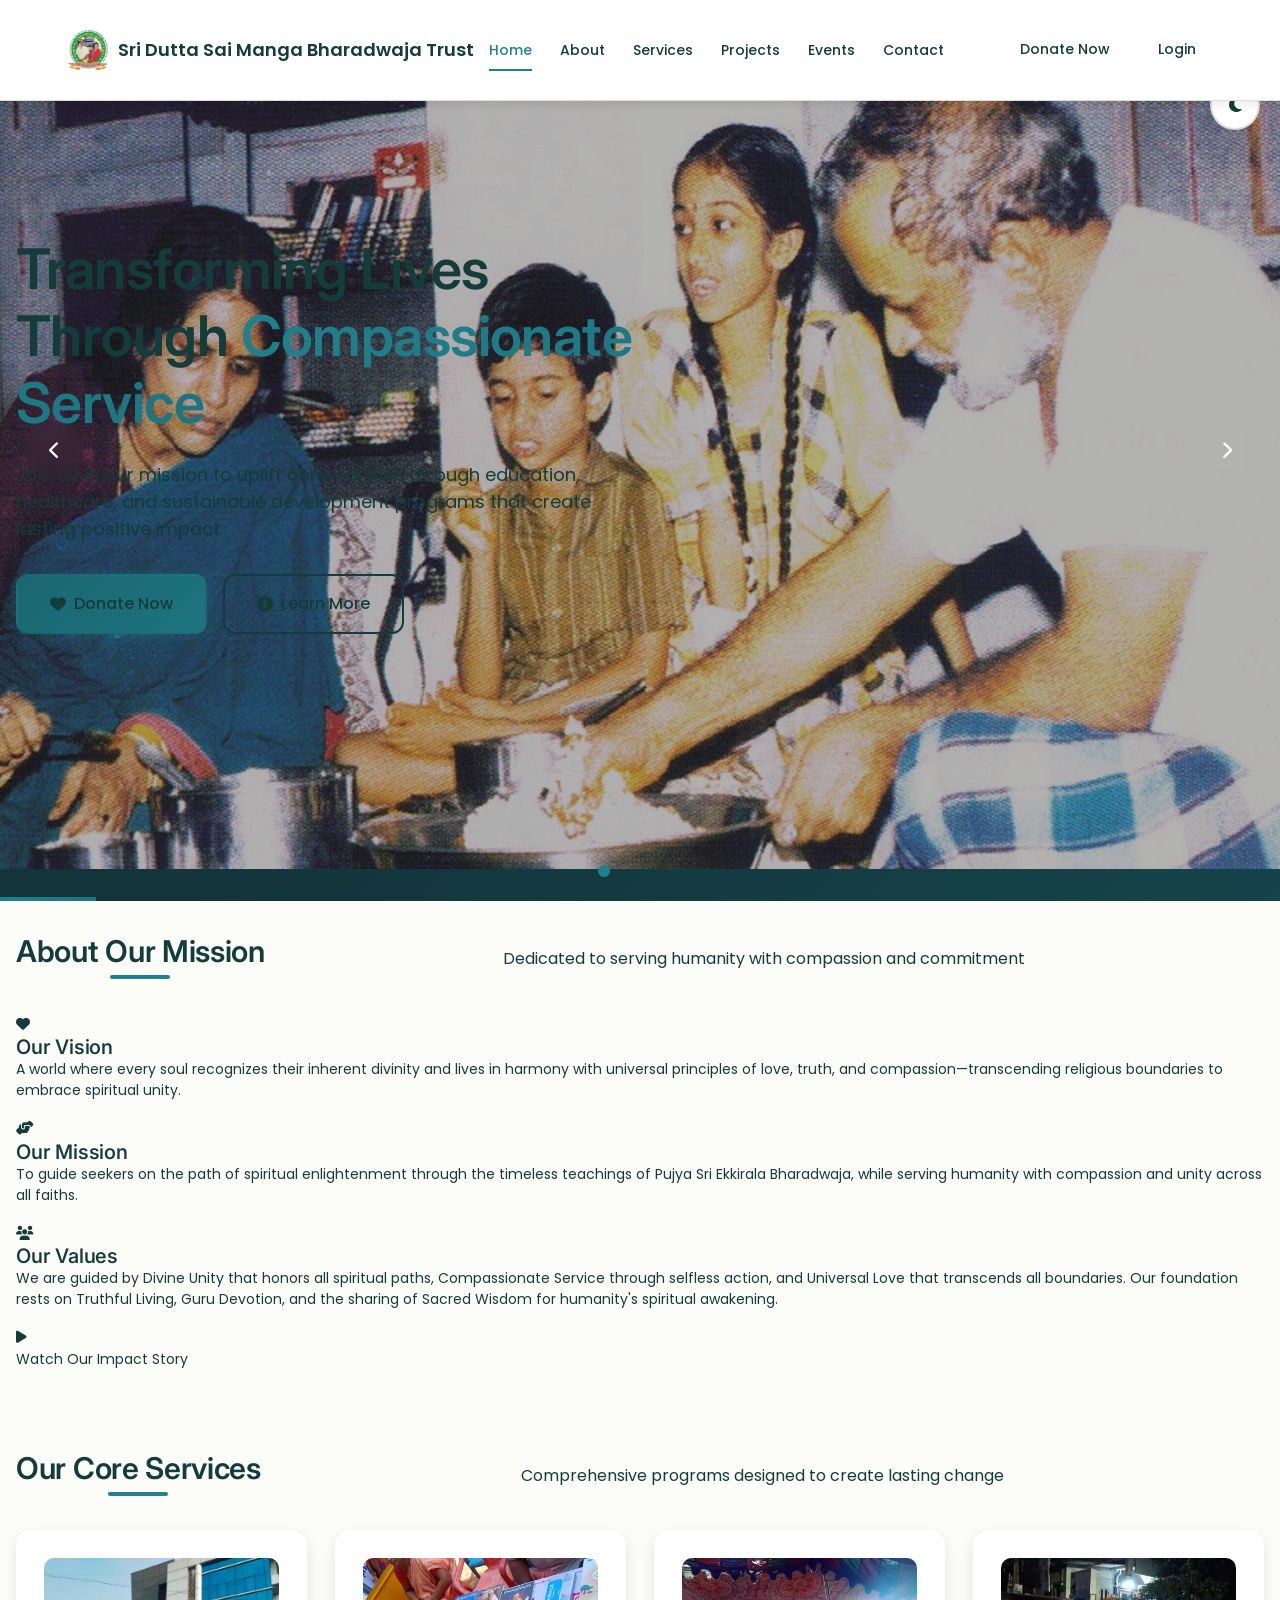
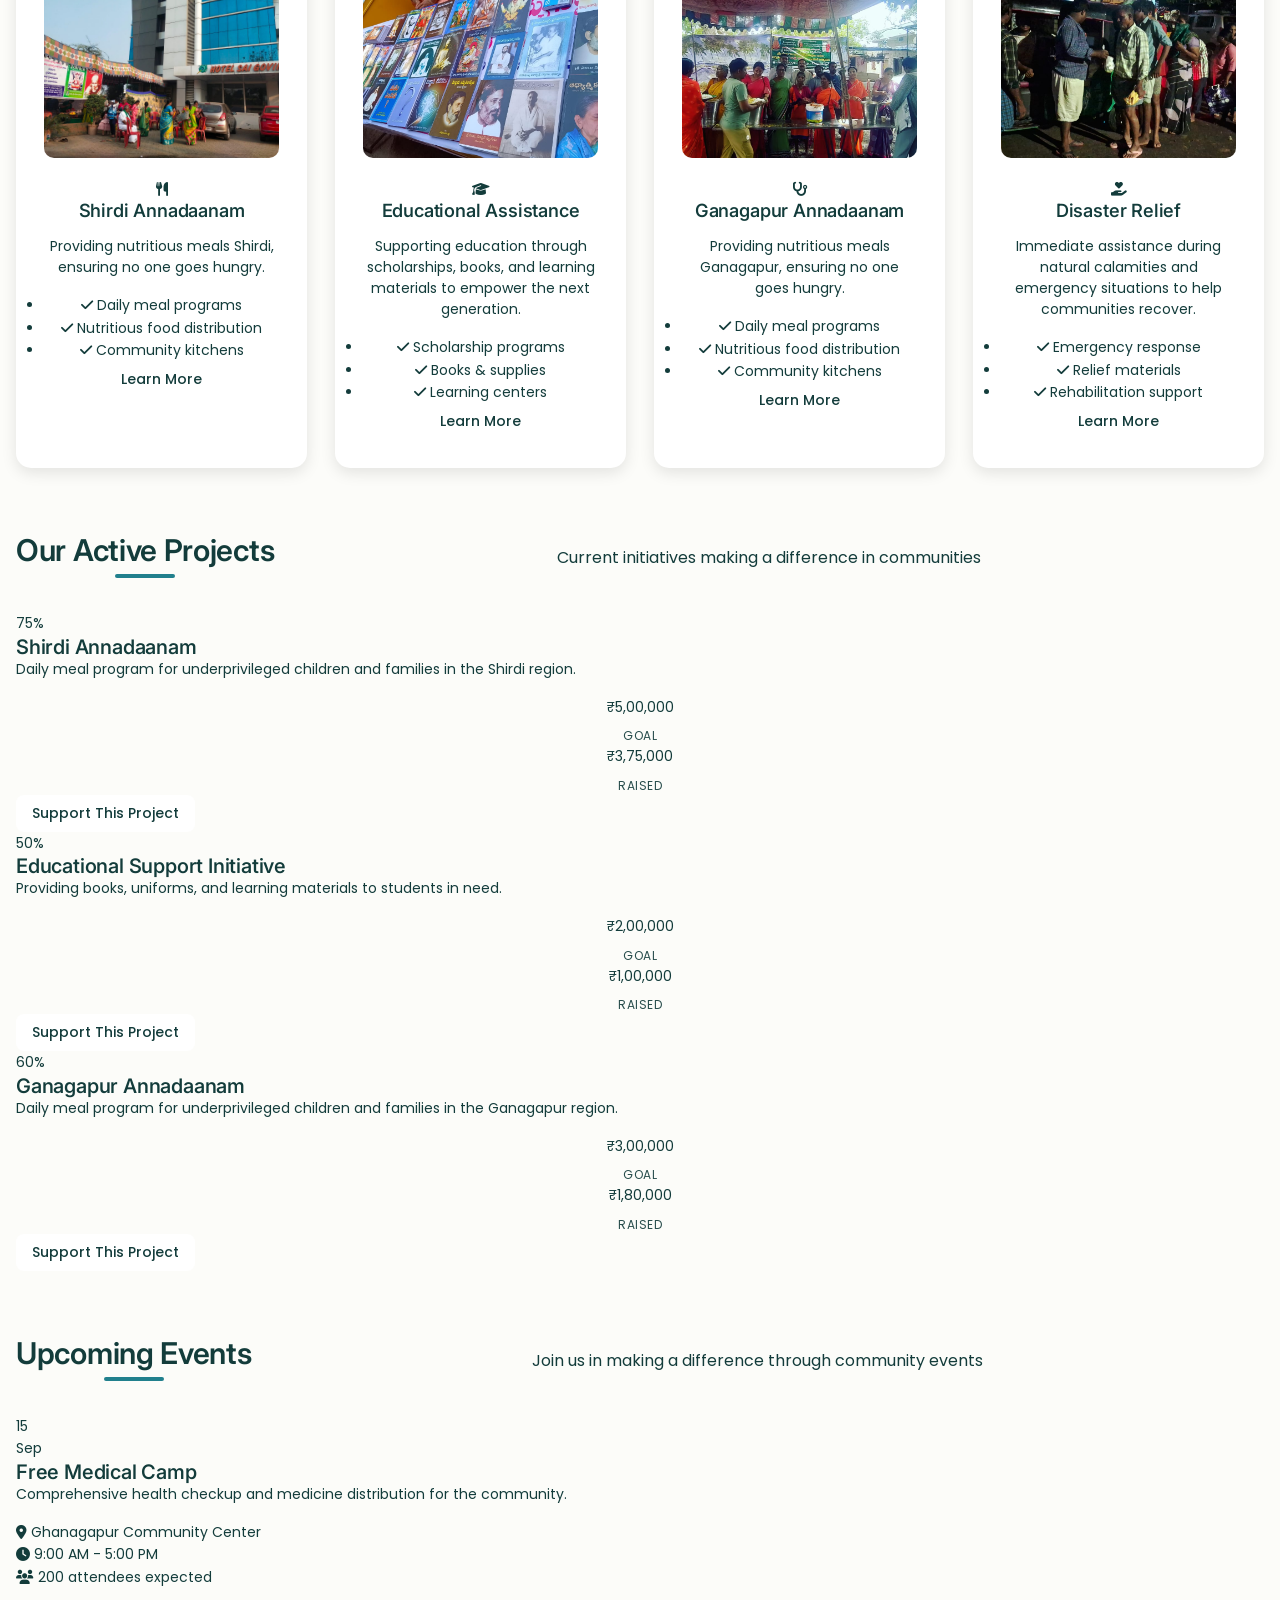
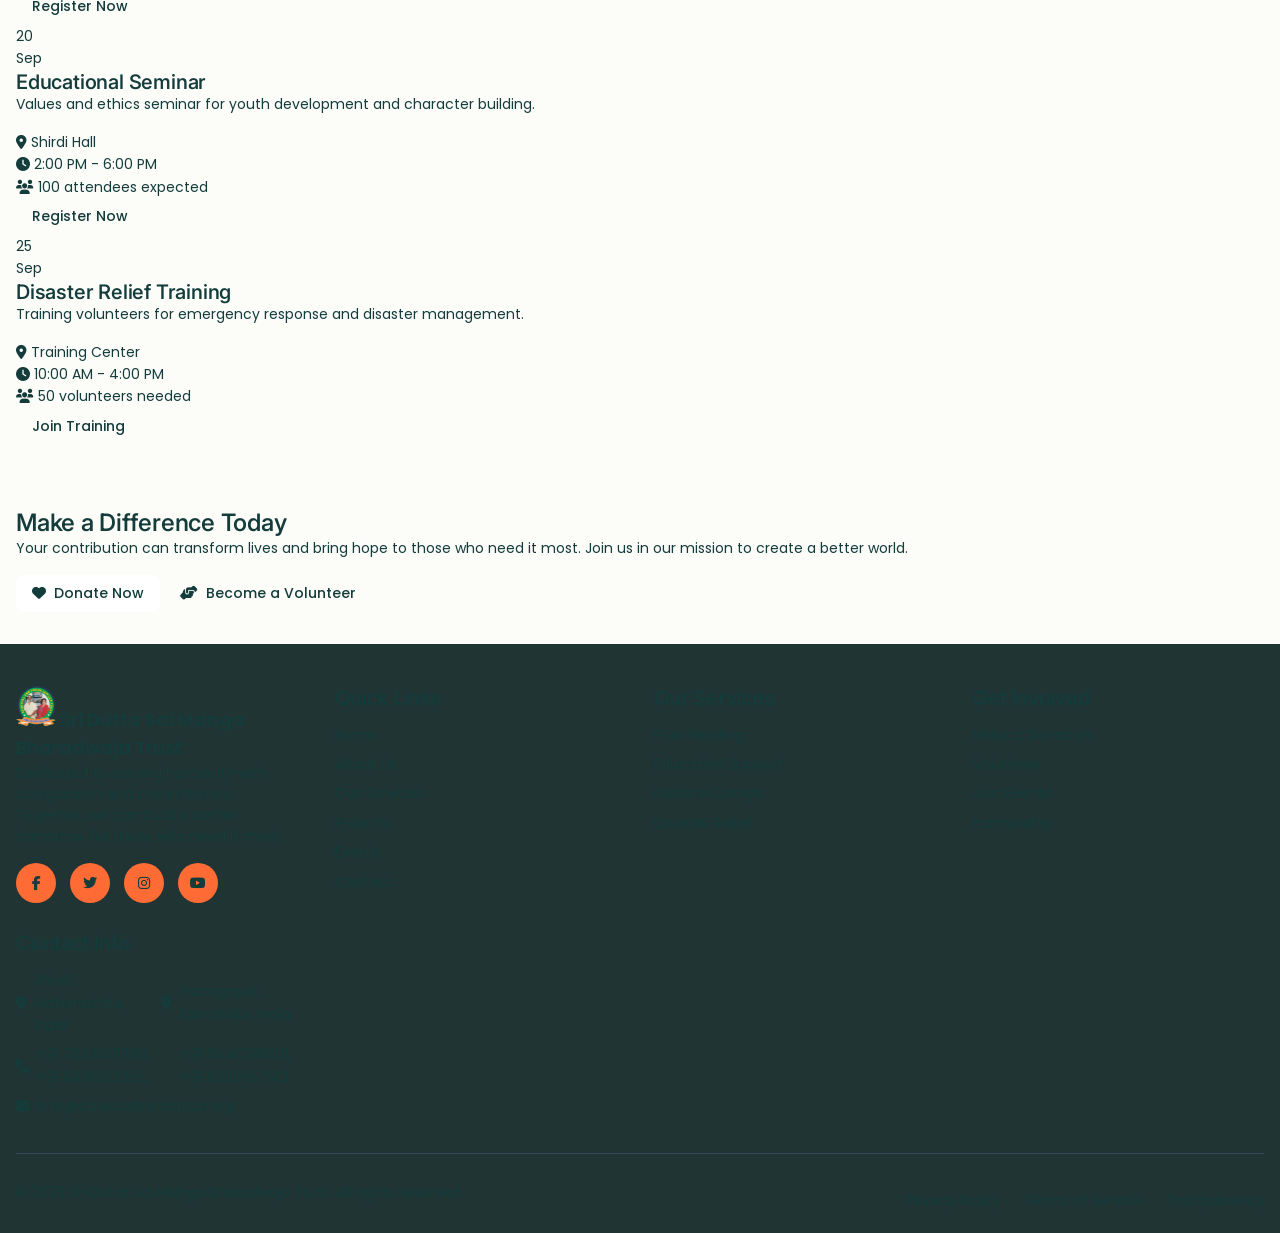
<file: index.html>
<!DOCTYPE html>
<html lang="en">
<head>
    <meta charset="UTF-8">
    <meta name="viewport" content="width=device-width, initial-scale=1.0">
    <title>Sri Dutta Sai Manga Bharadwaja</title>
    <meta name="description" content="Join Sai Seva Foundation in our mission to serve humanity through poor feeding programs, education support, medical camps, and disaster relief across India.">
    <link rel="stylesheet" href="css/common.css">
    <link rel="stylesheet" href="css/style.css">
    <link rel="stylesheet" href="css/hero-carousel-styles.css">
    <!-- THEME COMPATIBILITY - NEW -->
    <link rel="stylesheet" href="css/theme-compatibility.css">
    <link rel="preconnect" href="https://fonts.googleapis.com">
    <link rel="preconnect" href="https://fonts.gstatic.com" crossorigin>
    <link href="https://fonts.googleapis.com/css2?family=Inter:wght@300;400;500;600;700;800&family=Poppins:wght@400;500;600;700;800&display=swap" rel="stylesheet">
    <link rel="stylesheet" href="https://cdnjs.cloudflare.com/ajax/libs/font-awesome/6.4.0/css/all.min.css">

    <meta name="csrf-token" content="">
</head>
<body>
    <!-- Header -->
    <header class="header">
        <nav class="navbar">
            <div class="nav-container">
                <div class="nav-logo">
                    <img src="images/LogoNGO.png" alt="Sai Seva Foundation" class="logo-img">
                    <span class="logo-text">Sri Dutta Sai Manga Bharadwaja Trust</span>
                </div>
                
                <div class="nav-menu">
                    <a href="index.html" class="nav-link active">Home</a>
                    <a href="about.html" class="nav-link">About</a>
                    <a href="services.html" class="nav-link">Services</a>
                    <a href="projects.html" class="nav-link">Projects</a>
                    <a href="events.html" class="nav-link">Events</a>
                    <a href="contact.html" class="nav-link">Contact</a>
                    <div class="nav-actions">
                        <a href="donate.html" class="btn btn-primary">Donate Now</a>
                        <a href="login.html" class="btn btn-outline">Login</a>
                    </div>
                </div>
                
                <div class="hamburger">
                    <span></span>
                    <span></span>
                    <span></span>
                </div>
            </div>
        </nav>
    </header>

    <!-- Hero Section -->
    <section class="hero-carousel" aria-label="Hero carousel showcasing our mission">
        <div class="slide-overlay"></div>
                <div class="slide-content">
                    <div class="container">
                        <div class="slide-text">
                            <h1 class="slide-title">
                                <span class="title-line">Transforming Lives</span>
                                <span class="title-line">Through <span class="highlight">Compassionate Service</span></span>
                            </h1>
                            <p class="slide-description">
                                Join us in our mission to uplift communities through education, healthcare, and sustainable development programs that create lasting positive impact.
                            </p>
                            <div class="slide-actions">
                                <a href="./donate.html" class="btn btn--primary btn--large">
                                    <i class="fas fa-heart" aria-hidden="true"></i>
                                    Donate Now
                                </a>
                                <a href="./about.html" class="btn btn--secondary btn--large">
                                    <i class="fas fa-info-circle" aria-hidden="true"></i>
                                    Learn More
                                </a>
                            </div>
                        </div>
                    </div>
                </div>
        <!-- Carousel Slides -->
        <div class="carousel-slides" id="carousel-slides">
            <!-- Slide 1: Main Mission -->
            <div class="carousel-slide active" data-slide="0">
                <div class="slide-background">
                    <img src="./images/hero-01.jpg" alt="Volunteers helping children in education program" loading="eager">
                </div>
            </div>

            <!-- Slide 2: Education Focus -->
            <div class="carousel-slide" data-slide="1">
                <div class="slide-background">
                    <img src="./images/hero-2.jpg" alt="Children studying in our education center" loading="lazy">
                </div>
            </div>

            <!-- Slide 3: Healthcare Focus -->
            <div class="carousel-slide" data-slide="2">
                <div class="slide-background">
                    <img src="./images/hero-3.jpg" alt="Medical camp providing free healthcare" loading="lazy">
                </div>
            </div>

            <!-- Slide 4: Volunteer Call to Action -->
            <div class="carousel-slide" data-slide="3">
                <div class="slide-background">
                    <img src="./images/hero-4.jpg" alt="Happy volunteers working together in community service" loading="lazy">
                </div>
            </div>
        </div>
        
            <!-- Slide 5: Volunteer Call to Action -->
            <div class="carousel-slide" data-slide="4">
                <div class="slide-background">
                    <img src="./images/hero-5.jpg" alt="Happy volunteers working together in community service" loading="lazy">
                </div>
            </div>

        <!-- Carousel Navigation -->
        <div class="carousel-navigation">
            <!-- Previous/Next Buttons -->
            <button class="carousel-btn carousel-btn--prev" aria-label="Previous slide" id="prevBtn">
                <i class="fas fa-chevron-left" aria-hidden="true"></i>
            </button>
            <button class="carousel-btn carousel-btn--next" aria-label="Next slide" id="nextBtn">
                <i class="fas fa-chevron-right" aria-hidden="true"></i>
            </button>

            <!-- Slide Indicators -->
            <div class="carousel-indicators" role="tablist" aria-label="Carousel slide indicators">
                <button class="indicator active" aria-label="Go to slide 1" data-slide="0" role="tab" aria-selected="true"></button>
                <button class="indicator" aria-label="Go to slide 2" data-slide="1" role="tab" aria-selected="false"></button>
                <button class="indicator" aria-label="Go to slide 3" data-slide="2" role="tab" aria-selected="false"></button>
                <button class="indicator" aria-label="Go to slide 4" data-slide="3" role="tab" aria-selected="false"></button>
            </div>
        </div>

        <!-- Carousel Progress Bar -->
        <div class="carousel-progress">
            <div class="progress-bar" id="progressBar"></div>
        </div>

        <!-- Auto-play Control -->
        <button class="carousel-play-pause" aria-label="Pause auto-play" id="playPauseBtn">
            <i class="fas fa-pause" aria-hidden="true"></i>
        </button>
        </div>
    </section>

    <!-- About Section -->
    <section id="about" class="about">
        <div class="container">
            <div class="section-header">
                <h2 class="section-title">About Our Mission</h2>
                <p class="section-subtitle">
                    Dedicated to serving humanity with compassion and commitment
                </p>
            </div>
            
            <div class="about-content">
                <div class="about-text">
                    <div class="about-item">
                        <div class="about-icon">
                            <i class="fas fa-heart"></i>
                        </div>
                        <div class="about-info">
                            <h3>Our Vision</h3>
                            <p>A world where every soul recognizes their inherent divinity and lives in harmony with universal principles of love, truth, and compassion—transcending religious boundaries to embrace spiritual unity.</p>
                        </div>
                    </div>
                    
                    <div class="about-item">
                        <div class="about-icon">
                            <i class="fas fa-hands-helping"></i>
                        </div>
                        <div class="about-info">
                            <h3>Our Mission</h3>
                            <p>To guide seekers on the path of spiritual enlightenment through the timeless teachings of Pujya Sri Ekkirala Bharadwaja, while serving humanity with compassion and unity across all faiths.</p>
                        </div>
                    </div>
                    
                    <div class="about-item">
                        <div class="about-icon">
                            <i class="fas fa-users"></i>
                        </div>
                        <div class="about-info">
                            <h3>Our Values</h3>
                            <p>We are guided by Divine Unity that honors all spiritual paths, Compassionate Service through selfless action, and Universal Love that transcends all boundaries. Our foundation rests on Truthful Living, Guru Devotion, and the sharing of Sacred Wisdom for humanity's spiritual awakening.</p>
                        </div>
                    </div>
                </div>
                
                <div class="about-video">
                    <div class="video-placeholder">
                        <i class="fas fa-play"></i>
                        <p>Watch Our Impact Story</p>
                    </div>
                </div>
            </div>
        </div>
    </section>

    <!-- Services Section -->
    <section id="services" class="services">
        <div class="container">
            <div class="section-header">
                <h2 class="section-title">Our Core Services</h2>
                <p class="section-subtitle">
                    Comprehensive programs designed to create lasting change
                </p>
            </div>

            <div class="services-grid">
                <div class="service-card">
                    <div class="service-icon">
                        <img src="images/shirdi3.jpg" alt="Poor Feeding" class="service-image">
                        <div class="service-overlay">
                            <i class="fas fa-utensils"></i>
                        </div>
                    </div>
                    <div class="service-content">
                        <h3>Shirdi Annadaanam</h3>
                        <p>Providing nutritious meals Shirdi, ensuring no one goes hungry.</p>
                        <ul class="service-features">
                            <li><i class="fas fa-check"></i> Daily meal programs</li>
                            <li><i class="fas fa-check"></i> Nutritious food distribution</li>
                            <li><i class="fas fa-check"></i> Community kitchens</li>
                        </ul>
                        <a href="services.html#feeding" class="btn btn-outline">Learn More</a>
                    </div>
                </div>

                <div class="service-card">
                    <div class="service-icon">
                        <img src="images/education.jpg" alt="Education" class="service-image">
                        <div class="service-overlay">
                            <i class="fas fa-graduation-cap"></i>
                        </div>
                    </div>
                    <div class="service-content">
                        <h3>Educational Assistance</h3>
                        <p>Supporting education through scholarships, books, and learning materials to empower the next generation.</p>
                        <ul class="service-features">
                            <li><i class="fas fa-check"></i> Scholarship programs</li>
                            <li><i class="fas fa-check"></i> Books & supplies</li>
                            <li><i class="fas fa-check"></i> Learning centers</li>
                        </ul>
                        <a href="services.html#education" class="btn btn-outline">Learn More</a>
                    </div>
                </div>

                <div class="service-card">
                    <div class="service-icon">
                        <img src="images/ganagapur1.jpg" alt="Medical Camp" class="service-image">
                        <div class="service-overlay">
                            <i class="fas fa-stethoscope"></i>
                        </div>
                    </div>
                    <div class="service-content">
                        <h3>Ganagapur Annadaanam</h3>
                        <p>Providing nutritious meals Ganagapur, ensuring no one goes hungry.</p>
                        <ul class="service-features">
                            <li><i class="fas fa-check"></i> Daily meal programs</li>
                            <li><i class="fas fa-check"></i> Nutritious food distribution</li>
                            <li><i class="fas fa-check"></i> Community kitchens</li>
                        </ul>
                        <a href="services.html#medical" class="btn btn-outline">Learn More</a>
                    </div>
                </div>

                <div class="service-card">
                    <div class="service-icon">
                        <img src="images/disaster1.jpg" alt="Disaster Relief" class="service-image">
                        <div class="service-overlay">
                            <i class="fas fa-hand-holding-heart"></i>
                        </div>
                    </div>
                    <div class="service-content">
                        <h3>Disaster Relief</h3>
                        <p>Immediate assistance during natural calamities and emergency situations to help communities recover.</p>
                        <ul class="service-features">
                            <li><i class="fas fa-check"></i> Emergency response</li>
                            <li><i class="fas fa-check"></i> Relief materials</li>
                            <li><i class="fas fa-check"></i> Rehabilitation support</li>
                        </ul>
                        <a href="services.html#disaster" class="btn btn-outline">Learn More</a>
                    </div>
                </div>
            </div>
        </div>
    </section>

    <!-- Projects Section -->
    <section id="projects" class="projects">
        <div class="container">
            <div class="section-header">
                <h2 class="section-title">Our Active Projects</h2>
                <p class="section-subtitle">
                    Current initiatives making a difference in communities
                </p>
            </div>

            <div class="projects-grid">
                <div class="project-card">
                    <div class="project-progress">
                        <div class="progress-circle" data-progress="75">
                            <div class="progress-fill"></div>
                            <div class="progress-text">75%</div>
                        </div>
                    </div>
                    <div class="project-content">
                        <h3>Shirdi Annadaanam</h3>
                        <p>Daily meal program for underprivileged children and families in the Shirdi region.</p>
                        <div class="project-stats">
                            <div class="stat">
                                <span class="stat-value">₹5,00,000</span>
                                <span class="stat-label">Goal</span>
                            </div>
                            <div class="stat">
                                <span class="stat-value">₹3,75,000</span>
                                <span class="stat-label">Raised</span>
                            </div>
                        </div>
                        <a href="donate.html?project=shirdi-feeding" class="btn btn-primary">Support This Project</a>
                    </div>
                </div>

                <div class="project-card">
                    <div class="project-progress">
                        <div class="progress-circle" data-progress="50">
                            <div class="progress-fill"></div>
                            <div class="progress-text">50%</div>
                        </div>
                    </div>
                    <div class="project-content">
                        <h3>Educational Support Initiative</h3>
                        <p>Providing books, uniforms, and learning materials to students in need.</p>
                        <div class="project-stats">
                            <div class="stat">
                                <span class="stat-value">₹2,00,000</span>
                                <span class="stat-label">Goal</span>
                            </div>
                            <div class="stat">
                                <span class="stat-value">₹1,00,000</span>
                                <span class="stat-label">Raised</span>
                            </div>
                        </div>
                        <a href="donate.html?project=education" class="btn btn-primary">Support This Project</a>
                    </div>
                </div>

                <div class="project-card">
                    <div class="project-progress">
                        <div class="progress-circle" data-progress="60">
                            <div class="progress-fill"></div>
                            <div class="progress-text">60%</div>
                        </div>
                    </div>
                    <div class="project-content">
                        <h3>Ganagapur Annadaanam</h3>
                        <p>Daily meal program for underprivileged children and families in the Ganagapur region.</p>
                        <div class="project-stats">
                            <div class="stat">
                                <span class="stat-value">₹3,00,000</span>
                                <span class="stat-label">Goal</span>
                            </div>
                            <div class="stat">
                                <span class="stat-value">₹1,80,000</span>
                                <span class="stat-label">Raised</span>
                            </div>
                        </div>
                        <a href="donate.html?project=medical" class="btn btn-primary">Support This Project</a>
                    </div>
                </div>
            </div>
        </div>
    </section>

    <!-- Events Section -->
    <section id="events" class="events">
        <div class="container">
            <div class="section-header">
                <h2 class="section-title">Upcoming Events</h2>
                <p class="section-subtitle">
                    Join us in making a difference through community events
                </p>
            </div>

            <div class="events-grid">
                <div class="event-card">
                    <div class="event-date">
                        <div class="event-day">15</div>
                        <div class="event-month">Sep</div>
                    </div>
                    <div class="event-content">
                        <h3>Free Medical Camp</h3>
                        <p>Comprehensive health checkup and medicine distribution for the community.</p>
                        <div class="event-details">
                            <div class="event-detail">
                                <i class="fas fa-map-marker-alt"></i>
                                <span>Ghanagapur Community Center</span>
                            </div>
                            <div class="event-detail">
                                <i class="fas fa-clock"></i>
                                <span>9:00 AM - 5:00 PM</span>
                            </div>
                            <div class="event-detail">
                                <i class="fas fa-users"></i>
                                <span>200 attendees expected</span>
                            </div>
                        </div>
                        <a href="#" class="btn btn-outline">Register Now</a>
                    </div>
                </div>

                <div class="event-card">
                    <div class="event-date">
                        <div class="event-day">20</div>
                        <div class="event-month">Sep</div>
                    </div>
                    <div class="event-content">
                        <h3>Educational Seminar</h3>
                        <p>Values and ethics seminar for youth development and character building.</p>
                        <div class="event-details">
                            <div class="event-detail">
                                <i class="fas fa-map-marker-alt"></i>
                                <span>Shirdi Hall</span>
                            </div>
                            <div class="event-detail">
                                <i class="fas fa-clock"></i>
                                <span>2:00 PM - 6:00 PM</span>
                            </div>
                            <div class="event-detail">
                                <i class="fas fa-users"></i>
                                <span>100 attendees expected</span>
                            </div>
                        </div>
                        <a href="#" class="btn btn-outline">Register Now</a>
                    </div>
                </div>

                <div class="event-card">
                    <div class="event-date">
                        <div class="event-day">25</div>
                        <div class="event-month">Sep</div>
                    </div>
                    <div class="event-content">
                        <h3>Disaster Relief Training</h3>
                        <p>Training volunteers for emergency response and disaster management.</p>
                        <div class="event-details">
                            <div class="event-detail">
                                <i class="fas fa-map-marker-alt"></i>
                                <span>Training Center</span>
                            </div>
                            <div class="event-detail">
                                <i class="fas fa-clock"></i>
                                <span>10:00 AM - 4:00 PM</span>
                            </div>
                            <div class="event-detail">
                                <i class="fas fa-users"></i>
                                <span>50 volunteers needed</span>
                            </div>
                        </div>
                        <a href="#" class="btn btn-outline">Join Training</a>
                    </div>
                </div>
            </div>
        </div>
    </section>

    <!-- CTA Section -->
    <section class="cta">
        <div class="container">
            <div class="cta-content">
                <div class="cta-text">
                    <h2>Make a Difference Today</h2>
                    <p>Your contribution can transform lives and bring hope to those who need it most. Join us in our mission to create a better world.</p>
                </div>
                <div class="cta-actions">
                    <a href="donate.html" class="btn btn-primary btn-large">
                        <i class="fas fa-heart"></i>
                        Donate Now
                    </a>
                    <a href="#" class="btn btn-outline btn-large volunteer-btn">
                        <i class="fas fa-hands-helping"></i>
                        Become a Volunteer
                    </a>
                </div>
            </div>
        </div>
    </section>

    <!-- Footer -->
    <footer class="footer">
        <div class="container">
            <div class="footer-content">
                <div class="footer-section">
                    <div class="footer-logo">
                        <img src="images/LogoNGO.png" alt="Sai Seva Foundation" class="logo-img">
                        <span class="logo-text">Sri Dutta Sai Manga Bharadwaja Trust</span>
                    </div>
                    <p class="footer-description">
                        Dedicated to serving humanity with compassion and commitment. Together, we can build a better tomorrow for those who need it most.
                    </p>
                    <div class="social-links">
                        <a href="#" class="social-link"><i class="fab fa-facebook-f"></i></a>
                        <a href="#" class="social-link"><i class="fab fa-twitter"></i></a>
                        <a href="#" class="social-link"><i class="fab fa-instagram"></i></a>
                        <a href="#" class="social-link"><i class="fab fa-youtube"></i></a>
                    </div>
                </div>

                <div class="footer-section">
                    <h3>Quick Links</h3>
                    <ul class="footer-links">
                        <li><a href="#home">Home</a></li>
                        <li><a href="about.html">About Us</a></li>
                        <li><a href="services.html">Our Services</a></li>
                        <li><a href="#projects">Projects</a></li>
                        <li><a href="#events">Events</a></li>
                        <li><a href="contact.html">Contact</a></li>
                    </ul>
                </div>

                <div class="footer-section">
                    <h3>Our Services</h3>
                    <ul class="footer-links">
                        <li><a href="services.html#feeding">Poor Feeding</a></li>
                        <li><a href="services.html#education">Education Support</a></li>
                        <li><a href="services.html#medical">Medical Camps</a></li>
                        <li><a href="services.html#disaster">Disaster Relief</a></li>
                    </ul>
                </div>

                <div class="footer-section">
                    <h3>Get Involved</h3>
                    <ul class="footer-links">
                        <li><a href="donate.html">Make a Donation</a></li>
                        <li><a href="#volunteer">Volunteer</a></li>
                        <li><a href="#events">Join Events</a></li>
                        <li><a href="#partnership">Partnership</a></li>
                    </ul>
                </div>

                <div class="footer-section">
                    <h3>Contact Info</h3>
                    <div class="contact-info">
                        <div class="contact-item">
                            <i class="fas fa-map-marker-alt"></i>
                            <span>Shirdi, Maharashtra, India</span><br>
                            <i class="fas fa-map-marker-alt"></i>
                            <span>Ganagapur, Karnataka, India</span>
                            
                        </div>
                        <div class="contact-item">
                            <i class="fas fa-phone"></i>
                            <span>+91 7893601789, +91 9491062255,</span><br>
                            <span>+91 9440916031, +91 9398557142</span>
                        </div>
                        <div class="contact-item">
                            <i class="fas fa-envelope"></i>
                            <span>info@saisevafoundation.org</span>
                        </div>
                    </div>
                </div>
            </div>

            <div class="footer-bottom">
                <div class="footer-bottom-content">
                    <p>&copy; 2025 Sri Dutta Sai Manga Bharadwaja Trust. All rights reserved.</p>
                    <div class="footer-bottom-links">
                        <a href="policy.html">Privacy Policy</a>
                        <a href="terms.html">Terms of Service</a>
                        <a href="#transparency">Transparency</a>
                    </div>
                </div>
            </div>
        </div>
    </footer>

    <!-- Scripts -->
    <script src="js/main.js"></script>
    <script src="js/hero-carousel-script.js"></script>
    <!-- THEME SWITCHER - NEW -->
    <script src="js/theme-switcher.js"></script>
    <script>
        // Initialize CSRF token
        document.addEventListener('DOMContentLoaded', async function() {
            try {
                const response = await fetch('/api/auth.php?action=csrf_token');
                const data = await response.json();
                document.querySelector('meta[name="csrf-token"]').setAttribute('content', data.csrf_token);
            } catch (error) {
                console.error('Failed to initialize CSRF token:', error);
            }
            
            // Initialize mobile menu
            const hamburger = document.querySelector('.hamburger');
            const navMenu = document.querySelector('.nav-menu');
            
            if (hamburger && navMenu) {
                hamburger.addEventListener('click', () => {
                    hamburger.classList.toggle('active');
                    navMenu.classList.toggle('active');
                });
                
                // Close menu when clicking on links
                navMenu.querySelectorAll('a').forEach(link => {
                    link.addEventListener('click', () => {
                        hamburger.classList.remove('active');
                        navMenu.classList.remove('active');
                    });
                });
            }
        });
    </script>
</body>
</html>
</file>
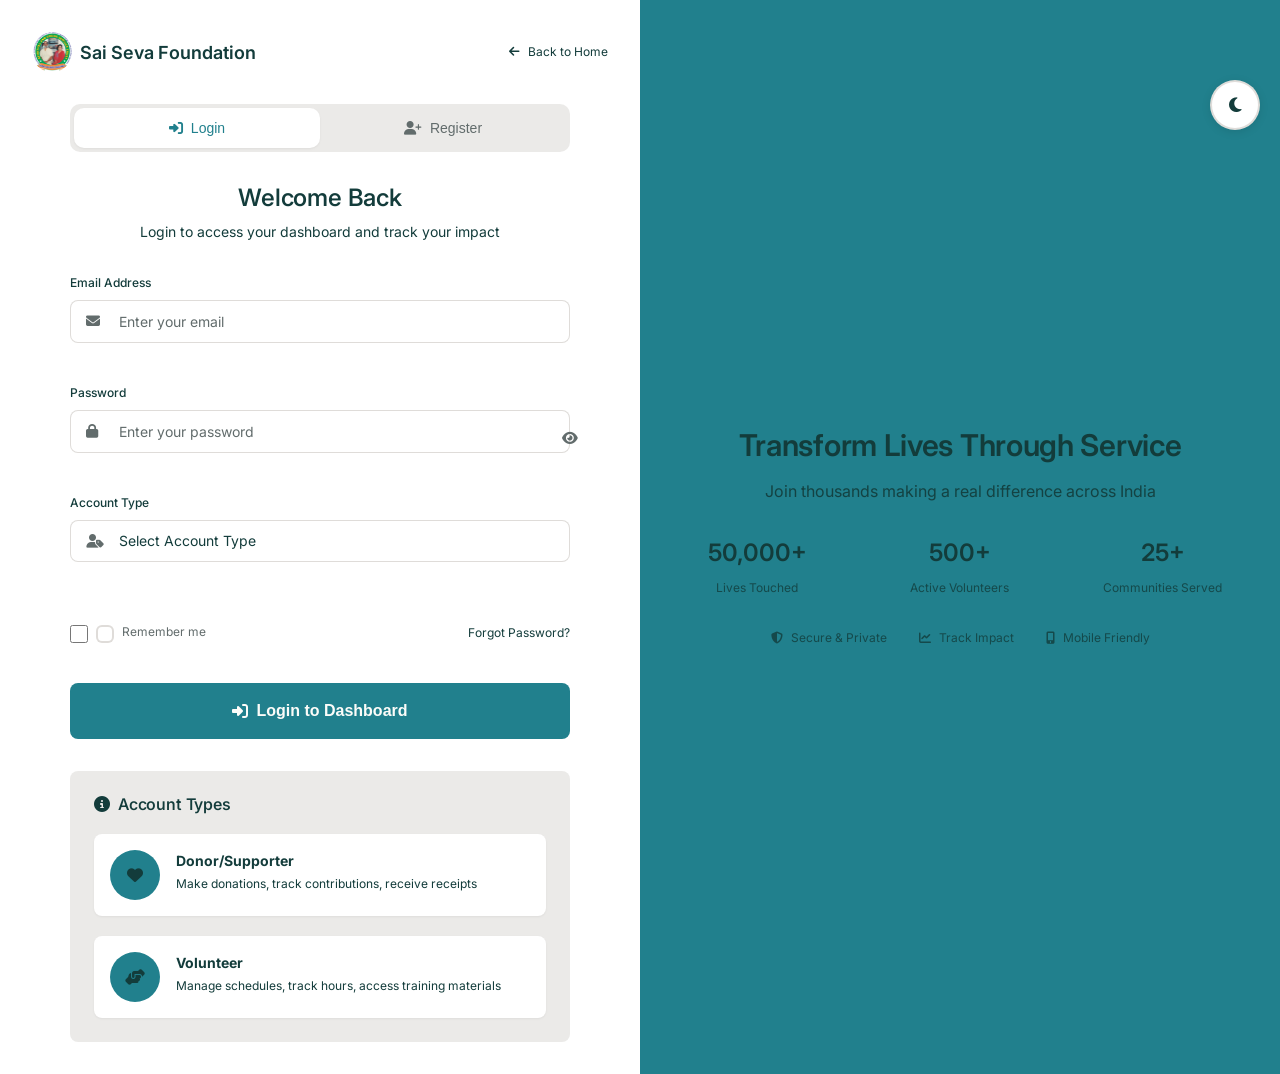
<file: admin-dashboard.html>
<!DOCTYPE html>
<html lang="en">
<head>
    <meta charset="UTF-8">
    <meta name="viewport" content="width=device-width, initial-scale=1.0">
    <title>Admin Dashboard - Sri Dutta Sai Manga Bharadwaja</title>
    <meta name="description" content="Admin dashboard for managing NGO operations, donations, volunteers, and programs.">
    <link rel="stylesheet" href="css/common.css">
    <link rel="stylesheet" href="css/admin.css">
    <link rel="stylesheet" href="css/theme-compatibility.css">
    <link rel="preconnect" href="https://fonts.googleapis.com">
<link rel="preconnect" href="https://fonts.gstatic.com" crossorigin>
<link href="https://fonts.googleapis.com/css2?family=Inter:wght@300;400;500;600;700;800&family=Poppins:wght@400;500;600;700;800&display=swap" rel="stylesheet">
<link rel="stylesheet" href="https://cdnjs.cloudflare.com/ajax/libs/font-awesome/6.4.0/css/all.min.css">

    <meta name="csrf-token" content="">
    
    <style>
        /* Enhanced Admin Dashboard Styles */
        .filters-section {
            background: var(--color-surface);
            padding: 1.5rem;
            border-radius: 8px;
            margin-bottom: 1.5rem;
            border: 1px solid var(--color-border);
        }
        
        .filters {
            display: grid;
            grid-template-columns: repeat(auto-fit, minmax(200px, 1fr));
            gap: 1rem;
            align-items: end;
        }
        
        .filter-group {
            display: flex;
            flex-direction: column;
        }
        
        .filter-group label {
            font-size: 0.875rem;
            font-weight: 500;
            margin-bottom: 0.5rem;
            color: var(--color-text);
        }
        
        .filter-group input,
        .filter-group select {
            padding: 0.75rem;
            border: 1px solid var(--color-border);
            border-radius: 6px;
            background: var(--color-surface);
            color: var(--color-text);
            font-size: 0.875rem;
        }
        
        .action-buttons {
            display: flex;
            gap: 0.5rem;
        }
        
        .action-buttons .btn {
            padding: 0.375rem 0.5rem;
        }
        
        .status {
            padding: 0.25rem 0.75rem;
            border-radius: 16px;
            font-size: 0.75rem;
            font-weight: 500;
            text-transform: capitalize;
        }
        
        .status-success {
            background: rgba(var(--color-success-rgb), 0.1);
            color: var(--color-success);
            border: 1px solid rgba(var(--color-success-rgb), 0.2);
        }
        
        .status-warning {
            background: rgba(var(--color-warning-rgb), 0.1);
            color: var(--color-warning);
            border: 1px solid rgba(var(--color-warning-rgb), 0.2);
        }
        
        .status-error {
            background: rgba(var(--color-error-rgb), 0.1);
            color: var(--color-error);
            border: 1px solid rgba(var(--color-error-rgb), 0.2);
        }
        
        .donor-info {
            display: flex;
            flex-direction: column;
        }
        
        .donor-info strong {
            font-weight: 500;
            color: var(--color-text);
        }
        
        .donor-info small {
            color: var(--color-text-secondary);
            font-size: 0.75rem;
        }
        
        .amount {
            font-weight: 600;
            color: var(--color-primary);
        }
        
        .table-container {
            background: var(--color-surface);
            border-radius: 8px;
            border: 1px solid var(--color-border);
            overflow: hidden;
            margin-bottom: 1.5rem;
        }
        
        .data-table {
            width: 100%;
            border-collapse: collapse;
        }
        
        .data-table th,
        .data-table td {
            padding: 1rem;
            text-align: left;
            border-bottom: 1px solid var(--color-border);
        }
        
        .data-table th {
            background: var(--color-secondary);
            font-weight: 600;
            color: var(--color-text);
        }
        
        .data-table tbody tr:hover {
            background: var(--color-secondary);
        }
        
        .no-data {
            text-align: center;
            padding: 3rem 1rem;
        }
        
        .no-data-content {
            display: flex;
            flex-direction: column;
            align-items: center;
            gap: 1rem;
        }
        
        .no-data-content i {
            font-size: 3rem;
            color: var(--color-text-secondary);
        }
        
        .loading-spinner {
            text-align: center;
            padding: 2rem;
            color: var(--color-text-secondary);
        }
        
        .loading-spinner i {
            margin-right: 0.5rem;
        }
        
        .pagination {
            margin-top: 1.5rem;
        }
        
        .pagination-controls {
            display: flex;
            justify-content: space-between;
            align-items: center;
            padding: 1rem;
            background: var(--color-surface);
            border-radius: 8px;
            border: 1px solid var(--color-border);
        }
        
        .pagination-info {
            color: var(--color-text-secondary);
            font-size: 0.875rem;
        }
        
        .pagination-buttons {
            display: flex;
            gap: 0.5rem;
        }
        
        .pagination-buttons .btn {
            min-width: 40px;
            height: 36px;
            padding: 0.375rem 0.75rem;
        }
        
        /* Mobile responsive */
        @media (max-width: 768px) {
            .filters {
                grid-template-columns: 1fr;
            }
            
            .action-buttons {
                flex-direction: column;
                gap: 0.25rem;
            }
            
            .action-buttons .btn {
                width: 100%;
                justify-content: center;
            }
            
            .pagination-controls {
                flex-direction: column;
                gap: 1rem;
            }
            
            .table-container {
                overflow-x: auto;
            }
            
            .data-table {
                min-width: 600px;
            }
        }
    </style>
</head>
<body class="dashboard-body">
    <!-- Dashboard Container -->
    <div class="dashboard-container">
        <!-- Sidebar -->
        <aside class="sidebar">
            <div class="sidebar-header">
                <div class="sidebar-logo">
                    <img src="images/LogoNGO.png" alt="Sai Seva Foundation" class="logo-img">
                    <span class="logo-text">Sri Dutta Sai Manga Bharadwaja Trust</span>
                </div>
                <button class="sidebar-toggle">
                    <i class="fas fa-bars"></i>
                </button>
            </div>

            <nav class="sidebar-nav">
                <ul class="nav-menu">
                    <li class="nav-item">
                        <a href="#dashboard" class="nav-link active" data-tab="dashboard">
                            <i class="fas fa-tachometer-alt"></i>
                            <span>Dashboard</span>
                        </a>
                    </li>
                    <li class="nav-item">
                        <a href="#donations" class="nav-link" data-tab="donations">
                            <i class="fas fa-heart"></i>
                            <span>Donations</span>
                            <span class="nav-badge">12</span>
                        </a>
                    </li>
                    <li class="nav-item">
                        <a href="#volunteers" class="nav-link" data-tab="volunteers">
                            <i class="fas fa-hands-helping"></i>
                            <span>Volunteers</span>
                        </a>
                    </li>
                    <li class="nav-item">
                        <a href="#projects" class="nav-link" data-tab="projects">
                            <i class="fas fa-project-diagram"></i>
                            <span>Projects</span>
                        </a>
                    </li>
                    <li class="nav-item">
                        <a href="#events" class="nav-link" data-tab="events">
                            <i class="fas fa-calendar-alt"></i>
                            <span>Events</span>
                        </a>
                    </li>
                    <li class="nav-item">
                        <a href="#reports" class="nav-link" data-tab="reports">
                            <i class="fas fa-chart-bar"></i>
                            <span>Reports</span>
                        </a>
                    </li>
                    <li class="nav-item">
                        <a href="#users" class="nav-link" data-tab="users">
                            <i class="fas fa-users"></i>
                            <span>Users</span>
                        </a>
                    </li>
                    <li class="nav-item">
                        <a href="#settings" class="nav-link" data-tab="settings">
                            <i class="fas fa-cog"></i>
                            <span>Settings</span>
                        </a>
                    </li>
                </ul>
            </nav>

            <div class="sidebar-footer">
                <div class="user-profile">
                    <div class="user-avatar">
                        <div class="avatar-placeholder">A</div>
                    </div>
                    <div class="user-info">
                        <div class="user-name">Admin User</div>
                        <div class="user-role">Administrator</div>
                    </div>
                    <div class="user-menu">
                        <button class="user-menu-toggle">
                            <i class="fas fa-chevron-up"></i>
                        </button>
                        <div class="user-dropdown">
                            <a href="#profile" class="dropdown-item">
                                <i class="fas fa-user"></i>
                                Profile
                            </a>
                            <a href="#logout" class="dropdown-item" id="logoutBtn">
                                <i class="fas fa-sign-out-alt"></i>
                                Logout
                            </a>
                        </div>
                    </div>
                </div>
            </div>
        </aside>

        <!-- Main Content -->
        <main class="main-content">
            <!-- Top Bar -->
            <header class="top-bar">
                <div class="top-bar-left">
                    <button class="mobile-sidebar-toggle">
                        <i class="fas fa-bars"></i>
                    </button>
                    <div class="breadcrumb">
                        <span id="current-section">Dashboard</span>
                    </div>
                </div>

                <div class="top-bar-right">
                    <div class="search-box">
                        <input type="text" placeholder="Search donations, volunteers, users..." class="search-input">
                        <button class="search-btn">
                            <i class="fas fa-search"></i>
                        </button>
                    </div>

                    <div class="notifications">
                        <button class="notification-btn">
                            <i class="fas fa-bell"></i>
                            <span class="notification-count">3</span>
                        </button>
                    </div>
                </div>
            </header>

            <!-- Content Area -->
            <div class="content-area">
                <!-- Dashboard Tab -->
                <div id="dashboard-content" class="tab-content active">
                    <!-- Stats Overview -->
                    <div class="stats-grid">
                        <div class="stat-card">
                            <div class="stat-icon">
                                <i class="fas fa-heart"></i>
                            </div>
                            <div class="stat-info">
                                <div class="stat-number" data-target="150000">0</div>
                                <div class="stat-label">Total Donations (₹)</div>
                                <div class="stat-change positive">
                                    <i class="fas fa-arrow-up"></i>
                                    12% this month
                                </div>
                            </div>
                        </div>

                        <div class="stat-card">
                            <div class="stat-icon">
                                <i class="fas fa-users"></i>
                            </div>
                            <div class="stat-info">
                                <div class="stat-number" data-target="500">0</div>
                                <div class="stat-label">Active Volunteers</div>
                                <div class="stat-change positive">
                                    <i class="fas fa-arrow-up"></i>
                                    8% this month
                                </div>
                            </div>
                        </div>

                        <div class="stat-card">
                            <div class="stat-icon">
                                <i class="fas fa-project-diagram"></i>
                            </div>
                            <div class="stat-info">
                                <div class="stat-number" data-target="25">0</div>
                                <div class="stat-label">Active Projects</div>
                                <div class="stat-change neutral">
                                    <i class="fas fa-minus"></i>
                                    No change
                                </div>
                            </div>
                        </div>

                        <div class="stat-card">
                            <div class="stat-icon">
                                <i class="fas fa-hand-holding-heart"></i>
                            </div>
                            <div class="stat-info">
                                <div class="stat-number" data-target="50000">0</div>
                                <div class="stat-label">Lives Impacted</div>
                                <div class="stat-change positive">
                                    <i class="fas fa-arrow-up"></i>
                                    15% this month
                                </div>
                            </div>
                        </div>
                    </div>

                    <!-- Recent Activity -->
                    <div class="dashboard-grid">
                        <div class="dashboard-card">
                            <div class="card-header">
                                <h3>Recent Donations</h3>
                                <a href="#" class="view-all-link" data-tab="donations">View All</a>
                            </div>
                            <div class="card-content">
                                <div class="activity-list">
                                    <div class="activity-item">
                                        <div class="activity-avatar">
                                            <i class="fas fa-heart"></i>
                                        </div>
                                        <div class="activity-info">
                                            <div class="activity-title">Rajesh Kumar</div>
                                            <div class="activity-meta">₹5,000 • 2 hours ago</div>
                                        </div>
                                        <div class="activity-status success">Completed</div>
                                    </div>

                                    <div class="activity-item">
                                        <div class="activity-avatar">
                                            <i class="fas fa-heart"></i>
                                        </div>
                                        <div class="activity-info">
                                            <div class="activity-title">Priya Sharma</div>
                                            <div class="activity-meta">₹2,000 • 4 hours ago</div>
                                        </div>
                                        <div class="activity-status success">Completed</div>
                                    </div>

                                    <div class="activity-item">
                                        <div class="activity-avatar">
                                            <i class="fas fa-heart"></i>
                                        </div>
                                        <div class="activity-info">
                                            <div class="activity-title">Anonymous</div>
                                            <div class="activity-meta">₹10,000 • 6 hours ago</div>
                                        </div>
                                        <div class="activity-status success">Completed</div>
                                    </div>
                                </div>
                            </div>
                        </div>

                        <div class="dashboard-card">
                            <div class="card-header">
                                <h3>Quick Actions</h3>
                            </div>
                            <div class="card-content">
                                <div class="quick-actions">
                                    <button class="quick-action-btn" data-action="add-donation">
                                        <i class="fas fa-plus"></i>
                                        <span>Add Donation</span>
                                    </button>
                                    <button class="quick-action-btn" data-action="add-volunteer">
                                        <i class="fas fa-user-plus"></i>
                                        <span>Add Volunteer</span>
                                    </button>
                                    <button class="quick-action-btn" data-action="create-event">
                                        <i class="fas fa-calendar-plus"></i>
                                        <span>Create Event</span>
                                    </button>
                                    <button class="quick-action-btn" data-action="generate-report">
                                        <i class="fas fa-file-alt"></i>
                                        <span>Generate Report</span>
                                    </button>
                                </div>
                            </div>
                        </div>
                    </div>
                </div>

                <!-- Donations Tab -->
                <div id="donations-content" class="tab-content">
                    <div class="content-header">
                        <div class="header-title">
                            <h2>Donations Management</h2>
                            <p>Manage and track all donations received</p>
                        </div>
                        <div class="header-actions">
                            <button class="btn btn-outline" id="exportDonations">
                                <i class="fas fa-download"></i>
                                Export
                            </button>
                            <button class="btn btn-primary" id="addDonation">
                                <i class="fas fa-plus"></i>
                                Add Donation
                            </button>
                        </div>
                    </div>

                    <!-- Enhanced Filters Section -->
                    <div class="filters-section">
                        <div class="filters">
                            <div class="filter-group">
                                <label>Status</label>
                                <select id="donationStatusFilter">
                                    <option value="">All Status</option>
                                    <option value="completed">Completed</option>
                                    <option value="pending">Pending</option>
                                    <option value="failed">Failed</option>
                                </select>
                            </div>
                            <div class="filter-group">
                                <label>Cause</label>
                                <select id="donationCauseFilter">
                                    <option value="">All Causes</option>
                                    <option value="general">General Fund</option>
                                    <option value="poor-feeding">Poor Feeding</option>
                                    <option value="education">Education</option>
                                    <option value="medical">Medical</option>
                                    <option value="disaster">Disaster Relief</option>
                                </select>
                            </div>
                            <div class="filter-group">
                                <label>Amount Range</label>
                                <select id="donationAmountFilter">
                                    <option value="">All Amounts</option>
                                    <option value="0-1000">₹0 - ₹1,000</option>
                                    <option value="1000-5000">₹1,000 - ₹5,000</option>
                                    <option value="5000-10000">₹5,000 - ₹10,000</option>
                                    <option value="10000+">₹10,000+</option>
                                </select>
                            </div>
                            <div class="filter-group">
                                <label>Date From</label>
                                <input type="date" id="donationDateFrom">
                            </div>
                            <div class="filter-group">
                                <label>Date To</label>
                                <input type="date" id="donationDateTo">
                            </div>
                            <div class="filter-group">
                                <label>&nbsp;</label>
                                <button class="btn btn-outline" id="clearFilters">Clear Filters</button>
                            </div>
                        </div>
                    </div>

                    <div class="table-container">
                        <table class="data-table" id="donationsTable">
                            <thead>
                                <tr>
                                    <th>ID</th>
                                    <th>Donor Details</th>
                                    <th>Amount</th>
                                    <th>Cause</th>
                                    <th>Status</th>
                                    <th>Date</th>
                                    <th>Actions</th>
                                </tr>
                            </thead>
                            <tbody id="donationsTableBody">
                                <!-- Data will be loaded here -->
                            </tbody>
                        </table>
                    </div>

                    <div class="pagination" id="donationsPagination">
                        <!-- Pagination will be rendered here -->
                    </div>
                </div>

                <!-- Volunteers Tab -->
                <div id="volunteers-content" class="tab-content">
                    <div class="content-header">
                        <div class="header-title">
                            <h2>Volunteer Management</h2>
                            <p>Manage volunteer registrations and schedules</p>
                        </div>
                        <div class="header-actions">
                            <button class="btn btn-outline" id="exportVolunteers">
                                <i class="fas fa-download"></i>
                                Export
                            </button>
                            <button class="btn btn-primary" id="addVolunteer">
                                <i class="fas fa-user-plus"></i>
                                Add Volunteer
                            </button>
                        </div>
                    </div>

                    <!-- Volunteer Filters -->
                    <div class="filters-section">
                        <div class="filters">
                            <div class="filter-group">
                                <label>Status</label>
                                <select id="volunteerStatusFilter">
                                    <option value="">All Status</option>
                                    <option value="active">Active</option>
                                    <option value="inactive">Inactive</option>
                                    <option value="pending">Pending Approval</option>
                                </select>
                            </div>
                            <div class="filter-group">
                                <label>Skills</label>
                                <select id="volunteerSkillsFilter">
                                    <option value="">All Skills</option>
                                    <option value="teaching">Teaching</option>
                                    <option value="medical">Medical</option>
                                    <option value="cooking">Cooking</option>
                                    <option value="admin">Administration</option>
                                </select>
                            </div>
                            <div class="filter-group">
                                <label>Join Date From</label>
                                <input type="date" id="volunteerDateFrom">
                            </div>
                            <div class="filter-group">
                                <label>Join Date To</label>
                                <input type="date" id="volunteerDateTo">
                            </div>
                        </div>
                    </div>

                    <div class="table-container">
                        <table class="data-table">
                            <thead>
                                <tr>
                                    <th>ID</th>
                                    <th>Name</th>
                                    <th>Contact</th>
                                    <th>Skills</th>
                                    <th>Status</th>
                                    <th>Join Date</th>
                                    <th>Actions</th>
                                </tr>
                            </thead>
                            <tbody id="volunteersTableBody">
                                <tr><td colspan="7" class="loading-spinner"><i class="fas fa-spinner fa-spin"></i> Loading volunteers...</td></tr>
                            </tbody>
                        </table>
                    </div>
                </div>

                <!-- Users Tab -->
                <div id="users-content" class="tab-content">
                    <div class="content-header">
                        <div class="header-title">
                            <h2>User Management</h2>
                            <p>Manage user accounts and permissions</p>
                        </div>
                        <div class="header-actions">
                            <button class="btn btn-primary" id="createUser">
                                <i class="fas fa-user-plus"></i>
                                Add User
                            </button>
                        </div>
                    </div>

                    <!-- User Filters -->
                    <div class="filters-section">
                        <div class="filters">
                            <div class="filter-group">
                                <label>User Type</label>
                                <select id="userTypeFilter">
                                    <option value="">All Types</option>
                                    <option value="admin">Admin</option>
                                    <option value="volunteer">Volunteer</option>
                                    <option value="user">Donor/User</option>
                                </select>
                            </div>
                            <div class="filter-group">
                                <label>Status</label>
                                <select id="userStatusFilter">
                                    <option value="">All Status</option>
                                    <option value="active">Active</option>
                                    <option value="inactive">Inactive</option>
                                    <option value="suspended">Suspended</option>
                                </select>
                            </div>
                            <div class="filter-group">
                                <label>Registration From</label>
                                <input type="date" id="userRegDateFrom">
                            </div>
                            <div class="filter-group">
                                <label>Registration To</label>
                                <input type="date" id="userRegDateTo">
                            </div>
                        </div>
                    </div>

                    <div class="table-container">
                        <table class="data-table">
                            <thead>
                                <tr>
                                    <th>ID</th>
                                    <th>Name</th>
                                    <th>Email</th>
                                    <th>Type</th>
                                    <th>Status</th>
                                    <th>Last Login</th>
                                    <th>Actions</th>
                                </tr>
                            </thead>
                            <tbody id="usersTableBody">
                                <tr><td colspan="7" class="loading-spinner"><i class="fas fa-spinner fa-spin"></i> Loading users...</td></tr>
                            </tbody>
                        </table>
                    </div>
                </div>

                <!-- Other tabs remain the same but with placeholder content -->
                <div id="projects-content" class="tab-content">
                    <div class="content-header">
                        <div class="header-title">
                            <h2>Project Management</h2>
                            <p>Manage ongoing and completed projects</p>
                        </div>
                    </div>
                    <div class="placeholder-content">
                        <i class="fas fa-project-diagram"></i>
                        <h3>Project Management</h3>
                        <p>Project management features will be implemented here</p>
                    </div>
                </div>

                <div id="events-content" class="tab-content">
                    <div class="content-header">
                        <div class="header-title">
                            <h2>Event Management</h2>
                            <p>Organize and manage events and activities</p>
                        </div>
                    </div>
                    <div class="placeholder-content">
                        <i class="fas fa-calendar-alt"></i>
                        <h3>Event Management</h3>
                        <p>Event management features will be implemented here</p>
                    </div>
                </div>

                <div id="reports-content" class="tab-content">
                    <div class="content-header">
                        <div class="header-title">
                            <h2>Reports & Analytics</h2>
                            <p>Generate detailed reports and view analytics</p>
                        </div>
                    </div>
                    <div class="placeholder-content">
                        <i class="fas fa-chart-bar"></i>
                        <h3>Reports & Analytics</h3>
                        <p>Comprehensive reporting features will be implemented here</p>
                    </div>
                </div>

                <div id="settings-content" class="tab-content">
                    <div class="content-header">
                        <div class="header-title">
                            <h2>Settings</h2>
                            <p>Configure system settings and preferences</p>
                        </div>
                    </div>
                    <div class="placeholder-content">
                        <i class="fas fa-cog"></i>
                        <h3>System Settings</h3>
                        <p>Configuration panel will be implemented here</p>
                    </div>
                </div>
            </div>
        </main>
    </div>

    <!-- Scripts -->
    <script src="js/main.js"></script>
    <script src="js/admin-enhanced.js"></script>
    <script src="js/theme-switcher.js"></script>
</body>
</html>
</file>
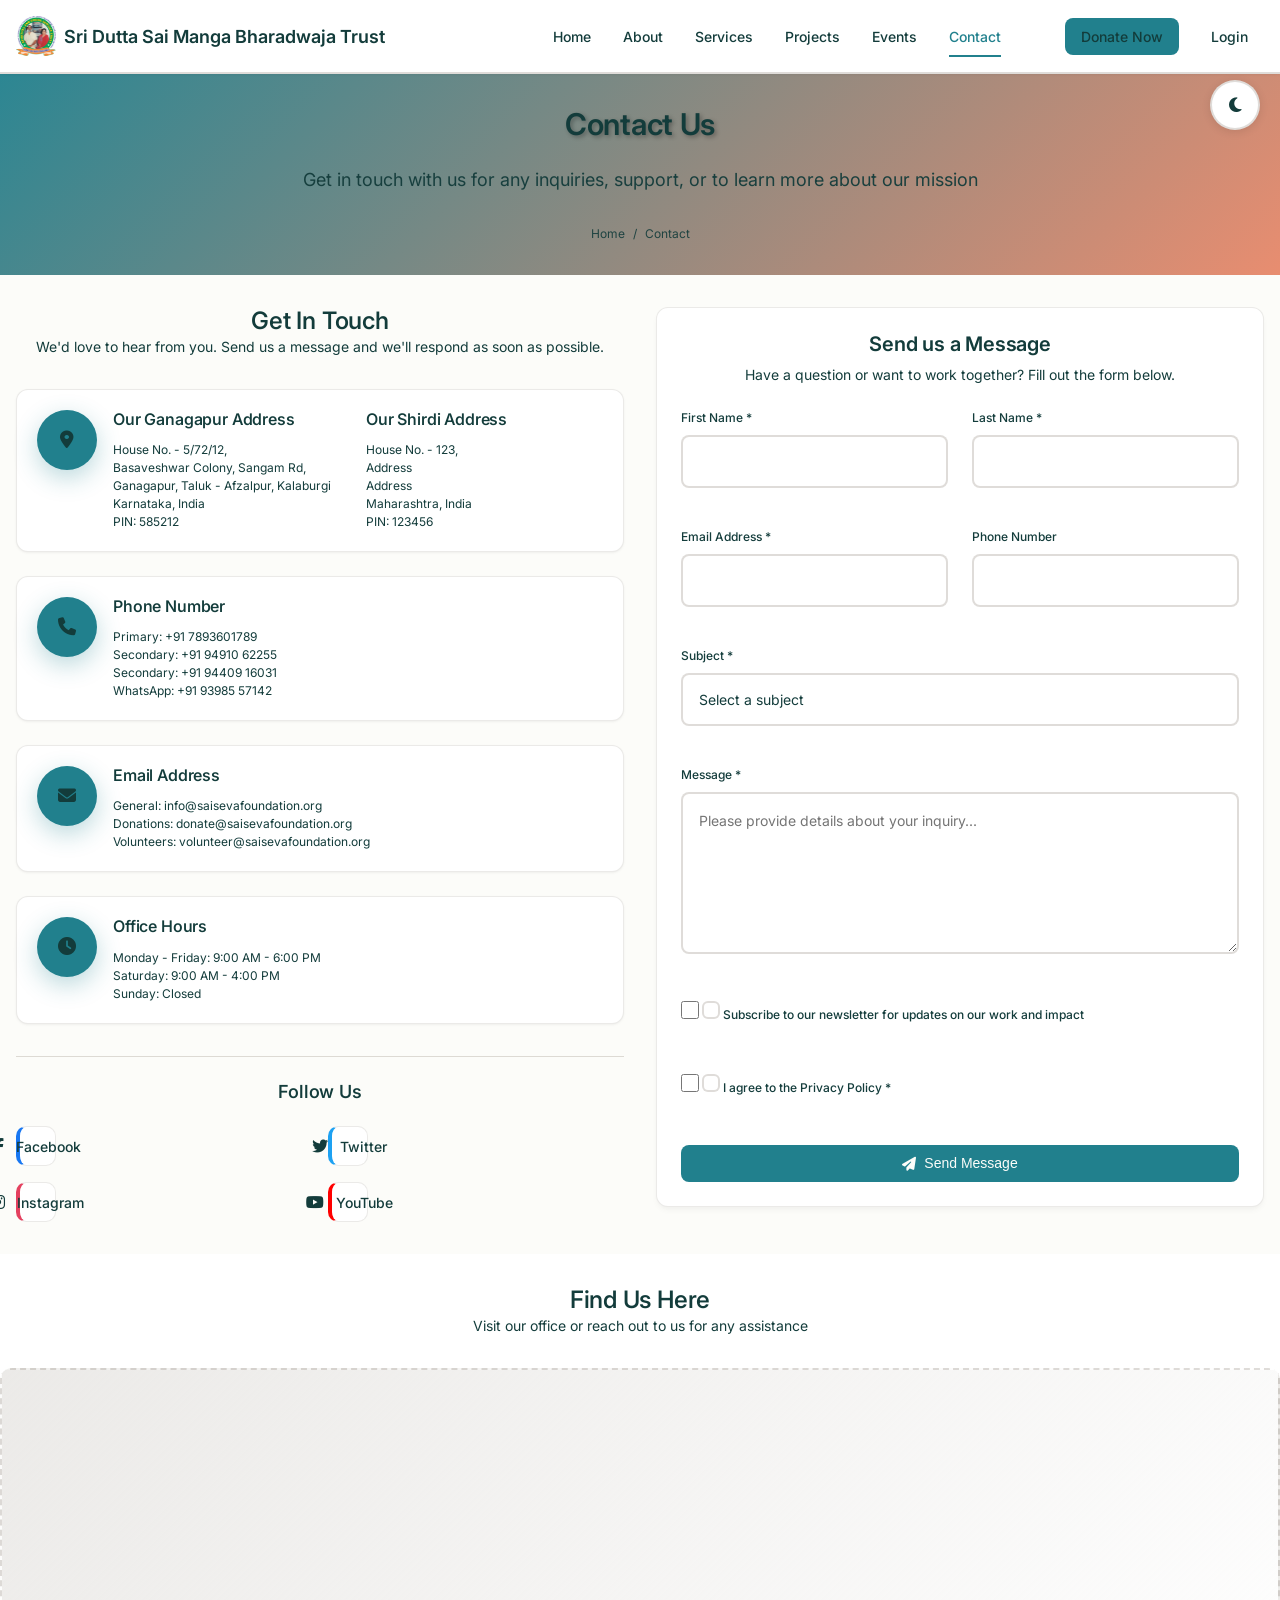
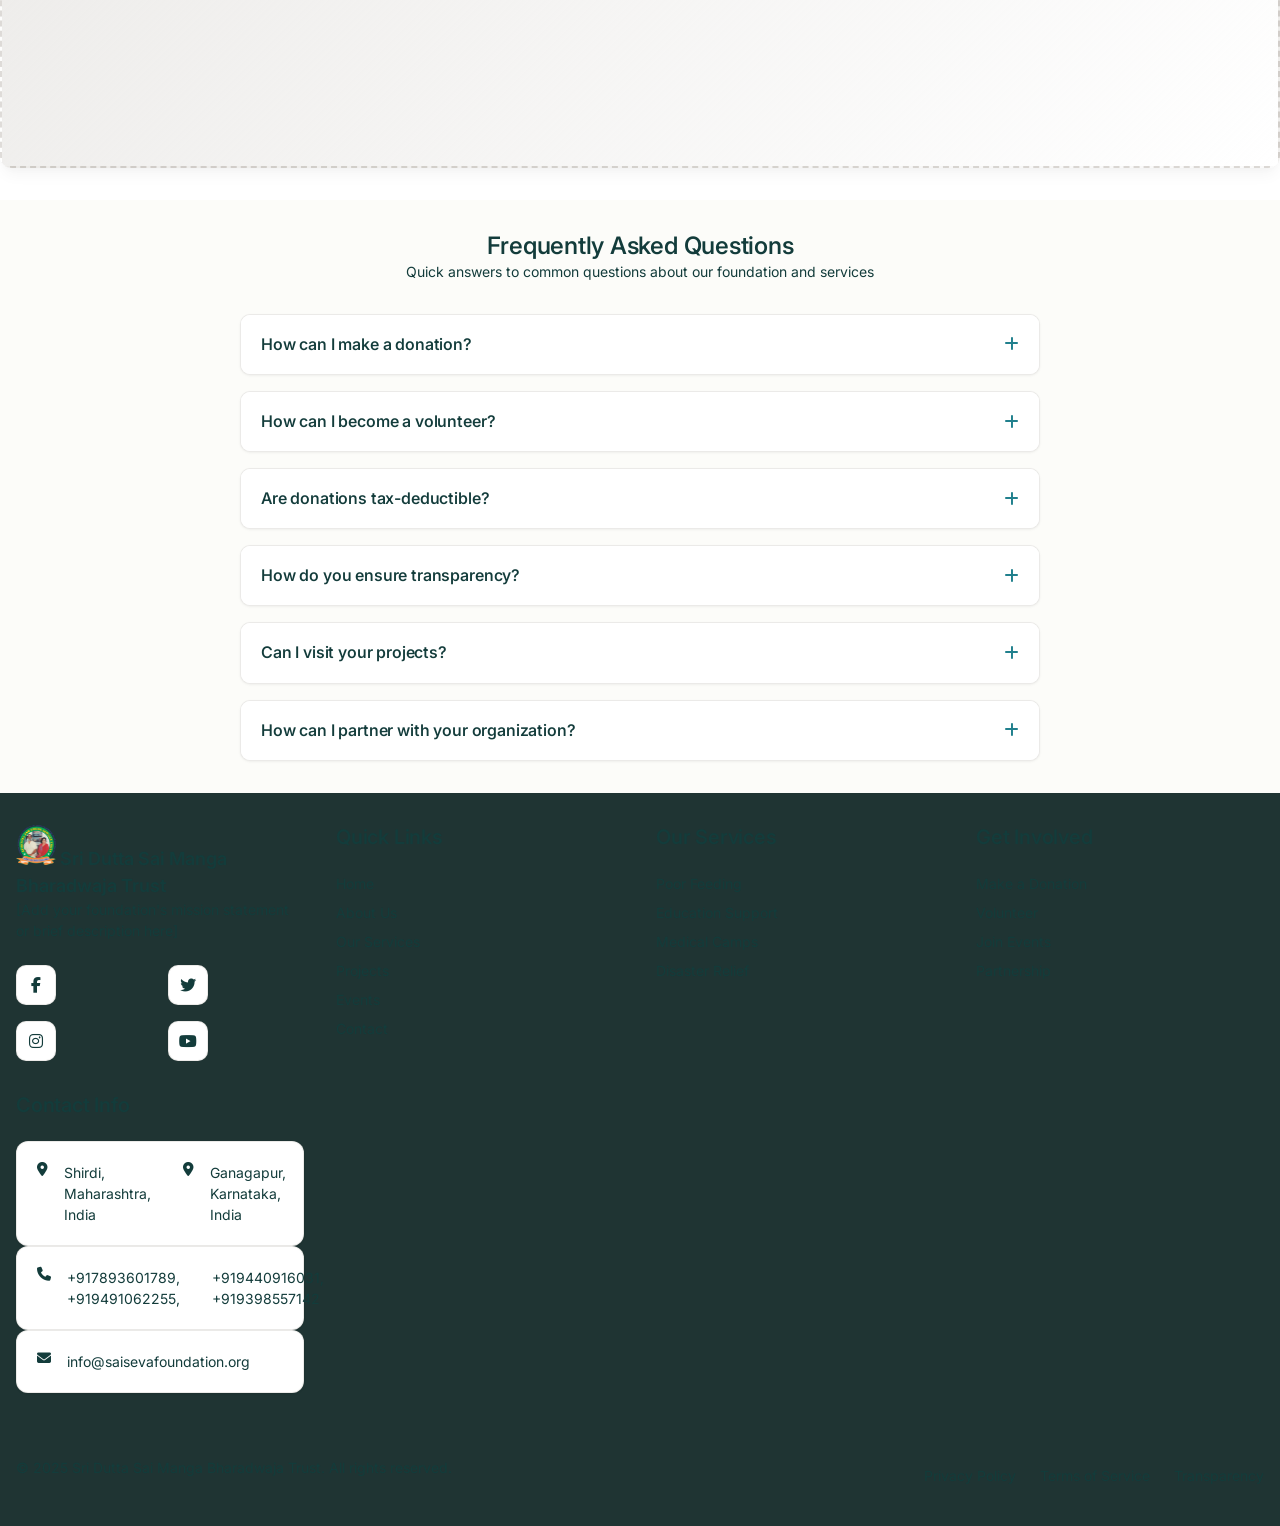
<file: contact.html>
<!DOCTYPE html>
<html lang="en">
<head>
    <meta charset="UTF-8">
    <meta name="viewport" content="width=device-width, initial-scale=1.0">
    <title>Contact Us - Sri Dutta Sai Manga Bharadwaja</title>
    <meta name="description" content="Get in touch with Sai Seva Foundation. Contact us for donations, volunteering opportunities, or general inquiries.">
    <link rel="stylesheet" href="css/common.css">
    <link rel="stylesheet" href="css/contact.css">
    <link rel="stylesheet" href="css/theme-compatibility.css">
<link rel="stylesheet" href="css/mobile-responsive.css">
    <link rel="preconnect" href="https://fonts.googleapis.com">
<link rel="preconnect" href="https://fonts.gstatic.com" crossorigin>
<link href="https://fonts.googleapis.com/css2?family=Inter:wght@300;400;500;600;700;800&family=Poppins:wght@400;500;600;700;800&display=swap" rel="stylesheet">
<link rel="stylesheet" href="https://cdnjs.cloudflare.com/ajax/libs/font-awesome/6.4.0/css/all.min.css">

    <meta name="csrf-token" content="">
</head>
<body>
    <!-- Header -->
    <header class="header">
        <nav class="navbar">
            <div class="nav-container">
                <div class="nav-logo">
                    <img src="images/LogoNGO.png" alt="Sai Seva Foundation" class="logo-img">
                    <span class="logo-text">Sri Dutta Sai Manga Bharadwaja Trust</span>
                </div>
                
                <div class="nav-menu">
                    <a href="index.html" class="nav-link">Home</a>
                    <a href="about.html" class="nav-link">About</a>
                    <a href="services.html" class="nav-link">Services</a>
                    <a href="index.html#projects" class="nav-link">Projects</a>
                    <a href="index.html#events" class="nav-link">Events</a>
                    <a href="contact.html" class="nav-link active">Contact</a>
                    <div class="nav-actions">
                        <a href="donate.html" class="btn btn-primary">Donate Now</a>
                        <a href="login.html" class="btn btn-outline">Login</a>
                    </div>
                </div>
                
                <div class="hamburger">
                    <span></span>
                    <span></span>
                    <span></span>
                </div>
            </div>
        </nav>
    </header>

    <!-- Page Header -->
    <section class="page-header">
        <div class="container">
            <div class="page-header-content">
                <h1>Contact Us</h1>
                <p>Get in touch with us for any inquiries, support, or to learn more about our mission</p>
                <nav class="breadcrumb">
                    <a href="index.html">Home</a>
                    <span>/</span>
                    <span>Contact</span>
                </nav>
            </div>
        </div>
    </section>

    <!-- Contact Section -->
    <section class="contact">
        <div class="container">
            <div class="contact-content">
                <!-- Contact Information -->
                <div class="contact-info">
                    <div class="section-header">
                        <h2>Get In Touch</h2>
                        <p>We'd love to hear from you. Send us a message and we'll respond as soon as possible.</p>
                    </div>

                    <div class="contact-details">
                        <div class="contact-item">
                            <div class="contact-icon">
                                <i class="fas fa-map-marker-alt"></i>
                            </div>
                            <div class="contact-text">
                                <h3>Our Ganagapur Address</h3>
                                <p>House No. - 5/72/12,<br>
                                Basaveshwar Colony, Sangam Rd,<br>
                                Ganagapur, Taluk - Afzalpur, Kalaburgi<br>
                                Karnataka, India<br>
                                PIN: 585212</p>
                            </div>
                            <div class="contact-text">
                                <h3>Our Shirdi Address</h3>
                                <p>House No. - 123,<br>
                                Address<br>
                                Address<br>
                                Maharashtra, India<br>
                                PIN: 123456</p>
                            </div>
                        </div>

                        <div class="contact-item">
                            <div class="contact-icon">
                                <i class="fas fa-phone"></i>
                            </div>
                            <div class="contact-text">
                                <h3>Phone Number</h3>
                                <p>Primary: +91 7893601789<br>
                                Secondary: +91 94910 62255<br>
                                Secondary: +91 94409 16031<br>
                                WhatsApp: +91 93985 57142</p>
                            </div>
                        </div>

                        <div class="contact-item">
                            <div class="contact-icon">
                                <i class="fas fa-envelope"></i>
                            </div>
                            <div class="contact-text">
                                <h3>Email Address</h3>
                                <p>General: info@saisevafoundation.org<br>
                                Donations: donate@saisevafoundation.org<br>
                                Volunteers: volunteer@saisevafoundation.org</p>
                            </div>
                        </div>

                        <div class="contact-item">
                            <div class="contact-icon">
                                <i class="fas fa-clock"></i>
                            </div>
                            <div class="contact-text">
                                <h3>Office Hours</h3>
                                <p>Monday - Friday: 9:00 AM - 6:00 PM<br>
                                Saturday: 9:00 AM - 4:00 PM<br>
                                Sunday: Closed</p>
                            </div>
                        </div>
                    </div>

                    <!-- Social Links -->
                    <div class="social-section">
                        <h3>Follow Us</h3>
                        <div class="social-links">
                            <a href="#" class="social-link facebook" target="_blank">
                                <i class="fab fa-facebook-f"></i>
                                <span>Facebook</span>
                            </a>
                            <a href="#" class="social-link twitter" target="_blank">
                                <i class="fab fa-twitter"></i>
                                <span>Twitter</span>
                            </a>
                            <a href="#" class="social-link instagram" target="_blank">
                                <i class="fab fa-instagram"></i>
                                <span>Instagram</span>
                            </a>
                            <a href="#" class="social-link youtube" target="_blank">
                                <i class="fab fa-youtube"></i>
                                <span>YouTube</span>
                            </a>
                        </div>
                    </div>
                </div>

                <!-- Contact Form -->
                <div class="contact-form">
                    <h2>Send us a Message</h2>
                    <p>Have a question or want to work together? Fill out the form below.</p>

                    <form id="contactForm" class="form">
                        <div class="form-row">
                            <div class="form-group">
                                <label for="firstName">First Name *</label>
                                <input type="text" id="firstName" name="first_name" required>
                            </div>
                            <div class="form-group">
                                <label for="lastName">Last Name *</label>
                                <input type="text" id="lastName" name="last_name" required>
                            </div>
                        </div>

                        <div class="form-row">
                            <div class="form-group">
                                <label for="email">Email Address *</label>
                                <input type="email" id="email" name="email" required>
                            </div>
                            <div class="form-group">
                                <label for="phone">Phone Number</label>
                                <input type="tel" id="phone" name="phone" maxlength="10">
                            </div>
                        </div>

                        <div class="form-group">
                            <label for="subject">Subject *</label>
                            <select id="subject" name="subject" required>
                                <option value="">Select a subject</option>
                                <option value="general">General Inquiry</option>
                                <option value="donation">Donation Related</option>
                                <option value="volunteer">Volunteer Opportunities</option>
                                <option value="partnership">Partnership</option>
                                <option value="support">Support/Help</option>
                                <option value="other">Other</option>
                            </select>
                        </div>

                        <div class="form-group">
                            <label for="message">Message *</label>
                            <textarea id="message" name="message" rows="6" placeholder="Please provide details about your inquiry..." required></textarea>
                        </div>

                        <!-- Newsletter Subscription -->
                        <div class="form-group">
                            <label class="checkbox-label">
                                <input type="checkbox" id="newsletter" name="newsletter" value="1">
                                <span class="checkmark"></span>
                                Subscribe to our newsletter for updates on our work and impact
                            </label>
                        </div>

                        <!-- Privacy Policy -->
                        <div class="form-group">
                            <label class="checkbox-label">
                                <input type="checkbox" id="privacy" name="privacy" required>
                                <span class="checkmark"></span>
                                I agree to the <a href="#privacy-policy" target="_blank">Privacy Policy</a> *
                            </label>
                        </div>

                        <input type="hidden" name="csrf_token" id="csrf_token" value="">

                        <button type="submit" class="btn btn-primary btn-large">
                            <i class="fas fa-paper-plane"></i>
                            Send Message
                        </button>
                    </form>
                </div>
            </div>
        </div>
    </section>

    <!-- Map Section -->
    <section class="map-section">
        <div class="container">
            <div class="section-header">
                <h2>Find Us Here</h2>
                <p>Visit our office or reach out to us for any assistance</p>
            </div>
        </div>
        
        <!-- Map Container - Replace with actual map integration -->
        <div class="map-container">
            <div class="map-placeholder">
                <!-- <i class="fas fa-map-marked-alt"></i>
                <h3>Interactive Map Coming Soon</h3>
                <p>Please use the contact information above to reach us</p> -->
                <!-- Replace this placeholder with actual Google Maps embed -->
                <iframe src="https://www.google.com/maps/embed?pb=!1m18!1m12!1m3!1d3811.7728077297647!2d76.5302306260118!3d17.18125943367124!2m3!1f0!2f0!3f0!3m2!1i1024!2i768!4f13.1!3m3!1m2!1s0x3bc89f3b964599df%3A0xa23fcc219f165944!2sGanagapur%2C%20Karnataka%20585212!5e0!3m2!1sen!2sin!4v1757410842023!5m2!1sen!2sin" width="1893" height="396" style="border:0;" allowfullscreen="" loading="lazy" referrerpolicy="no-referrer-when-downgrade"></iframe>
            </div>
        </div>
    </section>

    <!-- FAQ Section -->
    <section class="faq-section">
        <div class="container">
            <div class="section-header">
                <h2>Frequently Asked Questions</h2>
                <p>Quick answers to common questions about our foundation and services</p>
            </div>

            <div class="faq-grid">
                <div class="faq-item">
                    <div class="faq-question">
                        <h3>How can I make a donation?</h3>
                        <i class="fas fa-plus"></i>
                    </div>
                    <div class="faq-answer">
                        <p>[Add information about donation methods, online payments, bank transfers, etc.]</p>
                    </div>
                </div>

                <div class="faq-item">
                    <div class="faq-question">
                        <h3>How can I become a volunteer?</h3>
                        <i class="fas fa-plus"></i>
                    </div>
                    <div class="faq-answer">
                        <p>[Add information about volunteer registration, requirements, training process, etc.]</p>
                    </div>
                </div>

                <div class="faq-item">
                    <div class="faq-question">
                        <h3>Are donations tax-deductible?</h3>
                        <i class="fas fa-plus"></i>
                    </div>
                    <div class="faq-answer">
                        <p>[Add information about tax exemption status, 80G benefits, receipt process, etc.]</p>
                    </div>
                </div>

                <div class="faq-item">
                    <div class="faq-question">
                        <h3>How do you ensure transparency?</h3>
                        <i class="fas fa-plus"></i>
                    </div>
                    <div class="faq-answer">
                        <p>[Add information about annual reports, fund utilization, audit reports, etc.]</p>
                    </div>
                </div>

                <div class="faq-item">
                    <div class="faq-question">
                        <h3>Can I visit your projects?</h3>
                        <i class="fas fa-plus"></i>
                    </div>
                    <div class="faq-answer">
                        <p>[Add information about project visits, scheduling, guidelines, etc.]</p>
                    </div>
                </div>

                <div class="faq-item">
                    <div class="faq-question">
                        <h3>How can I partner with your organization?</h3>
                        <i class="fas fa-plus"></i>
                    </div>
                    <div class="faq-answer">
                        <p>[Add information about partnership opportunities, corporate CSR, collaboration process, etc.]</p>
                    </div>
                </div>
            </div>
        </div>
    </section>

    <!-- Footer -->
    <footer class="footer">
        <div class="container">
            <div class="footer-content">
                <div class="footer-section">
                    <div class="footer-logo">
                        <img src="images/LogoNGO.png" alt="Sai Seva Foundation" class="logo-img">
                        <span class="logo-text">Sri Dutta Sai Manga Bharadwaja Trust</span>
                    </div>
                    <p class="footer-description">
                        [Add your foundation's mission statement or brief description here]
                    </p>
                    <div class="social-links">
                        <a href="#" class="social-link"><i class="fab fa-facebook-f"></i></a>
                        <a href="#" class="social-link"><i class="fab fa-twitter"></i></a>
                        <a href="#" class="social-link"><i class="fab fa-instagram"></i></a>
                        <a href="#" class="social-link"><i class="fab fa-youtube"></i></a>
                    </div>
                </div>

                <div class="footer-section">
                    <h3>Quick Links</h3>
                    <ul class="footer-links">
                        <li><a href="index.html">Home</a></li>
                        <li><a href="about.html">About Us</a></li>
                        <li><a href="services.html">Our Services</a></li>
                        <li><a href="index.html#projects">Projects</a></li>
                        <li><a href="index.html#events">Events</a></li>
                        <li><a href="contact.html">Contact</a></li>
                    </ul>
                </div>

                <div class="footer-section">
                    <h3>Our Services</h3>
                    <ul class="footer-links">
                        <li><a href="services.html#feeding">Poor Feeding</a></li>
                        <li><a href="services.html#education">Education Support</a></li>
                        <li><a href="services.html#medical">Medical Camps</a></li>
                        <li><a href="services.html#disaster">Disaster Relief</a></li>
                    </ul>
                </div>

                <div class="footer-section">
                    <h3>Get Involved</h3>
                    <ul class="footer-links">
                        <li><a href="donate.html">Make a Donation</a></li>
                        <li><a href="#volunteer">Volunteer</a></li>
                        <li><a href="index.html#events">Join Events</a></li>
                        <li><a href="#partnership">Partnership</a></li>
                    </ul>
                </div>

                <div class="footer-section">
                    <h3>Contact Info</h3>
                    <div class="contact-info">
                        <div class="contact-item">
                            <i class="fas fa-map-marker-alt"></i>
                            <span>Shirdi, Maharashtra, India</span><br>
                            <i class="fas fa-map-marker-alt"></i>
                            <span>Ganagapur, Karnataka, India</span>
                            
                        </div>
                        <div class="contact-item">
                            <i class="fas fa-phone"></i>
                            <span>+917893601789, +919491062255,</span><br>
                            <span>+919440916031, +919398557142</span>
                        </div>
                        <div class="contact-item">
                            <i class="fas fa-envelope"></i>
                            <span>info@saisevafoundation.org</span>
                        </div>
                    </div>
                </div>
            </div>

            <div class="footer-bottom">
                <div class="footer-bottom-content">
                    <p>&copy; 2025 Sri Dutta Sai Manga Bharadwaja Trust. All rights reserved.</p>
                    <div class="footer-bottom-links">
                        <a href="#privacy">Privacy Policy</a>
                        <a href="#terms">Terms of Service</a>
                        <a href="#transparency">Transparency</a>
                    </div>
                </div>
            </div>
        </div>
    </footer>

    <!-- Scripts -->
    <script src="js/main.js"></script>
    <!-- <script src="js/contact.js"></script> -->
     <script src="js/theme-switcher.js"></script>
</body>
</html>
</file>
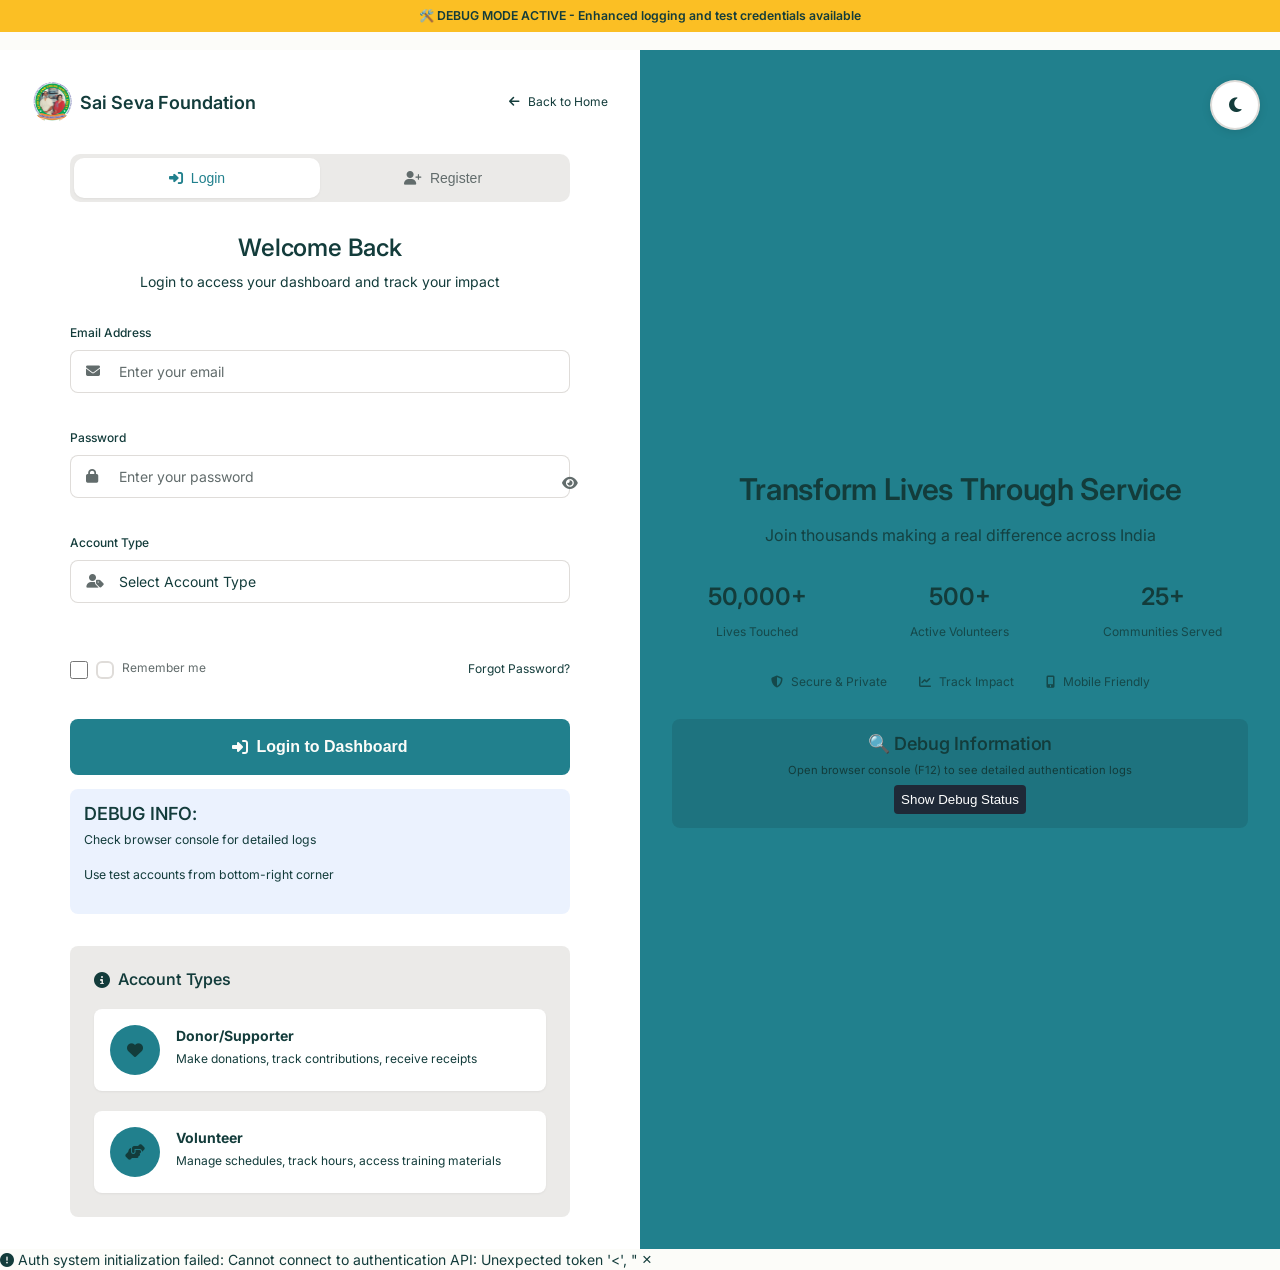
<file: login-debug.html>
<!DOCTYPE html>
<html lang="en">
<head>
    <meta charset="UTF-8">
    <meta name="viewport" content="width=device-width, initial-scale=1.0">
    <title>Login (Debug Mode) - Sai Seva Foundation</title>
    <meta name="description" content="Login to your Sai Seva Foundation account to access your dashboard and track your contributions.">
    <link rel="stylesheet" href="css/common.css">
    <link rel="stylesheet" href="css/login.css">
    <link rel="stylesheet" href="css/theme-compatibility.css">
    <link rel="preconnect" href="https://fonts.googleapis.com">
<link rel="preconnect" href="https://fonts.gstatic.com" crossorigin>
<link href="https://fonts.googleapis.com/css2?family=Inter:wght@300;400;500;600;700;800&family=Poppins:wght@400;500;600;700;800&display=swap" rel="stylesheet">
<link rel="stylesheet" href="https://cdnjs.cloudflare.com/ajax/libs/font-awesome/6.4.0/css/all.min.css">

    <meta name="csrf-token" content="">
    
    <style>
        .debug-banner {
            position: fixed;
            top: 0;
            left: 0;
            right: 0;
            background: #fbbf24;
            color: #92400e;
            text-align: center;
            padding: 0.5rem;
            font-weight: 600;
            font-size: 0.875rem;
            z-index: 10000;
        }
        
        body {
            padding-top: 50px;
        }
    </style>
</head>
<body class="auth-body">
    <!-- Debug Banner -->
    <div class="debug-banner">
        🛠️ DEBUG MODE ACTIVE - Enhanced logging and test credentials available
    </div>

    <!-- Auth Container -->
    <div class="auth-container">
        <!-- Left Side - Form -->
        <div class="auth-form-section">
            <div class="auth-header">
                <div class="auth-logo">
                    <img src="images/LogoNGO.png" alt="Sai Seva Foundation" class="logo-img">
                    <span class="logo-text">Sai Seva Foundation</span>
                </div>
                <a href="index.html" class="back-home">
                    <i class="fas fa-arrow-left"></i>
                    Back to Home
                </a>
            </div>

            <div class="auth-content">
                <div class="auth-tabs">
                    <button type="button" class="tab-btn active" data-tab="login">
                        <i class="fas fa-sign-in-alt"></i>
                        Login
                    </button>
                    <button type="button" class="tab-btn" data-tab="register">
                        <i class="fas fa-user-plus"></i>
                        Register
                    </button>
                </div>

                <!-- Login Form -->
                <div id="login-tab" class="tab-content active">
                    <div class="form-header">
                        <h1>Welcome Back</h1>
                        <p>Login to access your dashboard and track your impact</p>
                    </div>

                    <form id="loginForm" class="auth-form">
                        <div class="form-group">
                            <label for="login_email">Email Address</label>
                            <div class="input-group">
                                <i class="fas fa-envelope"></i>
                                <input type="email" id="login_email" name="email" required autocomplete="email" placeholder="Enter your email">
                            </div>
                        </div>

                        <div class="form-group">
                            <label for="login_password">Password</label>
                            <div class="input-group">
                                <i class="fas fa-lock"></i>
                                <input type="password" id="login_password" name="password" required autocomplete="current-password" placeholder="Enter your password">
                                <button type="button" class="password-toggle">
                                    <i class="fas fa-eye"></i>
                                </button>
                            </div>
                        </div>

                        <div class="form-group">
                            <label for="user_type">Account Type</label>
                            <div class="input-group">
                                <i class="fas fa-user-tag"></i>
                                <select id="user_type" name="user_type" required>
                                    <option value="">Select Account Type</option>
                                    <option value="user">Donor/Supporter</option>
                                    <option value="volunteer">Volunteer</option>
                                    <option value="admin">Administrator</option>
                                </select>
                            </div>
                        </div>

                        <div class="form-options">
                            <label class="checkbox-label">
                                <input type="checkbox" name="remember_me" value="1">
                                <span class="checkmark"></span>
                                Remember me
                            </label>
                            <a href="#" class="forgot-link">Forgot Password?</a>
                        </div>

                        <input type="hidden" name="csrf_token" id="login_csrf_token" value="">

                        <button type="submit" class="btn btn-primary btn-large auth-submit">
                            <i class="fas fa-sign-in-alt"></i>
                            Login to Dashboard
                        </button>
                    </form>
                    
                    <div class="debug-info" style="margin-top: 1rem; padding: 1rem; background: rgba(59, 130, 246, 0.1); border-radius: 8px; font-size: 0.875rem;">
                        <h4 style="margin: 0 0 0.5rem 0; color: #2563eb;">DEBUG INFO:</h4>
                        <p>Check browser console for detailed logs</p>
                        <p>Use test accounts from bottom-right corner</p>
                    </div>
                </div>

                <!-- Register Form -->
                <div id="register-tab" class="tab-content">
                    <div class="form-header">
                        <h1>Join Our Mission</h1>
                        <p>Create an account to start making a difference</p>
                    </div>

                    <form id="registerForm" class="auth-form">
                        <div class="form-row">
                            <div class="form-group">
                                <label for="register_name">Full Name</label>
                                <div class="input-group">
                                    <i class="fas fa-user"></i>
                                    <input type="text" id="register_name" name="name" required autocomplete="name" placeholder="Enter your full name">
                                </div>
                            </div>
                            <div class="form-group">
                                <label for="register_email">Email Address</label>
                                <div class="input-group">
                                    <i class="fas fa-envelope"></i>
                                    <input type="email" id="register_email" name="email" required autocomplete="email" placeholder="Enter your email">
                                </div>
                            </div>
                        </div>

                        <div class="form-row">
                            <div class="form-group">
                                <label for="register_phone">Phone Number</label>
                                <div class="input-group">
                                    <i class="fas fa-phone"></i>
                                    <input type="tel" id="register_phone" name="phone" maxlength="10" autocomplete="tel" placeholder="10-digit mobile">
                                </div>
                            </div>
                            <div class="form-group">
                                <label for="register_user_type">Account Type</label>
                                <div class="input-group">
                                    <i class="fas fa-user-tag"></i>
                                    <select id="register_user_type" name="user_type" required>
                                        <option value="">Select Type</option>
                                        <option value="user">Donor/Supporter</option>
                                        <option value="volunteer">Volunteer</option>
                                    </select>
                                </div>
                            </div>
                        </div>

                        <div class="form-group">
                            <label for="register_password">Password</label>
                            <div class="input-group">
                                <i class="fas fa-lock"></i>
                                <input type="password" id="register_password" name="password" required autocomplete="new-password" placeholder="Create a strong password">
                                <button type="button" class="password-toggle">
                                    <i class="fas fa-eye"></i>
                                </button>
                            </div>
                            <div class="password-strength">
                                <div class="strength-bar">
                                    <div class="strength-fill"></div>
                                </div>
                                <div class="strength-text">Password strength: <span id="strength-level">Weak</span></div>
                            </div>
                        </div>

                        <div class="form-group">
                            <label for="confirm_password">Confirm Password</label>
                            <div class="input-group">
                                <i class="fas fa-lock"></i>
                                <input type="password" id="confirm_password" name="confirm_password" required autocomplete="new-password" placeholder="Confirm your password">
                                <div class="password-match">
                                    <i class="fas fa-check" style="display: none;"></i>
                                    <i class="fas fa-times" style="display: none;"></i>
                                </div>
                            </div>
                        </div>

                        <div class="form-group">
                            <div class="terms-section">
                                <label class="checkbox-label">
                                    <input type="checkbox" id="terms_agreement" required>
                                    <span class="checkmark"></span>
                                    I agree to the <a href="#terms" target="_blank">Terms of Service</a> and <a href="#privacy" target="_blank">Privacy Policy</a>
                                </label>

                                <label class="checkbox-label">
                                    <input type="checkbox" id="newsletter_signup" name="newsletter" value="1">
                                    <span class="checkmark"></span>
                                    Subscribe to newsletters and updates
                                </label>
                            </div>
                        </div>

                        <input type="hidden" name="csrf_token" id="register_csrf_token" value="">

                        <button type="submit" class="btn btn-primary btn-large auth-submit">
                            <i class="fas fa-user-plus"></i>
                            Create Account
                        </button>
                    </form>
                    
                    <div class="debug-info" style="margin-top: 1rem; padding: 1rem; background: rgba(34, 197, 94, 0.1); border-radius: 8px; font-size: 0.875rem;">
                        <h4 style="margin: 0 0 0.5rem 0; color: #059669;">REGISTRATION TEST:</h4>
                        <p>Use any email not in the test accounts list</p>
                        <p>Password must be at least 6 characters</p>
                    </div>
                </div>

                <!-- Account Type Info -->
                <div class="account-info">
                    <div class="info-section">
                        <h4><i class="fas fa-info-circle"></i> Account Types</h4>
                        <div class="account-types">
                            <div class="account-type">
                                <div class="type-icon"><i class="fas fa-heart"></i></div>
                                <div class="type-content">
                                    <strong>Donor/Supporter</strong>
                                    <p>Make donations, track contributions, receive receipts</p>
                                </div>
                            </div>
                            <div class="account-type">
                                <div class="type-icon"><i class="fas fa-hands-helping"></i></div>
                                <div class="type-content">
                                    <strong>Volunteer</strong>
                                    <p>Manage schedules, track hours, access training materials</p>
                                </div>
                            </div>
                        </div>
                    </div>
                </div>
            </div>
        </div>

        <!-- Right Side - Info -->
        <div class="auth-info-section">
            <div class="info-content">
                <div class="info-header">
                    <h2>Transform Lives Through Service</h2>
                    <p>Join thousands making a real difference across India</p>
                </div>

                <div class="info-stats">
                    <div class="stat-item">
                        <div class="stat-number">50,000+</div>
                        <div class="stat-label">Lives Touched</div>
                    </div>
                    <div class="stat-item">
                        <div class="stat-number">500+</div>
                        <div class="stat-label">Active Volunteers</div>
                    </div>
                    <div class="stat-item">
                        <div class="stat-number">25+</div>
                        <div class="stat-label">Communities Served</div>
                    </div>
                </div>

                <div class="info-features">
                    <div class="feature">
                        <i class="fas fa-shield-alt"></i>
                        <span>Secure & Private</span>
                    </div>
                    <div class="feature">
                        <i class="fas fa-chart-line"></i>
                        <span>Track Impact</span>
                    </div>
                    <div class="feature">
                        <i class="fas fa-mobile-alt"></i>
                        <span>Mobile Friendly</span>
                    </div>
                </div>
                
                <div class="debug-panel" style="margin-top: 2rem; padding: 1rem; background: rgba(0, 0, 0, 0.1); border-radius: 8px;">
                    <h4 style="color: #fbbf24; margin: 0 0 0.5rem 0;">🔍 Debug Information</h4>
                    <p style="font-size: 0.8rem; margin: 0;">Open browser console (F12) to see detailed authentication logs</p>
                    <button onclick="window.authDebugStatus?.()" style="margin-top: 0.5rem; padding: 0.5rem; background: #1f2937; color: white; border: none; border-radius: 4px; cursor: pointer;">Show Debug Status</button>
                </div>
            </div>
        </div>
    </div>

    <!-- Forgot Password Modal -->
    <div id="forgotPasswordModal" class="modal">
        <div class="modal-content">
            <div class="modal-header">
                <h3>Reset Password</h3>
                <button class="modal-close">&times;</button>
            </div>
            <div class="modal-body">
                <p>Enter your email to receive reset instructions.</p>
                <form id="forgotPasswordForm">
                    <div class="form-group">
                        <label for="forgot_email">Email Address</label>
                        <input type="email" id="forgot_email" name="email" required>
                    </div>
                    <input type="hidden" name="csrf_token" id="forgot_csrf_token" value="">
                    <button type="submit" class="btn btn-primary">Send Reset Link</button>
                </form>
            </div>
        </div>
    </div>

    <!-- Scripts -->
    <script src="js/main.js"></script>
    <script src="js/auth-debug.js"></script>
    <script src="js/theme-switcher.js"></script>
    
    <!-- Debug helpers -->
    <script>
        // Debug helper functions
        window.addEventListener('load', () => {
            console.log('%c🔧 DEBUG MODE ACTIVE', 'font-size: 16px; font-weight: bold; color: #f59e0b;');
            console.log('%c📋 Available test accounts:', 'font-weight: bold; color: #3b82f6;');
            console.log('👑 Admin: admin@sadgurubharadwaja.org / admin123');
            console.log('🤝 Volunteer: volunteer@sadgurubharadwaja.org / volunteer123');
            console.log('❤️ Donor: donor@sadgurubharadwaja.org / donor123');
            console.log('%c💡 Use authDebugStatus() to check system status', 'color: #10b981;');
        });
        
        // Add password toggle functionality
        document.addEventListener('DOMContentLoaded', () => {
            document.querySelectorAll('.password-toggle').forEach(toggle => {
                toggle.addEventListener('click', (e) => {
                    e.preventDefault();
                    const input = toggle.parentElement.querySelector('input');
                    const icon = toggle.querySelector('i');
                    
                    if (input.type === 'password') {
                        input.type = 'text';
                        icon.classList.remove('fa-eye');
                        icon.classList.add('fa-eye-slash');
                    } else {
                        input.type = 'password';
                        icon.classList.remove('fa-eye-slash');
                        icon.classList.add('fa-eye');
                    }
                });
            });
        });
    </script>
</body>
</html>
</file>
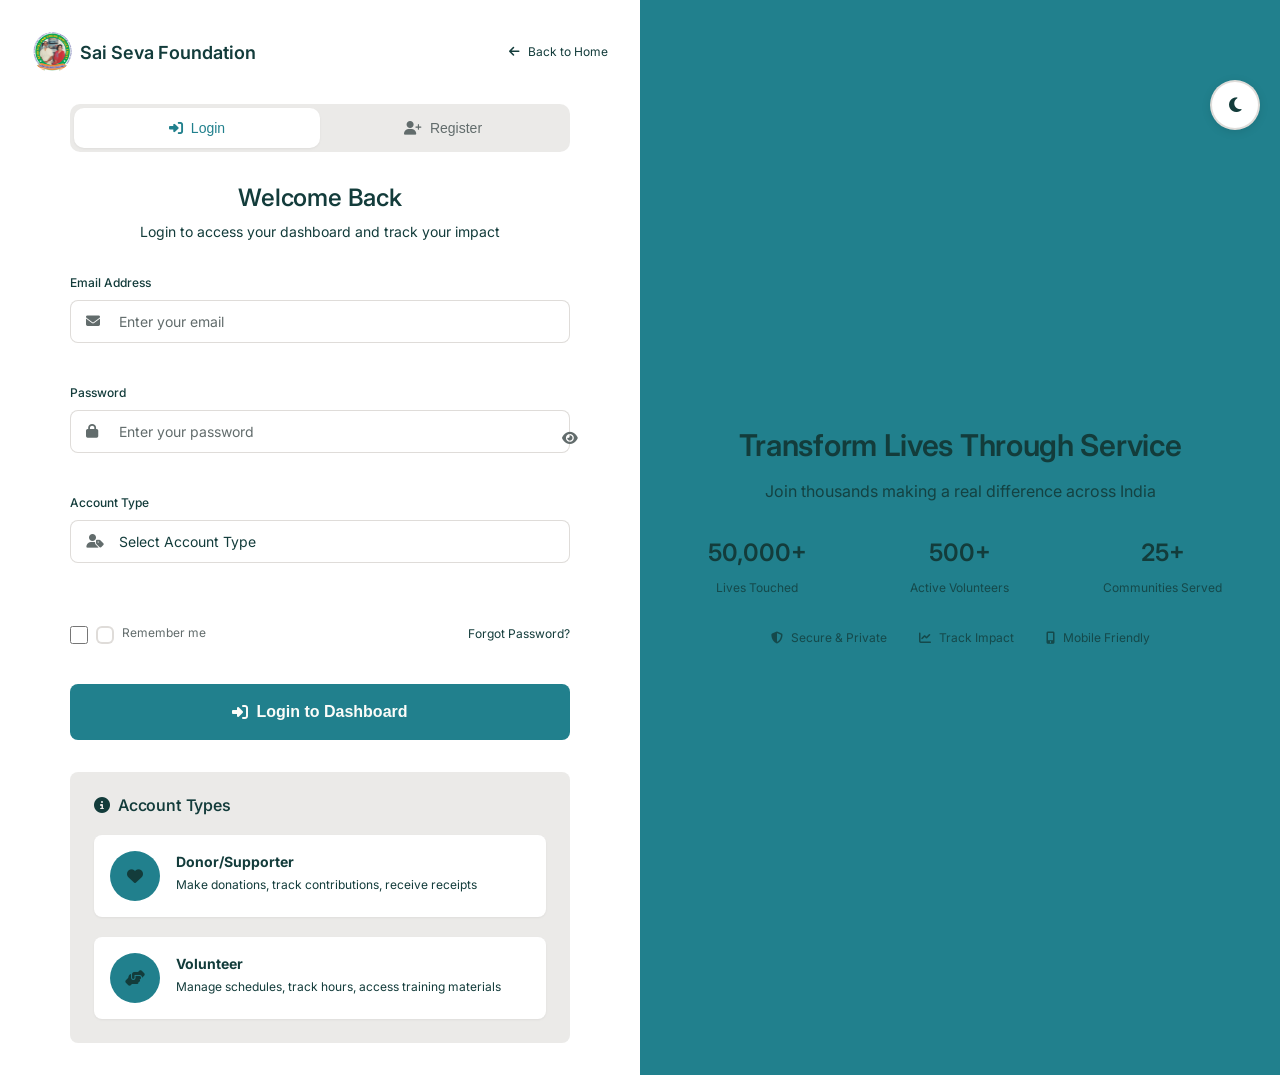
<file: login.html>
<!DOCTYPE html>
<html lang="en">
<head>
    <meta charset="UTF-8">
    <meta name="viewport" content="width=device-width, initial-scale=1.0">
    <title>Login - Sai Seva Foundation</title>
    <meta name="description" content="Login to your Sai Seva Foundation account to access your dashboard and track your contributions.">
    <link rel="stylesheet" href="css/common.css">
    <link rel="stylesheet" href="css/login.css">
    <link rel="stylesheet" href="css/theme-compatibility.css">
    <link rel="preconnect" href="https://fonts.googleapis.com">
<link rel="preconnect" href="https://fonts.gstatic.com" crossorigin>
<link href="https://fonts.googleapis.com/css2?family=Inter:wght@300;400;500;600;700;800&family=Poppins:wght@400;500;600;700;800&display=swap" rel="stylesheet">
<link rel="stylesheet" href="https://cdnjs.cloudflare.com/ajax/libs/font-awesome/6.4.0/css/all.min.css">

    <meta name="csrf-token" content="">
</head>
<body class="auth-body">
    <!-- Auth Container -->
    <div class="auth-container">
        <!-- Left Side - Form -->
        <div class="auth-form-section">
            <div class="auth-header">
                <div class="auth-logo">
                    <img src="images/LogoNGO.png" alt="Sai Seva Foundation" class="logo-img">
                    <span class="logo-text">Sai Seva Foundation</span>
                </div>
                <a href="index.html" class="back-home">
                    <i class="fas fa-arrow-left"></i>
                    Back to Home
                </a>
            </div>

            <div class="auth-content">
                <div class="auth-tabs">
                    <button type="button" class="tab-btn active" data-tab="login">
                        <i class="fas fa-sign-in-alt"></i>
                        Login
                    </button>
                    <button type="button" class="tab-btn" data-tab="register">
                        <i class="fas fa-user-plus"></i>
                        Register
                    </button>
                </div>

                <!-- Login Form -->
                <div id="login-tab" class="tab-content active">
                    <div class="form-header">
                        <h1>Welcome Back</h1>
                        <p>Login to access your dashboard and track your impact</p>
                    </div>

                    <form id="loginForm" class="auth-form">
                        <div class="form-group">
                            <label for="login_email">Email Address</label>
                            <div class="input-group">
                                <i class="fas fa-envelope"></i>
                                <input type="email" id="login_email" name="email" required autocomplete="email" placeholder="Enter your email">
                            </div>
                        </div>

                        <div class="form-group">
                            <label for="login_password">Password</label>
                            <div class="input-group">
                                <i class="fas fa-lock"></i>
                                <input type="password" id="login_password" name="password" required autocomplete="current-password" placeholder="Enter your password">
                                <button type="button" class="password-toggle">
                                    <i class="fas fa-eye"></i>
                                </button>
                            </div>
                        </div>

                        <div class="form-group">
                            <label for="user_type">Account Type</label>
                            <div class="input-group">
                                <i class="fas fa-user-tag"></i>
                                <select id="user_type" name="user_type" required>
                                    <option value="">Select Account Type</option>
                                    <option value="user">Donor/Supporter</option>
                                    <option value="volunteer">Volunteer</option>
                                    <option value="admin">Administrator</option>
                                </select>
                            </div>
                        </div>

                        <div class="form-options">
                            <label class="checkbox-label">
                                <input type="checkbox" name="remember_me" value="1">
                                <span class="checkmark"></span>
                                Remember me
                            </label>
                            <a href="#" class="forgot-link">Forgot Password?</a>
                        </div>

                        <input type="hidden" name="csrf_token" id="login_csrf_token" value="">

                        <button type="submit" class="btn btn-primary btn-large auth-submit">
                            <i class="fas fa-sign-in-alt"></i>
                            Login to Dashboard
                        </button>
                    </form>
                </div>

                <!-- Register Form -->
                <div id="register-tab" class="tab-content">
                    <div class="form-header">
                        <h1>Join Our Mission</h1>
                        <p>Create an account to start making a difference</p>
                    </div>

                    <form id="registerForm" class="auth-form">
                        <div class="form-row">
                            <div class="form-group">
                                <label for="register_name">Full Name</label>
                                <div class="input-group">
                                    <i class="fas fa-user"></i>
                                    <input type="text" id="register_name" name="name" required autocomplete="name" placeholder="Enter your full name">
                                </div>
                            </div>
                            <div class="form-group">
                                <label for="register_email">Email Address</label>
                                <div class="input-group">
                                    <i class="fas fa-envelope"></i>
                                    <input type="email" id="register_email" name="email" required autocomplete="email" placeholder="Enter your email">
                                </div>
                            </div>
                        </div>

                        <div class="form-row">
                            <div class="form-group">
                                <label for="register_phone">Phone Number</label>
                                <div class="input-group">
                                    <i class="fas fa-phone"></i>
                                    <input type="tel" id="register_phone" name="phone" maxlength="10" autocomplete="tel" placeholder="10-digit mobile">
                                </div>
                            </div>
                            <div class="form-group">
                                <label for="register_user_type">Account Type</label>
                                <div class="input-group">
                                    <i class="fas fa-user-tag"></i>
                                    <select id="register_user_type" name="user_type" required>
                                        <option value="">Select Type</option>
                                        <option value="user">Donor/Supporter</option>
                                        <option value="volunteer">Volunteer</option>
                                    </select>
                                </div>
                            </div>
                        </div>

                        <div class="form-group">
                            <label for="register_password">Password</label>
                            <div class="input-group">
                                <i class="fas fa-lock"></i>
                                <input type="password" id="register_password" name="password" required autocomplete="new-password" placeholder="Create a strong password">
                                <button type="button" class="password-toggle">
                                    <i class="fas fa-eye"></i>
                                </button>
                            </div>
                            <div class="password-strength">
                                <div class="strength-bar">
                                    <div class="strength-fill"></div>
                                </div>
                                <div class="strength-text">Password strength: <span id="strength-level">Weak</span></div>
                            </div>
                        </div>

                        <div class="form-group">
                            <label for="confirm_password">Confirm Password</label>
                            <div class="input-group">
                                <i class="fas fa-lock"></i>
                                <input type="password" id="confirm_password" name="confirm_password" required autocomplete="new-password" placeholder="Confirm your password">
                                <div class="password-match">
                                    <i class="fas fa-check" style="display: none;"></i>
                                    <i class="fas fa-times" style="display: none;"></i>
                                </div>
                            </div>
                        </div>

                        <div class="form-group">
                            <div class="terms-section">
                                <label class="checkbox-label">
                                    <input type="checkbox" id="terms_agreement" required>
                                    <span class="checkmark"></span>
                                    I agree to the <a href="#terms" target="_blank">Terms of Service</a> and <a href="#privacy" target="_blank">Privacy Policy</a>
                                </label>

                                <label class="checkbox-label">
                                    <input type="checkbox" id="newsletter_signup" name="newsletter" value="1">
                                    <span class="checkmark"></span>
                                    Subscribe to newsletters and updates
                                </label>
                            </div>
                        </div>

                        <input type="hidden" name="csrf_token" id="register_csrf_token" value="">

                        <button type="submit" class="btn btn-primary btn-large auth-submit">
                            <i class="fas fa-user-plus"></i>
                            Create Account
                        </button>
                    </form>
                </div>

                <!-- Account Type Info -->
                <div class="account-info">
                    <div class="info-section">
                        <h4><i class="fas fa-info-circle"></i> Account Types</h4>
                        <div class="account-types">
                            <div class="account-type">
                                <div class="type-icon"><i class="fas fa-heart"></i></div>
                                <div class="type-content">
                                    <strong>Donor/Supporter</strong>
                                    <p>Make donations, track contributions, receive receipts</p>
                                </div>
                            </div>
                            <div class="account-type">
                                <div class="type-icon"><i class="fas fa-hands-helping"></i></div>
                                <div class="type-content">
                                    <strong>Volunteer</strong>
                                    <p>Manage schedules, track hours, access training materials</p>
                                </div>
                            </div>
                        </div>
                    </div>
                </div>
            </div>
        </div>

        <!-- Right Side - Info -->
        <div class="auth-info-section">
            <div class="info-content">
                <div class="info-header">
                    <h2>Transform Lives Through Service</h2>
                    <p>Join thousands making a real difference across India</p>
                </div>

                <div class="info-stats">
                    <div class="stat-item">
                        <div class="stat-number">50,000+</div>
                        <div class="stat-label">Lives Touched</div>
                    </div>
                    <div class="stat-item">
                        <div class="stat-number">500+</div>
                        <div class="stat-label">Active Volunteers</div>
                    </div>
                    <div class="stat-item">
                        <div class="stat-number">25+</div>
                        <div class="stat-label">Communities Served</div>
                    </div>
                </div>

                <div class="info-features">
                    <div class="feature">
                        <i class="fas fa-shield-alt"></i>
                        <span>Secure & Private</span>
                    </div>
                    <div class="feature">
                        <i class="fas fa-chart-line"></i>
                        <span>Track Impact</span>
                    </div>
                    <div class="feature">
                        <i class="fas fa-mobile-alt"></i>
                        <span>Mobile Friendly</span>
                    </div>
                </div>
            </div>
        </div>
    </div>

    <!-- Forgot Password Modal -->
    <div id="forgotPasswordModal" class="modal">
        <div class="modal-content">
            <div class="modal-header">
                <h3>Reset Password</h3>
                <button class="modal-close">&times;</button>
            </div>
            <div class="modal-body">
                <p>Enter your email to receive reset instructions.</p>
                <form id="forgotPasswordForm">
                    <div class="form-group">
                        <label for="forgot_email">Email Address</label>
                        <input type="email" id="forgot_email" name="email" required>
                    </div>
                    <input type="hidden" name="csrf_token" id="forgot_csrf_token" value="">
                    <button type="submit" class="btn btn-primary">Send Reset Link</button>
                </form>
            </div>
        </div>
    </div>

    <!-- Scripts -->
    <script src="js/main.js"></script>
    <script src="js/auth-enhanced.js"></script>
    <script src="js/theme-switcher.js"></script>
</body>
</html>
</file>
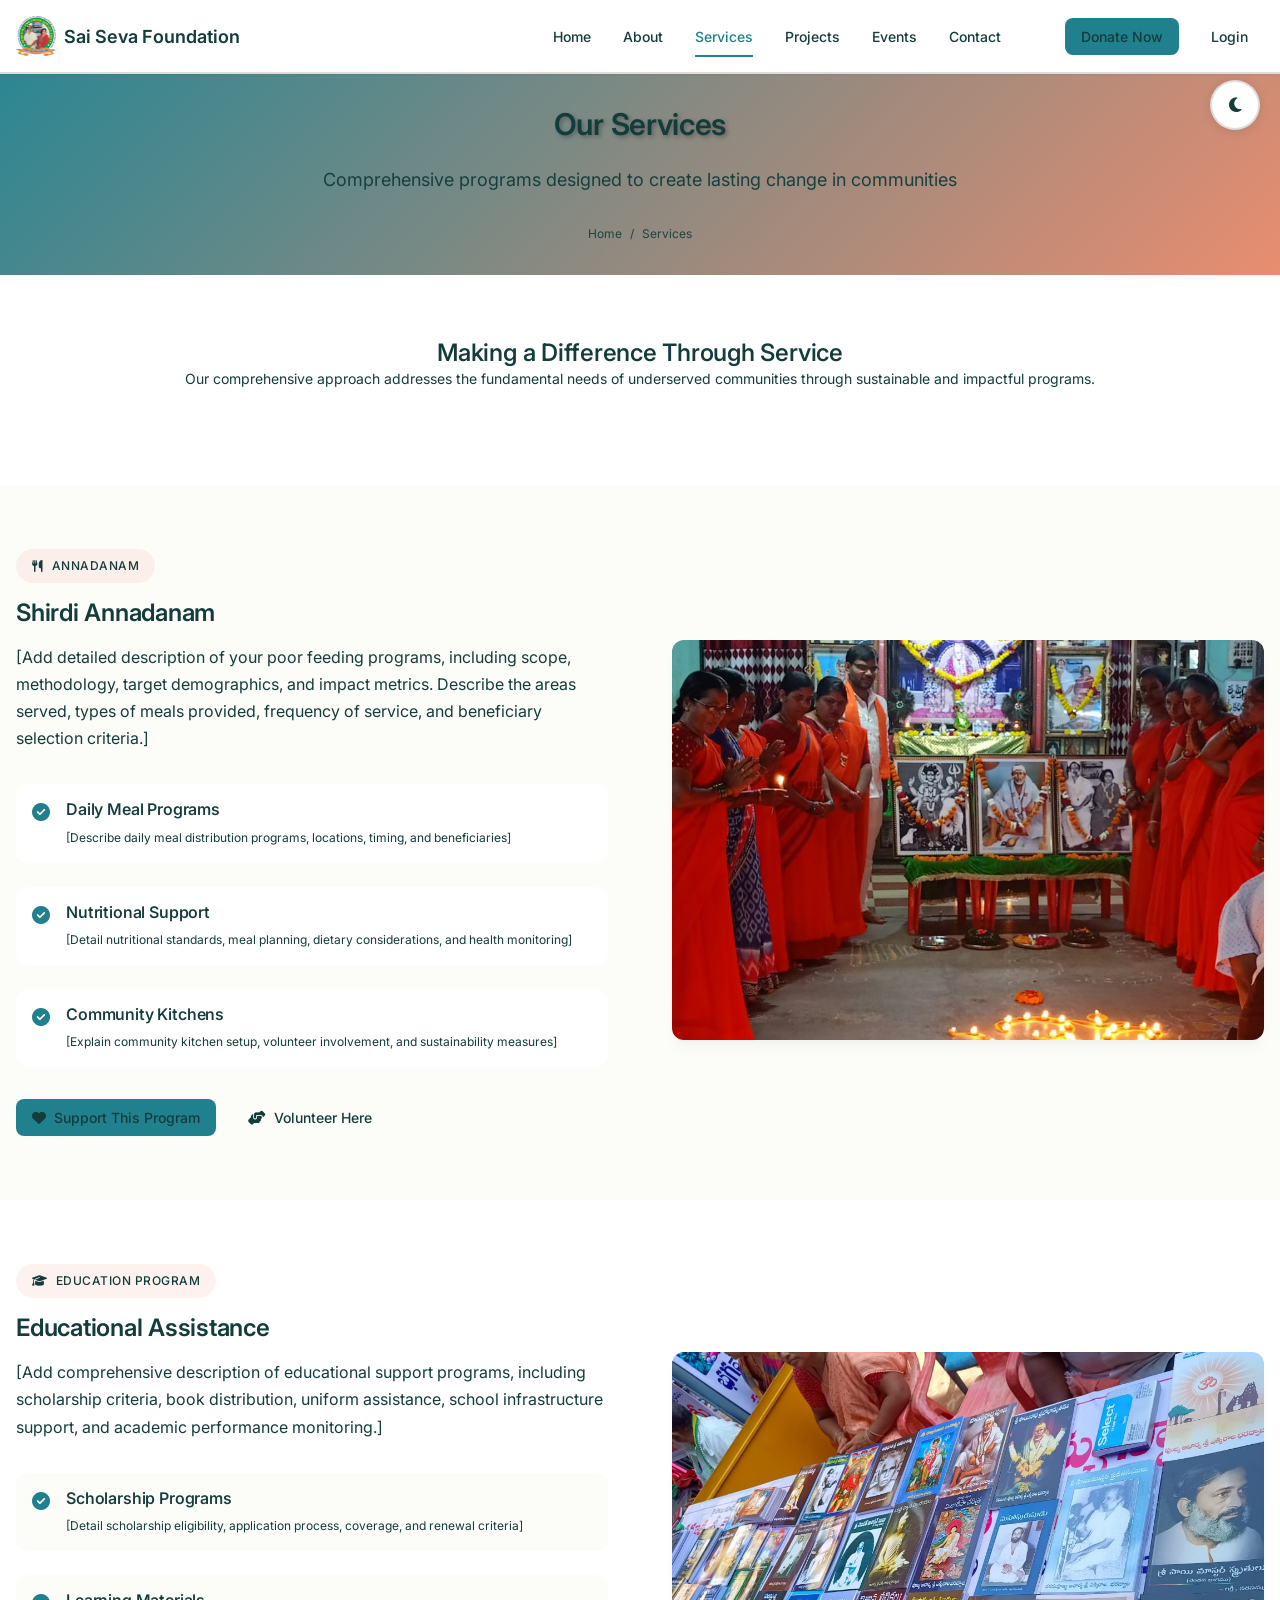
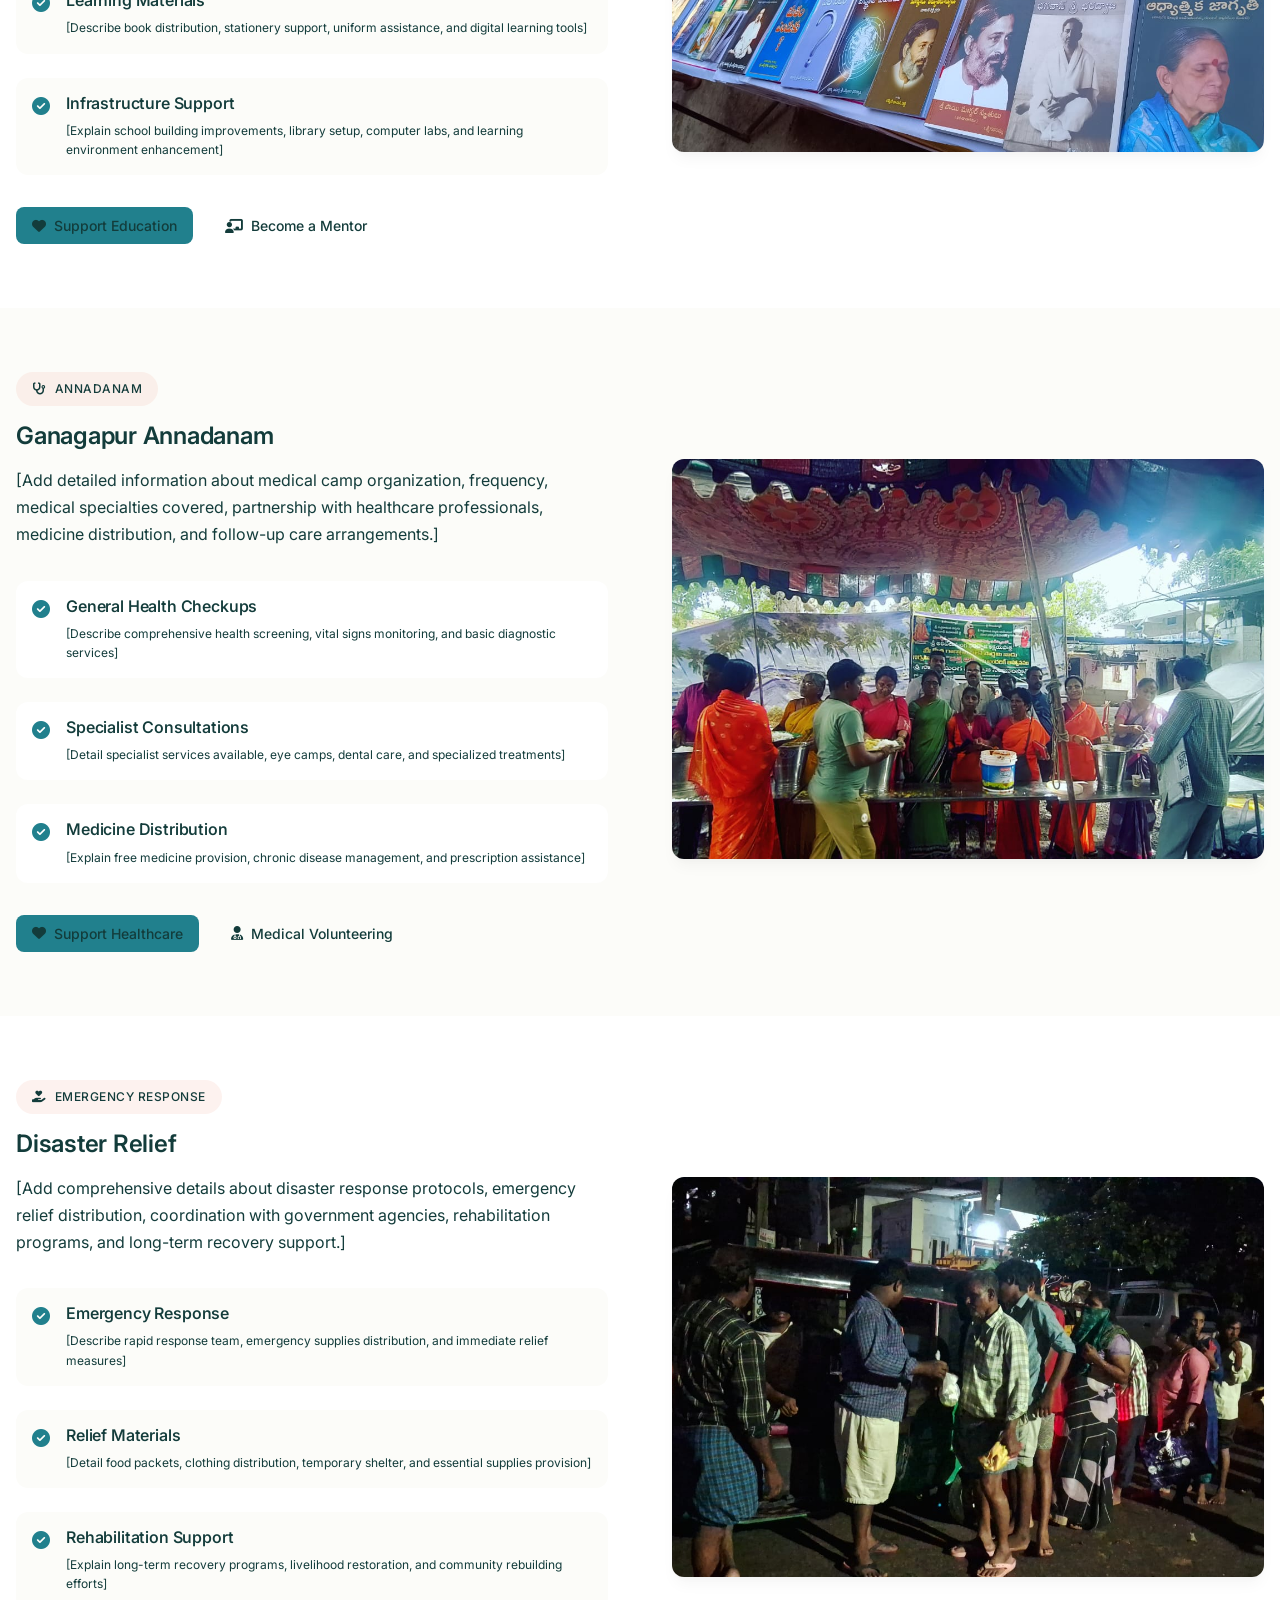
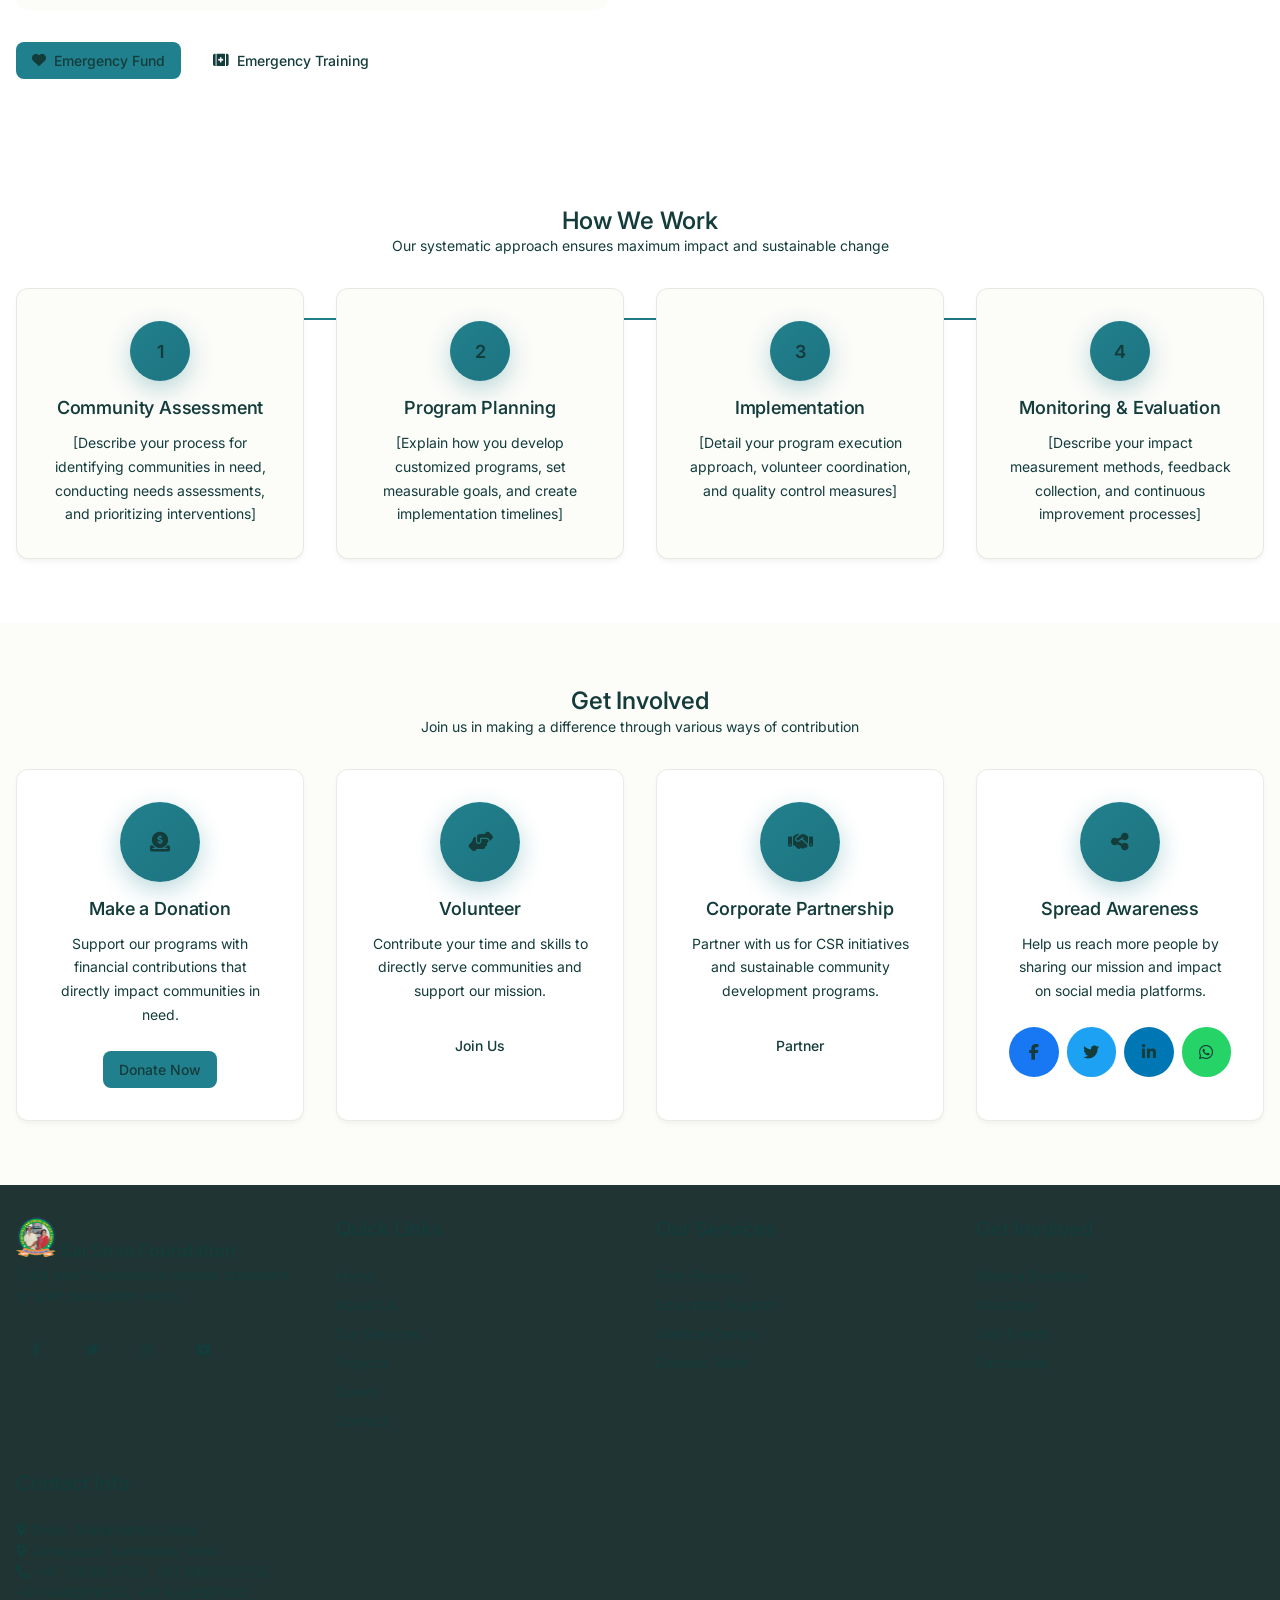
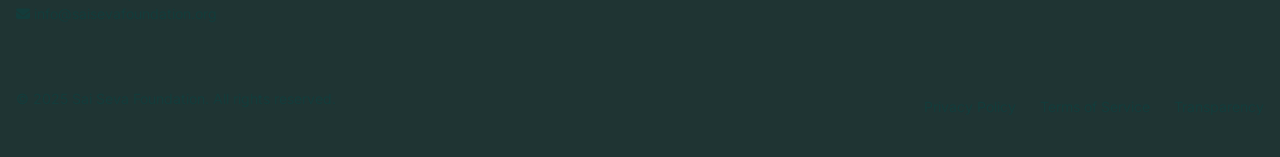
<file: services.html>
<!DOCTYPE html>
<html lang="en">
<head>
    <meta charset="UTF-8">
    <meta name="viewport" content="width=device-width, initial-scale=1.0">
    <title>Our Services - Sai Seva Foundation</title>
    <meta name="description" content="Discover our comprehensive programs: poor feeding, education support, medical camps, and disaster relief across India.">
    <link rel="stylesheet" href="css/common.css">
    <link rel="stylesheet" href="css/services.css">
    <link rel="stylesheet" href="css/theme-compatibility.css">
<link rel="stylesheet" href="css/mobile-responsive.css">
    <link rel="preconnect" href="https://fonts.googleapis.com">
<link rel="preconnect" href="https://fonts.gstatic.com" crossorigin>
<link href="https://fonts.googleapis.com/css2?family=Inter:wght@300;400;500;600;700;800&family=Poppins:wght@400;500;600;700;800&display=swap" rel="stylesheet">
<link rel="stylesheet" href="https://cdnjs.cloudflare.com/ajax/libs/font-awesome/6.4.0/css/all.min.css">

</head>
<body>
    <!-- Header -->
    <header class="header">
        <nav class="navbar">
            <div class="nav-container">
                <div class="nav-logo">
                    <img src="images/LogoNGO.png" alt="Sai Seva Foundation" class="logo-img">
                    <span class="logo-text">Sai Seva Foundation</span>
                </div>
                
                <div class="nav-menu">
                    <a href="index.html" class="nav-link">Home</a>
                    <a href="about.html" class="nav-link">About</a>
                    <a href="services.html" class="nav-link active">Services</a>
                    <a href="index.html#projects" class="nav-link">Projects</a>
                    <a href="index.html#events" class="nav-link">Events</a>
                    <a href="contact.html" class="nav-link">Contact</a>
                    <div class="nav-actions">
                        <a href="donate.html" class="btn btn-primary">Donate Now</a>
                        <a href="login.html" class="btn btn-outline">Login</a>
                    </div>
                </div>
                
                <div class="hamburger">
                    <span></span>
                    <span></span>
                    <span></span>
                </div>
            </div>
        </nav>
    </header>

    <!-- Page Header -->
    <section class="page-header">
        <div class="container">
            <div class="page-header-content">
                <h1>Our Services</h1>
                <p>Comprehensive programs designed to create lasting change in communities</p>
                <nav class="breadcrumb">
                    <a href="index.html">Home</a>
                    <span>/</span>
                    <span>Services</span>
                </nav>
            </div>
        </div>
    </section>

    <!-- Services Overview -->
    <section class="services-overview">
        <div class="container">
            <div class="section-header">
                <h2>Making a Difference Through Service</h2>
                <p>Our comprehensive approach addresses the fundamental needs of underserved communities through sustainable and impactful programs.</p>
            </div>

            <!-- <div class="services-stats">
                <div class="stat-item">
                    <div class="stat-number" data-target="4">0</div>
                    <div class="stat-label">Core Programs</div>
                </div>
                <div class="stat-item">
                    <div class="stat-number" data-target="25">0</div>
                    <div class="stat-label">Communities Served</div>
                </div>
                <div class="stat-item">
                    <div class="stat-number" data-target="50000">0</div>
                    <div class="stat-label">Lives Impacted</div>
                </div>
                <div class="stat-item">
                    <div class="stat-number" data-target="500">0</div>
                    <div class="stat-label">Volunteers</div>
                </div>
            </div> -->
        </div>
    </section>

    <!-- Poor Feeding Program -->
    <section id="feeding" class="service-detail">
        <div class="container">
            <div class="service-content">
                <div class="service-text">
                    <div class="service-badge">
                        <i class="fas fa-utensils"></i>
                        <span>Annadanam</span>
                    </div>
                    <h2>Shirdi Annadanam</h2>
                    <p class="service-description">
                        [Add detailed description of your poor feeding programs, including scope, methodology, target demographics, and impact metrics. Describe the areas served, types of meals provided, frequency of service, and beneficiary selection criteria.]
                    </p>

                    <div class="service-features">
                        <div class="feature-item">
                            <i class="fas fa-check-circle"></i>
                            <div>
                                <h4>Daily Meal Programs</h4>
                                <p>[Describe daily meal distribution programs, locations, timing, and beneficiaries]</p>
                            </div>
                        </div>
                        <div class="feature-item">
                            <i class="fas fa-check-circle"></i>
                            <div>
                                <h4>Nutritional Support</h4>
                                <p>[Detail nutritional standards, meal planning, dietary considerations, and health monitoring]</p>
                            </div>
                        </div>
                        <div class="feature-item">
                            <i class="fas fa-check-circle"></i>
                            <div>
                                <h4>Community Kitchens</h4>
                                <p>[Explain community kitchen setup, volunteer involvement, and sustainability measures]</p>
                            </div>
                        </div>
                    </div>

                    <div class="service-actions">
                        <a href="donate.html?cause=poor-feeding" class="btn btn-primary">
                            <i class="fas fa-heart"></i>
                            Support This Program
                        </a>
                        <a href="#volunteer" class="btn btn-outline">
                            <i class="fas fa-hands-helping"></i>
                            Volunteer Here
                        </a>
                    </div>
                </div>
                <div class="service-media">
                    <img src="images/shirdi1.jpg" alt="Poor Feeding Program" class="service-image">
                    <!-- <div class="service-stats-box">
                        <div class="stat">
                            <span class="stat-number">10,000+</span>
                            <span class="stat-label">Meals Served Monthly</span>
                        </div>
                        <div class="stat">
                            <span class="stat-number">15</span>
                            <span class="stat-label">Distribution Centers</span>
                        </div>
                    </div> -->
                </div>
            </div>
        </div>
    </section>

    <!-- Education Support -->
    <section id="education" class="service-detail alternate">
        <div class="container">
            <div class="service-content">
                <div class="service-media">
                    <img src="images/education.jpg" alt="Education Support" class="service-image">
                    <!-- <div class="service-stats-box">
                        <div class="stat">
                            <span class="stat-number">500+</span>
                            <span class="stat-label">Students Supported</span>
                        </div>
                        <div class="stat">
                            <span class="stat-number">10</span>
                            <span class="stat-label">Schools Partnered</span>
                        </div>
                    </div> -->
                </div>
                <div class="service-text">
                    <div class="service-badge">
                        <i class="fas fa-graduation-cap"></i>
                        <span>Education Program</span>
                    </div>
                    <h2>Educational Assistance</h2>
                    <p class="service-description">
                        [Add comprehensive description of educational support programs, including scholarship criteria, book distribution, uniform assistance, school infrastructure support, and academic performance monitoring.]
                    </p>

                    <div class="service-features">
                        <div class="feature-item">
                            <i class="fas fa-check-circle"></i>
                            <div>
                                <h4>Scholarship Programs</h4>
                                <p>[Detail scholarship eligibility, application process, coverage, and renewal criteria]</p>
                            </div>
                        </div>
                        <div class="feature-item">
                            <i class="fas fa-check-circle"></i>
                            <div>
                                <h4>Learning Materials</h4>
                                <p>[Describe book distribution, stationery support, uniform assistance, and digital learning tools]</p>
                            </div>
                        </div>
                        <div class="feature-item">
                            <i class="fas fa-check-circle"></i>
                            <div>
                                <h4>Infrastructure Support</h4>
                                <p>[Explain school building improvements, library setup, computer labs, and learning environment enhancement]</p>
                            </div>
                        </div>
                    </div>

                    <div class="service-actions">
                        <a href="donate.html?cause=education" class="btn btn-primary">
                            <i class="fas fa-heart"></i>
                            Support Education
                        </a>
                        <a href="#mentor" class="btn btn-outline">
                            <i class="fas fa-chalkboard-teacher"></i>
                            Become a Mentor
                        </a>
                    </div>
                </div>
            </div>
        </div>
    </section>

    <!-- Medical Camps -->
    <section id="medical" class="service-detail">
        <div class="container">
            <div class="service-content">
                <div class="service-text">
                    <div class="service-badge">
                        <i class="fas fa-stethoscope"></i>
                        <span>Annadanam</span>
                    </div>
                    <h2>Ganagapur Annadanam</h2>
                    <p class="service-description">
                        [Add detailed information about medical camp organization, frequency, medical specialties covered, partnership with healthcare professionals, medicine distribution, and follow-up care arrangements.]
                    </p>

                    <div class="service-features">
                        <div class="feature-item">
                            <i class="fas fa-check-circle"></i>
                            <div>
                                <h4>General Health Checkups</h4>
                                <p>[Describe comprehensive health screening, vital signs monitoring, and basic diagnostic services]</p>
                            </div>
                        </div>
                        <div class="feature-item">
                            <i class="fas fa-check-circle"></i>
                            <div>
                                <h4>Specialist Consultations</h4>
                                <p>[Detail specialist services available, eye camps, dental care, and specialized treatments]</p>
                            </div>
                        </div>
                        <div class="feature-item">
                            <i class="fas fa-check-circle"></i>
                            <div>
                                <h4>Medicine Distribution</h4>
                                <p>[Explain free medicine provision, chronic disease management, and prescription assistance]</p>
                            </div>
                        </div>
                    </div>

                    <div class="service-actions">
                        <a href="donate.html?cause=medical" class="btn btn-primary">
                            <i class="fas fa-heart"></i>
                            Support Healthcare
                        </a>
                        <a href="#medical-volunteer" class="btn btn-outline">
                            <i class="fas fa-user-md"></i>
                            Medical Volunteering
                        </a>
                    </div>
                </div>
                <div class="service-media">
                    <img src="images/ganagapur1.jpg" alt="Medical Camp" class="service-image">
                    <!-- <div class="service-stats-box">
                        <div class="stat">
                            <span class="stat-number">2,000+</span>
                            <span class="stat-label">Patients Treated Monthly</span>
                        </div>
                        <div class="stat">
                            <span class="stat-number">12</span>
                            <span class="stat-label">Camps per Month</span>
                        </div>
                    </div> -->
                </div>
            </div>
        </div>
    </section>

    <!-- Disaster Relief -->
    <section id="disaster" class="service-detail alternate">
        <div class="container">
            <div class="service-content">
                <div class="service-media">
                    <img src="images/disaster1.jpg" alt="Disaster Relief" class="service-image">
                    <!-- <div class="service-stats-box">
                        <div class="stat">
                            <span class="stat-number">24/7</span>
                            <span class="stat-label">Emergency Response</span>
                        </div>
                        <div class="stat">
                            <span class="stat-number">5</span>
                            <span class="stat-label">States Covered</span>
                        </div>
                    </div> -->
                </div>
                <div class="service-text">
                    <div class="service-badge">
                        <i class="fas fa-hand-holding-heart"></i>
                        <span>Emergency Response</span>
                    </div>
                    <h2>Disaster Relief</h2>
                    <p class="service-description">
                        [Add comprehensive details about disaster response protocols, emergency relief distribution, coordination with government agencies, rehabilitation programs, and long-term recovery support.]
                    </p>

                    <div class="service-features">
                        <div class="feature-item">
                            <i class="fas fa-check-circle"></i>
                            <div>
                                <h4>Emergency Response</h4>
                                <p>[Describe rapid response team, emergency supplies distribution, and immediate relief measures]</p>
                            </div>
                        </div>
                        <div class="feature-item">
                            <i class="fas fa-check-circle"></i>
                            <div>
                                <h4>Relief Materials</h4>
                                <p>[Detail food packets, clothing distribution, temporary shelter, and essential supplies provision]</p>
                            </div>
                        </div>
                        <div class="feature-item">
                            <i class="fas fa-check-circle"></i>
                            <div>
                                <h4>Rehabilitation Support</h4>
                                <p>[Explain long-term recovery programs, livelihood restoration, and community rebuilding efforts]</p>
                            </div>
                        </div>
                    </div>

                    <div class="service-actions">
                        <a href="donate.html?cause=disaster" class="btn btn-primary">
                            <i class="fas fa-heart"></i>
                            Emergency Fund
                        </a>
                        <a href="#emergency-volunteer" class="btn btn-outline">
                            <i class="fas fa-first-aid"></i>
                            Emergency Training
                        </a>
                    </div>
                </div>
            </div>
        </div>
    </section>

    <!-- How We Work -->
    <section class="how-we-work">
        <div class="container">
            <div class="section-header">
                <h2>How We Work</h2>
                <p>Our systematic approach ensures maximum impact and sustainable change</p>
            </div>

            <div class="process-steps">
                <div class="step-item">
                    <div class="step-number">1</div>
                    <div class="step-content">
                        <h3>Community Assessment</h3>
                        <p>[Describe your process for identifying communities in need, conducting needs assessments, and prioritizing interventions]</p>
                    </div>
                </div>

                <div class="step-item">
                    <div class="step-number">2</div>
                    <div class="step-content">
                        <h3>Program Planning</h3>
                        <p>[Explain how you develop customized programs, set measurable goals, and create implementation timelines]</p>
                    </div>
                </div>

                <div class="step-item">
                    <div class="step-number">3</div>
                    <div class="step-content">
                        <h3>Implementation</h3>
                        <p>[Detail your program execution approach, volunteer coordination, and quality control measures]</p>
                    </div>
                </div>

                <div class="step-item">
                    <div class="step-number">4</div>
                    <div class="step-content">
                        <h3>Monitoring & Evaluation</h3>
                        <p>[Describe your impact measurement methods, feedback collection, and continuous improvement processes]</p>
                    </div>
                </div>
            </div>
        </div>
    </section>

    <!-- Get Involved -->
    <section class="get-involved">
        <div class="container">
            <div class="section-header">
                <h2>Get Involved</h2>
                <p>Join us in making a difference through various ways of contribution</p>
            </div>

            <div class="involvement-options">
                <div class="involvement-card">
                    <div class="involvement-icon">
                        <i class="fas fa-donate"></i>
                    </div>
                    <h3>Make a Donation</h3>
                    <p>Support our programs with financial contributions that directly impact communities in need.</p>
                    <a href="donate.html" class="btn btn-primary">Donate Now</a>
                </div>

                <div class="involvement-card">
                    <div class="involvement-icon">
                        <i class="fas fa-hands-helping"></i>
                    </div>
                    <h3>Volunteer</h3>
                    <p>Contribute your time and skills to directly serve communities and support our mission.</p>
                    <a href="#volunteer" class="btn btn-outline">Join Us</a>
                </div>

                <div class="involvement-card">
                    <div class="involvement-icon">
                        <i class="fas fa-handshake"></i>
                    </div>
                    <h3>Corporate Partnership</h3>
                    <p>Partner with us for CSR initiatives and sustainable community development programs.</p>
                    <a href="contact.html" class="btn btn-outline">Partner</a>
                </div>

                <div class="involvement-card">
                    <div class="involvement-icon">
                        <i class="fas fa-share-alt"></i>
                    </div>
                    <h3>Spread Awareness</h3>
                    <p>Help us reach more people by sharing our mission and impact on social media platforms.</p>
                    <div class="social-share">
                        <a href="#" class="social-btn facebook"><i class="fab fa-facebook-f"></i></a>
                        <a href="#" class="social-btn twitter"><i class="fab fa-twitter"></i></a>
                        <a href="#" class="social-btn linkedin"><i class="fab fa-linkedin-in"></i></a>
                        <a href="#" class="social-btn whatsapp"><i class="fab fa-whatsapp"></i></a>
                    </div>
                </div>
            </div>
        </div>
    </section>

    <!-- Footer -->
    <footer class="footer">
        <div class="container">
            <div class="footer-content">
                <div class="footer-section">
                    <div class="footer-logo">
                        <img src="images/LogoNGO.png" alt="Sai Seva Foundation" class="logo-img">
                        <span class="logo-text">Sai Seva Foundation</span>
                    </div>
                    <p class="footer-description">
                        [Add your foundation's mission statement or brief description here]
                    </p>
                    <div class="social-links">
                        <a href="#" class="social-link"><i class="fab fa-facebook-f"></i></a>
                        <a href="#" class="social-link"><i class="fab fa-twitter"></i></a>
                        <a href="#" class="social-link"><i class="fab fa-instagram"></i></a>
                        <a href="#" class="social-link"><i class="fab fa-youtube"></i></a>
                    </div>
                </div>

                <div class="footer-section">
                    <h3>Quick Links</h3>
                    <ul class="footer-links">
                        <li><a href="index.html">Home</a></li>
                        <li><a href="about.html">About Us</a></li>
                        <li><a href="services.html">Our Services</a></li>
                        <li><a href="index.html#projects">Projects</a></li>
                        <li><a href="index.html#events">Events</a></li>
                        <li><a href="contact.html">Contact</a></li>
                    </ul>
                </div>

                <div class="footer-section">
                    <h3>Our Services</h3>
                    <ul class="footer-links">
                        <li><a href="#feeding">Poor Feeding</a></li>
                        <li><a href="#education">Education Support</a></li>
                        <li><a href="#medical">Medical Camps</a></li>
                        <li><a href="#disaster">Disaster Relief</a></li>
                    </ul>
                </div>

                <div class="footer-section">
                    <h3>Get Involved</h3>
                    <ul class="footer-links">
                        <li><a href="donate.html">Make a Donation</a></li>
                        <li><a href="#volunteer">Volunteer</a></li>
                        <li><a href="index.html#events">Join Events</a></li>
                        <li><a href="contact.html">Partnership</a></li>
                    </ul>
                </div>

                <div class="footer-section">
                    <h3>Contact Info</h3>
                    <div class="contact-info">
                        <div class="contact-item">
                            <i class="fas fa-map-marker-alt"></i>
                            <span>Shirdi, Maharashtra, India</span><br>
                            <i class="fas fa-map-marker-alt"></i>
                            <span>Ganagapur, Karnataka, India</span>
                            
                        </div>
                        <div class="contact-item">
                            <i class="fas fa-phone"></i>
                            <span>+91 7893601789, +91 9491062255,</span><br>
                            <span>+91 9440916031, +91 9398557142</span>
                        </div>
                        <div class="contact-item">
                            <i class="fas fa-envelope"></i>
                            <span>info@saisevafoundation.org</span>
                        </div>
                    </div>
                </div>
            </div>

            <div class="footer-bottom">
                <div class="footer-bottom-content">
                    <p>&copy; 2025 Sai Seva Foundation. All rights reserved.</p>
                    <div class="footer-bottom-links">
                        <a href="#privacy">Privacy Policy</a>
                        <a href="#terms">Terms of Service</a>
                        <a href="#transparency">Transparency</a>
                    </div>
                </div>
            </div>
        </div>
    </footer>

    <!-- Scripts -->
    <script src="js/main.js"></script>
    <script src="js/theme-switcher.js"></script>
</body>
</html>
</file>
<file: css/common.css>
:root {
  /* Primitive Color Tokens */
  --color-white: rgba(255, 255, 255, 1);
  --color-black: rgba(0, 0, 0, 1);
  --color-cream-50: rgba(252, 252, 249, 1);
  --color-cream-100: rgba(255, 255, 253, 1);
  --color-gray-200: rgba(245, 245, 245, 1);
  --color-gray-300: rgba(167, 169, 169, 1);
  --color-gray-400: rgba(119, 124, 124, 1);
  --color-slate-500: rgba(98, 108, 113, 1);
  --color-brown-600: rgba(94, 82, 64, 1);
  --color-charcoal-700: rgba(31, 33, 33, 1);
  --color-charcoal-800: rgba(38, 40, 40, 1);
  --color-slate-900: rgba(19, 52, 59, 1);
  --color-teal-300: rgba(50, 184, 198, 1);
  --color-teal-400: rgba(45, 166, 178, 1);
  --color-teal-500: rgba(33, 128, 141, 1);
  --color-teal-600: rgba(29, 116, 128, 1);
  --color-teal-700: rgba(26, 104, 115, 1);
  --color-teal-800: rgba(41, 150, 161, 1);
  --color-red-400: rgba(255, 84, 89, 1);
  --color-red-500: rgba(192, 21, 47, 1);
  --color-orange-400: rgba(230, 129, 97, 1);
  --color-orange-500: rgba(168, 75, 47, 1);

  /* RGB versions for opacity control */
  --color-brown-600-rgb: 94, 82, 64;
  --color-teal-500-rgb: 33, 128, 141;
  --color-slate-900-rgb: 19, 52, 59;
  --color-slate-500-rgb: 98, 108, 113;
  --color-red-500-rgb: 192, 21, 47;
  --color-red-400-rgb: 255, 84, 89;
  --color-orange-500-rgb: 168, 75, 47;
  --color-orange-400-rgb: 230, 129, 97;

  /* Background color tokens (Light Mode) */
  --color-bg-1: rgba(59, 130, 246, 0.08); /* Light blue */
  --color-bg-2: rgba(245, 158, 11, 0.08); /* Light yellow */
  --color-bg-3: rgba(34, 197, 94, 0.08); /* Light green */
  --color-bg-4: rgba(239, 68, 68, 0.08); /* Light red */
  --color-bg-5: rgba(147, 51, 234, 0.08); /* Light purple */
  --color-bg-6: rgba(249, 115, 22, 0.08); /* Light orange */
  --color-bg-7: rgba(236, 72, 153, 0.08); /* Light pink */
  --color-bg-8: rgba(6, 182, 212, 0.08); /* Light cyan */

  /* Semantic Color Tokens (Light Mode) */
  --color-background: var(--color-cream-50);
  --color-surface: var(--color-cream-100);
  --color-text: var(--color-slate-900);
  --color-text-secondary: var(--color-slate-500);
  --color-primary: var(--color-teal-500);
  --color-primary-hover: var(--color-teal-600);
  --color-primary-active: var(--color-teal-700);
  --color-secondary: rgba(var(--color-brown-600-rgb), 0.12);
  --color-secondary-hover: rgba(var(--color-brown-600-rgb), 0.2);
  --color-secondary-active: rgba(var(--color-brown-600-rgb), 0.25);
  --color-border: rgba(var(--color-brown-600-rgb), 0.2);
  --color-btn-primary-text: var(--color-cream-50);
  --color-card-border: rgba(var(--color-brown-600-rgb), 0.12);
  --color-card-border-inner: rgba(var(--color-brown-600-rgb), 0.12);
  --color-error: var(--color-red-500);
  --color-success: var(--color-teal-500);
  --color-warning: var(--color-orange-500);
  --color-info: var(--color-slate-500);
  --color-focus-ring: rgba(var(--color-teal-500-rgb), 0.4);
  --color-select-caret: rgba(var(--color-slate-900-rgb), 0.8);

  /* Common style patterns */
  --focus-ring: 0 0 0 3px var(--color-focus-ring);
  --focus-outline: 2px solid var(--color-primary);
  --status-bg-opacity: 0.15;
  --status-border-opacity: 0.25;
  --select-caret-light: url("data:image/svg+xml,%3Csvg xmlns='http://www.w3.org/2000/svg' width='16' height='16' viewBox='0 0 24 24' fill='none' stroke='%23134252' stroke-width='2' stroke-linecap='round' stroke-linejoin='round'%3E%3Cpolyline points='6 9 12 15 18 9'%3E%3C/polyline%3E%3C/svg%3E");
  --select-caret-dark: url("data:image/svg+xml,%3Csvg xmlns='http://www.w3.org/2000/svg' width='16' height='16' viewBox='0 0 24 24' fill='none' stroke='%23f5f5f5' stroke-width='2' stroke-linecap='round' stroke-linejoin='round'%3E%3Cpolyline points='6 9 12 15 18 9'%3E%3C/polyline%3E%3C/svg%3E");

  /* RGB versions for opacity control */
  --color-success-rgb: 33, 128, 141;
  --color-error-rgb: 192, 21, 47;
  --color-warning-rgb: 168, 75, 47;
  --color-info-rgb: 98, 108, 113;

  /* Typography */
  --font-family-base: "FKGroteskNeue", "Geist", "Inter", -apple-system,
    BlinkMacSystemFont, "Segoe UI", Roboto, sans-serif;
  --font-family-mono: "Berkeley Mono", ui-monospace, SFMono-Regular, Menlo,
    Monaco, Consolas, monospace;
  --font-size-xs: 11px;
  --font-size-sm: 12px;
  --font-size-base: 14px;
  --font-size-md: 14px;
  --font-size-lg: 16px;
  --font-size-xl: 18px;
  --font-size-2xl: 20px;
  --font-size-3xl: 24px;
  --font-size-4xl: 30px;
  --font-weight-normal: 400;
  --font-weight-medium: 500;
  --font-weight-semibold: 550;
  --font-weight-bold: 600;
  --line-height-tight: 1.2;
  --line-height-normal: 1.5;
  --letter-spacing-tight: -0.01em;

  /* Spacing */
  --space-0: 0;
  --space-1: 1px;
  --space-2: 2px;
  --space-4: 4px;
  --space-6: 6px;
  --space-8: 8px;
  --space-10: 10px;
  --space-12: 12px;
  --space-16: 16px;
  --space-20: 20px;
  --space-24: 24px;
  --space-32: 32px;

  /* Border Radius */
  --radius-sm: 6px;
  --radius-base: 8px;
  --radius-md: 10px;
  --radius-lg: 12px;
  --radius-full: 9999px;

  /* Shadows */
  --shadow-xs: 0 1px 2px rgba(0, 0, 0, 0.02);
  --shadow-sm: 0 1px 3px rgba(0, 0, 0, 0.04), 0 1px 2px rgba(0, 0, 0, 0.02);
  --shadow-md: 0 4px 6px -1px rgba(0, 0, 0, 0.04),
    0 2px 4px -1px rgba(0, 0, 0, 0.02);
  --shadow-lg: 0 10px 15px -3px rgba(0, 0, 0, 0.04),
    0 4px 6px -2px rgba(0, 0, 0, 0.02);
  --shadow-inset-sm: inset 0 1px 0 rgba(255, 255, 255, 0.15),
    inset 0 -1px 0 rgba(0, 0, 0, 0.03);

  /* Animation */
  --duration-fast: 150ms;
  --duration-normal: 250ms;
  --ease-standard: cubic-bezier(0.16, 1, 0.3, 1);

  /* Layout */
  --container-sm: 640px;
  --container-md: 768px;
  --container-lg: 1024px;
  --container-xl: 1280px;
}

/* Dark mode colors */
@media (prefers-color-scheme: dark) {
  :root {
    /* RGB versions for opacity control (Dark Mode) */
    --color-gray-400-rgb: 119, 124, 124;
    --color-teal-300-rgb: 50, 184, 198;
    --color-gray-300-rgb: 167, 169, 169;
    --color-gray-200-rgb: 245, 245, 245;

    /* Background color tokens (Dark Mode) */
    --color-bg-1: rgba(29, 78, 216, 0.15); /* Dark blue */
    --color-bg-2: rgba(180, 83, 9, 0.15); /* Dark yellow */
    --color-bg-3: rgba(21, 128, 61, 0.15); /* Dark green */
    --color-bg-4: rgba(185, 28, 28, 0.15); /* Dark red */
    --color-bg-5: rgba(107, 33, 168, 0.15); /* Dark purple */
    --color-bg-6: rgba(194, 65, 12, 0.15); /* Dark orange */
    --color-bg-7: rgba(190, 24, 93, 0.15); /* Dark pink */
    --color-bg-8: rgba(8, 145, 178, 0.15); /* Dark cyan */
    
    /* Semantic Color Tokens (Dark Mode) */
    --color-background: var(--color-charcoal-700);
    --color-surface: var(--color-charcoal-800);
    --color-text: var(--color-gray-200);
    --color-text-secondary: rgba(var(--color-gray-300-rgb), 0.7);
    --color-primary: var(--color-teal-300);
    --color-primary-hover: var(--color-teal-400);
    --color-primary-active: var(--color-teal-800);
    --color-secondary: rgba(var(--color-gray-400-rgb), 0.15);
    --color-secondary-hover: rgba(var(--color-gray-400-rgb), 0.25);
    --color-secondary-active: rgba(var(--color-gray-400-rgb), 0.3);
    --color-border: rgba(var(--color-gray-400-rgb), 0.3);
    --color-error: var(--color-red-400);
    --color-success: var(--color-teal-300);
    --color-warning: var(--color-orange-400);
    --color-info: var(--color-gray-300);
    --color-focus-ring: rgba(var(--color-teal-300-rgb), 0.4);
    --color-btn-primary-text: var(--color-slate-900);
    --color-card-border: rgba(var(--color-gray-400-rgb), 0.2);
    --color-card-border-inner: rgba(var(--color-gray-400-rgb), 0.15);
    --shadow-inset-sm: inset 0 1px 0 rgba(255, 255, 255, 0.1),
      inset 0 -1px 0 rgba(0, 0, 0, 0.15);
    --button-border-secondary: rgba(var(--color-gray-400-rgb), 0.2);
    --color-border-secondary: rgba(var(--color-gray-400-rgb), 0.2);
    --color-select-caret: rgba(var(--color-gray-200-rgb), 0.8);

    /* Common style patterns - updated for dark mode */
    --focus-ring: 0 0 0 3px var(--color-focus-ring);
    --focus-outline: 2px solid var(--color-primary);
    --status-bg-opacity: 0.15;
    --status-border-opacity: 0.25;
    --select-caret-light: url("data:image/svg+xml,%3Csvg xmlns='http://www.w3.org/2000/svg' width='16' height='16' viewBox='0 0 24 24' fill='none' stroke='%23134252' stroke-width='2' stroke-linecap='round' stroke-linejoin='round'%3E%3Cpolyline points='6 9 12 15 18 9'%3E%3C/polyline%3E%3C/svg%3E");
    --select-caret-dark: url("data:image/svg+xml,%3Csvg xmlns='http://www.w3.org/2000/svg' width='16' height='16' viewBox='0 0 24 24' fill='none' stroke='%23f5f5f5' stroke-width='2' stroke-linecap='round' stroke-linejoin='round'%3E%3Cpolyline points='6 9 12 15 18 9'%3E%3C/polyline%3E%3C/svg%3E");

    /* RGB versions for dark mode */
    --color-success-rgb: var(--color-teal-300-rgb);
    --color-error-rgb: var(--color-red-400-rgb);
    --color-warning-rgb: var(--color-orange-400-rgb);
    --color-info-rgb: var(--color-gray-300-rgb);
  }
}

/* Data attribute for manual theme switching */
[data-color-scheme="dark"] {
  /* RGB versions for opacity control (dark mode) */
  --color-gray-400-rgb: 119, 124, 124;
  --color-teal-300-rgb: 50, 184, 198;
  --color-gray-300-rgb: 167, 169, 169;
  --color-gray-200-rgb: 245, 245, 245;

  /* Colorful background palette - Dark Mode */
  --color-bg-1: rgba(29, 78, 216, 0.15); /* Dark blue */
  --color-bg-2: rgba(180, 83, 9, 0.15); /* Dark yellow */
  --color-bg-3: rgba(21, 128, 61, 0.15); /* Dark green */
  --color-bg-4: rgba(185, 28, 28, 0.15); /* Dark red */
  --color-bg-5: rgba(107, 33, 168, 0.15); /* Dark purple */
  --color-bg-6: rgba(194, 65, 12, 0.15); /* Dark orange */
  --color-bg-7: rgba(190, 24, 93, 0.15); /* Dark pink */
  --color-bg-8: rgba(8, 145, 178, 0.15); /* Dark cyan */
  
  /* Semantic Color Tokens (Dark Mode) */
  --color-background: var(--color-charcoal-700);
  --color-surface: var(--color-charcoal-800);
  --color-text: var(--color-gray-200);
  --color-text-secondary: rgba(var(--color-gray-300-rgb), 0.7);
  --color-primary: var(--color-teal-300);
  --color-primary-hover: var(--color-teal-400);
  --color-primary-active: var(--color-teal-800);
  --color-secondary: rgba(var(--color-gray-400-rgb), 0.15);
  --color-secondary-hover: rgba(var(--color-gray-400-rgb), 0.25);
  --color-secondary-active: rgba(var(--color-gray-400-rgb), 0.3);
  --color-border: rgba(var(--color-gray-400-rgb), 0.3);
  --color-error: var(--color-red-400);
  --color-success: var(--color-teal-300);
  --color-warning: var(--color-orange-400);
  --color-info: var(--color-gray-300);
  --color-focus-ring: rgba(var(--color-teal-300-rgb), 0.4);
  --color-btn-primary-text: var(--color-slate-900);
  --color-card-border: rgba(var(--color-gray-400-rgb), 0.15);
  --color-card-border-inner: rgba(var(--color-gray-400-rgb), 0.15);
  --shadow-inset-sm: inset 0 1px 0 rgba(255, 255, 255, 0.1),
    inset 0 -1px 0 rgba(0, 0, 0, 0.15);
  --color-border-secondary: rgba(var(--color-gray-400-rgb), 0.2);
  --color-select-caret: rgba(var(--color-gray-200-rgb), 0.8);

  /* Common style patterns - updated for dark mode */
  --focus-ring: 0 0 0 3px var(--color-focus-ring);
  --focus-outline: 2px solid var(--color-primary);
  --status-bg-opacity: 0.15;
  --status-border-opacity: 0.25;
  --select-caret-light: url("data:image/svg+xml,%3Csvg xmlns='http://www.w3.org/2000/svg' width='16' height='16' viewBox='0 0 24 24' fill='none' stroke='%23134252' stroke-width='2' stroke-linecap='round' stroke-linejoin='round'%3E%3Cpolyline points='6 9 12 15 18 9'%3E%3C/polyline%3E%3C/svg%3E");
  --select-caret-dark: url("data:image/svg+xml,%3Csvg xmlns='http://www.w3.org/2000/svg' width='16' height='16' viewBox='0 0 24 24' fill='none' stroke='%23f5f5f5' stroke-width='2' stroke-linecap='round' stroke-linejoin='round'%3E%3Cpolyline points='6 9 12 15 18 9'%3E%3C/polyline%3E%3C/svg%3E");

  /* RGB versions for dark mode */
  --color-success-rgb: var(--color-teal-300-rgb);
  --color-error-rgb: var(--color-red-400-rgb);
  --color-warning-rgb: var(--color-orange-400-rgb);
  --color-info-rgb: var(--color-gray-300-rgb);
}

[data-color-scheme="light"] {
  /* RGB versions for opacity control (light mode) */
  --color-brown-600-rgb: 94, 82, 64;
  --color-teal-500-rgb: 33, 128, 141;
  --color-slate-900-rgb: 19, 52, 59;
  
  /* Semantic Color Tokens (Light Mode) */
  --color-background: var(--color-cream-50);
  --color-surface: var(--color-cream-100);
  --color-text: var(--color-slate-900);
  --color-text-secondary: var(--color-slate-500);
  --color-primary: var(--color-teal-500);
  --color-primary-hover: var(--color-teal-600);
  --color-primary-active: var(--color-teal-700);
  --color-secondary: rgba(var(--color-brown-600-rgb), 0.12);
  --color-secondary-hover: rgba(var(--color-brown-600-rgb), 0.2);
  --color-secondary-active: rgba(var(--color-brown-600-rgb), 0.25);
  --color-border: rgba(var(--color-brown-600-rgb), 0.2);
  --color-btn-primary-text: var(--color-cream-50);
  --color-card-border: rgba(var(--color-brown-600-rgb), 0.12);
  --color-card-border-inner: rgba(var(--color-brown-600-rgb), 0.12);
  --color-error: var(--color-red-500);
  --color-success: var(--color-teal-500);
  --color-warning: var(--color-orange-500);
  --color-info: var(--color-slate-500);
  --color-focus-ring: rgba(var(--color-teal-500-rgb), 0.4);

  /* RGB versions for light mode */
  --color-success-rgb: var(--color-teal-500-rgb);
  --color-error-rgb: var(--color-red-500-rgb);
  --color-warning-rgb: var(--color-orange-500-rgb);
  --color-info-rgb: var(--color-slate-500-rgb);
}

/* Base styles */
html {
  font-size: var(--font-size-base);
  font-family: var(--font-family-base);
  line-height: var(--line-height-normal);
  color: var(--color-text);
  background-color: var(--color-background);
  -webkit-font-smoothing: antialiased;
  box-sizing: border-box;
}

body {
  margin: 0;
  padding: 0;
}

*,
*::before,
*::after {
  box-sizing: inherit;
}

/* Typography */
h1,
h2,
h3,
h4,
h5,
h6 {
  margin: 0;
  font-weight: var(--font-weight-semibold);
  line-height: var(--line-height-tight);
  color: var(--color-text);
  letter-spacing: var(--letter-spacing-tight);
}

h1 {
  font-size: var(--font-size-4xl);
}
h2 {
  font-size: var(--font-size-3xl);
}
h3 {
  font-size: var(--font-size-2xl);
}
h4 {
  font-size: var(--font-size-xl);
}
h5 {
  font-size: var(--font-size-lg);
}
h6 {
  font-size: var(--font-size-md);
}

p {
  margin: 0 0 var(--space-16) 0;
}

a {
  color: var(--color-primary);
  text-decoration: none;
  transition: color var(--duration-fast) var(--ease-standard);
}

a:hover {
  color: var(--color-primary-hover);
}

code,
pre {
  font-family: var(--font-family-mono);
  font-size: calc(var(--font-size-base) * 0.95);
  background-color: var(--color-secondary);
  border-radius: var(--radius-sm);
}

code {
  padding: var(--space-1) var(--space-4);
}

pre {
  padding: var(--space-16);
  margin: var(--space-16) 0;
  overflow: auto;
  border: 1px solid var(--color-border);
}

pre code {
  background: none;
  padding: 0;
}

/* Buttons */
.btn {
  display: inline-flex;
  align-items: center;
  justify-content: center;
  padding: var(--space-8) var(--space-16);
  border-radius: var(--radius-base);
  font-size: var(--font-size-base);
  font-weight: 500;
  line-height: 1.5;
  cursor: pointer;
  transition: all var(--duration-normal) var(--ease-standard);
  border: none;
  text-decoration: none;
  position: relative;
}

.btn:focus-visible {
  outline: none;
  box-shadow: var(--focus-ring);
}

.btn--primary {
  background: var(--color-primary);
  color: var(--color-btn-primary-text);
}

.btn--primary:hover {
  background: var(--color-primary-hover);
}

.btn--primary:active {
  background: var(--color-primary-active);
}

.btn--secondary {
  background: var(--color-secondary);
  color: var(--color-text);
}

.btn--secondary:hover {
  background: var(--color-secondary-hover);
}

.btn--secondary:active {
  background: var(--color-secondary-active);
}

.btn--outline {
  background: transparent;
  border: 1px solid var(--color-border);
  color: var(--color-text);
}

.btn--outline:hover {
  background: var(--color-secondary);
}

.btn--sm {
  padding: var(--space-4) var(--space-12);
  font-size: var(--font-size-sm);
  border-radius: var(--radius-sm);
}

.btn--lg {
  padding: var(--space-10) var(--space-20);
  font-size: var(--font-size-lg);
  border-radius: var(--radius-md);
}

.btn--full-width {
  width: 100%;
}

.btn:disabled {
  opacity: 0.5;
  cursor: not-allowed;
}

/* Form elements */
.form-control {
  display: block;
  width: 100%;
  padding: var(--space-8) var(--space-12);
  font-size: var(--font-size-md);
  line-height: 1.5;
  color: var(--color-text);
  background-color: var(--color-surface);
  border: 1px solid var(--color-border);
  border-radius: var(--radius-base);
  transition: border-color var(--duration-fast) var(--ease-standard),
    box-shadow var(--duration-fast) var(--ease-standard);
}

textarea.form-control {
  font-family: var(--font-family-base);
  font-size: var(--font-size-base);
}

select.form-control {
  padding: var(--space-8) var(--space-12);
  -webkit-appearance: none;
  -moz-appearance: none;
  appearance: none;
  background-image: var(--select-caret-light);
  background-repeat: no-repeat;
  background-position: right var(--space-12) center;
  background-size: 16px;
  padding-right: var(--space-32);
}

/* Add a dark mode specific caret */
@media (prefers-color-scheme: dark) {
  select.form-control {
    background-image: var(--select-caret-dark);
  }
}

/* Also handle data-color-scheme */
[data-color-scheme="dark"] select.form-control {
  background-image: var(--select-caret-dark);
}

[data-color-scheme="light"] select.form-control {
  background-image: var(--select-caret-light);
}

.form-control:focus {
  border-color: var(--color-primary);
  outline: var(--focus-outline);
}

.form-label {
  display: block;
  margin-bottom: var(--space-8);
  font-weight: var(--font-weight-medium);
  font-size: var(--font-size-sm);
}

.form-group {
  margin-bottom: var(--space-16);
}

/* Card component */
.card {
  background-color: var(--color-surface);
  border-radius: var(--radius-lg);
  border: 1px solid var(--color-card-border);
  box-shadow: var(--shadow-sm);
  overflow: hidden;
  transition: box-shadow var(--duration-normal) var(--ease-standard);
}

.card:hover {
  box-shadow: var(--shadow-md);
}

.card__body {
  padding: var(--space-16);
}

.card__header,
.card__footer {
  padding: var(--space-16);
  border-bottom: 1px solid var(--color-card-border-inner);
}

/* Status indicators - simplified with CSS variables */
.status {
  display: inline-flex;
  align-items: center;
  padding: var(--space-6) var(--space-12);
  border-radius: var(--radius-full);
  font-weight: var(--font-weight-medium);
  font-size: var(--font-size-sm);
}

.status--success {
  background-color: rgba(
    var(--color-success-rgb, 33, 128, 141),
    var(--status-bg-opacity)
  );
  color: var(--color-success);
  border: 1px solid
    rgba(var(--color-success-rgb, 33, 128, 141), var(--status-border-opacity));
}

.status--error {
  background-color: rgba(
    var(--color-error-rgb, 192, 21, 47),
    var(--status-bg-opacity)
  );
  color: var(--color-error);
  border: 1px solid
    rgba(var(--color-error-rgb, 192, 21, 47), var(--status-border-opacity));
}

.status--warning {
  background-color: rgba(
    var(--color-warning-rgb, 168, 75, 47),
    var(--status-bg-opacity)
  );
  color: var(--color-warning);
  border: 1px solid
    rgba(var(--color-warning-rgb, 168, 75, 47), var(--status-border-opacity));
}

.status--info {
  background-color: rgba(
    var(--color-info-rgb, 98, 108, 113),
    var(--status-bg-opacity)
  );
  color: var(--color-info);
  border: 1px solid
    rgba(var(--color-info-rgb, 98, 108, 113), var(--status-border-opacity));
}

/* Container layout */
.container {
  width: 100%;
  margin-right: auto;
  margin-left: auto;
  padding-right: var(--space-16);
  padding-left: var(--space-16);
}

@media (min-width: 640px) {
  .container {
    max-width: var(--container-sm);
  }
}
@media (min-width: 768px) {
  .container {
    max-width: var(--container-md);
  }
}
@media (min-width: 1024px) {
  .container {
    max-width: var(--container-lg);
  }
}
@media (min-width: 1280px) {
  .container {
    max-width: var(--container-xl);
  }
}

/* Utility classes */
.flex {
  display: flex;
}
.flex-col {
  flex-direction: column;
}
.items-center {
  align-items: center;
}
.justify-center {
  justify-content: center;
}
.justify-between {
  justify-content: space-between;
}
.gap-4 {
  gap: var(--space-4);
}
.gap-8 {
  gap: var(--space-8);
}
.gap-16 {
  gap: var(--space-16);
}

.m-0 {
  margin: 0;
}
.mt-8 {
  margin-top: var(--space-8);
}
.mb-8 {
  margin-bottom: var(--space-8);
}
.mx-8 {
  margin-left: var(--space-8);
  margin-right: var(--space-8);
}
.my-8 {
  margin-top: var(--space-8);
  margin-bottom: var(--space-8);
}

.p-0 {
  padding: 0;
}
.py-8 {
  padding-top: var(--space-8);
  padding-bottom: var(--space-8);
}
.px-8 {
  padding-left: var(--space-8);
  padding-right: var(--space-8);
}
.py-16 {
  padding-top: var(--space-16);
  padding-bottom: var(--space-16);
}
.px-16 {
  padding-left: var(--space-16);
  padding-right: var(--space-16);
}

.block {
  display: block;
}
.hidden {
  display: none;
}

/* Accessibility */
.sr-only {
  position: absolute;
  width: 1px;
  height: 1px;
  padding: 0;
  margin: -1px;
  overflow: hidden;
  clip: rect(0, 0, 0, 0);
  white-space: nowrap;
  border-width: 0;
}

:focus-visible {
  outline: var(--focus-outline);
  outline-offset: 2px;
}

/* Dark mode specifics */
[data-color-scheme="dark"] .btn--outline {
  border: 1px solid var(--color-border-secondary);
}

@font-face {
  font-family: 'FKGroteskNeue';
  src: url('https://r2cdn.perplexity.ai/fonts/FKGroteskNeue.woff2')
    format('woff2');
}

/* END PERPLEXITY DESIGN SYSTEM */
/* =================================================================
   CSS RESET & BASE STYLES
   ================================================================= */

* {
    margin: 0;
    padding: 0;
    box-sizing: border-box;
}

*::before,
*::after {
    box-sizing: border-box;
}

html {
    font-size: var(--font-size-base);
    line-height: var(--line-height-normal);
    scroll-behavior: smooth;
    -webkit-text-size-adjust: 100%;
    -ms-text-size-adjust: 100%;
    font-family: var(--font-family-base);
    color: var(--color-text);
    background-color: var(--color-background);
    -webkit-font-smoothing: antialiased;
}

body {
    font-family: var(--font-family-base);
    font-weight: var(--font-weight-normal);
    color: var(--color-text);
    background-color: var(--color-background);
    overflow-x: hidden;
    -webkit-font-smoothing: antialiased;
    -moz-osx-font-smoothing: grayscale;
}

/* =================================================================
   TYPOGRAPHY
   ================================================================= */

h1, h2, h3, h4, h5, h6 {
    font-family: var(--font-family-base);
    font-weight: var(--font-weight-semibold);
    line-height: var(--line-height-tight);
    color: var(--color-text);
    margin-bottom: var(--space-16);
    letter-spacing: var(--letter-spacing-tight);
}

h1 { font-size: var(--font-size-4xl); }
h2 { font-size: var(--font-size-3xl); }
h3 { font-size: var(--font-size-2xl); }
h4 { font-size: var(--font-size-xl); }
h5 { font-size: var(--font-size-lg); }
h6 { font-size: var(--font-size-md); }

p {
    margin-bottom: var(--space-16);
    color: var(--color-text-secondary);
    line-height: var(--line-height-normal);
}

a {
    color: var(--color-primary);
    text-decoration: none;
    transition: color var(--duration-fast) var(--ease-standard);
}

a:hover {
    color: var(--color-primary-hover);
}

/* =================================================================
   LAYOUT UTILITIES
   ================================================================= */

.container {
    width: 100%;
    max-width: var(--container-xl);
    margin: 0 auto;
    padding: 0 var(--space-16);
}

@media (min-width: 640px) {
    .container { 
        padding: 0 var(--space-24); 
        max-width: var(--container-sm);
    }
}

@media (min-width: 768px) {
    .container { 
        max-width: var(--container-md);
    }
}

@media (min-width: 1024px) {
    .container { 
        padding: 0 var(--space-32);
        max-width: var(--container-lg);
    }
}

/* =================================================================
   HEADER & NAVIGATION - MATCHING YOUR HTML STRUCTURE
   ================================================================= */

.header {
    background: var(--color-surface);
    border-bottom: 1px solid var(--color-border);
    position: sticky;
    top: 0;
    z-index: 1020;
    transition: all var(--duration-normal) var(--ease-standard);
    box-shadow: var(--shadow-sm);
}

.navbar {
    padding: var(--space-16) 0;
}

.nav-container {
    max-width: var(--container-xl);
    margin: 0 auto;
    padding: 0 var(--space-16);
    display: flex;
    align-items: center;
    justify-content: space-between;
}

/* Logo Section */
.nav-logo {
    display: flex;
    align-items: center;
    gap: var(--space-8);
    text-decoration: none;
    color: var(--color-text);
}

.logo-img {
    width: 40px;
    height: 40px;
    border-radius: var(--radius-base);
}

.logo-text {
    font-size: var(--font-size-xl);
    font-weight: var(--font-weight-bold);
    color: var(--color-text);
}

/* Navigation Menu */
.nav-menu {
    display: flex;
    align-items: center;
    gap: var(--space-32);
}

.nav-link {
    position: relative;
    padding: var(--space-8) 0;
    color: var(--color-text);
    font-weight: var(--font-weight-medium);
    font-size: var(--font-size-md);
    text-decoration: none;
    transition: color var(--duration-fast) var(--ease-standard);
}

.nav-link:hover,
.nav-link.active {
    color: var(--color-primary);
}

.nav-link::after {
    content: '';
    position: absolute;
    bottom: -2px;
    left: 0;
    width: 0;
    height: 2px;
    background: var(--color-primary);
    transition: width var(--duration-normal) var(--ease-standard);
}

.nav-link:hover::after,
.nav-link.active::after {
    width: 100%;
}

/* Navigation Actions */
.nav-actions {
    display: flex;
    align-items: center;
    gap: var(--space-16);
    margin-left: var(--space-32);
}

/* Mobile Hamburger Menu */
.hamburger {
    display: none;
    flex-direction: column;
    gap: 4px;
    background: none;
    border: none;
    cursor: pointer;
    padding: var(--space-8);
}

.hamburger span {
    width: 25px;
    height: 3px;
    background: var(--color-text);
    transition: all var(--duration-normal) var(--ease-standard);
    border-radius: 2px;
}

.hamburger.active span:nth-child(1) {
    transform: rotate(45deg) translate(5px, 5px);
}

.hamburger.active span:nth-child(2) {
    opacity: 0;
}

.hamburger.active span:nth-child(3) {
    transform: rotate(-45deg) translate(7px, -6px);
}

/* Mobile Navigation */
@media (max-width: 1024px) {
    .hamburger {
        display: flex;
    }
    
    .nav-menu {
        position: fixed;
        top: 100%;
        left: 0;
        right: 0;
        background: var(--color-surface);
        flex-direction: column;
        padding: var(--space-32);
        gap: var(--space-32);
        box-shadow: var(--shadow-lg);
        transform: translateY(-100vh);
        opacity: 0;
        visibility: hidden;
        transition: all var(--duration-normal) var(--ease-standard);
        border-top: 1px solid var(--color-border);
    }
    
    .nav-menu.active {
        transform: translateY(0);
        opacity: 1;
        visibility: visible;
    }
    
    .nav-actions {
        margin-left: 0;
        flex-direction: column;
        width: 100%;
        gap: var(--space-16);
    }
    
    .nav-actions .btn {
        width: 100%;
        text-align: center;
        justify-content: center;
    }
}

/* =================================================================
   BUTTONS - MATCHING YOUR HTML CLASSES
   ================================================================= */

.btn {
    display: inline-flex;
    align-items: center;
    justify-content: center;
    gap: var(--space-8);
    padding: var(--space-8) var(--space-24);
    font-size: var(--font-size-md);
    font-weight: var(--font-weight-medium);
    line-height: var(--line-height-normal);
    border: 2px solid transparent;
    border-radius: var(--radius-base);
    cursor: pointer;
    text-decoration: none;
    transition: all var(--duration-normal) var(--ease-standard);
    position: relative;
    overflow: hidden;
    white-space: nowrap;
}

.btn:focus {
    outline: none;
    box-shadow: var(--focus-ring);
}

.btn:focus-visible {
    outline: var(--focus-outline);
    outline-offset: 2px;
}

/* Button Variants */
.btn-primary {
    background: var(--color-primary);
    color: var(--color-btn-primary-text);
    border-color: transparent;
}

.btn-primary:hover {
    background: var(--color-primary-hover);
    transform: translateY(-2px);
    box-shadow: var(--shadow-lg);
    color: var(--color-btn-primary-text);
}

.btn-primary:active {
    background: var(--color-primary-active);
    transform: translateY(0);
}

.btn-outline {
    background: transparent;
    color: var(--color-primary);
    border-color: var(--color-primary);
}

.btn-outline:hover {
    background: var(--color-primary);
    color: var(--color-btn-primary-text);
}

.btn-large {
    padding: var(--space-16) var(--space-32);
    font-size: var(--font-size-lg);
}

.btn-sm {
    padding: var(--space-4) var(--space-16);
    font-size: var(--font-size-sm);
}

/* =================================================================
   PAGE SECTIONS MATCHING YOUR HTML
   ================================================================= */

section {
    padding: var(--space-32) 0;
}

.section-header {
    text-align: center;
    margin-bottom: var(--space-32);
}

.section-title {
    font-size: clamp(var(--font-size-2xl), 4vw, var(--font-size-4xl));
    font-weight: var(--font-weight-bold);
    margin-bottom: var(--space-16);
    position: relative;
}

.section-title::after {
    content: '';
    position: absolute;
    bottom: -10px;
    left: 50%;
    transform: translateX(-50%);
    width: 60px;
    height: 4px;
    background: var(--color-primary);
    border-radius: 2px;
}

.section-subtitle {
    font-size: var(--font-size-lg);
    color: var(--color-text-secondary);
    max-width: 600px;
    margin: 0 auto;
    line-height: var(--line-height-normal);
}

/* =================================================================
   PAGE HEADER
   ================================================================= */

.page-header {
    background: linear-gradient(135deg, 
        rgba(var(--color-teal-500-rgb), 0.95) 0%, 
        rgba(var(--color-orange-400-rgb), 0.9) 100%
    );
    color: var(--color-cream-50);
    padding: var(--space-32) 0;
    text-align: center;
    position: relative;
    overflow: hidden;
}

.page-header::before {
    content: '';
    position: absolute;
    top: 0;
    left: 0;
    right: 0;
    bottom: 0;
    background: 
        radial-gradient(circle at 30% 70%, rgba(var(--color-orange-400-rgb), 0.3) 0%, transparent 50%),
        radial-gradient(circle at 70% 30%, rgba(var(--color-teal-300-rgb), 0.2) 0%, transparent 50%);
    pointer-events: none;
}

.page-header-content {
    position: relative;
    z-index: 1;
    max-width: 800px;
    margin: 0 auto;
}

.page-header h1 {
    font-size: clamp(var(--font-size-3xl), 5vw, var(--font-size-4xl));
    font-weight: var(--font-weight-bold);
    margin-bottom: var(--space-24);
    text-shadow: 2px 2px 4px rgba(0, 0, 0, 0.3);
    color: var(--color-cream-50);
}

.page-header p {
    font-size: var(--font-size-xl);
    opacity: 0.95;
    line-height: var(--line-height-normal);
    margin-bottom: var(--space-32);
    color: var(--color-cream-50);
}

/* Breadcrumb */
.breadcrumb {
    display: flex;
    align-items: center;
    justify-content: center;
    gap: var(--space-8);
    font-size: var(--font-size-sm);
    opacity: 0.9;
}

.breadcrumb a {
    color: var(--color-cream-50);
    text-decoration: none;
    transition: opacity var(--duration-fast) var(--ease-standard);
}

.breadcrumb a:hover {
    opacity: 0.8;
}

.breadcrumb span {
    color: var(--color-cream-50);
}

/* =================================================================
   FORMS
   ================================================================= */

.form {
    display: grid;
    gap: var(--space-24);
}

.form-row {
    display: grid;
    grid-template-columns: repeat(auto-fit, minmax(250px, 1fr));
    gap: var(--space-24);
}

.form-group {
    position: relative;
}

.form-group label {
    display: block;
    margin-bottom: var(--space-8);
    font-weight: var(--font-weight-medium);
    color: var(--color-text);
    font-size: var(--font-size-sm);
}

.form-group input,
.form-group select,
.form-group textarea {
    width: 100%;
    padding: var(--space-16);
    border: 2px solid var(--color-border);
    border-radius: var(--radius-base);
    font-size: var(--font-size-md);
    font-family: var(--font-family-base);
    background: var(--color-surface);
    color: var(--color-text);
    transition: all var(--duration-fast) var(--ease-standard);
}

.form-group input:focus,
.form-group select:focus,
.form-group textarea:focus {
    outline: none;
    border-color: var(--color-primary);
    box-shadow: var(--focus-ring);
}

.form-group textarea {
    resize: vertical;
    min-height: 120px;
    line-height: var(--line-height-normal);
}

.form-group select {
    -webkit-appearance: none;
    -moz-appearance: none;
    appearance: none;
    background-image: var(--select-caret-light);
    background-repeat: no-repeat;
    background-position: right var(--space-12) center;
    background-size: 16px;
    padding-right: var(--space-32);
}

@media (prefers-color-scheme: dark) {
    .form-group select {
        background-image: var(--select-caret-dark);
    }
}

[data-color-scheme="dark"] .form-group select {
    background-image: var(--select-caret-dark);
}

[data-color-scheme="light"] .form-group select {
    background-image: var(--select-caret-light);
}

/* Checkbox Styles */
.checkbox-label {
    display: flex;
    align-items: flex-start;
    gap: var(--space-8);
    cursor: pointer;
    font-size: var(--font-size-sm);
    line-height: var(--line-height-normal);
    color: var(--color-text-secondary);
}

.checkbox-label input[type="checkbox"] {
    width: 18px;
    height: 18px;
    accent-color: var(--color-primary);
    margin-top: 2px;
}

.checkmark {
    position: relative;
    display: inline-block;
    width: 18px;
    height: 18px;
    border: 2px solid var(--color-border);
    border-radius: var(--radius-sm);
    background: var(--color-surface);
    transition: all var(--duration-fast) var(--ease-standard);
    margin-top: 2px;
    flex-shrink: 0;
}

/* =================================================================
   FOOTER
   ================================================================= */

.footer {
    background: var(--color-slate-900);
    color: var(--color-gray-300);
    padding: var(--space-32) 0 var(--space-32);
}

.footer-content {
    display: grid;
    grid-template-columns: repeat(auto-fit, minmax(250px, 1fr));
    gap: var(--space-32);
    margin-bottom: var(--space-32);
}

.footer-section h3 {
    color: var(--color-cream-50);
    margin-bottom: var(--space-24);
}

.footer-section p,
.footer-section a {
    color: var(--color-gray-300);
    transition: color var(--duration-fast) var(--ease-standard);
}

.footer-section a:hover {
    color: var(--color-primary);
}

.footer-links {
    list-style: none;
}

.footer-links li {
    margin-bottom: var(--space-8);
}

.social-links {
    display: flex;
    gap: var(--space-16);
    margin-top: var(--space-24);
}

.social-link {
    display: flex;
    align-items: center;
    justify-content: center;
    width: 40px;
    height: 40px;
    border-radius: var(--radius-full);
    background: rgba(var(--color-gray-300-rgb), 0.1);
    color: var(--color-gray-300);
    transition: all var(--duration-normal) var(--ease-standard);
}

.social-link:hover {
    background: var(--color-primary);
    color: var(--color-btn-primary-text);
    transform: translateY(-2px);
}

.footer-bottom {
    border-top: 1px solid rgba(var(--color-gray-300-rgb), 0.1);
    padding-top: var(--space-32);
}

.footer-bottom-content {
    display: flex;
    justify-content: space-between;
    align-items: center;
    flex-wrap: wrap;
    gap: var(--space-24);
}

.footer-bottom-links {
    display: flex;
    gap: var(--space-24);
}

/* =================================================================
   UTILITY CLASSES
   ================================================================= */

.hidden { display: none !important; }
.block { display: block !important; }
.flex { display: flex !important; }
.grid { display: grid !important; }

.text-center { text-align: center; }
.text-left { text-align: left; }
.text-right { text-align: right; }

/* =================================================================
   RESPONSIVE DESIGN
   ================================================================= */

@media (max-width: 768px) {
    .page-header h1 {
        font-size: var(--font-size-3xl);
    }
    
    .footer-bottom-content {
        flex-direction: column;
        text-align: center;
    }
    
    .form-row {
        grid-template-columns: 1fr;
    }
    
    .nav-container {
        padding: 0 var(--space-16);
    }
    
    section {
        padding: var(--space-24) 0;
    }
    
    .section-header {
        margin-bottom: var(--space-24);
    }
}

@media (max-width: 480px) {
    .nav-container {
        padding: 0 var(--space-8);
    }
    
    .container {
        padding: 0 var(--space-8);
    }
    
    .page-header {
        padding: var(--space-24) 0;
    }
    
    .page-header h1 {
        font-size: var(--font-size-2xl);
    }
    
    .page-header p {
        font-size: var(--font-size-md);
        margin-bottom: var(--space-24);
    }
    
    section {
        padding: var(--space-20) 0;
    }
    
    .section-title {
        font-size: var(--font-size-xl);
        margin-bottom: var(--space-12);
    }
    
    .section-subtitle {
        font-size: var(--font-size-md);
    }
    
    .btn {
        padding: var(--space-10) var(--space-20);
        font-size: var(--font-size-sm);
    }
    
    .btn-large {
        padding: var(--space-12) var(--space-24);
        font-size: var(--font-size-md);
    }
    
    .nav-menu {
        padding: var(--space-20);
        gap: var(--space-20);
    }
    
    .nav-actions {
        gap: var(--space-12);
    }
    
    .form-group input,
    .form-group select,
    .form-group textarea {
        padding: var(--space-12);
        font-size: var(--font-size-sm);
    }
    
    .footer {
        padding: var(--space-24) 0;
    }
    
    .footer-content {
        gap: var(--space-24);
        margin-bottom: var(--space-24);
    }
    
    .social-links {
        gap: var(--space-12);
        margin-top: var(--space-16);
    }
    
    .footer-bottom {
        padding-top: var(--space-20);
    }
    
    .footer-bottom-links {
        gap: var(--space-16);
        flex-wrap: wrap;
        justify-content: center;
    }
}
</file>
<file: css/style.css>
/* Reset and Base Styles */
* {
    margin: 0;
    padding: 0;
    box-sizing: border-box;
}

body {
    font-family: 'Poppins', sans-serif;
    line-height: 1.6;
    color: #333;
}

.container {
    max-width: 1200px;
    margin: 0 auto;
    padding: 0 20px;
}

/* Navigation */
.navbar {
    background: #fff;
    box-shadow: 0 2px 10px rgba(0,0,0,0.1);
    position: fixed;
    width: 100%;
    top: 0;
    z-index: 1000;
}

.nav-container {
    display: flex;
    justify-content: space-between;
    align-items: center;
    padding: 1rem 2rem;
    max-width: 1200px;
    margin: 0 auto;
}

.nav-logo {
    display: flex;
    align-items: center;
    gap: 10px;
    font-weight: 600;
    color: #ff6b35;
}

.nav-logo img {
    width: 40px;
    height: 40px;
}

.nav-menu {
    display: flex;
    list-style: none;
    gap: 2rem;
    align-items: center;
}

.nav-menu a {
    text-decoration: none;
    color: #333;
    font-weight: 500;
    transition: color 0.3s;
}

.nav-menu a:hover,
.nav-menu a.active {
    color: #ff6b35;
}

.login-btn {
    background: #ff6b35;
    color: #fff !important;
    padding: 0.5rem 1rem;
    border-radius: 25px;
    transition: background 0.3s;
}

.login-btn:hover {
    background: #e55a2b;
}

/* Hero Section */
.hero {
    background: linear-gradient(135deg, #ff6b35 0%, #f7931e 100%);
    color: white;
    padding: 120px 0 80px;
    text-align: center;
    position: relative;
    overflow: hidden;
}

.hero::before {
    content: '';
    position: absolute;
    top: 0;
    left: 0;
    right: 0;
    bottom: 0;
    background: url('images/hero-bg.jpg') center/cover;
    opacity: 0.2;
    z-index: 1;
}

.hero-content {
    position: relative;
    z-index: 2;
    max-width: 800px;
    margin: 0 auto;
    padding: 0 20px;
}

.hero h1 {
    font-size: 3.5rem;
    margin-bottom: 1rem;
    font-weight: 700;
}

.hero p {
    font-size: 1.2rem;
    margin-bottom: 2rem;
    opacity: 0.9;
}

.hero-buttons {
    display: flex;
    gap: 1rem;
    justify-content: center;
    flex-wrap: wrap;
}

.btn-primary,
.btn-secondary {
    padding: 1rem 2rem;
    border: none;
    border-radius: 30px;
    font-weight: 600;
    text-decoration: none;
    display: inline-block;
    transition: all 0.3s;
    cursor: pointer;
}

.btn-primary {
    background: #fff;
    color: #ff6b35;
}

.btn-primary:hover {
    background: #f0f0f0;
    transform: translateY(-2px);
}

.btn-secondary {
    background: transparent;
    color: #fff;
    border: 2px solid #fff;
}

.btn-secondary:hover {
    background: #fff;
    color: #ff6b35;
}

.hero-stats {
    display: flex;
    justify-content: center;
    gap: 4rem;
    margin-top: 4rem;
    position: relative;
    z-index: 2;
}

.stat {
    text-align: center;
}

.stat-number {
    display: block;
    font-size: 2.5rem;
    font-weight: 700;
}

.stat-label {
    font-size: 1rem;
    opacity: 0.9;
}

/* Services Preview */
.services-preview {
    padding: 80px 0;
    background: #f8f9fa;
}

.services-preview h2 {
    text-align: center;
    font-size: 2.5rem;
    margin-bottom: 3rem;
    color: #333;
}

.services-grid {
    display: grid;
    grid-template-columns: repeat(auto-fit, minmax(280px, 1fr));
    gap: 2rem;
}

.service-card {
    background: #fff;
    border-radius: 15px;
    padding: 2rem;
    text-align: center;
    box-shadow: 0 5px 15px rgba(0,0,0,0.1);
    transition: transform 0.3s;
}

.service-card:hover {
    transform: translateY(-5px);
}

.service-card img {
    width: 100%;
    height: 200px;
    object-fit: cover;
    border-radius: 10px;
    margin-bottom: 1rem;
}

.service-card h3 {
    font-size: 1.3rem;
    margin-bottom: 1rem;
    color: #ff6b35;
}

/* Impact Section */
.impact-section {
    padding: 80px 0;
    background: #fff;
}

.impact-section h2 {
    text-align: center;
    font-size: 2.5rem;
    margin-bottom: 3rem;
    color: #333;
}

.impact-grid {
    display: grid;
    grid-template-columns: repeat(auto-fit, minmax(200px, 1fr));
    gap: 2rem;
}

.impact-item {
    text-align: center;
    padding: 2rem;
}

.impact-item i {
    font-size: 3rem;
    color: #ff6b35;
    margin-bottom: 1rem;
}

.impact-item h3 {
    font-size: 2rem;
    font-weight: 700;
    margin-bottom: 0.5rem;
}

/* Donation CTA */
.donation-cta {
    background: linear-gradient(135deg, #ff6b35 0%, #f7931e 100%);
    color: white;
    padding: 80px 0;
    text-align: center;
}

.donation-cta h2 {
    font-size: 2.5rem;
    margin-bottom: 1rem;
}

.donation-cta p {
    font-size: 1.2rem;
    margin-bottom: 2rem;
    opacity: 0.9;
}

/* Login Section */
.login-section {
    padding: 120px 0 80px;
    background: #f8f9fa;
    min-height: 100vh;
    display: flex;
    align-items: center;
}

.login-container {
    max-width: 450px;
    margin: 0 auto;
    background: #fff;
    padding: 2rem;
    border-radius: 15px;
    box-shadow: 0 10px 30px rgba(0,0,0,0.1);
}

.login-tabs {
    display: flex;
    margin-bottom: 2rem;
}

.tab-btn {
    flex: 1;
    padding: 1rem;
    background: transparent;
    border: none;
    border-bottom: 2px solid #ddd;
    cursor: pointer;
    font-weight: 600;
    transition: all 0.3s;
}

.tab-btn.active {
    border-bottom-color: #ff6b35;
    color: #ff6b35;
}

.tab-content {
    display: none;
}

.tab-content.active {
    display: block;
}

.auth-form {
    display: flex;
    flex-direction: column;
    gap: 1rem;
}

.form-group {
    display: flex;
    flex-direction: column;
}

.form-group label {
    margin-bottom: 0.5rem;
    font-weight: 500;
    color: #333;
}

.form-group input,
.form-group select,
.form-group textarea {
    padding: 0.8rem;
    border: 2px solid #ddd;
    border-radius: 8px;
    font-size: 1rem;
    transition: border-color 0.3s;
}

.form-group input:focus,
.form-group select:focus,
.form-group textarea:focus {
    outline: none;
    border-color: #ff6b35;
}

/* Donation Page */
.donation-hero {
    background: linear-gradient(135deg, #ff6b35 0%, #f7931e 100%);
    color: white;
    padding: 120px 0 80px;
    text-align: center;
}

.donation-hero h1 {
    font-size: 3rem;
    margin-bottom: 1rem;
}

.donation-section {
    padding: 80px 0;
    background: #f8f9fa;
}

.donation-grid {
    display: grid;
    grid-template-columns: 2fr 1fr;
    gap: 3rem;
    align-items: start;
}

.donation-form-container {
    background: #fff;
    padding: 2rem;
    border-radius: 15px;
    box-shadow: 0 5px 15px rgba(0,0,0,0.1);
}

.donation-form h2 {
    margin-bottom: 2rem;
    color: #333;
}

.cause-options {
    display: flex;
    flex-direction: column;
    gap: 0.5rem;
    margin-bottom: 2rem;
}

.cause-option {
    display: flex;
    align-items: center;
    gap: 0.5rem;
    padding: 0.8rem;
    border: 2px solid #ddd;
    border-radius: 8px;
    cursor: pointer;
    transition: all 0.3s;
}

.cause-option:hover {
    border-color: #ff6b35;
}

.cause-option input[type="radio"]:checked + span {
    color: #ff6b35;
    font-weight: 600;
}

.amount-buttons {
    display: grid;
    grid-template-columns: repeat(2, 1fr);
    gap: 1rem;
    margin-bottom: 1rem;
}

.amount-btn {
    padding: 1rem;
    border: 2px solid #ddd;
    background: #fff;
    border-radius: 8px;
    cursor: pointer;
    font-weight: 600;
    transition: all 0.3s;
}

.amount-btn.active,
.amount-btn:hover {
    border-color: #ff6b35;
    background: #ff6b35;
    color: #fff;
}

.form-row {
    display: grid;
    grid-template-columns: 1fr 1fr;
    gap: 1rem;
}

.donation-summary {
    background: #f8f9fa;
    padding: 1.5rem;
    border-radius: 8px;
    margin-bottom: 2rem;
}

.summary-item {
    display: flex;
    justify-content: space-between;
    margin-bottom: 0.5rem;
}

.donate-btn {
    width: 100%;
    padding: 1rem;
    font-size: 1.1rem;
    font-weight: 600;
}

.impact-info {
    background: #fff;
    padding: 2rem;
    border-radius: 15px;
    box-shadow: 0 5px 15px rgba(0,0,0,0.1);
    height: fit-content;
}

.impact-cards {
    display: flex;
    flex-direction: column;
    gap: 1rem;
    margin-bottom: 2rem;
}

.impact-card {
    display: flex;
    align-items: center;
    gap: 1rem;
    padding: 1rem;
    background: #f8f9fa;
    border-radius: 8px;
}

.impact-icon {
    width: 50px;
    height: 50px;
    background: #ff6b35;
    color: #fff;
    display: flex;
    align-items: center;
    justify-content: center;
    border-radius: 50%;
    font-size: 1.2rem;
}

.trust-indicators ul {
    list-style: none;
    padding: 0;
}

.trust-indicators li {
    display: flex;
    align-items: center;
    gap: 0.5rem;
    margin-bottom: 0.5rem;
}

.trust-indicators i {
    color: #28a745;
}

/* Dashboard Styles */
.dashboard-container {
    display: flex;
    min-height: 100vh;
}

.sidebar {
    width: 250px;
    background: #2c3e50;
    color: #fff;
    position: fixed;
    height: 100vh;
    overflow-y: auto;
}

.sidebar-header {
    padding: 2rem 1rem;
    border-bottom: 1px solid #34495e;
}

.sidebar-menu {
    list-style: none;
    padding: 0;
}

.sidebar-menu li {
    margin: 0;
}

.sidebar-menu a {
    display: flex;
    align-items: center;
    gap: 0.5rem;
    padding: 1rem;
    color: #bdc3c7;
    text-decoration: none;
    transition: all 0.3s;
}

.sidebar-menu a:hover,
.sidebar-menu li.active a {
    background: #34495e;
    color: #fff;
}

.main-content {
    flex: 1;
    margin-left: 250px;
    padding: 2rem;
    background: #f8f9fa;
    min-height: 100vh;
}

.dashboard-header {
    display: flex;
    justify-content: space-between;
    align-items: center;
    margin-bottom: 2rem;
}

.user-info {
    display: flex;
    align-items: center;
    gap: 1rem;
}

.user-avatar {
    width: 40px;
    height: 40px;
    border-radius: 50%;
}

.stats-grid {
    display: grid;
    grid-template-columns: repeat(auto-fit, minmax(250px, 1fr));
    gap: 2rem;
    margin-bottom: 2rem;
}

.stat-card {
    background: #fff;
    padding: 2rem;
    border-radius: 15px;
    box-shadow: 0 5px 15px rgba(0,0,0,0.1);
    display: flex;
    align-items: center;
    gap: 1rem;
}

.stat-icon {
    width: 60px;
    height: 60px;
    background: #ff6b35;
    color: #fff;
    display: flex;
    align-items: center;
    justify-content: center;
    border-radius: 50%;
    font-size: 1.5rem;
}

.stat-content h3 {
    font-size: 2rem;
    margin-bottom: 0.5rem;
    color: #333;
}

.dashboard-widgets {
    display: grid;
    grid-template-columns: 1fr 1fr;
    gap: 2rem;
}

.widget {
    background: #fff;
    padding: 2rem;
    border-radius: 15px;
    box-shadow: 0 5px 15px rgba(0,0,0,0.1);
}

.content-section {
    display: none;
}

.content-section.active {
    display: block;
}

.section-header {
    display: flex;
    justify-content: space-between;
    align-items: center;
    margin-bottom: 2rem;
}

.table-container {
    background: #fff;
    border-radius: 15px;
    overflow: hidden;
    box-shadow: 0 5px 15px rgba(0,0,0,0.1);
}

.data-table {
    width: 100%;
    border-collapse: collapse;
}

.data-table th,
.data-table td {
    padding: 1rem;
    text-align: left;
    border-bottom: 1px solid #ddd;
}

.data-table th {
    background: #f8f9fa;
    font-weight: 600;
}

/* Modal */
.modal {
    display: none;
    position: fixed;
    z-index: 2000;
    left: 0;
    top: 0;
    width: 100%;
    height: 100%;
    background: rgba(0,0,0,0.5);
}

.modal-content {
    background: #fff;
    margin: 5% auto;
    padding: 2rem;
    border-radius: 15px;
    width: 90%;
    max-width: 600px;
    position: relative;
}

.close {
    position: absolute;
    right: 1rem;
    top: 1rem;
    font-size: 2rem;
    cursor: pointer;
    color: #999;
}

/* Footer */
.footer {
    background: #2c3e50;
    color: #fff;
    padding: 3rem 0 1rem;
}

.footer-content {
    display: grid;
    grid-template-columns: repeat(auto-fit, minmax(250px, 1fr));
    gap: 2rem;
    margin-bottom: 2rem;
}

.footer-section h3,
.footer-section h4 {
    margin-bottom: 1rem;
    color: #ff6b35;
}

.footer-section ul {
    list-style: none;
}

.footer-section ul li {
    margin-bottom: 0.5rem;
}

.footer-section a {
    color: #bdc3c7;
    text-decoration: none;
    transition: color 0.3s;
}

.footer-section a:hover {
    color: #fff;
}

.social-links {
    display: flex;
    gap: 1rem;
    margin-top: 1rem;
}

.social-links a {
    width: 40px;
    height: 40px;
    background: #ff6b35;
    color: #fff;
    display: flex;
    align-items: center;
    justify-content: center;
    border-radius: 50%;
    transition: background 0.3s;
}

.social-links a:hover {
    background: #e55a2b;
}

.contact-item {
    display: flex;
    align-items: center;
    gap: 0.5rem;
    margin-bottom: 0.5rem;
}

.footer-bottom {
    text-align: center;
    padding-top: 2rem;
    border-top: 1px solid #34495e;
    color: #bdc3c7;
}

/* Responsive Design */
@media (max-width: 768px) {
    .nav-menu {
        display: none;
    }
    
    .hero h1 {
        font-size: 2.5rem;
    }
    
    .hero-stats {
        flex-direction: column;
        gap: 2rem;
    }
    
    .donation-grid {
        grid-template-columns: 1fr;
    }
    
    .form-row {
        grid-template-columns: 1fr;
    }
    
    .amount-buttons {
        grid-template-columns: 1fr;
    }
    
    .dashboard-container {
        flex-direction: column;
    }
    
    .sidebar {
        position: relative;
        width: 100%;
        height: auto;
    }
    
    .main-content {
        margin-left: 0;
    }
    
    .dashboard-widgets {
        grid-template-columns: 1fr;
    }
}

@media (max-width: 480px) {
    .hero-buttons {
        flex-direction: column;
        align-items: center;
    }
    
    .services-grid {
        grid-template-columns: 1fr;
    }
    
    .impact-grid {
        grid-template-columns: repeat(2, 1fr);
    }
}
</file>
<file: css/hero-carousel-styles.css>
:root {
  /* Primitive Color Tokens */
  --color-white: rgba(255, 255, 255, 1);
  --color-black: rgba(0, 0, 0, 1);
  --color-cream-50: rgba(252, 252, 249, 1);
  --color-cream-100: rgba(255, 255, 253, 1);
  --color-gray-200: rgba(245, 245, 245, 1);
  --color-gray-300: rgba(167, 169, 169, 1);
  --color-gray-400: rgba(119, 124, 124, 1);
  --color-slate-500: rgba(98, 108, 113, 1);
  --color-brown-600: rgba(94, 82, 64, 1);
  --color-charcoal-700: rgba(31, 33, 33, 1);
  --color-charcoal-800: rgba(38, 40, 40, 1);
  --color-slate-900: rgba(19, 52, 59, 1);
  --color-teal-300: rgba(50, 184, 198, 1);
  --color-teal-400: rgba(45, 166, 178, 1);
  --color-teal-500: rgba(33, 128, 141, 1);
  --color-teal-600: rgba(29, 116, 128, 1);
  --color-teal-700: rgba(26, 104, 115, 1);
  --color-teal-800: rgba(41, 150, 161, 1);
  --color-red-400: rgba(255, 84, 89, 1);
  --color-red-500: rgba(192, 21, 47, 1);
  --color-orange-400: rgba(230, 129, 97, 1);
  --color-orange-500: rgba(168, 75, 47, 1);

  /* RGB versions for opacity control */
  --color-brown-600-rgb: 94, 82, 64;
  --color-teal-500-rgb: 33, 128, 141;
  --color-slate-900-rgb: 19, 52, 59;
  --color-slate-500-rgb: 98, 108, 113;
  --color-red-500-rgb: 192, 21, 47;
  --color-red-400-rgb: 255, 84, 89;
  --color-orange-500-rgb: 168, 75, 47;
  --color-orange-400-rgb: 230, 129, 97;

  /* Background color tokens (Light Mode) */
  --color-bg-1: rgba(59, 130, 246, 0.08); /* Light blue */
  --color-bg-2: rgba(245, 158, 11, 0.08); /* Light yellow */
  --color-bg-3: rgba(34, 197, 94, 0.08); /* Light green */
  --color-bg-4: rgba(239, 68, 68, 0.08); /* Light red */
  --color-bg-5: rgba(147, 51, 234, 0.08); /* Light purple */
  --color-bg-6: rgba(249, 115, 22, 0.08); /* Light orange */
  --color-bg-7: rgba(236, 72, 153, 0.08); /* Light pink */
  --color-bg-8: rgba(6, 182, 212, 0.08); /* Light cyan */

  /* Semantic Color Tokens (Light Mode) */
  --color-background: var(--color-cream-50);
  --color-surface: var(--color-cream-100);
  --color-text: var(--color-slate-900);
  --color-text-secondary: var(--color-slate-500);
  --color-primary: var(--color-teal-500);
  --color-primary-hover: var(--color-teal-600);
  --color-primary-active: var(--color-teal-700);
  --color-secondary: rgba(var(--color-brown-600-rgb), 0.12);
  --color-secondary-hover: rgba(var(--color-brown-600-rgb), 0.2);
  --color-secondary-active: rgba(var(--color-brown-600-rgb), 0.25);
  --color-border: rgba(var(--color-brown-600-rgb), 0.2);
  --color-btn-primary-text: var(--color-cream-50);
  --color-card-border: rgba(var(--color-brown-600-rgb), 0.12);
  --color-card-border-inner: rgba(var(--color-brown-600-rgb), 0.12);
  --color-error: var(--color-red-500);
  --color-success: var(--color-teal-500);
  --color-warning: var(--color-orange-500);
  --color-info: var(--color-slate-500);
  --color-focus-ring: rgba(var(--color-teal-500-rgb), 0.4);
  --color-select-caret: rgba(var(--color-slate-900-rgb), 0.8);

  /* Common style patterns */
  --focus-ring: 0 0 0 3px var(--color-focus-ring);
  --focus-outline: 2px solid var(--color-primary);
  --status-bg-opacity: 0.15;
  --status-border-opacity: 0.25;
  --select-caret-light: url("data:image/svg+xml,%3Csvg xmlns='http://www.w3.org/2000/svg' width='16' height='16' viewBox='0 0 24 24' fill='none' stroke='%23134252' stroke-width='2' stroke-linecap='round' stroke-linejoin='round'%3E%3Cpolyline points='6 9 12 15 18 9'%3E%3C/polyline%3E%3C/svg%3E");
  --select-caret-dark: url("data:image/svg+xml,%3Csvg xmlns='http://www.w3.org/2000/svg' width='16' height='16' viewBox='0 0 24 24' fill='none' stroke='%23f5f5f5' stroke-width='2' stroke-linecap='round' stroke-linejoin='round'%3E%3Cpolyline points='6 9 12 15 18 9'%3E%3C/polyline%3E%3C/svg%3E");

  /* RGB versions for opacity control */
  --color-success-rgb: 33, 128, 141;
  --color-error-rgb: 192, 21, 47;
  --color-warning-rgb: 168, 75, 47;
  --color-info-rgb: 98, 108, 113;

  /* Typography */
  --font-family-base: "FKGroteskNeue", "Geist", "Inter", -apple-system,
    BlinkMacSystemFont, "Segoe UI", Roboto, sans-serif;
  --font-family-mono: "Berkeley Mono", ui-monospace, SFMono-Regular, Menlo,
    Monaco, Consolas, monospace;
  --font-size-xs: 11px;
  --font-size-sm: 12px;
  --font-size-base: 14px;
  --font-size-md: 14px;
  --font-size-lg: 16px;
  --font-size-xl: 18px;
  --font-size-2xl: 20px;
  --font-size-3xl: 24px;
  --font-size-4xl: 30px;
  --font-weight-normal: 400;
  --font-weight-medium: 500;
  --font-weight-semibold: 550;
  --font-weight-bold: 600;
  --line-height-tight: 1.2;
  --line-height-normal: 1.5;
  --letter-spacing-tight: -0.01em;

  /* Spacing */
  --space-0: 0;
  --space-1: 1px;
  --space-2: 2px;
  --space-4: 4px;
  --space-6: 6px;
  --space-8: 8px;
  --space-10: 10px;
  --space-12: 12px;
  --space-16: 16px;
  --space-20: 20px;
  --space-24: 24px;
  --space-32: 32px;

  /* Border Radius */
  --radius-sm: 6px;
  --radius-base: 8px;
  --radius-md: 10px;
  --radius-lg: 12px;
  --radius-full: 9999px;

  /* Shadows */
  --shadow-xs: 0 1px 2px rgba(0, 0, 0, 0.02);
  --shadow-sm: 0 1px 3px rgba(0, 0, 0, 0.04), 0 1px 2px rgba(0, 0, 0, 0.02);
  --shadow-md: 0 4px 6px -1px rgba(0, 0, 0, 0.04),
    0 2px 4px -1px rgba(0, 0, 0, 0.02);
  --shadow-lg: 0 10px 15px -3px rgba(0, 0, 0, 0.04),
    0 4px 6px -2px rgba(0, 0, 0, 0.02);
  --shadow-inset-sm: inset 0 1px 0 rgba(255, 255, 255, 0.15),
    inset 0 -1px 0 rgba(0, 0, 0, 0.03);

  /* Animation */
  --duration-fast: 150ms;
  --duration-normal: 250ms;
  --ease-standard: cubic-bezier(0.16, 1, 0.3, 1);

  /* Layout */
  --container-sm: 640px;
  --container-md: 768px;
  --container-lg: 1024px;
  --container-xl: 1280px;
}

/* Dark mode colors */
@media (prefers-color-scheme: dark) {
  :root {
    /* RGB versions for opacity control (Dark Mode) */
    --color-gray-400-rgb: 119, 124, 124;
    --color-teal-300-rgb: 50, 184, 198;
    --color-gray-300-rgb: 167, 169, 169;
    --color-gray-200-rgb: 245, 245, 245;

    /* Background color tokens (Dark Mode) */
    --color-bg-1: rgba(29, 78, 216, 0.15); /* Dark blue */
    --color-bg-2: rgba(180, 83, 9, 0.15); /* Dark yellow */
    --color-bg-3: rgba(21, 128, 61, 0.15); /* Dark green */
    --color-bg-4: rgba(185, 28, 28, 0.15); /* Dark red */
    --color-bg-5: rgba(107, 33, 168, 0.15); /* Dark purple */
    --color-bg-6: rgba(194, 65, 12, 0.15); /* Dark orange */
    --color-bg-7: rgba(190, 24, 93, 0.15); /* Dark pink */
    --color-bg-8: rgba(8, 145, 178, 0.15); /* Dark cyan */

    /* Semantic Color Tokens (Dark Mode) */
    --color-background: var(--color-charcoal-700);
    --color-surface: var(--color-charcoal-800);
    --color-text: var(--color-gray-200);
    --color-text-secondary: rgba(var(--color-gray-300-rgb), 0.7);
    --color-primary: var(--color-teal-300);
    --color-primary-hover: var(--color-teal-400);
    --color-primary-active: var(--color-teal-800);
    --color-secondary: rgba(var(--color-gray-400-rgb), 0.15);
    --color-secondary-hover: rgba(var(--color-gray-400-rgb), 0.25);
    --color-secondary-active: rgba(var(--color-gray-400-rgb), 0.3);
    --color-border: rgba(var(--color-gray-400-rgb), 0.3);
    --color-error: var(--color-red-400);
    --color-success: var(--color-teal-300);
    --color-warning: var(--color-orange-400);
    --color-info: var(--color-gray-300);
    --color-focus-ring: rgba(var(--color-teal-300-rgb), 0.4);
    --color-btn-primary-text: var(--color-slate-900);
    --color-card-border: rgba(var(--color-gray-400-rgb), 0.2);
    --color-card-border-inner: rgba(var(--color-gray-400-rgb), 0.15);
    --shadow-inset-sm: inset 0 1px 0 rgba(255, 255, 255, 0.1),
      inset 0 -1px 0 rgba(0, 0, 0, 0.15);
    --button-border-secondary: rgba(var(--color-gray-400-rgb), 0.2);
    --color-border-secondary: rgba(var(--color-gray-400-rgb), 0.2);
    --color-select-caret: rgba(var(--color-gray-200-rgb), 0.8);

    /* Common style patterns - updated for dark mode */
    --focus-ring: 0 0 0 3px var(--color-focus-ring);
    --focus-outline: 2px solid var(--color-primary);
    --status-bg-opacity: 0.15;
    --status-border-opacity: 0.25;
    --select-caret-light: url("data:image/svg+xml,%3Csvg xmlns='http://www.w3.org/2000/svg' width='16' height='16' viewBox='0 0 24 24' fill='none' stroke='%23134252' stroke-width='2' stroke-linecap='round' stroke-linejoin='round'%3E%3Cpolyline points='6 9 12 15 18 9'%3E%3C/polyline%3E%3C/svg%3E");
    --select-caret-dark: url("data:image/svg+xml,%3Csvg xmlns='http://www.w3.org/2000/svg' width='16' height='16' viewBox='0 0 24 24' fill='none' stroke='%23f5f5f5' stroke-width='2' stroke-linecap='round' stroke-linejoin='round'%3E%3Cpolyline points='6 9 12 15 18 9'%3E%3C/polyline%3E%3C/svg%3E");

    /* RGB versions for dark mode */
    --color-success-rgb: var(--color-teal-300-rgb);
    --color-error-rgb: var(--color-red-400-rgb);
    --color-warning-rgb: var(--color-orange-400-rgb);
    --color-info-rgb: var(--color-gray-300-rgb);
  }
}

/* Data attribute for manual theme switching */
[data-color-scheme="dark"] {
  /* RGB versions for opacity control (dark mode) */
  --color-gray-400-rgb: 119, 124, 124;
  --color-teal-300-rgb: 50, 184, 198;
  --color-gray-300-rgb: 167, 169, 169;
  --color-gray-200-rgb: 245, 245, 245;

  /* Colorful background palette - Dark Mode */
  --color-bg-1: rgba(29, 78, 216, 0.15); /* Dark blue */
  --color-bg-2: rgba(180, 83, 9, 0.15); /* Dark yellow */
  --color-bg-3: rgba(21, 128, 61, 0.15); /* Dark green */
  --color-bg-4: rgba(185, 28, 28, 0.15); /* Dark red */
  --color-bg-5: rgba(107, 33, 168, 0.15); /* Dark purple */
  --color-bg-6: rgba(194, 65, 12, 0.15); /* Dark orange */
  --color-bg-7: rgba(190, 24, 93, 0.15); /* Dark pink */
  --color-bg-8: rgba(8, 145, 178, 0.15); /* Dark cyan */

  /* Semantic Color Tokens (Dark Mode) */
  --color-background: var(--color-charcoal-700);
  --color-surface: var(--color-charcoal-800);
  --color-text: var(--color-gray-200);
  --color-text-secondary: rgba(var(--color-gray-300-rgb), 0.7);
  --color-primary: var(--color-teal-300);
  --color-primary-hover: var(--color-teal-400);
  --color-primary-active: var(--color-teal-800);
  --color-secondary: rgba(var(--color-gray-400-rgb), 0.15);
  --color-secondary-hover: rgba(var(--color-gray-400-rgb), 0.25);
  --color-secondary-active: rgba(var(--color-gray-400-rgb), 0.3);
  --color-border: rgba(var(--color-gray-400-rgb), 0.3);
  --color-error: var(--color-red-400);
  --color-success: var(--color-teal-300);
  --color-warning: var(--color-orange-400);
  --color-info: var(--color-gray-300);
  --color-focus-ring: rgba(var(--color-teal-300-rgb), 0.4);
  --color-btn-primary-text: var(--color-slate-900);
  --color-card-border: rgba(var(--color-gray-400-rgb), 0.15);
  --color-card-border-inner: rgba(var(--color-gray-400-rgb), 0.15);
  --shadow-inset-sm: inset 0 1px 0 rgba(255, 255, 255, 0.1),
    inset 0 -1px 0 rgba(0, 0, 0, 0.15);
  --color-border-secondary: rgba(var(--color-gray-400-rgb), 0.2);
  --color-select-caret: rgba(var(--color-gray-200-rgb), 0.8);

  /* Common style patterns - updated for dark mode */
  --focus-ring: 0 0 0 3px var(--color-focus-ring);
  --focus-outline: 2px solid var(--color-primary);
  --status-bg-opacity: 0.15;
  --status-border-opacity: 0.25;
  --select-caret-light: url("data:image/svg+xml,%3Csvg xmlns='http://www.w3.org/2000/svg' width='16' height='16' viewBox='0 0 24 24' fill='none' stroke='%23134252' stroke-width='2' stroke-linecap='round' stroke-linejoin='round'%3E%3Cpolyline points='6 9 12 15 18 9'%3E%3C/polyline%3E%3C/svg%3E");
  --select-caret-dark: url("data:image/svg+xml,%3Csvg xmlns='http://www.w3.org/2000/svg' width='16' height='16' viewBox='0 0 24 24' fill='none' stroke='%23f5f5f5' stroke-width='2' stroke-linecap='round' stroke-linejoin='round'%3E%3Cpolyline points='6 9 12 15 18 9'%3E%3C/polyline%3E%3C/svg%3E");

  /* RGB versions for dark mode */
  --color-success-rgb: var(--color-teal-300-rgb);
  --color-error-rgb: var(--color-red-400-rgb);
  --color-warning-rgb: var(--color-orange-400-rgb);
  --color-info-rgb: var(--color-gray-300-rgb);
}

[data-color-scheme="light"] {
  /* RGB versions for opacity control (light mode) */
  --color-brown-600-rgb: 94, 82, 64;
  --color-teal-500-rgb: 33, 128, 141;
  --color-slate-900-rgb: 19, 52, 59;

  /* Semantic Color Tokens (Light Mode) */
  --color-background: var(--color-cream-50);
  --color-surface: var(--color-cream-100);
  --color-text: var(--color-slate-900);
  --color-text-secondary: var(--color-slate-500);
  --color-primary: var(--color-teal-500);
  --color-primary-hover: var(--color-teal-600);
  --color-primary-active: var(--color-teal-700);
  --color-secondary: rgba(var(--color-brown-600-rgb), 0.12);
  --color-secondary-hover: rgba(var(--color-brown-600-rgb), 0.2);
  --color-secondary-active: rgba(var(--color-brown-600-rgb), 0.25);
  --color-border: rgba(var(--color-brown-600-rgb), 0.2);
  --color-btn-primary-text: var(--color-cream-50);
  --color-card-border: rgba(var(--color-brown-600-rgb), 0.12);
  --color-card-border-inner: rgba(var(--color-brown-600-rgb), 0.12);
  --color-error: var(--color-red-500);
  --color-success: var(--color-teal-500);
  --color-warning: var(--color-orange-500);
  --color-info: var(--color-slate-500);
  --color-focus-ring: rgba(var(--color-teal-500-rgb), 0.4);

  /* RGB versions for light mode */
  --color-success-rgb: var(--color-teal-500-rgb);
  --color-error-rgb: var(--color-red-500-rgb);
  --color-warning-rgb: var(--color-orange-500-rgb);
  --color-info-rgb: var(--color-slate-500-rgb);
}

/* Base styles */
html {
  font-size: var(--font-size-base);
  font-family: var(--font-family-base);
  line-height: var(--line-height-normal);
  color: var(--color-text);
  background-color: var(--color-background);
  -webkit-font-smoothing: antialiased;
  box-sizing: border-box;
}

body {
  margin: 0;
  padding: 0;
}

*,
*::before,
*::after {
  box-sizing: inherit;
}

/* Typography */
h1,
h2,
h3,
h4,
h5,
h6 {
  margin: 0;
  font-weight: var(--font-weight-semibold);
  line-height: var(--line-height-tight);
  color: var(--color-text);
  letter-spacing: var(--letter-spacing-tight);
}

h1 {
  font-size: var(--font-size-4xl);
}
h2 {
  font-size: var(--font-size-3xl);
}
h3 {
  font-size: var(--font-size-2xl);
}
h4 {
  font-size: var(--font-size-xl);
}
h5 {
  font-size: var(--font-size-lg);
}
h6 {
  font-size: var(--font-size-md);
}

p {
  margin: 0 0 var(--space-16) 0;
}

a {
  color: var(--color-primary);
  text-decoration: none;
  transition: color var(--duration-fast) var(--ease-standard);
}

a:hover {
  color: var(--color-primary-hover);
}

code,
pre {
  font-family: var(--font-family-mono);
  font-size: calc(var(--font-size-base) * 0.95);
  background-color: var(--color-secondary);
  border-radius: var(--radius-sm);
}

code {
  padding: var(--space-1) var(--space-4);
}

pre {
  padding: var(--space-16);
  margin: var(--space-16) 0;
  overflow: auto;
  border: 1px solid var(--color-border);
}

pre code {
  background: none;
  padding: 0;
}

/* Buttons */
.btn {
  display: inline-flex;
  align-items: center;
  justify-content: center;
  padding: var(--space-8) var(--space-16);
  border-radius: var(--radius-base);
  font-size: var(--font-size-base);
  font-weight: 500;
  line-height: 1.5;
  cursor: pointer;
  transition: all var(--duration-normal) var(--ease-standard);
  border: none;
  text-decoration: none;
  position: relative;
}

.btn:focus-visible {
  outline: none;
  box-shadow: var(--focus-ring);
}

.btn--primary {
  background: var(--color-primary);
  color: var(--color-btn-primary-text);
}

.btn--primary:hover {
  background: var(--color-primary-hover);
}

.btn--primary:active {
  background: var(--color-primary-active);
}

.btn--secondary {
  background: var(--color-secondary);
  color: var(--color-text);
}

.btn--secondary:hover {
  background: var(--color-secondary-hover);
}

.btn--secondary:active {
  background: var(--color-secondary-active);
}

.btn--outline {
  background: transparent;
  border: 1px solid var(--color-border);
  color: var(--color-text);
}

.btn--outline:hover {
  background: var(--color-secondary);
}

.btn--sm {
  padding: var(--space-4) var(--space-12);
  font-size: var(--font-size-sm);
  border-radius: var(--radius-sm);
}

.btn--lg {
  padding: var(--space-10) var(--space-20);
  font-size: var(--font-size-lg);
  border-radius: var(--radius-md);
}

.btn--full-width {
  width: 100%;
}

.btn:disabled {
  opacity: 0.5;
  cursor: not-allowed;
}

/* Form elements */
.form-control {
  display: block;
  width: 100%;
  padding: var(--space-8) var(--space-12);
  font-size: var(--font-size-md);
  line-height: 1.5;
  color: var(--color-text);
  background-color: var(--color-surface);
  border: 1px solid var(--color-border);
  border-radius: var(--radius-base);
  transition: border-color var(--duration-fast) var(--ease-standard),
    box-shadow var(--duration-fast) var(--ease-standard);
}

textarea.form-control {
  font-family: var(--font-family-base);
  font-size: var(--font-size-base);
}

select.form-control {
  padding: var(--space-8) var(--space-12);
  -webkit-appearance: none;
  -moz-appearance: none;
  appearance: none;
  background-image: var(--select-caret-light);
  background-repeat: no-repeat;
  background-position: right var(--space-12) center;
  background-size: 16px;
  padding-right: var(--space-32);
}

/* Add a dark mode specific caret */
@media (prefers-color-scheme: dark) {
  select.form-control {
    background-image: var(--select-caret-dark);
  }
}

/* Also handle data-color-scheme */
[data-color-scheme="dark"] select.form-control {
  background-image: var(--select-caret-dark);
}

[data-color-scheme="light"] select.form-control {
  background-image: var(--select-caret-light);
}

.form-control:focus {
  border-color: var(--color-primary);
  outline: var(--focus-outline);
}

.form-label {
  display: block;
  margin-bottom: var(--space-8);
  font-weight: var(--font-weight-medium);
  font-size: var(--font-size-sm);
}

.form-group {
  margin-bottom: var(--space-16);
}

/* Card component */
.card {
  background-color: var(--color-surface);
  border-radius: var(--radius-lg);
  border: 1px solid var(--color-card-border);
  box-shadow: var(--shadow-sm);
  overflow: hidden;
  transition: box-shadow var(--duration-normal) var(--ease-standard);
}

.card:hover {
  box-shadow: var(--shadow-md);
}

.card__body {
  padding: var(--space-16);
}

.card__header,
.card__footer {
  padding: var(--space-16);
  border-bottom: 1px solid var(--color-card-border-inner);
}

/* Status indicators - simplified with CSS variables */
.status {
  display: inline-flex;
  align-items: center;
  padding: var(--space-6) var(--space-12);
  border-radius: var(--radius-full);
  font-weight: var(--font-weight-medium);
  font-size: var(--font-size-sm);
}

.status--success {
  background-color: rgba(
    var(--color-success-rgb, 33, 128, 141),
    var(--status-bg-opacity)
  );
  color: var(--color-success);
  border: 1px solid
    rgba(var(--color-success-rgb, 33, 128, 141), var(--status-border-opacity));
}

.status--error {
  background-color: rgba(
    var(--color-error-rgb, 192, 21, 47),
    var(--status-bg-opacity)
  );
  color: var(--color-error);
  border: 1px solid
    rgba(var(--color-error-rgb, 192, 21, 47), var(--status-border-opacity));
}

.status--warning {
  background-color: rgba(
    var(--color-warning-rgb, 168, 75, 47),
    var(--status-bg-opacity)
  );
  color: var(--color-warning);
  border: 1px solid
    rgba(var(--color-warning-rgb, 168, 75, 47), var(--status-border-opacity));
}

.status--info {
  background-color: rgba(
    var(--color-info-rgb, 98, 108, 113),
    var(--status-bg-opacity)
  );
  color: var(--color-info);
  border: 1px solid
    rgba(var(--color-info-rgb, 98, 108, 113), var(--status-border-opacity));
}

/* Container layout */
.container {
  width: 100%;
  margin-right: auto;
  margin-left: auto;
  padding-right: var(--space-16);
  padding-left: var(--space-16);
}

@media (min-width: 640px) {
  .container {
    max-width: var(--container-sm);
  }
}
@media (min-width: 768px) {
  .container {
    max-width: var(--container-md);
  }
}
@media (min-width: 1024px) {
  .container {
    max-width: var(--container-lg);
  }
}
@media (min-width: 1280px) {
  .container {
    max-width: var(--container-xl);
  }
}

/* Utility classes */
.flex {
  display: flex;
}
.flex-col {
  flex-direction: column;
}
.items-center {
  align-items: center;
}
.justify-center {
  justify-content: center;
}
.justify-between {
  justify-content: space-between;
}
.gap-4 {
  gap: var(--space-4);
}
.gap-8 {
  gap: var(--space-8);
}
.gap-16 {
  gap: var(--space-16);
}

.m-0 {
  margin: 0;
}
.mt-8 {
  margin-top: var(--space-8);
}
.mb-8 {
  margin-bottom: var(--space-8);
}
.mx-8 {
  margin-left: var(--space-8);
  margin-right: var(--space-8);
}
.my-8 {
  margin-top: var(--space-8);
  margin-bottom: var(--space-8);
}

.p-0 {
  padding: 0;
}
.py-8 {
  padding-top: var(--space-8);
  padding-bottom: var(--space-8);
}
.px-8 {
  padding-left: var(--space-8);
  padding-right: var(--space-8);
}
.py-16 {
  padding-top: var(--space-16);
  padding-bottom: var(--space-16);
}
.px-16 {
  padding-left: var(--space-16);
  padding-right: var(--space-16);
}

.block {
  display: block;
}
.hidden {
  display: none;
}

/* Accessibility */
.sr-only {
  position: absolute;
  width: 1px;
  height: 1px;
  padding: 0;
  margin: -1px;
  overflow: hidden;
  clip: rect(0, 0, 0, 0);
  white-space: nowrap;
  border-width: 0;
}

:focus-visible {
  outline: var(--focus-outline);
  outline-offset: 2px;
}

/* Dark mode specifics */
[data-color-scheme="dark"] .btn--outline {
  border: 1px solid var(--color-border-secondary);
}

@font-face {
  font-family: 'FKGroteskNeue';
  src: url('https://r2cdn.perplexity.ai/fonts/FKGroteskNeue.woff2')
    format('woff2');
}

/* END PERPLEXITY DESIGN SYSTEM */
/**
 * HERO CAROUSEL CSS - Standalone Component
 * Complete styling for hero image carousel
 */

/* ====================================================================
   CAROUSEL CONTAINER & BASE STYLES
   ==================================================================== */

.hero-carousel {
    position: relative;
    width: 100%;
    height: 100vh;
    min-height: 600px;
    max-height: 900px;
    overflow: hidden;
    background: var(--color-slate-900);
}

.carousel-container {
    position: relative;
    width: 100%;
    height: 100%;
}

/* ====================================================================
   CAROUSEL SLIDES
   ==================================================================== */

.carousel-slides {
    position: relative;
    width: 100%;
    height: 100%;
}

.carousel-slide {
    position: absolute;
    top: 0;
    left: 0;
    width: 100%;
    height: 100%;
    opacity: 0;
    visibility: hidden;
    transform: translateX(100%);
    transition: all 0.8s var(--ease-standard);
    z-index: 1;
}

.carousel-slide.active {
    opacity: 1;
    visibility: visible;
    transform: translateX(0);
    z-index: 2;
}

.carousel-slide.prev {
    transform: translateX(-100%);
}

/* Slide Background */
.slide-background {
    position: absolute;
    top: 0;
    left: 0;
    width: 100%;
    height: 100%;
    z-index: 1;
}

.slide-background img {
    width: 100%;
    height: 100%;
    object-fit: cover;
    object-position: center center;
    filter: brightness(0.7);
    transition: transform 0.8s var(--ease-standard), filter 0.8s var(--ease-standard);
}

.carousel-slide:hover .slide-background img {
    transform: scale(1.05);
    filter: brightness(0.8);
}

/* Slide Overlay */
.slide-overlay {
    position: absolute;
    top: 0;
    left: 0;
    width: 100%;
    height: 100%;
    background: linear-gradient(
        135deg,
        rgba(var(--color-slate-900-rgb), 0.7) 0%,
        rgba(var(--color-slate-900-rgb), 0.3) 50%,
        rgba(var(--color-teal-500-rgb), 0.2) 100%
    );
    z-index: 2;
}

/* Slide Content */
.slide-content {
    position: absolute;
    top: 0;
    left: 0;
    width: 100%;
    height: 100%;
    display: flex;
    align-items: center;
    z-index: 3;
    padding: var(--space-32) 0;
}

.slide-content .container {
    display: flex;
    flex-direction: column;
    justify-content: center;
    height: 100%;
    position: relative;
}

/* ====================================================================
   SLIDE TEXT CONTENT
   ==================================================================== */

.slide-text {
    max-width: 700px;
    margin-bottom: var(--space-32);
    animation: slideInUp 1s var(--ease-standard) 0.3s both;
}

.slide-title {
    font-size: clamp(var(--font-size-4xl), 5vw, 4rem);
    font-weight: var(--font-weight-bold);
    line-height: var(--line-height-tight);
    color: var(--color-white);
    margin-bottom: var(--space-24);
    text-shadow: var(--shadow-lg);
}

.slide-title .title-line {
    display: block;
    opacity: 0;
    transform: translateY(var(--space-24));
    animation: titleLineIn 0.8s var(--ease-standard) forwards;
}

.slide-title .title-line:nth-child(1) {
    animation-delay: 0.5s;
}

.slide-title .title-line:nth-child(2) {
    animation-delay: 0.7s;
}

.slide-title .highlight {
    color: var(--color-primary);
    background: linear-gradient(135deg, var(--color-primary), var(--color-primary-hover));
    -webkit-background-clip: text;
    -webkit-text-fill-color: transparent;
    background-clip: text;
    position: relative;
}

.slide-description {
    font-size: var(--font-size-xl);
    line-height: var(--line-height-normal);
    color: rgba(var(--color-white), 0.9);
    margin-bottom: var(--space-32);
    max-width: 600px;
    text-shadow: var(--shadow-sm);
    opacity: 0;
    transform: translateY(var(--space-20));
    animation: slideInUp 0.6s var(--ease-standard) 0.9s forwards;
}

/* ====================================================================
   SLIDE ACTIONS
   ==================================================================== */

.slide-actions {
    display: flex;
    gap: var(--space-16);
    flex-wrap: wrap;
    opacity: 0;
    transform: translateY(var(--space-20));
    animation: slideInUp 0.6s var(--ease-standard) 1.1s forwards;
}

.hero-carousel .btn {
    display: inline-flex;
    align-items: center;
    gap: var(--space-8);
    padding: var(--space-12) var(--space-24);
    border-radius: var(--radius-lg);
    font-weight: var(--font-weight-medium);
    text-decoration: none;
    transition: all var(--duration-normal) var(--ease-standard);
    cursor: pointer;
    border: 2px solid transparent;
    position: relative;
    overflow: hidden;
}

.hero-carousel .btn--large {
    padding: var(--space-16) var(--space-32);
    font-size: var(--font-size-lg);
}

.hero-carousel .btn--primary {
    background: linear-gradient(135deg, var(--color-primary-active), var(--color-primary-hover));
    color: var(--color-btn-primary-text);
    box-shadow: 0 4px 16px rgba(var(--color-teal-500-rgb), 0.3);
}

.hero-carousel .btn--primary:hover {
    transform: translateY(-2px);
    box-shadow: 0 8px 24px rgba(var(--color-teal-500-rgb), 0.4);
}

.hero-carousel .btn--secondary {
    background: rgba(var(--color-white), 0.1);
    color: var(--color-white);
    border-color: rgba(var(--color-white), 0.3);
    backdrop-filter: blur(10px);
}

.hero-carousel .btn--secondary:hover {
    background: rgba(var(--color-white), 0.2);
    border-color: rgba(var(--color-white), 0.5);
    transform: translateY(-2px);
}

.hero-carousel .btn:focus-visible {
    outline: none;
    box-shadow: var(--focus-ring);
}

/* ====================================================================
   SLIDE STATISTICS & FEATURES
   ==================================================================== */

.slide-stats {
    display: flex;
    gap: var(--space-32);
    margin-top: var(--space-32);
    opacity: 0;
    transform: translateY(var(--space-20));
    animation: slideInUp 0.6s var(--ease-standard) 1.3s forwards;
}

.stat-item {
    text-align: center;
}

.stat-number {
    display: block;
    font-size: var(--font-size-4xl);
    font-weight: var(--font-weight-bold);
    color: var(--color-primary);
    line-height: 1;
    text-shadow: var(--shadow-sm);
}

.stat-label {
    display: block;
    font-size: var(--font-size-sm);
    color: rgba(var(--color-white), 0.8);
    margin-top: var(--space-8);
    text-transform: uppercase;
    letter-spacing: 0.5px;
}

.slide-features {
    display: flex;
    flex-direction: column;
    gap: var(--space-16);
    margin-top: var(--space-32);
    opacity: 0;
    transform: translateY(var(--space-20));
    animation: slideInUp 0.6s var(--ease-standard) 1.3s forwards;
}

.feature-item {
    display: flex;
    align-items: center;
    gap: var(--space-12);
    color: rgba(var(--color-white), 0.9);
    font-size: var(--font-size-lg);
}

.feature-item i {
    color: var(--color-primary);
    font-size: 1.2em;
    width: var(--space-24);
    text-align: center;
}

/* Slide Testimonial */
.slide-testimonial {
    max-width: 600px;
    margin-top: var(--space-32);
    opacity: 0;
    transform: translateY(var(--space-20));
    animation: slideInUp 0.6s var(--ease-standard) 1.3s forwards;
}

.slide-testimonial blockquote {
    font-size: var(--font-size-xl);
    font-style: italic;
    color: rgba(var(--color-white), 0.9);
    margin-bottom: var(--space-16);
    line-height: var(--line-height-normal);
    position: relative;
}

.slide-testimonial blockquote::before {
    content: '"';
    font-size: var(--font-size-4xl);
    color: var(--color-primary);
    position: absolute;
    left: -var(--space-20);
    top: -var(--space-10);
    font-family: var(--font-family-base);
}

.slide-testimonial cite {
    color: var(--color-primary);
    font-weight: var(--font-weight-medium);
    font-style: normal;
}

/* ====================================================================
   CAROUSEL NAVIGATION
   ==================================================================== */

.carousel-navigation {
    position: absolute;
    top: 0;
    left: 0;
    width: 100%;
    height: 100%;
    pointer-events: none;
    z-index: 10;
}

/* Navigation Buttons */
.carousel-btn {
    position: absolute;
    top: 50%;
    transform: translateY(-50%);
    width: 60px;
    height: 60px;
    background: rgba(var(--color-white), 0.1);
    border: 2px solid rgba(var(--color-white), 0.2);
    border-radius: var(--radius-full);
    color: var(--color-white);
    font-size: var(--font-size-xl);
    cursor: pointer;
    transition: all var(--duration-normal) var(--ease-standard);
    backdrop-filter: blur(10px);
    pointer-events: all;
    opacity: 0;
    visibility: hidden;
}

.carousel-btn:hover {
    background: rgba(var(--color-white), 0.2);
    border-color: rgba(var(--color-white), 0.4);
    transform: translateY(-50%) scale(1.1);
}

.carousel-btn:focus-visible {
    outline: none;
    box-shadow: var(--focus-ring);
}

.carousel-btn--prev {
    left: var(--space-24);
    animation: slideInLeft 0.6s var(--ease-standard) 2s forwards;
}

.carousel-btn--next {
    right: var(--space-24);
    animation: slideInRight 0.6s var(--ease-standard) 2s forwards;
}

/* Slide Indicators */
.carousel-indicators {
    position: absolute;
    bottom: var(--space-24);
    left: 50%;
    transform: translateX(-50%);
    display: flex;
    gap: var(--space-12);
    pointer-events: all;
    opacity: 0;
    animation: fadeInUp 0.6s var(--ease-standard) 2.2s forwards;
}

.indicator {
    width: var(--space-12);
    height: var(--space-12);
    border-radius: var(--radius-full);
    background: rgba(var(--color-white), 0.3);
    border: none;
    cursor: pointer;
    transition: all var(--duration-normal) var(--ease-standard);
    position: relative;
}

.indicator::after {
    content: '';
    position: absolute;
    top: 50%;
    left: 50%;
    width: 0;
    height: 0;
    background: var(--color-primary);
    border-radius: var(--radius-full);
    transform: translate(-50%, -50%);
    transition: all var(--duration-normal) var(--ease-standard);
}

.indicator.active::after {
    width: 100%;
    height: 100%;
}

.indicator:hover {
    background: rgba(var(--color-white), 0.5);
}

.indicator:focus-visible {
    outline: none;
    box-shadow: var(--focus-ring);
}

/* ====================================================================
   PROGRESS BAR
   ==================================================================== */

.carousel-progress {
    position: absolute;
    bottom: 0;
    left: 0;
    width: 100%;
    height: var(--space-4);
    background: rgba(var(--color-white), 0.1);
    z-index: 10;
}

.progress-bar {
    height: 100%;
    background: linear-gradient(90deg, var(--color-primary), var(--color-primary-hover));
    width: 0;
    transition: width 0.1s linear;
}

/* ====================================================================
   PLAY/PAUSE CONTROL
   ==================================================================== */

.carousel-play-pause {
    position: absolute;
    top: var(--space-24);
    right: var(--space-24);
    width: 50px;
    height: 50px;
    background: rgba(var(--color-white), 0.1);
    border: 2px solid rgba(var(--color-white), 0.2);
    border-radius: var(--radius-full);
    color: var(--color-white);
    font-size: var(--font-size-base);
    cursor: pointer;
    transition: all var(--duration-normal) var(--ease-standard);
    backdrop-filter: blur(10px);
    z-index: 10;
    opacity: 0;
    animation: fadeIn 0.6s var(--ease-standard) 2.4s forwards;
}

.carousel-play-pause:hover {
    background: rgba(var(--color-white), 0.2);
    border-color: rgba(var(--color-white), 0.4);
    transform: scale(1.1);
}

.carousel-play-pause:focus-visible {
    outline: none;
    box-shadow: var(--focus-ring);
}

/* ====================================================================
   ANIMATIONS
   ==================================================================== */

@keyframes slideInUp {
    from {
        opacity: 0;
        transform: translateY(var(--space-24));
    }
    to {
        opacity: 1;
        transform: translateY(0);
    }
}

@keyframes slideInLeft {
    from {
        opacity: 0;
        visibility: hidden;
        transform: translateY(-50%) translateX(-var(--space-24));
    }
    to {
        opacity: 1;
        visibility: visible;
        transform: translateY(-50%) translateX(0);
    }
}

@keyframes slideInRight {
    from {
        opacity: 0;
        visibility: hidden;
        transform: translateY(-50%) translateX(var(--space-24));
    }
    to {
        opacity: 1;
        visibility: visible;
        transform: translateY(-50%) translateX(0);
    }
}

@keyframes fadeInUp {
    from {
        opacity: 0;
        transform: translateX(-50%) translateY(var(--space-20));
    }
    to {
        opacity: 1;
        transform: translateX(-50%) translateY(0);
    }
}

@keyframes fadeIn {
    from {
        opacity: 0;
    }
    to {
        opacity: 1;
    }
}

@keyframes titleLineIn {
    from {
        opacity: 0;
        transform: translateY(var(--space-24));
    }
    to {
        opacity: 1;
        transform: translateY(0);
    }
}

/* ====================================================================
   RESPONSIVE DESIGN
   ==================================================================== */

/* Tablet Styles */
@media (max-width: 1024px) {
    .hero-carousel {
        height: 80vh;
        min-height: 500px;
        max-height: 700px;
    }

    .slide-title {
        font-size: clamp(var(--font-size-3xl), 4vw, var(--font-size-4xl));
    }

    .slide-description {
        font-size: var(--font-size-lg);
    }

    .slide-stats {
        gap: var(--space-24);
    }

    .stat-number {
        font-size: var(--font-size-3xl);
    }

    .carousel-btn {
        width: 50px;
        height: 50px;
        font-size: var(--font-size-base);
    }

    .carousel-btn--prev {
        left: var(--space-20);
    }

    .carousel-btn--next {
        right: var(--space-20);
    }
}

/* Mobile Styles */
@media (max-width: 768px) {
    .hero-carousel {
        height: 70vh;
        min-height: 400px;
        max-height: 600px;
    }

    .slide-content {
        padding: var(--space-32) 0;
    }

    .slide-text {
        margin-bottom: var(--space-24);
    }

    .slide-title {
        font-size: clamp(var(--font-size-2xl), 6vw, var(--font-size-3xl));
        margin-bottom: var(--space-16);
    }

    .slide-description {
        font-size: var(--font-size-base);
        margin-bottom: var(--space-24);
    }

    .slide-actions {
        flex-direction: column;
        gap: var(--space-12);
    }

    .hero-carousel .btn--large {
        padding: var(--space-12) var(--space-24);
        font-size: var(--font-size-base);
        width: 100%;
        max-width: 280px;
        justify-content: center;
    }

    .slide-stats {
        flex-wrap: wrap;
        gap: var(--space-20);
        justify-content: center;
        margin-top: var(--space-24);
    }

    .stat-item {
        min-width: calc(50% - var(--space-10));
    }

    .stat-number {
        font-size: var(--font-size-2xl);
    }

    .slide-features {
        margin-top: var(--space-24);
    }

    .feature-item {
        font-size: var(--font-size-base);
    }

    .slide-testimonial {
        margin-top: var(--space-24);
    }

    .slide-testimonial blockquote {
        font-size: var(--font-size-lg);
    }

    .carousel-btn {
        width: 45px;
        height: 45px;
        font-size: var(--font-size-sm);
    }

    .carousel-btn--prev {
        left: var(--space-16);
    }

    .carousel-btn--next {
        right: var(--space-16);
    }

    .carousel-indicators {
        bottom: var(--space-20);
        gap: var(--space-10);
    }

    .indicator {
        width: var(--space-10);
        height: var(--space-10);
    }

    .carousel-play-pause {
        top: var(--space-20);
        right: var(--space-20);
        width: 40px;
        height: 40px;
        font-size: var(--font-size-sm);
    }
}

/* Mobile Portrait - 480px breakpoint */
@media (max-width: 480px) {
    .hero-carousel {
        height: 60vh;
        min-height: 350px;
    }

    .slide-content {
        padding: var(--space-24) 0;
    }

    .slide-title {
        font-size: clamp(var(--font-size-xl), 7vw, var(--font-size-2xl));
    }

    .slide-description {
        font-size: var(--font-size-sm);
    }

    .hero-carousel .btn--large {
        padding: var(--space-10) var(--space-20);
        font-size: var(--font-size-sm);
    }

    .stat-item {
        min-width: 100%;
    }

    .stat-number {
        font-size: var(--font-size-xl);
    }

    .carousel-btn {
        display: none;
    }

    .carousel-indicators {
        gap: var(--space-8);
    }

    .indicator {
        width: var(--space-8);
        height: var(--space-8);
    }
}

/* ====================================================================
   ACCESSIBILITY ENHANCEMENTS
   ==================================================================== */

/* Reduced Motion */
@media (prefers-reduced-motion: reduce) {
    .carousel-slide,
    .slide-background img,
    .slide-text,
    .slide-actions,
    .slide-stats,
    .slide-features,
    .slide-testimonial,
    .carousel-btn,
    .carousel-indicators,
    .carousel-play-pause {
        animation: none !important;
        transition: none !important;
    }

    .carousel-slide {
        opacity: 0;
    }

    .carousel-slide.active {
        opacity: 1;
    }

    .slide-text,
    .slide-actions,
    .slide-stats,
    .slide-features,
    .slide-testimonial {
        opacity: 1;
        transform: none;
    }

    .carousel-btn,
    .carousel-indicators,
    .carousel-play-pause {
        opacity: 1;
        visibility: visible;
    }
}

/* High Contrast Mode */
@media (prefers-contrast: high) {
    .slide-overlay {
        background: rgba(var(--color-black), 0.8);
    }

    .carousel-btn,
    .carousel-play-pause {
        background: rgba(var(--color-black), 0.8);
        border-color: var(--color-white);
    }

    .indicator {
        background: var(--color-white);
        border: 2px solid var(--color-black);
    }

    .indicator.active {
        background: var(--color-primary);
    }
}

/* Focus Styles */
.carousel-btn:focus,
.indicator:focus,
.carousel-play-pause:focus {
    outline: var(--focus-outline);
    outline-offset: 2px;
}
</file>
<file: css/theme-compatibility.css>
/**
 * THEME COMPATIBILITY SYSTEM - Sri Dutta Sai Manga Bharadwaja Trust
 * Comprehensive light/dark mode compatibility with manual theme switching
 * 
 * @version 1.0.0
 * @priority CRITICAL - Fixes readability issues
 */

/* =================================================================
   LIGHT MODE FORCED COMPATIBILITY
   ================================================================= */

/* Override dark theme for light mode systems */
@media (prefers-color-scheme: light) {
    :root {
        /* Force light mode colors */
        --color-background: #fcfcf9 !important;
        --color-surface: #ffffff !important;
        --color-text: #133c3b !important;
        --color-text-secondary: #626c6c !important;
        --color-border: rgba(94, 82, 64, 0.2) !important;
        --color-primary: #21808d !important;
        --color-primary-hover: #1d7480 !important;
        --color-primary-active: #1a6670 !important;
        
        /* Update RGB versions */
        --color-text-rgb: 19, 52, 59;
        --color-primary-rgb: 33, 128, 141;
        --color-surface-rgb: 255, 255, 255;
    }
    
    /* Ensure all critical text elements are readable */
    body, 
    h1, h2, h3, h4, h5, h6, 
    p, span, div, a, li, td, th,
    .nav-link, .footer-links a,
    .section-title, .section-subtitle {
        color: var(--color-text) !important;
    }
    
    /* Form elements readability */
    input, select, textarea {
        background: var(--color-surface) !important;
        color: var(--color-text) !important;
        border-color: var(--color-border) !important;
    }
    
    input::placeholder {
        color: var(--color-text-secondary) !important;
    }
    
    /* Button fixes */
    .btn-outline {
        color: var(--color-primary) !important;
        border-color: var(--color-primary) !important;
    }
    
    .btn-outline:hover {
        background: var(--color-primary) !important;
        color: var(--color-surface) !important;
    }
    
    /* Navigation specific fixes */
    .header, .navbar {
        background: var(--color-surface) !important;
        border-bottom: 1px solid var(--color-border) !important;
    }
    
    .nav-link {
        color: var(--color-text) !important;
    }
    
    .nav-link:hover, .nav-link.active {
        color: var(--color-primary) !important;
    }
    
    /* Card and surface fixes */
    .card, .dashboard-card, .service-card {
        background: var(--color-surface) !important;
        border-color: var(--color-border) !important;
    }
    
    /* Footer remains dark for contrast */
    .footer {
        background: #1f3433 !important;
        color: #a7a9a9 !important;
    }
    
    .footer h3 {
        color: #fcfcf9 !important;
    }
    
    .footer-links a {
        color: #a7a9a9 !important;
    }
    
    .footer-links a:hover {
        color: var(--color-primary) !important;
    }
}

/* =================================================================
   DARK MODE ENHANCEMENTS
   ================================================================= */

@media (prefers-color-scheme: dark) {
    :root {
        /* Enhanced dark mode colors */
        --color-background: #1f2121 !important;
        --color-surface: #262828 !important;
        --color-text: #f5f5f5 !important;
        --color-text-secondary: rgba(167, 169, 169, 0.8) !important;
        --color-border: rgba(119, 124, 124, 0.3) !important;
        --color-primary: #32b8c6 !important;
        --color-primary-hover: #2da6b2 !important;
        --color-primary-active: #28949f !important;
    }
    
    /* Better contrast for dark mode */
    .btn-primary {
        background: var(--color-primary) !important;
        color: #1f2121 !important;
    }
    
    .btn-outline {
        border-color: var(--color-border) !important;
        color: var(--color-text) !important;
    }
    
    .btn-outline:hover {
        background: var(--color-secondary) !important;
        color: var(--color-text) !important;
    }
}

/* =================================================================
   MANUAL THEME SWITCHING SYSTEM
   ================================================================= */

/* Theme toggle button */
.theme-toggle {
    position: fixed;
    top: 80px;
    right: 20px;
    z-index: 1000;
    background: var(--color-surface);
    border: 2px solid var(--color-border);
    border-radius: 50%;
    width: 50px;
    height: 50px;
    display: flex;
    align-items: center;
    justify-content: center;
    cursor: pointer;
    transition: all 0.3s ease;
    box-shadow: 0 2px 10px rgba(0, 0, 0, 0.1);
}

.theme-toggle:hover {
    transform: scale(1.1);
    box-shadow: 0 4px 20px rgba(0, 0, 0, 0.2);
}

.theme-toggle i {
    font-size: 1.2rem;
    color: var(--color-text);
    transition: transform 0.3s ease;
}

.theme-toggle:hover i {
    transform: rotate(180deg);
}

/* Manual theme overrides */
[data-theme="light"] {
    --color-background: #fcfcf9;
    --color-surface: #ffffff;
    --color-text: #133c3b;
    --color-text-secondary: #626c6c;
    --color-border: rgba(94, 82, 64, 0.2);
    --color-primary: #21808d;
    --color-primary-hover: #1d7480;
    --color-primary-active: #1a6670;
}

[data-theme="dark"] {
    --color-background: #1f2121;
    --color-surface: #262828;
    --color-text: #f5f5f5;
    --color-text-secondary: rgba(167, 169, 169, 0.8);
    --color-border: rgba(119, 124, 124, 0.3);
    --color-primary: #32b8c6;
    --color-primary-hover: #2da6b2;
    --color-primary-active: #28949f;
}

/* Force theme colors regardless of system preference */
[data-theme="light"] body,
[data-theme="light"] h1, [data-theme="light"] h2, [data-theme="light"] h3,
[data-theme="light"] h4, [data-theme="light"] h5, [data-theme="light"] h6,
[data-theme="light"] p, [data-theme="light"] span, [data-theme="light"] div,
[data-theme="light"] a, [data-theme="light"] li {
    color: var(--color-text) !important;
}

[data-theme="dark"] body,
[data-theme="dark"] h1, [data-theme="dark"] h2, [data-theme="dark"] h3,
[data-theme="dark"] h4, [data-theme="dark"] h5, [data-theme="dark"] h6,
[data-theme="dark"] p, [data-theme="dark"] span, [data-theme="dark"] div,
[data-theme="dark"] a, [data-theme="dark"] li {
    color: var(--color-text) !important;
}

/* =================================================================
   MOBILE RESPONSIVE IMPROVEMENTS
   ================================================================= */

@media (max-width: 768px) {
    .theme-toggle {
        top: 10px;
        right: 10px;
        width: 40px;
        height: 40px;
    }
    
    .theme-toggle i {
        font-size: 1rem;
    }
    
    /* Mobile navigation improvements */
    .hamburger {
        display: flex;
        flex-direction: column;
        justify-content: center;
        width: 30px;
        height: 30px;
        background: none;
        border: none;
        cursor: pointer;
        padding: 0;
    }
    
    .hamburger span {
        width: 100%;
        height: 3px;
        background: var(--color-text);
        margin: 2px 0;
        transition: all 0.3s ease;
        border-radius: 2px;
    }
    
    .hamburger.active span:nth-child(1) {
        transform: rotate(45deg) translate(6px, 6px);
    }
    
    .hamburger.active span:nth-child(2) {
        opacity: 0;
    }
    
    .hamburger.active span:nth-child(3) {
        transform: rotate(-45deg) translate(6px, -6px);
    }
    
    /* Mobile menu enhancements */
    .nav-menu {
        position: fixed;
        top: 100%;
        left: 0;
        right: 0;
        background: var(--color-surface);
        flex-direction: column;
        padding: 1rem;
        gap: 1rem;
        box-shadow: 0 4px 20px rgba(0, 0, 0, 0.1);
        transform: translateY(-100vh);
        opacity: 0;
        visibility: hidden;
        transition: all 0.3s ease;
        border-top: 1px solid var(--color-border);
        max-height: calc(100vh - 80px);
        overflow-y: auto;
    }
    
    .nav-menu.active {
        transform: translateY(0);
        opacity: 1;
        visibility: visible;
    }
    
    .nav-actions {
        margin-left: 0;
        flex-direction: column;
        width: 100%;
        gap: 0.75rem;
    }
    
    .nav-actions .btn {
        width: 100%;
        text-align: center;
        justify-content: center;
        padding: 0.75rem 1rem;
        min-height: 44px; /* Touch target */
    }
}

/* Extra small devices */
@media (max-width: 480px) {
    .logo-text {
        font-size: 0.8rem;
        max-width: 120px;
        line-height: 1.2;
    }
    
    .logo-img {
        width: 30px;
        height: 30px;
    }
    
    .container {
        padding: 0 0.5rem;
    }
    
    /* Form improvements */
    .form-group input,
    .form-group select,
    .form-group textarea {
        font-size: 16px; /* Prevent zoom on iOS */
        padding: 0.75rem;
    }
    
    .btn {
        min-height: 44px;
        padding: 0.75rem 1rem;
    }
    
    .btn-large {
        min-height: 48px;
        padding: 1rem 1.25rem;
    }
}

/* =================================================================
   ACCESSIBILITY ENHANCEMENTS
   ================================================================= */

/* Focus improvements */
*:focus-visible {
    outline: 2px solid var(--color-primary);
    outline-offset: 2px;
    border-radius: 4px;
}

.btn:focus-visible,
input:focus-visible,
select:focus-visible,
textarea:focus-visible {
    box-shadow: 0 0 0 3px rgba(var(--color-primary-rgb, 33, 128, 141), 0.3);
}

/* High contrast mode support */
@media (prefers-contrast: high) {
    :root {
        --color-border: currentColor;
    }
    
    .btn-outline {
        border-width: 2px;
    }
    
    input, select, textarea {
        border-width: 2px;
    }
}

/* Reduced motion support */
@media (prefers-reduced-motion: reduce) {
    * {
        animation-duration: 0.01ms !important;
        animation-iteration-count: 1 !important;
        transition-duration: 0.01ms !important;
    }
    
    .theme-toggle:hover i {
        transform: none;
    }
}

/* =================================================================
   PRINT STYLES
   ================================================================= */

@media print {
    .theme-toggle,
    .hamburger {
        display: none !important;
    }
    
    body {
        background: white !important;
        color: black !important;
    }
    
    * {
        color: black !important;
        background: white !important;
    }
}

/* =================================================================
   UTILITY CLASSES
   ================================================================= */

.force-readable {
    color: var(--color-text) !important;
    background: var(--color-surface) !important;
}

.theme-transition {
    transition: background-color 0.3s ease, color 0.3s ease, border-color 0.3s ease;
}

/* Mobile utilities */
@media (max-width: 768px) {
    .mobile-stack {
        flex-direction: column !important;
    }
    
    .mobile-full-width {
        width: 100% !important;
    }
    
    .mobile-hidden {
        display: none !important;
    }
    
    .mobile-text-center {
        text-align: center !important;
    }
}
</file>
<file: css/admin.css>
:root {
  /* Primitive Color Tokens */
  --color-white: rgba(255, 255, 255, 1);
  --color-black: rgba(0, 0, 0, 1);
  --color-cream-50: rgba(252, 252, 249, 1);
  --color-cream-100: rgba(255, 255, 253, 1);
  --color-gray-200: rgba(245, 245, 245, 1);
  --color-gray-300: rgba(167, 169, 169, 1);
  --color-gray-400: rgba(119, 124, 124, 1);
  --color-slate-500: rgba(98, 108, 113, 1);
  --color-brown-600: rgba(94, 82, 64, 1);
  --color-charcoal-700: rgba(31, 33, 33, 1);
  --color-charcoal-800: rgba(38, 40, 40, 1);
  --color-slate-900: rgba(19, 52, 59, 1);
  --color-teal-300: rgba(50, 184, 198, 1);
  --color-teal-400: rgba(45, 166, 178, 1);
  --color-teal-500: rgba(33, 128, 141, 1);
  --color-teal-600: rgba(29, 116, 128, 1);
  --color-teal-700: rgba(26, 104, 115, 1);
  --color-teal-800: rgba(41, 150, 161, 1);
  --color-red-400: rgba(255, 84, 89, 1);
  --color-red-500: rgba(192, 21, 47, 1);
  --color-orange-400: rgba(230, 129, 97, 1);
  --color-orange-500: rgba(168, 75, 47, 1);

  /* RGB versions for opacity control */
  --color-brown-600-rgb: 94, 82, 64;
  --color-teal-500-rgb: 33, 128, 141;
  --color-slate-900-rgb: 19, 52, 59;
  --color-slate-500-rgb: 98, 108, 113;
  --color-red-500-rgb: 192, 21, 47;
  --color-red-400-rgb: 255, 84, 89;
  --color-orange-500-rgb: 168, 75, 47;
  --color-orange-400-rgb: 230, 129, 97;

  /* Background color tokens (Light Mode) */
  --color-bg-1: rgba(59, 130, 246, 0.08); /* Light blue */
  --color-bg-2: rgba(245, 158, 11, 0.08); /* Light yellow */
  --color-bg-3: rgba(34, 197, 94, 0.08); /* Light green */
  --color-bg-4: rgba(239, 68, 68, 0.08); /* Light red */
  --color-bg-5: rgba(147, 51, 234, 0.08); /* Light purple */
  --color-bg-6: rgba(249, 115, 22, 0.08); /* Light orange */
  --color-bg-7: rgba(236, 72, 153, 0.08); /* Light pink */
  --color-bg-8: rgba(6, 182, 212, 0.08); /* Light cyan */

  /* Semantic Color Tokens (Light Mode) */
  --color-background: var(--color-cream-50);
  --color-surface: var(--color-cream-100);
  --color-text: var(--color-slate-900);
  --color-text-secondary: var(--color-slate-500);
  --color-primary: var(--color-teal-500);
  --color-primary-hover: var(--color-teal-600);
  --color-primary-active: var(--color-teal-700);
  --color-secondary: rgba(var(--color-brown-600-rgb), 0.12);
  --color-secondary-hover: rgba(var(--color-brown-600-rgb), 0.2);
  --color-secondary-active: rgba(var(--color-brown-600-rgb), 0.25);
  --color-border: rgba(var(--color-brown-600-rgb), 0.2);
  --color-btn-primary-text: var(--color-cream-50);
  --color-card-border: rgba(var(--color-brown-600-rgb), 0.12);
  --color-card-border-inner: rgba(var(--color-brown-600-rgb), 0.12);
  --color-error: var(--color-red-500);
  --color-success: var(--color-teal-500);
  --color-warning: var(--color-orange-500);
  --color-info: var(--color-slate-500);
  --color-focus-ring: rgba(var(--color-teal-500-rgb), 0.4);
  --color-select-caret: rgba(var(--color-slate-900-rgb), 0.8);

  /* Common style patterns */
  --focus-ring: 0 0 0 3px var(--color-focus-ring);
  --focus-outline: 2px solid var(--color-primary);
  --status-bg-opacity: 0.15;
  --status-border-opacity: 0.25;
  --select-caret-light: url("data:image/svg+xml,%3Csvg xmlns='http://www.w3.org/2000/svg' width='16' height='16' viewBox='0 0 24 24' fill='none' stroke='%23134252' stroke-width='2' stroke-linecap='round' stroke-linejoin='round'%3E%3Cpolyline points='6 9 12 15 18 9'%3E%3C/polyline%3E%3C/svg%3E");
  --select-caret-dark: url("data:image/svg+xml,%3Csvg xmlns='http://www.w3.org/2000/svg' width='16' height='16' viewBox='0 0 24 24' fill='none' stroke='%23f5f5f5' stroke-width='2' stroke-linecap='round' stroke-linejoin='round'%3E%3Cpolyline points='6 9 12 15 18 9'%3E%3C/polyline%3E%3C/svg%3E");

  /* RGB versions for opacity control */
  --color-success-rgb: 33, 128, 141;
  --color-error-rgb: 192, 21, 47;
  --color-warning-rgb: 168, 75, 47;
  --color-info-rgb: 98, 108, 113;

  /* Typography */
  --font-family-base: "FKGroteskNeue", "Geist", "Inter", -apple-system,
    BlinkMacSystemFont, "Segoe UI", Roboto, sans-serif;
  --font-family-mono: "Berkeley Mono", ui-monospace, SFMono-Regular, Menlo,
    Monaco, Consolas, monospace;
  --font-size-xs: 11px;
  --font-size-sm: 12px;
  --font-size-base: 14px;
  --font-size-md: 14px;
  --font-size-lg: 16px;
  --font-size-xl: 18px;
  --font-size-2xl: 20px;
  --font-size-3xl: 24px;
  --font-size-4xl: 30px;
  --font-weight-normal: 400;
  --font-weight-medium: 500;
  --font-weight-semibold: 550;
  --font-weight-bold: 600;
  --line-height-tight: 1.2;
  --line-height-normal: 1.5;
  --letter-spacing-tight: -0.01em;

  /* Spacing */
  --space-0: 0;
  --space-1: 1px;
  --space-2: 2px;
  --space-4: 4px;
  --space-6: 6px;
  --space-8: 8px;
  --space-10: 10px;
  --space-12: 12px;
  --space-16: 16px;
  --space-20: 20px;
  --space-24: 24px;
  --space-32: 32px;

  /* Border Radius */
  --radius-sm: 6px;
  --radius-base: 8px;
  --radius-md: 10px;
  --radius-lg: 12px;
  --radius-full: 9999px;

  /* Shadows */
  --shadow-xs: 0 1px 2px rgba(0, 0, 0, 0.02);
  --shadow-sm: 0 1px 3px rgba(0, 0, 0, 0.04), 0 1px 2px rgba(0, 0, 0, 0.02);
  --shadow-md: 0 4px 6px -1px rgba(0, 0, 0, 0.04),
    0 2px 4px -1px rgba(0, 0, 0, 0.02);
  --shadow-lg: 0 10px 15px -3px rgba(0, 0, 0, 0.04),
    0 4px 6px -2px rgba(0, 0, 0, 0.02);
  --shadow-inset-sm: inset 0 1px 0 rgba(255, 255, 255, 0.15),
    inset 0 -1px 0 rgba(0, 0, 0, 0.03);

  /* Animation */
  --duration-fast: 150ms;
  --duration-normal: 250ms;
  --ease-standard: cubic-bezier(0.16, 1, 0.3, 1);

  /* Layout */
  --container-sm: 640px;
  --container-md: 768px;
  --container-lg: 1024px;
  --container-xl: 1280px;
}

/* Dark mode colors */
@media (prefers-color-scheme: dark) {
  :root {
    /* RGB versions for opacity control (Dark Mode) */
    --color-gray-400-rgb: 119, 124, 124;
    --color-teal-300-rgb: 50, 184, 198;
    --color-gray-300-rgb: 167, 169, 169;
    --color-gray-200-rgb: 245, 245, 245;

    /* Background color tokens (Dark Mode) */
    --color-bg-1: rgba(29, 78, 216, 0.15); /* Dark blue */
    --color-bg-2: rgba(180, 83, 9, 0.15); /* Dark yellow */
    --color-bg-3: rgba(21, 128, 61, 0.15); /* Dark green */
    --color-bg-4: rgba(185, 28, 28, 0.15); /* Dark red */
    --color-bg-5: rgba(107, 33, 168, 0.15); /* Dark purple */
    --color-bg-6: rgba(194, 65, 12, 0.15); /* Dark orange */
    --color-bg-7: rgba(190, 24, 93, 0.15); /* Dark pink */
    --color-bg-8: rgba(8, 145, 178, 0.15); /* Dark cyan */
    
    /* Semantic Color Tokens (Dark Mode) */
    --color-background: var(--color-charcoal-700);
    --color-surface: var(--color-charcoal-800);
    --color-text: var(--color-gray-200);
    --color-text-secondary: rgba(var(--color-gray-300-rgb), 0.7);
    --color-primary: var(--color-teal-300);
    --color-primary-hover: var(--color-teal-400);
    --color-primary-active: var(--color-teal-800);
    --color-secondary: rgba(var(--color-gray-400-rgb), 0.15);
    --color-secondary-hover: rgba(var(--color-gray-400-rgb), 0.25);
    --color-secondary-active: rgba(var(--color-gray-400-rgb), 0.3);
    --color-border: rgba(var(--color-gray-400-rgb), 0.3);
    --color-error: var(--color-red-400);
    --color-success: var(--color-teal-300);
    --color-warning: var(--color-orange-400);
    --color-info: var(--color-gray-300);
    --color-focus-ring: rgba(var(--color-teal-300-rgb), 0.4);
    --color-btn-primary-text: var(--color-slate-900);
    --color-card-border: rgba(var(--color-gray-400-rgb), 0.2);
    --color-card-border-inner: rgba(var(--color-gray-400-rgb), 0.15);
    --shadow-inset-sm: inset 0 1px 0 rgba(255, 255, 255, 0.1),
      inset 0 -1px 0 rgba(0, 0, 0, 0.15);
    --button-border-secondary: rgba(var(--color-gray-400-rgb), 0.2);
    --color-border-secondary: rgba(var(--color-gray-400-rgb), 0.2);
    --color-select-caret: rgba(var(--color-gray-200-rgb), 0.8);

    /* Common style patterns - updated for dark mode */
    --focus-ring: 0 0 0 3px var(--color-focus-ring);
    --focus-outline: 2px solid var(--color-primary);
    --status-bg-opacity: 0.15;
    --status-border-opacity: 0.25;
    --select-caret-light: url("data:image/svg+xml,%3Csvg xmlns='http://www.w3.org/2000/svg' width='16' height='16' viewBox='0 0 24 24' fill='none' stroke='%23134252' stroke-width='2' stroke-linecap='round' stroke-linejoin='round'%3E%3Cpolyline points='6 9 12 15 18 9'%3E%3C/polyline%3E%3C/svg%3E");
    --select-caret-dark: url("data:image/svg+xml,%3Csvg xmlns='http://www.w3.org/2000/svg' width='16' height='16' viewBox='0 0 24 24' fill='none' stroke='%23f5f5f5' stroke-width='2' stroke-linecap='round' stroke-linejoin='round'%3E%3Cpolyline points='6 9 12 15 18 9'%3E%3C/polyline%3E%3C/svg%3E");

    /* RGB versions for dark mode */
    --color-success-rgb: var(--color-teal-300-rgb);
    --color-error-rgb: var(--color-red-400-rgb);
    --color-warning-rgb: var(--color-orange-400-rgb);
    --color-info-rgb: var(--color-gray-300-rgb);
  }
}

/* Data attribute for manual theme switching */
[data-color-scheme="dark"] {
  /* RGB versions for opacity control (dark mode) */
  --color-gray-400-rgb: 119, 124, 124;
  --color-teal-300-rgb: 50, 184, 198;
  --color-gray-300-rgb: 167, 169, 169;
  --color-gray-200-rgb: 245, 245, 245;

  /* Colorful background palette - Dark Mode */
  --color-bg-1: rgba(29, 78, 216, 0.15); /* Dark blue */
  --color-bg-2: rgba(180, 83, 9, 0.15); /* Dark yellow */
  --color-bg-3: rgba(21, 128, 61, 0.15); /* Dark green */
  --color-bg-4: rgba(185, 28, 28, 0.15); /* Dark red */
  --color-bg-5: rgba(107, 33, 168, 0.15); /* Dark purple */
  --color-bg-6: rgba(194, 65, 12, 0.15); /* Dark orange */
  --color-bg-7: rgba(190, 24, 93, 0.15); /* Dark pink */
  --color-bg-8: rgba(8, 145, 178, 0.15); /* Dark cyan */
  
  /* Semantic Color Tokens (Dark Mode) */
  --color-background: var(--color-charcoal-700);
  --color-surface: var(--color-charcoal-800);
  --color-text: var(--color-gray-200);
  --color-text-secondary: rgba(var(--color-gray-300-rgb), 0.7);
  --color-primary: var(--color-teal-300);
  --color-primary-hover: var(--color-teal-400);
  --color-primary-active: var(--color-teal-800);
  --color-secondary: rgba(var(--color-gray-400-rgb), 0.15);
  --color-secondary-hover: rgba(var(--color-gray-400-rgb), 0.25);
  --color-secondary-active: rgba(var(--color-gray-400-rgb), 0.3);
  --color-border: rgba(var(--color-gray-400-rgb), 0.3);
  --color-error: var(--color-red-400);
  --color-success: var(--color-teal-300);
  --color-warning: var(--color-orange-400);
  --color-info: var(--color-gray-300);
  --color-focus-ring: rgba(var(--color-teal-300-rgb), 0.4);
  --color-btn-primary-text: var(--color-slate-900);
  --color-card-border: rgba(var(--color-gray-400-rgb), 0.15);
  --color-card-border-inner: rgba(var(--color-gray-400-rgb), 0.15);
  --shadow-inset-sm: inset 0 1px 0 rgba(255, 255, 255, 0.1),
    inset 0 -1px 0 rgba(0, 0, 0, 0.15);
  --color-border-secondary: rgba(var(--color-gray-400-rgb), 0.2);
  --color-select-caret: rgba(var(--color-gray-200-rgb), 0.8);

  /* Common style patterns - updated for dark mode */
  --focus-ring: 0 0 0 3px var(--color-focus-ring);
  --focus-outline: 2px solid var(--color-primary);
  --status-bg-opacity: 0.15;
  --status-border-opacity: 0.25;
  --select-caret-light: url("data:image/svg+xml,%3Csvg xmlns='http://www.w3.org/2000/svg' width='16' height='16' viewBox='0 0 24 24' fill='none' stroke='%23134252' stroke-width='2' stroke-linecap='round' stroke-linejoin='round'%3E%3Cpolyline points='6 9 12 15 18 9'%3E%3C/polyline%3E%3C/svg%3E");
  --select-caret-dark: url("data:image/svg+xml,%3Csvg xmlns='http://www.w3.org/2000/svg' width='16' height='16' viewBox='0 0 24 24' fill='none' stroke='%23f5f5f5' stroke-width='2' stroke-linecap='round' stroke-linejoin='round'%3E%3Cpolyline points='6 9 12 15 18 9'%3E%3C/polyline%3E%3C/svg%3E");

  /* RGB versions for dark mode */
  --color-success-rgb: var(--color-teal-300-rgb);
  --color-error-rgb: var(--color-red-400-rgb);
  --color-warning-rgb: var(--color-orange-400-rgb);
  --color-info-rgb: var(--color-gray-300-rgb);
}

[data-color-scheme="light"] {
  /* RGB versions for opacity control (light mode) */
  --color-brown-600-rgb: 94, 82, 64;
  --color-teal-500-rgb: 33, 128, 141;
  --color-slate-900-rgb: 19, 52, 59;
  
  /* Semantic Color Tokens (Light Mode) */
  --color-background: var(--color-cream-50);
  --color-surface: var(--color-cream-100);
  --color-text: var(--color-slate-900);
  --color-text-secondary: var(--color-slate-500);
  --color-primary: var(--color-teal-500);
  --color-primary-hover: var(--color-teal-600);
  --color-primary-active: var(--color-teal-700);
  --color-secondary: rgba(var(--color-brown-600-rgb), 0.12);
  --color-secondary-hover: rgba(var(--color-brown-600-rgb), 0.2);
  --color-secondary-active: rgba(var(--color-brown-600-rgb), 0.25);
  --color-border: rgba(var(--color-brown-600-rgb), 0.2);
  --color-btn-primary-text: var(--color-cream-50);
  --color-card-border: rgba(var(--color-brown-600-rgb), 0.12);
  --color-card-border-inner: rgba(var(--color-brown-600-rgb), 0.12);
  --color-error: var(--color-red-500);
  --color-success: var(--color-teal-500);
  --color-warning: var(--color-orange-500);
  --color-info: var(--color-slate-500);
  --color-focus-ring: rgba(var(--color-teal-500-rgb), 0.4);

  /* RGB versions for light mode */
  --color-success-rgb: var(--color-teal-500-rgb);
  --color-error-rgb: var(--color-red-500-rgb);
  --color-warning-rgb: var(--color-orange-500-rgb);
  --color-info-rgb: var(--color-slate-500-rgb);
}

/* Base styles */
html {
  font-size: var(--font-size-base);
  font-family: var(--font-family-base);
  line-height: var(--line-height-normal);
  color: var(--color-text);
  background-color: var(--color-background);
  -webkit-font-smoothing: antialiased;
  box-sizing: border-box;
}

body {
  margin: 0;
  padding: 0;
}

*,
*::before,
*::after {
  box-sizing: inherit;
}

/* Typography */
h1,
h2,
h3,
h4,
h5,
h6 {
  margin: 0;
  font-weight: var(--font-weight-semibold);
  line-height: var(--line-height-tight);
  color: var(--color-text);
  letter-spacing: var(--letter-spacing-tight);
}

h1 {
  font-size: var(--font-size-4xl);
}
h2 {
  font-size: var(--font-size-3xl);
}
h3 {
  font-size: var(--font-size-2xl);
}
h4 {
  font-size: var(--font-size-xl);
}
h5 {
  font-size: var(--font-size-lg);
}
h6 {
  font-size: var(--font-size-md);
}

p {
  margin: 0 0 var(--space-16) 0;
}

a {
  color: var(--color-primary);
  text-decoration: none;
  transition: color var(--duration-fast) var(--ease-standard);
}

a:hover {
  color: var(--color-primary-hover);
}

code,
pre {
  font-family: var(--font-family-mono);
  font-size: calc(var(--font-size-base) * 0.95);
  background-color: var(--color-secondary);
  border-radius: var(--radius-sm);
}

code {
  padding: var(--space-1) var(--space-4);
}

pre {
  padding: var(--space-16);
  margin: var(--space-16) 0;
  overflow: auto;
  border: 1px solid var(--color-border);
}

pre code {
  background: none;
  padding: 0;
}

/* Buttons */
.btn {
  display: inline-flex;
  align-items: center;
  justify-content: center;
  padding: var(--space-8) var(--space-16);
  border-radius: var(--radius-base);
  font-size: var(--font-size-base);
  font-weight: 500;
  line-height: 1.5;
  cursor: pointer;
  transition: all var(--duration-normal) var(--ease-standard);
  border: none;
  text-decoration: none;
  position: relative;
}

.btn:focus-visible {
  outline: none;
  box-shadow: var(--focus-ring);
}

.btn--primary {
  background: var(--color-primary);
  color: var(--color-btn-primary-text);
}

.btn--primary:hover {
  background: var(--color-primary-hover);
}

.btn--primary:active {
  background: var(--color-primary-active);
}

.btn--secondary {
  background: var(--color-secondary);
  color: var(--color-text);
}

.btn--secondary:hover {
  background: var(--color-secondary-hover);
}

.btn--secondary:active {
  background: var(--color-secondary-active);
}

.btn--outline {
  background: transparent;
  border: 1px solid var(--color-border);
  color: var(--color-text);
}

.btn--outline:hover {
  background: var(--color-secondary);
}

.btn--sm {
  padding: var(--space-4) var(--space-12);
  font-size: var(--font-size-sm);
  border-radius: var(--radius-sm);
}

.btn--lg {
  padding: var(--space-10) var(--space-20);
  font-size: var(--font-size-lg);
  border-radius: var(--radius-md);
}

.btn--full-width {
  width: 100%;
}

.btn:disabled {
  opacity: 0.5;
  cursor: not-allowed;
}

/* Form elements */
.form-control {
  display: block;
  width: 100%;
  padding: var(--space-8) var(--space-12);
  font-size: var(--font-size-md);
  line-height: 1.5;
  color: var(--color-text);
  background-color: var(--color-surface);
  border: 1px solid var(--color-border);
  border-radius: var(--radius-base);
  transition: border-color var(--duration-fast) var(--ease-standard),
    box-shadow var(--duration-fast) var(--ease-standard);
}

textarea.form-control {
  font-family: var(--font-family-base);
  font-size: var(--font-size-base);
}

select.form-control {
  padding: var(--space-8) var(--space-12);
  -webkit-appearance: none;
  -moz-appearance: none;
  appearance: none;
  background-image: var(--select-caret-light);
  background-repeat: no-repeat;
  background-position: right var(--space-12) center;
  background-size: 16px;
  padding-right: var(--space-32);
}

/* Add a dark mode specific caret */
@media (prefers-color-scheme: dark) {
  select.form-control {
    background-image: var(--select-caret-dark);
  }
}

/* Also handle data-color-scheme */
[data-color-scheme="dark"] select.form-control {
  background-image: var(--select-caret-dark);
}

[data-color-scheme="light"] select.form-control {
  background-image: var(--select-caret-light);
}

.form-control:focus {
  border-color: var(--color-primary);
  outline: var(--focus-outline);
}

.form-label {
  display: block;
  margin-bottom: var(--space-8);
  font-weight: var(--font-weight-medium);
  font-size: var(--font-size-sm);
}

.form-group {
  margin-bottom: var(--space-16);
}

/* Card component */
.card {
  background-color: var(--color-surface);
  border-radius: var(--radius-lg);
  border: 1px solid var(--color-card-border);
  box-shadow: var(--shadow-sm);
  overflow: hidden;
  transition: box-shadow var(--duration-normal) var(--ease-standard);
}

.card:hover {
  box-shadow: var(--shadow-md);
}

.card__body {
  padding: var(--space-16);
}

.card__header,
.card__footer {
  padding: var(--space-16);
  border-bottom: 1px solid var(--color-card-border-inner);
}

/* Status indicators - simplified with CSS variables */
.status {
  display: inline-flex;
  align-items: center;
  padding: var(--space-6) var(--space-12);
  border-radius: var(--radius-full);
  font-weight: var(--font-weight-medium);
  font-size: var(--font-size-sm);
}

.status--success {
  background-color: rgba(
    var(--color-success-rgb, 33, 128, 141),
    var(--status-bg-opacity)
  );
  color: var(--color-success);
  border: 1px solid
    rgba(var(--color-success-rgb, 33, 128, 141), var(--status-border-opacity));
}

.status--error {
  background-color: rgba(
    var(--color-error-rgb, 192, 21, 47),
    var(--status-bg-opacity)
  );
  color: var(--color-error);
  border: 1px solid
    rgba(var(--color-error-rgb, 192, 21, 47), var(--status-border-opacity));
}

.status--warning {
  background-color: rgba(
    var(--color-warning-rgb, 168, 75, 47),
    var(--status-bg-opacity)
  );
  color: var(--color-warning);
  border: 1px solid
    rgba(var(--color-warning-rgb, 168, 75, 47), var(--status-border-opacity));
}

.status--info {
  background-color: rgba(
    var(--color-info-rgb, 98, 108, 113),
    var(--status-bg-opacity)
  );
  color: var(--color-info);
  border: 1px solid
    rgba(var(--color-info-rgb, 98, 108, 113), var(--status-border-opacity));
}

/* Container layout */
.container {
  width: 100%;
  margin-right: auto;
  margin-left: auto;
  padding-right: var(--space-16);
  padding-left: var(--space-16);
}

@media (min-width: 640px) {
  .container {
    max-width: var(--container-sm);
  }
}
@media (min-width: 768px) {
  .container {
    max-width: var(--container-md);
  }
}
@media (min-width: 1024px) {
  .container {
    max-width: var(--container-lg);
  }
}
@media (min-width: 1280px) {
  .container {
    max-width: var(--container-xl);
  }
}

/* Utility classes */
.flex {
  display: flex;
}
.flex-col {
  flex-direction: column;
}
.items-center {
  align-items: center;
}
.justify-center {
  justify-content: center;
}
.justify-between {
  justify-content: space-between;
}
.gap-4 {
  gap: var(--space-4);
}
.gap-8 {
  gap: var(--space-8);
}
.gap-16 {
  gap: var(--space-16);
}

.m-0 {
  margin: 0;
}
.mt-8 {
  margin-top: var(--space-8);
}
.mb-8 {
  margin-bottom: var(--space-8);
}
.mx-8 {
  margin-left: var(--space-8);
  margin-right: var(--space-8);
}
.my-8 {
  margin-top: var(--space-8);
  margin-bottom: var(--space-8);
}

.p-0 {
  padding: 0;
}
.py-8 {
  padding-top: var(--space-8);
  padding-bottom: var(--space-8);
}
.px-8 {
  padding-left: var(--space-8);
  padding-right: var(--space-8);
}
.py-16 {
  padding-top: var(--space-16);
  padding-bottom: var(--space-16);
}
.px-16 {
  padding-left: var(--space-16);
  padding-right: var(--space-16);
}

.block {
  display: block;
}
.hidden {
  display: none;
}

/* Accessibility */
.sr-only {
  position: absolute;
  width: 1px;
  height: 1px;
  padding: 0;
  margin: -1px;
  overflow: hidden;
  clip: rect(0, 0, 0, 0);
  white-space: nowrap;
  border-width: 0;
}

:focus-visible {
  outline: var(--focus-outline);
  outline-offset: 2px;
}

/* Dark mode specifics */
[data-color-scheme="dark"] .btn--outline {
  border: 1px solid var(--color-border-secondary);
}

@font-face {
  font-family: 'FKGroteskNeue';
  src: url('https://r2cdn.perplexity.ai/fonts/FKGroteskNeue.woff2')
    format('woff2');
}

/* END PERPLEXITY DESIGN SYSTEM */
/**
 * ADMIN DASHBOARD CSS - Sai Seva Foundation
 * Styles for admin dashboard matching your HTML structure
 * 
 * @version 2.0.0
 * @author Sai Seva Foundation Development Team
 */

/* =================================================================
   ADMIN LAYOUT
   ================================================================= */

.dashboard-body {
    margin: 0;
    padding: 0;
    font-family: var(--font-family-base);
    background: var(--color-background);
    color: var(--color-text);
}

.dashboard-container {
    display: flex;
    min-height: 100vh;
}

/* =================================================================
   SIDEBAR
   ================================================================= */

.sidebar {
    width: 280px;
    background: var(--color-surface);
    box-shadow: var(--shadow-lg);
    position: fixed;
    top: 0;
    left: 0;
    height: 100vh;
    z-index: 1000;
    transition: transform var(--duration-normal) var(--ease-standard);
    overflow-y: auto;
    border-right: 1px solid var(--color-border);
}

.sidebar-header {
    padding: var(--space-24);
    border-bottom: 1px solid var(--color-border);
    display: flex;
    align-items: center;
    justify-content: space-between;
}

.sidebar-logo {
    display: flex;
    align-items: center;
    gap: var(--space-8);
}

.sidebar-logo .logo-img {
    width: 40px;
    height: 40px;
    border-radius: var(--radius-md);
}

.sidebar-logo .logo-text {
    font-size: var(--font-size-lg);
    font-weight: var(--font-weight-bold);
    color: var(--color-text);
}

.sidebar-toggle {
    display: none;
    background: none;
    border: none;
    color: var(--color-text-secondary);
    font-size: var(--font-size-lg);
    cursor: pointer;
    padding: var(--space-4);
}

/* Sidebar Navigation */
.sidebar-nav {
    padding: var(--space-20) 0;
}

.nav-menu {
    list-style: none;
    padding: 0;
    margin: 0;
}

.nav-item {
    margin-bottom: var(--space-2);
}

.nav-link {
    display: flex;
    align-items: center;
    gap: var(--space-12);
    padding: var(--space-12) var(--space-24);
    color: var(--color-text-secondary);
    text-decoration: none;
    font-size: var(--font-size-md);
    font-weight: var(--font-weight-medium);
    transition: all var(--duration-fast) var(--ease-standard);
    position: relative;
    border-radius: 0;
}

.nav-link::before {
    content: '';
    position: absolute;
    left: 0;
    top: 0;
    bottom: 0;
    width: 0;
    background: var(--color-primary);
    transition: width var(--duration-fast) var(--ease-standard);
}

.nav-link:hover {
    background: var(--color-secondary);
    color: var(--color-primary);
}

.nav-link:hover::before {
    width: 4px;
}

.nav-link.active {
    background: var(--color-secondary-hover);
    color: var(--color-primary);
}

.nav-link.active::before {
    width: 4px;
}

.nav-link i {
    width: 20px;
    text-align: center;
    font-size: var(--font-size-lg);
}

.nav-badge {
    margin-left: auto;
    background: var(--color-error);
    color: var(--color-cream-50);
    font-size: var(--font-size-xs);
    font-weight: var(--font-weight-bold);
    padding: var(--space-4) var(--space-8);
    border-radius: var(--radius-full);
    min-width: 20px;
    text-align: center;
}

/* Sidebar Footer */
.sidebar-footer {
    margin-top: auto;
    border-top: 1px solid var(--color-border);
}

.user-profile {
    padding: var(--space-20);
    display: flex;
    align-items: center;
    gap: var(--space-12);
    position: relative;
}

.user-avatar {
    width: 50px;
    height: 50px;
    border-radius: var(--radius-full);
    overflow: hidden;
}

.avatar-img {
    width: 100%;
    height: 100%;
    object-fit: cover;
}

.user-info {
    flex: 1;
}

.user-name {
    font-size: var(--font-size-md);
    font-weight: var(--font-weight-semibold);
    color: var(--color-text);
    margin-bottom: var(--space-4);
}

.user-role {
    font-size: var(--font-size-sm);
    color: var(--color-text-secondary);
}

.user-menu-toggle {
    background: none;
    border: none;
    color: var(--color-text-secondary);
    cursor: pointer;
    padding: var(--space-4);
    border-radius: var(--radius-md);
    transition: all var(--duration-fast) var(--ease-standard);
}

.user-menu-toggle:hover {
    background: var(--color-secondary);
    color: var(--color-text);
}

.user-dropdown {
    position: absolute;
    bottom: 100%;
    left: var(--space-20);
    right: var(--space-20);
    background: var(--color-surface);
    border-radius: var(--radius-lg);
    box-shadow: var(--shadow-lg);
    border: 1px solid var(--color-border);
    display: none;
    padding: var(--space-8);
}

.user-dropdown.active {
    display: block;
}

.dropdown-item {
    display: flex;
    align-items: center;
    gap: var(--space-8);
    padding: var(--space-8) var(--space-12);
    color: var(--color-text-secondary);
    text-decoration: none;
    border-radius: var(--radius-md);
    transition: all var(--duration-fast) var(--ease-standard);
    font-size: var(--font-size-sm);
}

.dropdown-item:hover {
    background: var(--color-secondary);
    color: var(--color-text);
}

/* =================================================================
   MAIN CONTENT
   ================================================================= */

.main-content {
    flex: 1;
    margin-left: 280px;
    min-height: 100vh;
    display: flex;
    flex-direction: column;
}

/* Top Bar */
.top-bar {
    background: var(--color-surface);
    border-bottom: 1px solid var(--color-border);
    padding: var(--space-20) var(--space-24);
    display: flex;
    align-items: center;
    justify-content: space-between;
    position: sticky;
    top: 0;
    z-index: 900;
}

.top-bar-left {
    display: flex;
    align-items: center;
    gap: var(--space-20);
}

.mobile-sidebar-toggle {
    display: none;
    background: var(--color-primary);
    color: var(--color-btn-primary-text);
    border: none;
    padding: var(--space-8);
    border-radius: var(--radius-md);
    cursor: pointer;
    font-size: var(--font-size-lg);
}

.breadcrumb {
    font-size: var(--font-size-lg);
    font-weight: var(--font-weight-semibold);
    color: var(--color-text);
}

.top-bar-right {
    display: flex;
    align-items: center;
    gap: var(--space-20);
}

/* Search Box */
.search-box {
    position: relative;
    display: flex;
    align-items: center;
}

.search-input {
    padding: var(--space-8) var(--space-12);
    padding-right: var(--space-32);
    border: 2px solid var(--color-border);
    border-radius: var(--radius-lg);
    font-size: var(--font-size-sm);
    background: var(--color-background);
    color: var(--color-text);
    min-width: 300px;
    transition: border-color var(--duration-fast) var(--ease-standard);
}

.search-input:focus {
    outline: none;
    border-color: var(--color-primary);
}

.search-btn {
    position: absolute;
    right: var(--space-8);
    background: none;
    border: none;
    color: var(--color-text-secondary);
    cursor: pointer;
    padding: var(--space-4);
}

/* Notifications */
.notifications {
    position: relative;
}

.notification-btn {
    position: relative;
    background: var(--color-background);
    border: 2px solid var(--color-border);
    padding: var(--space-8);
    border-radius: var(--radius-lg);
    cursor: pointer;
    font-size: var(--font-size-lg);
    color: var(--color-text-secondary);
    transition: all var(--duration-fast) var(--ease-standard);
}

.notification-btn:hover {
    border-color: var(--color-primary);
    color: var(--color-primary);
}

.notification-count {
    position: absolute;
    top: -8px;
    right: -8px;
    background: var(--color-error);
    color: var(--color-cream-50);
    font-size: var(--font-size-xs);
    font-weight: var(--font-weight-bold);
    padding: 4px 8px;
    border-radius: var(--radius-full);
    min-width: 20px;
    text-align: center;
}

.notification-dropdown {
    position: absolute;
    top: 100%;
    right: 0;
    width: 350px;
    background: var(--color-surface);
    border-radius: var(--radius-lg);
    box-shadow: var(--shadow-lg);
    border: 1px solid var(--color-border);
    display: none;
    z-index: 1100;
    margin-top: var(--space-8);
}

.notification-header {
    padding: var(--space-20);
    border-bottom: 1px solid var(--color-border);
    display: flex;
    justify-content: space-between;
    align-items: center;
}

.notification-header h4 {
    font-size: var(--font-size-lg);
    font-weight: var(--font-weight-semibold);
    color: var(--color-text);
    margin: 0;
}

.mark-all-read {
    background: none;
    border: none;
    color: var(--color-primary);
    font-size: var(--font-size-sm);
    cursor: pointer;
}

.notification-list {
    max-height: 400px;
    overflow-y: auto;
}

.notification-item {
    display: flex;
    gap: var(--space-12);
    padding: var(--space-20);
    border-bottom: 1px solid var(--color-border);
    transition: background-color var(--duration-fast) var(--ease-standard);
}

.notification-item:hover {
    background: var(--color-secondary);
}

.notification-item.unread {
    background: var(--color-secondary);
}

.notification-icon {
    width: 40px;
    height: 40px;
    border-radius: var(--radius-full);
    display: flex;
    align-items: center;
    justify-content: center;
    font-size: var(--font-size-md);
    color: var(--color-btn-primary-text);
    flex-shrink: 0;
    background: var(--color-primary);
}

.notification-icon .fa-heart {
    background: var(--color-primary);
}

.notification-icon .fa-user-plus {
    background: var(--color-teal-500);
}

.notification-icon .fa-calendar {
    background: var(--color-orange-500);
}

.notification-content {
    flex: 1;
}

.notification-title {
    font-size: var(--font-size-sm);
    font-weight: var(--font-weight-semibold);
    color: var(--color-text);
    margin-bottom: var(--space-4);
}

.notification-text {
    font-size: var(--font-size-sm);
    color: var(--color-text-secondary);
    margin-bottom: var(--space-4);
}

.notification-time {
    font-size: var(--font-size-xs);
    color: var(--color-text-secondary);
    opacity: 0.8;
}

/* =================================================================
   CONTENT AREA
   ================================================================= */

.content-area {
    flex: 1;
    padding: var(--space-24);
}

.tab-content {
    display: none;
    animation: fadeIn 0.5s ease-out;
}

.tab-content.active {
    display: block;
}

/* Content Header */
.content-header {
    display: flex;
    justify-content: space-between;
    align-items: flex-start;
    margin-bottom: var(--space-32);
    gap: var(--space-20);
}

.header-title h2 {
    font-size: var(--font-size-2xl);
    font-weight: var(--font-weight-bold);
    color: var(--color-text);
    margin-bottom: var(--space-8);
}

.header-title p {
    color: var(--color-text-secondary);
    line-height: 1.6;
}

.header-actions {
    display: flex;
    gap: var(--space-12);
    align-items: center;
}

/* =================================================================
   STATS GRID
   ================================================================= */

.stats-grid {
    display: grid;
    grid-template-columns: repeat(auto-fit, minmax(250px, 1fr));
    gap: var(--space-24);
    margin-bottom: var(--space-32);
}

.stat-card {
    background: var(--color-surface);
    padding: var(--space-24);
    border-radius: var(--radius-lg);
    box-shadow: var(--shadow-md);
    display: flex;
    align-items: center;
    gap: var(--space-20);
    transition: all var(--duration-normal) var(--ease-standard);
    border-left: 4px solid transparent;
}

.stat-card:hover {
    transform: translateY(-4px);
    box-shadow: var(--shadow-lg);
}

.stat-card:nth-child(1) {
    border-left-color: var(--color-primary);
}

.stat-card:nth-child(2) {
    border-left-color: var(--color-teal-600);
}

.stat-card:nth-child(3) {
    border-left-color: var(--color-orange-500);
}

.stat-card:nth-child(4) {
    border-left-color: var(--color-success);
}

.stat-icon {
    width: 60px;
    height: 60px;
    border-radius: var(--radius-full);
    display: flex;
    align-items: center;
    justify-content: center;
    font-size: var(--font-size-xl);
    color: var(--color-btn-primary-text);
    flex-shrink: 0;
}

.stat-card:nth-child(1) .stat-icon {
    background: var(--color-primary);
}

.stat-card:nth-child(2) .stat-icon {
    background: var(--color-teal-600);
}

.stat-card:nth-child(3) .stat-icon {
    background: var(--color-orange-500);
}

.stat-card:nth-child(4) .stat-icon {
    background: var(--color-success);
}

.stat-info {
    flex: 1;
}

.stat-number {
    font-size: var(--font-size-3xl);
    font-weight: var(--font-weight-bold);
    color: var(--color-text);
    margin-bottom: var(--space-8);
    display: block;
}

.stat-label {
    font-size: var(--font-size-md);
    color: var(--color-text-secondary);
    margin-bottom: var(--space-8);
}

.stat-change {
    display: flex;
    align-items: center;
    gap: var(--space-4);
    font-size: var(--font-size-sm);
    font-weight: var(--font-weight-medium);
}

.stat-change.positive {
    color: var(--color-success);
}

.stat-change.negative {
    color: var(--color-error);
}

.stat-change.neutral {
    color: var(--color-text-secondary);
}

/* =================================================================
   DASHBOARD GRID
   ================================================================= */

.dashboard-grid {
    display: grid;
    grid-template-columns: repeat(auto-fit, minmax(400px, 1fr));
    gap: var(--space-32);
}

.dashboard-card {
    background: var(--color-surface);
    border-radius: var(--radius-lg);
    box-shadow: var(--shadow-md);
    overflow: hidden;
}

.card-header {
    padding: var(--space-24);
    border-bottom: 1px solid var(--color-border);
    display: flex;
    justify-content: space-between;
    align-items: center;
}

.card-header h3 {
    font-size: var(--font-size-lg);
    font-weight: var(--font-weight-semibold);
    color: var(--color-text);
    margin: 0;
}

.card-actions {
    display: flex;
    gap: var(--space-8);
}

.period-select {
    padding: var(--space-8) var(--space-12);
    border: 1px solid var(--color-border);
    border-radius: var(--radius-md);
    font-size: var(--font-size-sm);
    background: var(--color-background);
    color: var(--color-text);
}

.view-all-link {
    color: var(--color-primary);
    font-size: var(--font-size-sm);
    font-weight: var(--font-weight-medium);
    text-decoration: none;
}

.view-all-link:hover {
    text-decoration: underline;
}

.card-content {
    padding: var(--space-24);
}

/* Chart Container */
.chart-container {
    height: 300px;
    width: 100%;
    position: relative;
}

#donationChartCanvas {
    width: 100% !important;
    height: 100% !important;
}

/* Activity List */
.activity-list {
    display: flex;
    flex-direction: column;
    gap: var(--space-12);
}

.activity-item {
    display: flex;
    align-items: center;
    gap: var(--space-12);
    padding: var(--space-12);
    border-radius: var(--radius-lg);
    transition: background-color var(--duration-fast) var(--ease-standard);
}

.activity-item:hover {
    background: var(--color-secondary);
}

.activity-avatar {
    width: 40px;
    height: 40px;
    border-radius: var(--radius-full);
    background: var(--color-primary);
    display: flex;
    align-items: center;
    justify-content: center;
    color: var(--color-btn-primary-text);
    font-size: var(--font-size-md);
    flex-shrink: 0;
}

.activity-info {
    flex: 1;
}

.activity-title {
    font-size: var(--font-size-md);
    font-weight: var(--font-weight-medium);
    color: var(--color-text);
    margin-bottom: var(--space-4);
}

.activity-meta {
    font-size: var(--font-size-sm);
    color: var(--color-text-secondary);
}

.activity-status {
    padding: var(--space-4) var(--space-12);
    border-radius: var(--radius-full);
    font-size: var(--font-size-xs);
    font-weight: var(--font-weight-medium);
    text-transform: uppercase;
    letter-spacing: 0.5px;
}

.activity-status.success {
    background: rgba(var(--color-success-rgb), 0.15);
    color: var(--color-success);
}

/* Event List */
.event-list {
    display: flex;
    flex-direction: column;
    gap: var(--space-20);
}

.event-item {
    display: flex;
    gap: var(--space-20);
    padding: var(--space-20);
    border-radius: var(--radius-lg);
    transition: background-color var(--duration-fast) var(--ease-standard);
}

.event-item:hover {
    background: var(--color-secondary);
}

.event-date {
    text-align: center;
    min-width: 60px;
}

.event-day {
    font-size: var(--font-size-2xl);
    font-weight: var(--font-weight-bold);
    color: var(--color-primary);
    line-height: 1;
    margin-bottom: var(--space-4);
}

.event-month {
    font-size: var(--font-size-sm);
    font-weight: var(--font-weight-medium);
    color: var(--color-text-secondary);
    text-transform: uppercase;
    letter-spacing: 1px;
}

.event-info {
    flex: 1;
}

.event-title {
    font-size: var(--font-size-md);
    font-weight: var(--font-weight-semibold);
    color: var(--color-text);
    margin-bottom: var(--space-4);
}

.event-location {
    font-size: var(--font-size-sm);
    color: var(--color-text-secondary);
    margin-bottom: var(--space-4);
}

.event-time {
    font-size: var(--font-size-sm);
    color: var(--color-text-secondary);
    opacity: 0.8;
}

.event-actions {
    display: flex;
    align-items: center;
}

/* Quick Actions */
.quick-actions {
    display: grid;
    grid-template-columns: repeat(auto-fit, minmax(150px, 1fr));
    gap: var(--space-20);
}

.quick-action-btn {
    display: flex;
    flex-direction: column;
    align-items: center;
    gap: var(--space-12);
    padding: var(--space-24);
    background: var(--color-background);
    border: 2px solid var(--color-border);
    border-radius: var(--radius-lg);
    cursor: pointer;
    transition: all var(--duration-normal) var(--ease-standard);
    text-align: center;
    font-size: var(--font-size-sm);
    font-weight: var(--font-weight-medium);
    color: var(--color-text-secondary);
}

.quick-action-btn:hover {
    border-color: var(--color-primary);
    background: var(--color-secondary);
    color: var(--color-text);
    transform: translateY(-2px);
}

.quick-action-btn i {
    font-size: var(--font-size-2xl);
    color: var(--color-primary);
}

/* =================================================================
   FILTERS & TABLES
   ================================================================= */

.filters-section {
    margin-bottom: var(--space-32);
}

.filters {
    display: flex;
    gap: var(--space-20);
    align-items: end;
    flex-wrap: wrap;
    background: var(--color-surface);
    padding: var(--space-24);
    border-radius: var(--radius-lg);
    box-shadow: var(--shadow-sm);
}

.filter-group {
    display: flex;
    flex-direction: column;
    gap: var(--space-8);
    min-width: 150px;
}

.filter-group label {
    font-size: var(--font-size-sm);
    font-weight: var(--font-weight-medium);
    color: var(--color-text);
}

.filter-group select,
.filter-group input {
    padding: var(--space-8) var(--space-12);
    border: 2px solid var(--color-border);
    border-radius: var(--radius-md);
    font-size: var(--font-size-sm);
    background: var(--color-background);
    color: var(--color-text);
}

.table-container {
    background: var(--color-surface);
    border-radius: var(--radius-lg);
    box-shadow: var(--shadow-md);
    overflow: hidden;
}

.data-table {
    width: 100%;
    border-collapse: collapse;
}

.data-table th,
.data-table td {
    padding: var(--space-20);
    text-align: left;
    border-bottom: 1px solid var(--color-border);
}

.data-table th {
    background: var(--color-background);
    font-weight: var(--font-weight-semibold);
    color: var(--color-text);
    font-size: var(--font-size-sm);
    text-transform: uppercase;
    letter-spacing: 0.5px;
}

.data-table td {
    font-size: var(--font-size-sm);
    color: var(--color-text-secondary);
}

.data-table tbody tr:hover {
    background: var(--color-secondary);
}

/* Pagination */
.pagination {
    display: flex;
    justify-content: center;
    align-items: center;
    gap: var(--space-8);
    margin-top: var(--space-20);
    padding: var(--space-20);
}

/* Placeholder Content */
.placeholder-content {
    text-align: center;
    padding: var(--space-32);
    color: var(--color-text-secondary);
}

.placeholder-content i {
    font-size: var(--font-size-4xl);
    margin-bottom: var(--space-20);
    color: var(--color-primary);
}

.placeholder-content h3 {
    font-size: var(--font-size-xl);
    margin-bottom: var(--space-12);
    color: var(--color-text);
}

/* =================================================================
   RESPONSIVE DESIGN
   ================================================================= */

@media (max-width: 1024px) {
    .sidebar {
        transform: translateX(-100%);
    }
    
    .sidebar.active {
        transform: translateX(0);
    }
    
    .main-content {
        margin-left: 0;
    }
    
    .mobile-sidebar-toggle {
        display: block;
    }
}

@media (max-width: 768px) {
    .top-bar {
        padding: var(--space-12);
    }
    
    .content-area {
        padding: var(--space-12);
    }
    
    .content-header {
        flex-direction: column;
        align-items: stretch;
    }
    
    .stats-grid {
        grid-template-columns: 1fr;
    }
    
    .dashboard-grid {
        grid-template-columns: 1fr;
    }
    
    .filters {
        flex-direction: column;
        align-items: stretch;
    }
    
    .search-input {
        min-width: 200px;
    }
}

@media (max-width: 480px) {
    .sidebar {
        width: 100%;
    }
    
    .search-input {
        min-width: 150px;
    }
    
    .notification-dropdown {
        width: 280px;
        right: -50px;
    }
    
    .top-bar {
        padding: var(--space-8);
    }
    
    .content-area {
        padding: var(--space-8);
    }
    
    .sidebar-header {
        padding: var(--space-16);
    }
    
    .stats-grid {
        gap: var(--space-16);
        grid-template-columns: 1fr;
    }
    
    .stat-card {
        padding: var(--space-16);
        gap: var(--space-12);
    }
    
    .stat-icon {
        width: 50px;
        height: 50px;
        font-size: var(--font-size-lg);
    }
    
    .dashboard-grid {
        gap: var(--space-16);
    }
    
    .card-header {
        padding: var(--space-16);
    }
    
    .card-content {
        padding: var(--space-16);
    }
    
    .filters {
        padding: var(--space-16);
        gap: var(--space-12);
    }
    
    .quick-actions {
        grid-template-columns: repeat(2, 1fr);
        gap: var(--space-12);
    }
    
    .quick-action-btn {
        padding: var(--space-16);
        gap: var(--space-8);
    }
    
    .quick-action-btn i {
        font-size: var(--font-size-xl);
    }
}

/* =================================================================
   ANIMATIONS
   ================================================================= */

@keyframes fadeIn {
    from { opacity: 0; }
    to { opacity: 1; }
}

@keyframes slideIn {
    from {
        opacity: 0;
        transform: translateY(-10px);
    }
    to {
        opacity: 1;
        transform: translateY(0);
    }
}
</file>
<file: css/contact.css>
:root {
  /* Primitive Color Tokens */
  --color-white: rgba(255, 255, 255, 1);
  --color-black: rgba(0, 0, 0, 1);
  --color-cream-50: rgba(252, 252, 249, 1);
  --color-cream-100: rgba(255, 255, 253, 1);
  --color-gray-200: rgba(245, 245, 245, 1);
  --color-gray-300: rgba(167, 169, 169, 1);
  --color-gray-400: rgba(119, 124, 124, 1);
  --color-slate-500: rgba(98, 108, 113, 1);
  --color-brown-600: rgba(94, 82, 64, 1);
  --color-charcoal-700: rgba(31, 33, 33, 1);
  --color-charcoal-800: rgba(38, 40, 40, 1);
  --color-slate-900: rgba(19, 52, 59, 1);
  --color-teal-300: rgba(50, 184, 198, 1);
  --color-teal-400: rgba(45, 166, 178, 1);
  --color-teal-500: rgba(33, 128, 141, 1);
  --color-teal-600: rgba(29, 116, 128, 1);
  --color-teal-700: rgba(26, 104, 115, 1);
  --color-teal-800: rgba(41, 150, 161, 1);
  --color-red-400: rgba(255, 84, 89, 1);
  --color-red-500: rgba(192, 21, 47, 1);
  --color-orange-400: rgba(230, 129, 97, 1);
  --color-orange-500: rgba(168, 75, 47, 1);

  /* RGB versions for opacity control */
  --color-brown-600-rgb: 94, 82, 64;
  --color-teal-500-rgb: 33, 128, 141;
  --color-slate-900-rgb: 19, 52, 59;
  --color-slate-500-rgb: 98, 108, 113;
  --color-red-500-rgb: 192, 21, 47;
  --color-red-400-rgb: 255, 84, 89;
  --color-orange-500-rgb: 168, 75, 47;
  --color-orange-400-rgb: 230, 129, 97;

  /* Background color tokens (Light Mode) */
  --color-bg-1: rgba(59, 130, 246, 0.08); /* Light blue */
  --color-bg-2: rgba(245, 158, 11, 0.08); /* Light yellow */
  --color-bg-3: rgba(34, 197, 94, 0.08); /* Light green */
  --color-bg-4: rgba(239, 68, 68, 0.08); /* Light red */
  --color-bg-5: rgba(147, 51, 234, 0.08); /* Light purple */
  --color-bg-6: rgba(249, 115, 22, 0.08); /* Light orange */
  --color-bg-7: rgba(236, 72, 153, 0.08); /* Light pink */
  --color-bg-8: rgba(6, 182, 212, 0.08); /* Light cyan */

  /* Semantic Color Tokens (Light Mode) */
  --color-background: var(--color-cream-50);
  --color-surface: var(--color-cream-100);
  --color-text: var(--color-slate-900);
  --color-text-secondary: var(--color-slate-500);
  --color-primary: var(--color-teal-500);
  --color-primary-hover: var(--color-teal-600);
  --color-primary-active: var(--color-teal-700);
  --color-secondary: rgba(var(--color-brown-600-rgb), 0.12);
  --color-secondary-hover: rgba(var(--color-brown-600-rgb), 0.2);
  --color-secondary-active: rgba(var(--color-brown-600-rgb), 0.25);
  --color-border: rgba(var(--color-brown-600-rgb), 0.2);
  --color-btn-primary-text: var(--color-cream-50);
  --color-card-border: rgba(var(--color-brown-600-rgb), 0.12);
  --color-card-border-inner: rgba(var(--color-brown-600-rgb), 0.12);
  --color-error: var(--color-red-500);
  --color-success: var(--color-teal-500);
  --color-warning: var(--color-orange-500);
  --color-info: var(--color-slate-500);
  --color-focus-ring: rgba(var(--color-teal-500-rgb), 0.4);
  --color-select-caret: rgba(var(--color-slate-900-rgb), 0.8);

  /* Common style patterns */
  --focus-ring: 0 0 0 3px var(--color-focus-ring);
  --focus-outline: 2px solid var(--color-primary);
  --status-bg-opacity: 0.15;
  --status-border-opacity: 0.25;
  --select-caret-light: url("data:image/svg+xml,%3Csvg xmlns='http://www.w3.org/2000/svg' width='16' height='16' viewBox='0 0 24 24' fill='none' stroke='%23134252' stroke-width='2' stroke-linecap='round' stroke-linejoin='round'%3E%3Cpolyline points='6 9 12 15 18 9'%3E%3C/polyline%3E%3C/svg%3E");
  --select-caret-dark: url("data:image/svg+xml,%3Csvg xmlns='http://www.w3.org/2000/svg' width='16' height='16' viewBox='0 0 24 24' fill='none' stroke='%23f5f5f5' stroke-width='2' stroke-linecap='round' stroke-linejoin='round'%3E%3Cpolyline points='6 9 12 15 18 9'%3E%3C/polyline%3E%3C/svg%3E");

  /* RGB versions for opacity control */
  --color-success-rgb: 33, 128, 141;
  --color-error-rgb: 192, 21, 47;
  --color-warning-rgb: 168, 75, 47;
  --color-info-rgb: 98, 108, 113;

  /* Typography */
  --font-family-base: "FKGroteskNeue", "Geist", "Inter", -apple-system,
    BlinkMacSystemFont, "Segoe UI", Roboto, sans-serif;
  --font-family-mono: "Berkeley Mono", ui-monospace, SFMono-Regular, Menlo,
    Monaco, Consolas, monospace;
  --font-size-xs: 11px;
  --font-size-sm: 12px;
  --font-size-base: 14px;
  --font-size-md: 14px;
  --font-size-lg: 16px;
  --font-size-xl: 18px;
  --font-size-2xl: 20px;
  --font-size-3xl: 24px;
  --font-size-4xl: 30px;
  --font-weight-normal: 400;
  --font-weight-medium: 500;
  --font-weight-semibold: 550;
  --font-weight-bold: 600;
  --line-height-tight: 1.2;
  --line-height-normal: 1.5;
  --letter-spacing-tight: -0.01em;

  /* Spacing */
  --space-0: 0;
  --space-1: 1px;
  --space-2: 2px;
  --space-4: 4px;
  --space-6: 6px;
  --space-8: 8px;
  --space-10: 10px;
  --space-12: 12px;
  --space-16: 16px;
  --space-20: 20px;
  --space-24: 24px;
  --space-32: 32px;

  /* Border Radius */
  --radius-sm: 6px;
  --radius-base: 8px;
  --radius-md: 10px;
  --radius-lg: 12px;
  --radius-full: 9999px;

  /* Shadows */
  --shadow-xs: 0 1px 2px rgba(0, 0, 0, 0.02);
  --shadow-sm: 0 1px 3px rgba(0, 0, 0, 0.04), 0 1px 2px rgba(0, 0, 0, 0.02);
  --shadow-md: 0 4px 6px -1px rgba(0, 0, 0, 0.04),
    0 2px 4px -1px rgba(0, 0, 0, 0.02);
  --shadow-lg: 0 10px 15px -3px rgba(0, 0, 0, 0.04),
    0 4px 6px -2px rgba(0, 0, 0, 0.02);
  --shadow-inset-sm: inset 0 1px 0 rgba(255, 255, 255, 0.15),
    inset 0 -1px 0 rgba(0, 0, 0, 0.03);

  /* Animation */
  --duration-fast: 150ms;
  --duration-normal: 250ms;
  --ease-standard: cubic-bezier(0.16, 1, 0.3, 1);

  /* Layout */
  --container-sm: 640px;
  --container-md: 768px;
  --container-lg: 1024px;
  --container-xl: 1280px;
}

/* Dark mode colors */
@media (prefers-color-scheme: dark) {
  :root {
    /* RGB versions for opacity control (Dark Mode) */
    --color-gray-400-rgb: 119, 124, 124;
    --color-teal-300-rgb: 50, 184, 198;
    --color-gray-300-rgb: 167, 169, 169;
    --color-gray-200-rgb: 245, 245, 245;

    /* Background color tokens (Dark Mode) */
    --color-bg-1: rgba(29, 78, 216, 0.15); /* Dark blue */
    --color-bg-2: rgba(180, 83, 9, 0.15); /* Dark yellow */
    --color-bg-3: rgba(21, 128, 61, 0.15); /* Dark green */
    --color-bg-4: rgba(185, 28, 28, 0.15); /* Dark red */
    --color-bg-5: rgba(107, 33, 168, 0.15); /* Dark purple */
    --color-bg-6: rgba(194, 65, 12, 0.15); /* Dark orange */
    --color-bg-7: rgba(190, 24, 93, 0.15); /* Dark pink */
    --color-bg-8: rgba(8, 145, 178, 0.15); /* Dark cyan */
    
    /* Semantic Color Tokens (Dark Mode) */
    --color-background: var(--color-charcoal-700);
    --color-surface: var(--color-charcoal-800);
    --color-text: var(--color-gray-200);
    --color-text-secondary: rgba(var(--color-gray-300-rgb), 0.7);
    --color-primary: var(--color-teal-300);
    --color-primary-hover: var(--color-teal-400);
    --color-primary-active: var(--color-teal-800);
    --color-secondary: rgba(var(--color-gray-400-rgb), 0.15);
    --color-secondary-hover: rgba(var(--color-gray-400-rgb), 0.25);
    --color-secondary-active: rgba(var(--color-gray-400-rgb), 0.3);
    --color-border: rgba(var(--color-gray-400-rgb), 0.3);
    --color-error: var(--color-red-400);
    --color-success: var(--color-teal-300);
    --color-warning: var(--color-orange-400);
    --color-info: var(--color-gray-300);
    --color-focus-ring: rgba(var(--color-teal-300-rgb), 0.4);
    --color-btn-primary-text: var(--color-slate-900);
    --color-card-border: rgba(var(--color-gray-400-rgb), 0.2);
    --color-card-border-inner: rgba(var(--color-gray-400-rgb), 0.15);
    --shadow-inset-sm: inset 0 1px 0 rgba(255, 255, 255, 0.1),
      inset 0 -1px 0 rgba(0, 0, 0, 0.15);
    --button-border-secondary: rgba(var(--color-gray-400-rgb), 0.2);
    --color-border-secondary: rgba(var(--color-gray-400-rgb), 0.2);
    --color-select-caret: rgba(var(--color-gray-200-rgb), 0.8);

    /* Common style patterns - updated for dark mode */
    --focus-ring: 0 0 0 3px var(--color-focus-ring);
    --focus-outline: 2px solid var(--color-primary);
    --status-bg-opacity: 0.15;
    --status-border-opacity: 0.25;
    --select-caret-light: url("data:image/svg+xml,%3Csvg xmlns='http://www.w3.org/2000/svg' width='16' height='16' viewBox='0 0 24 24' fill='none' stroke='%23134252' stroke-width='2' stroke-linecap='round' stroke-linejoin='round'%3E%3Cpolyline points='6 9 12 15 18 9'%3E%3C/polyline%3E%3C/svg%3E");
    --select-caret-dark: url("data:image/svg+xml,%3Csvg xmlns='http://www.w3.org/2000/svg' width='16' height='16' viewBox='0 0 24 24' fill='none' stroke='%23f5f5f5' stroke-width='2' stroke-linecap='round' stroke-linejoin='round'%3E%3Cpolyline points='6 9 12 15 18 9'%3E%3C/polyline%3E%3C/svg%3E");

    /* RGB versions for dark mode */
    --color-success-rgb: var(--color-teal-300-rgb);
    --color-error-rgb: var(--color-red-400-rgb);
    --color-warning-rgb: var(--color-orange-400-rgb);
    --color-info-rgb: var(--color-gray-300-rgb);
  }
}

/* Data attribute for manual theme switching */
[data-color-scheme="dark"] {
  /* RGB versions for opacity control (dark mode) */
  --color-gray-400-rgb: 119, 124, 124;
  --color-teal-300-rgb: 50, 184, 198;
  --color-gray-300-rgb: 167, 169, 169;
  --color-gray-200-rgb: 245, 245, 245;

  /* Colorful background palette - Dark Mode */
  --color-bg-1: rgba(29, 78, 216, 0.15); /* Dark blue */
  --color-bg-2: rgba(180, 83, 9, 0.15); /* Dark yellow */
  --color-bg-3: rgba(21, 128, 61, 0.15); /* Dark green */
  --color-bg-4: rgba(185, 28, 28, 0.15); /* Dark red */
  --color-bg-5: rgba(107, 33, 168, 0.15); /* Dark purple */
  --color-bg-6: rgba(194, 65, 12, 0.15); /* Dark orange */
  --color-bg-7: rgba(190, 24, 93, 0.15); /* Dark pink */
  --color-bg-8: rgba(8, 145, 178, 0.15); /* Dark cyan */
  
  /* Semantic Color Tokens (Dark Mode) */
  --color-background: var(--color-charcoal-700);
  --color-surface: var(--color-charcoal-800);
  --color-text: var(--color-gray-200);
  --color-text-secondary: rgba(var(--color-gray-300-rgb), 0.7);
  --color-primary: var(--color-teal-300);
  --color-primary-hover: var(--color-teal-400);
  --color-primary-active: var(--color-teal-800);
  --color-secondary: rgba(var(--color-gray-400-rgb), 0.15);
  --color-secondary-hover: rgba(var(--color-gray-400-rgb), 0.25);
  --color-secondary-active: rgba(var(--color-gray-400-rgb), 0.3);
  --color-border: rgba(var(--color-gray-400-rgb), 0.3);
  --color-error: var(--color-red-400);
  --color-success: var(--color-teal-300);
  --color-warning: var(--color-orange-400);
  --color-info: var(--color-gray-300);
  --color-focus-ring: rgba(var(--color-teal-300-rgb), 0.4);
  --color-btn-primary-text: var(--color-slate-900);
  --color-card-border: rgba(var(--color-gray-400-rgb), 0.15);
  --color-card-border-inner: rgba(var(--color-gray-400-rgb), 0.15);
  --shadow-inset-sm: inset 0 1px 0 rgba(255, 255, 255, 0.1),
    inset 0 -1px 0 rgba(0, 0, 0, 0.15);
  --color-border-secondary: rgba(var(--color-gray-400-rgb), 0.2);
  --color-select-caret: rgba(var(--color-gray-200-rgb), 0.8);

  /* Common style patterns - updated for dark mode */
  --focus-ring: 0 0 0 3px var(--color-focus-ring);
  --focus-outline: 2px solid var(--color-primary);
  --status-bg-opacity: 0.15;
  --status-border-opacity: 0.25;
  --select-caret-light: url("data:image/svg+xml,%3Csvg xmlns='http://www.w3.org/2000/svg' width='16' height='16' viewBox='0 0 24 24' fill='none' stroke='%23134252' stroke-width='2' stroke-linecap='round' stroke-linejoin='round'%3E%3Cpolyline points='6 9 12 15 18 9'%3E%3C/polyline%3E%3C/svg%3E");
  --select-caret-dark: url("data:image/svg+xml,%3Csvg xmlns='http://www.w3.org/2000/svg' width='16' height='16' viewBox='0 0 24 24' fill='none' stroke='%23f5f5f5' stroke-width='2' stroke-linecap='round' stroke-linejoin='round'%3E%3Cpolyline points='6 9 12 15 18 9'%3E%3C/polyline%3E%3C/svg%3E");

  /* RGB versions for dark mode */
  --color-success-rgb: var(--color-teal-300-rgb);
  --color-error-rgb: var(--color-red-400-rgb);
  --color-warning-rgb: var(--color-orange-400-rgb);
  --color-info-rgb: var(--color-gray-300-rgb);
}

[data-color-scheme="light"] {
  /* RGB versions for opacity control (light mode) */
  --color-brown-600-rgb: 94, 82, 64;
  --color-teal-500-rgb: 33, 128, 141;
  --color-slate-900-rgb: 19, 52, 59;
  
  /* Semantic Color Tokens (Light Mode) */
  --color-background: var(--color-cream-50);
  --color-surface: var(--color-cream-100);
  --color-text: var(--color-slate-900);
  --color-text-secondary: var(--color-slate-500);
  --color-primary: var(--color-teal-500);
  --color-primary-hover: var(--color-teal-600);
  --color-primary-active: var(--color-teal-700);
  --color-secondary: rgba(var(--color-brown-600-rgb), 0.12);
  --color-secondary-hover: rgba(var(--color-brown-600-rgb), 0.2);
  --color-secondary-active: rgba(var(--color-brown-600-rgb), 0.25);
  --color-border: rgba(var(--color-brown-600-rgb), 0.2);
  --color-btn-primary-text: var(--color-cream-50);
  --color-card-border: rgba(var(--color-brown-600-rgb), 0.12);
  --color-card-border-inner: rgba(var(--color-brown-600-rgb), 0.12);
  --color-error: var(--color-red-500);
  --color-success: var(--color-teal-500);
  --color-warning: var(--color-orange-500);
  --color-info: var(--color-slate-500);
  --color-focus-ring: rgba(var(--color-teal-500-rgb), 0.4);

  /* RGB versions for light mode */
  --color-success-rgb: var(--color-teal-500-rgb);
  --color-error-rgb: var(--color-red-500-rgb);
  --color-warning-rgb: var(--color-orange-500-rgb);
  --color-info-rgb: var(--color-slate-500-rgb);
}

/* Base styles */
html {
  font-size: var(--font-size-base);
  font-family: var(--font-family-base);
  line-height: var(--line-height-normal);
  color: var(--color-text);
  background-color: var(--color-background);
  -webkit-font-smoothing: antialiased;
  box-sizing: border-box;
}

body {
  margin: 0;
  padding: 0;
}

*,
*::before,
*::after {
  box-sizing: inherit;
}

/* Typography */
h1,
h2,
h3,
h4,
h5,
h6 {
  margin: 0;
  font-weight: var(--font-weight-semibold);
  line-height: var(--line-height-tight);
  color: var(--color-text);
  letter-spacing: var(--letter-spacing-tight);
}

h1 {
  font-size: var(--font-size-4xl);
}
h2 {
  font-size: var(--font-size-3xl);
}
h3 {
  font-size: var(--font-size-2xl);
}
h4 {
  font-size: var(--font-size-xl);
}
h5 {
  font-size: var(--font-size-lg);
}
h6 {
  font-size: var(--font-size-md);
}

p {
  margin: 0 0 var(--space-16) 0;
}

a {
  color: var(--color-primary);
  text-decoration: none;
  transition: color var(--duration-fast) var(--ease-standard);
}

a:hover {
  color: var(--color-primary-hover);
}

code,
pre {
  font-family: var(--font-family-mono);
  font-size: calc(var(--font-size-base) * 0.95);
  background-color: var(--color-secondary);
  border-radius: var(--radius-sm);
}

code {
  padding: var(--space-1) var(--space-4);
}

pre {
  padding: var(--space-16);
  margin: var(--space-16) 0;
  overflow: auto;
  border: 1px solid var(--color-border);
}

pre code {
  background: none;
  padding: 0;
}

/* Buttons */
.btn {
  display: inline-flex;
  align-items: center;
  justify-content: center;
  padding: var(--space-8) var(--space-16);
  border-radius: var(--radius-base);
  font-size: var(--font-size-base);
  font-weight: 500;
  line-height: 1.5;
  cursor: pointer;
  transition: all var(--duration-normal) var(--ease-standard);
  border: none;
  text-decoration: none;
  position: relative;
}

.btn:focus-visible {
  outline: none;
  box-shadow: var(--focus-ring);
}

.btn--primary {
  background: var(--color-primary);
  color: var(--color-btn-primary-text);
}

.btn--primary:hover {
  background: var(--color-primary-hover);
}

.btn--primary:active {
  background: var(--color-primary-active);
}

.btn--secondary {
  background: var(--color-secondary);
  color: var(--color-text);
}

.btn--secondary:hover {
  background: var(--color-secondary-hover);
}

.btn--secondary:active {
  background: var(--color-secondary-active);
}

.btn--outline {
  background: transparent;
  border: 1px solid var(--color-border);
  color: var(--color-text);
}

.btn--outline:hover {
  background: var(--color-secondary);
}

.btn--sm {
  padding: var(--space-4) var(--space-12);
  font-size: var(--font-size-sm);
  border-radius: var(--radius-sm);
}

.btn--lg {
  padding: var(--space-10) var(--space-20);
  font-size: var(--font-size-lg);
  border-radius: var(--radius-md);
}

.btn--full-width {
  width: 100%;
}

.btn:disabled {
  opacity: 0.5;
  cursor: not-allowed;
}

/* Form elements */
.form-control {
  display: block;
  width: 100%;
  padding: var(--space-8) var(--space-12);
  font-size: var(--font-size-md);
  line-height: 1.5;
  color: var(--color-text);
  background-color: var(--color-surface);
  border: 1px solid var(--color-border);
  border-radius: var(--radius-base);
  transition: border-color var(--duration-fast) var(--ease-standard),
    box-shadow var(--duration-fast) var(--ease-standard);
}

textarea.form-control {
  font-family: var(--font-family-base);
  font-size: var(--font-size-base);
}

select.form-control {
  padding: var(--space-8) var(--space-12);
  -webkit-appearance: none;
  -moz-appearance: none;
  appearance: none;
  background-image: var(--select-caret-light);
  background-repeat: no-repeat;
  background-position: right var(--space-12) center;
  background-size: 16px;
  padding-right: var(--space-32);
}

/* Add a dark mode specific caret */
@media (prefers-color-scheme: dark) {
  select.form-control {
    background-image: var(--select-caret-dark);
  }
}

/* Also handle data-color-scheme */
[data-color-scheme="dark"] select.form-control {
  background-image: var(--select-caret-dark);
}

[data-color-scheme="light"] select.form-control {
  background-image: var(--select-caret-light);
}

.form-control:focus {
  border-color: var(--color-primary);
  outline: var(--focus-outline);
}

.form-label {
  display: block;
  margin-bottom: var(--space-8);
  font-weight: var(--font-weight-medium);
  font-size: var(--font-size-sm);
}

.form-group {
  margin-bottom: var(--space-16);
}

/* Card component */
.card {
  background-color: var(--color-surface);
  border-radius: var(--radius-lg);
  border: 1px solid var(--color-card-border);
  box-shadow: var(--shadow-sm);
  overflow: hidden;
  transition: box-shadow var(--duration-normal) var(--ease-standard);
}

.card:hover {
  box-shadow: var(--shadow-md);
}

.card__body {
  padding: var(--space-16);
}

.card__header,
.card__footer {
  padding: var(--space-16);
  border-bottom: 1px solid var(--color-card-border-inner);
}

/* Status indicators - simplified with CSS variables */
.status {
  display: inline-flex;
  align-items: center;
  padding: var(--space-6) var(--space-12);
  border-radius: var(--radius-full);
  font-weight: var(--font-weight-medium);
  font-size: var(--font-size-sm);
}

.status--success {
  background-color: rgba(
    var(--color-success-rgb, 33, 128, 141),
    var(--status-bg-opacity)
  );
  color: var(--color-success);
  border: 1px solid
    rgba(var(--color-success-rgb, 33, 128, 141), var(--status-border-opacity));
}

.status--error {
  background-color: rgba(
    var(--color-error-rgb, 192, 21, 47),
    var(--status-bg-opacity)
  );
  color: var(--color-error);
  border: 1px solid
    rgba(var(--color-error-rgb, 192, 21, 47), var(--status-border-opacity));
}

.status--warning {
  background-color: rgba(
    var(--color-warning-rgb, 168, 75, 47),
    var(--status-bg-opacity)
  );
  color: var(--color-warning);
  border: 1px solid
    rgba(var(--color-warning-rgb, 168, 75, 47), var(--status-border-opacity));
}

.status--info {
  background-color: rgba(
    var(--color-info-rgb, 98, 108, 113),
    var(--status-bg-opacity)
  );
  color: var(--color-info);
  border: 1px solid
    rgba(var(--color-info-rgb, 98, 108, 113), var(--status-border-opacity));
}

/* Container layout */
.container {
  width: 100%;
  margin-right: auto;
  margin-left: auto;
  padding-right: var(--space-16);
  padding-left: var(--space-16);
}

@media (min-width: 640px) {
  .container {
    max-width: var(--container-sm);
  }
}
@media (min-width: 768px) {
  .container {
    max-width: var(--container-md);
  }
}
@media (min-width: 1024px) {
  .container {
    max-width: var(--container-lg);
  }
}
@media (min-width: 1280px) {
  .container {
    max-width: var(--container-xl);
  }
}

/* Utility classes */
.flex {
  display: flex;
}
.flex-col {
  flex-direction: column;
}
.items-center {
  align-items: center;
}
.justify-center {
  justify-content: center;
}
.justify-between {
  justify-content: space-between;
}
.gap-4 {
  gap: var(--space-4);
}
.gap-8 {
  gap: var(--space-8);
}
.gap-16 {
  gap: var(--space-16);
}

.m-0 {
  margin: 0;
}
.mt-8 {
  margin-top: var(--space-8);
}
.mb-8 {
  margin-bottom: var(--space-8);
}
.mx-8 {
  margin-left: var(--space-8);
  margin-right: var(--space-8);
}
.my-8 {
  margin-top: var(--space-8);
  margin-bottom: var(--space-8);
}

.p-0 {
  padding: 0;
}
.py-8 {
  padding-top: var(--space-8);
  padding-bottom: var(--space-8);
}
.px-8 {
  padding-left: var(--space-8);
  padding-right: var(--space-8);
}
.py-16 {
  padding-top: var(--space-16);
  padding-bottom: var(--space-16);
}
.px-16 {
  padding-left: var(--space-16);
  padding-right: var(--space-16);
}

.block {
  display: block;
}
.hidden {
  display: none;
}

/* Accessibility */
.sr-only {
  position: absolute;
  width: 1px;
  height: 1px;
  padding: 0;
  margin: -1px;
  overflow: hidden;
  clip: rect(0, 0, 0, 0);
  white-space: nowrap;
  border-width: 0;
}

:focus-visible {
  outline: var(--focus-outline);
  outline-offset: 2px;
}

/* Dark mode specifics */
[data-color-scheme="dark"] .btn--outline {
  border: 1px solid var(--color-border-secondary);
}

@font-face {
  font-family: 'FKGroteskNeue';
  src: url('https://r2cdn.perplexity.ai/fonts/FKGroteskNeue.woff2')
    format('woff2');
}

/* END PERPLEXITY DESIGN SYSTEM */
/**
 * CONTACT PAGE CSS - Sai Seva Foundation
 * Styles for contact.html matching your exact HTML structure
 * 
 * @version 2.0.0
 * @author Sai Seva Foundation Development Team
 */

/* =================================================================
   CONTACT SECTION
   ================================================================= */

.contact {
    background: var(--color-background);
    padding: var(--space-32) 0;
}

.contact-content {
    display: grid;
    grid-template-columns: 1fr 1fr;
    gap: var(--space-32);
    align-items: start;
}

/* =================================================================
   CONTACT INFO
   ================================================================= */

.contact-info {
    position: relative;
}

.contact-details {
    display: flex;
    flex-direction: column;
    gap: var(--space-24);
    margin-top: var(--space-24);
}

.contact-item {
    display: flex;
    gap: var(--space-16);
    padding: var(--space-20);
    background: var(--color-surface);
    border-radius: var(--radius-lg);
    box-shadow: var(--shadow-sm);
    transition: all var(--duration-normal) var(--ease-standard);
    border-left: 4px solid transparent;
    border: 1px solid var(--color-card-border);
}

.contact-item:hover {
    transform: translateY(-4px);
    box-shadow: var(--shadow-md);
    border-left-color: var(--color-primary);
}

.contact-icon {
    width: 60px;
    height: 60px;
    border-radius: var(--radius-full);
    background: var(--color-primary);
    display: flex;
    align-items: center;
    justify-content: center;
    font-size: var(--font-size-xl);
    color: var(--color-btn-primary-text);
    flex-shrink: 0;
    box-shadow: 0 8px 25px rgba(var(--color-teal-500-rgb), 0.3);
}

.contact-text {
    flex: 1;
}

.contact-text h3 {
    font-size: var(--font-size-lg);
    font-weight: var(--font-weight-semibold);
    color: var(--color-text);
    margin-bottom: var(--space-12);
}

.contact-text p {
    color: var(--color-text-secondary);
    line-height: var(--line-height-normal);
    margin: 0;
    font-size: var(--font-size-sm);
}

/* Social Section */
.social-section {
    margin-top: var(--space-32);
    padding-top: var(--space-24);
    border-top: 1px solid var(--color-border);
}

.social-section h3 {
    font-size: var(--font-size-xl);
    font-weight: var(--font-weight-semibold);
    color: var(--color-text);
    margin-bottom: var(--space-16);
    text-align: center;
}

.social-links {
    display: grid;
    grid-template-columns: repeat(2, 1fr);
    gap: var(--space-16);
}

.social-link {
    display: flex;
    align-items: center;
    gap: var(--space-12);
    padding: var(--space-16);
    background: var(--color-surface);
    border-radius: var(--radius-md);
    text-decoration: none;
    transition: all var(--duration-normal) var(--ease-standard);
    font-weight: var(--font-weight-medium);
    font-size: var(--font-size-md);
    border: 1px solid var(--color-card-border);
}

.social-link:hover {
    transform: translateY(-2px);
    box-shadow: var(--shadow-md);
}

.social-link:focus-visible {
    outline: none;
    box-shadow: var(--focus-ring);
}

.social-link.facebook {
    color: #1877f2;
    border-left: 4px solid #1877f2;
}

.social-link.twitter {
    color: #1da1f2;
    border-left: 4px solid #1da1f2;
}

.social-link.instagram {
    color: #e4405f;
    border-left: 4px solid #e4405f;
}

.social-link.youtube {
    color: #ff0000;
    border-left: 4px solid #ff0000;
}

.social-link i {
    font-size: var(--font-size-lg);
}

/* =================================================================
   CONTACT FORM
   ================================================================= */

.contact-form {
    background: var(--color-surface);
    padding: var(--space-24);
    border-radius: var(--radius-lg);
    box-shadow: var(--shadow-md);
    border: 1px solid var(--color-card-border);
}

.contact-form h2 {
    font-size: var(--font-size-2xl);
    font-weight: var(--font-weight-bold);
    color: var(--color-text);
    margin-bottom: var(--space-8);
    text-align: center;
}

.contact-form > p {
    color: var(--color-text-secondary);
    text-align: center;
    margin-bottom: var(--space-24);
}

/* =================================================================
   MAP SECTION
   ================================================================= */

.map-section {
    background: var(--color-surface);
    padding: var(--space-32) 0;
}

.map-container {
    margin-top: var(--space-24);
    height: 400px;
    border-radius: var(--radius-lg);
    overflow: hidden;
    box-shadow: var(--shadow-lg);
}

.map-placeholder {
    width: 100%;
    height: 100%;
    background: linear-gradient(135deg, var(--color-secondary) 0%, var(--color-surface) 100%);
    display: flex;
    flex-direction: column;
    align-items: center;
    justify-content: center;
    gap: var(--space-16);
    color: var(--color-text-secondary);
    text-align: center;
    border: 2px dashed var(--color-border);
}

.map-placeholder i {
    font-size: var(--font-size-4xl);
    color: var(--color-primary);
}

.map-placeholder h3 {
    font-size: var(--font-size-xl);
    font-weight: var(--font-weight-semibold);
    color: var(--color-text);
    margin-bottom: var(--space-8);
}

.map-placeholder p {
    color: var(--color-text-secondary);
    margin: 0;
}

/* =================================================================
   FAQ SECTION
   ================================================================= */

.faq-section {
    background: var(--color-background);
    padding: var(--space-32) 0;
}

.faq-grid {
    display: grid;
    grid-template-columns: 1fr;
    gap: var(--space-16);
    max-width: 800px;
    margin: 0 auto;
}

.faq-item {
    background: var(--color-surface);
    border-radius: var(--radius-md);
    box-shadow: var(--shadow-sm);
    overflow: hidden;
    transition: all var(--duration-normal) var(--ease-standard);
    border: 1px solid var(--color-card-border);
}

.faq-item:hover {
    box-shadow: var(--shadow-md);
}

.faq-question {
    display: flex;
    justify-content: space-between;
    align-items: center;
    padding: var(--space-20);
    cursor: pointer;
    transition: all var(--duration-normal) var(--ease-standard);
    background: var(--color-surface);
    border: none;
    width: 100%;
    text-align: left;
}

.faq-question:hover {
    background: rgba(var(--color-teal-500-rgb), 0.05);
}

.faq-question:focus-visible {
    outline: none;
    box-shadow: var(--focus-ring);
}

.faq-question.active {
    background: rgba(var(--color-teal-500-rgb), 0.1);
    border-bottom: 1px solid var(--color-border);
}

.faq-question h3 {
    font-size: var(--font-size-lg);
    font-weight: var(--font-weight-semibold);
    color: var(--color-text);
    margin: 0;
    flex: 1;
}

.faq-question i {
    color: var(--color-primary);
    font-size: var(--font-size-lg);
    transition: transform var(--duration-normal) var(--ease-standard);
}

.faq-question.active i {
    transform: rotate(45deg);
}

.faq-answer {
    max-height: 0;
    overflow: hidden;
    transition: max-height var(--duration-normal) var(--ease-standard), padding var(--duration-normal) var(--ease-standard);
    background: var(--color-background);
}

.faq-answer.active {
    max-height: 200px;
    padding: var(--space-20);
}

.faq-answer p {
    color: var(--color-text-secondary);
    line-height: var(--line-height-normal);
    margin: 0;
}

/* =================================================================
   RESPONSIVE DESIGN
   ================================================================= */

@media (max-width: 1024px) {
    .contact-content {
        grid-template-columns: 1fr;
        gap: var(--space-24);
    }
    
    .contact-form {
        order: -1;
    }
}

@media (max-width: 768px) {
    .contact-details {
        gap: var(--space-16);
    }
    
    .contact-item {
        flex-direction: column;
        text-align: center;
        gap: var(--space-12);
    }
    
    .social-links {
        grid-template-columns: 1fr;
    }
    
    .map-container {
        height: 300px;
    }
    
    .faq-question {
        padding: var(--space-16);
    }
    
    .faq-answer.active {
        padding: var(--space-16);
    }
}

@media (max-width: 480px) {
    .contact {
        padding: var(--space-24) 0;
    }
    
    .contact-content {
        gap: var(--space-20);
    }
    
    .contact-form {
        padding: var(--space-16);
    }
    
    .contact-item {
        padding: var(--space-16);
        gap: var(--space-8);
    }
    
    .contact-details {
        gap: var(--space-12);
        margin-top: var(--space-20);
    }
    
    .contact-icon {
        width: 48px;
        height: 48px;
        font-size: var(--font-size-lg);
    }
    
    .contact-text h3 {
        font-size: var(--font-size-md);
        margin-bottom: var(--space-8);
    }
    
    .contact-text p {
        font-size: var(--font-size-xs);
    }
    
    .social-section {
        margin-top: var(--space-24);
        padding-top: var(--space-16);
    }
    
    .social-section h3 {
        font-size: var(--font-size-lg);
        margin-bottom: var(--space-12);
    }
    
    .social-link {
        padding: var(--space-12);
        gap: var(--space-8);
        font-size: var(--font-size-sm);
    }
    
    .social-link i {
        font-size: var(--font-size-md);
    }
    
    .contact-form h2 {
        font-size: var(--font-size-xl);
    }
    
    .contact-form > p {
        font-size: var(--font-size-sm);
        margin-bottom: var(--space-20);
    }
    
    .map-section {
        padding: var(--space-24) 0;
    }
    
    .map-container {
        margin-top: var(--space-20);
        height: 250px;
    }
    
    .map-placeholder {
        padding: var(--space-16);
        gap: var(--space-12);
    }
    
    .map-placeholder i {
        font-size: var(--font-size-3xl);
    }
    
    .map-placeholder h3 {
        font-size: var(--font-size-lg);
    }
    
    .map-placeholder p {
        font-size: var(--font-size-sm);
    }
    
    .faq-section {
        padding: var(--space-24) 0;
    }
    
    .faq-grid {
        gap: var(--space-12);
    }
    
    .faq-question {
        padding: var(--space-12);
    }
    
    .faq-question h3 {
        font-size: var(--font-size-md);
    }
    
    .faq-question i {
        font-size: var(--font-size-md);
    }
    
    .faq-answer.active {
        padding: var(--space-12);
    }
    
    .faq-answer p {
        font-size: var(--font-size-sm);
    }
}
</file>
<file: css/mobile-responsive.css>
/**
 * MOBILE RESPONSIVE SYSTEM - Sri Dutta Sai Manga Bharadwaja Trust
 * Comprehensive mobile optimization for all pages
 * 
 * @version 1.0.0
 * @priority HIGH - Mobile usability improvements
 */

/* =================================================================
   MOBILE NAVIGATION ENHANCEMENTS
   ================================================================= */

@media (max-width: 768px) {
    /* Header improvements */
    .header {
        position: sticky;
        top: 0;
        z-index: 1020;
        background: var(--color-surface);
        border-bottom: 1px solid var(--color-border);
        padding: 0.75rem 0;
    }
    
    .nav-container {
        padding: 0 1rem;
        display: flex;
        justify-content: space-between;
        align-items: center;
        position: relative;
    }
    
    .nav-logo {
        display: flex;
        align-items: center;
        gap: 0.5rem;
        z-index: 1021;
    }
    
    .logo-img {
        width: 35px;
        height: 35px;
        border-radius: 50%;
    }
    
    .logo-text {
        font-size: 0.9rem;
        font-weight: 700;
        color: var(--color-primary);
        line-height: 1.2;
        max-width: 150px;
        display: -webkit-box;
        -webkit-line-clamp: 2;
        -webkit-box-orient: vertical;
        overflow: hidden;
    }
    
    /* Mobile menu */
    .nav-menu {
        position: fixed;
        top: 0;
        left: 0;
        right: 0;
        bottom: 0;
        background: var(--color-surface);
        flex-direction: column;
        justify-content: flex-start;
        align-items: stretch;
        padding: 100px 2rem 2rem;
        gap: 1.5rem;
        transform: translateX(-100%);
        opacity: 0;
        visibility: hidden;
        transition: all 0.3s ease;
        z-index: 1010;
        overflow-y: auto;
    }
    
    .nav-menu.active {
        transform: translateX(0);
        opacity: 1;
        visibility: visible;
    }
    
    .nav-link {
        display: block;
        padding: 1rem 0;
        font-size: 1.1rem;
        font-weight: 500;
        color: var(--color-text);
        text-decoration: none;
        border-bottom: 1px solid var(--color-border);
        transition: all 0.3s ease;
    }
    
    .nav-link:hover,
    .nav-link.active {
        color: var(--color-primary);
        padding-left: 1rem;
    }
    
    .nav-actions {
        margin-left: 0;
        flex-direction: column;
        width: 100%;
        gap: 1rem;
        margin-top: 1rem;
        border-top: 1px solid var(--color-border);
        padding-top: 1.5rem;
    }
    
    .nav-actions .btn {
        width: 100%;
        text-align: center;
        justify-content: center;
        padding: 1rem;
        font-size: 1.1rem;
        min-height: 50px;
        border-radius: 8px;
    }
    
    /* Hamburger menu */
    .hamburger {
        display: flex;
        flex-direction: column;
        justify-content: center;
        width: 30px;
        height: 30px;
        background: none;
        border: none;
        cursor: pointer;
        padding: 0;
        z-index: 1021;
    }
    
    .hamburger span {
        width: 100%;
        height: 3px;
        background: var(--color-text);
        margin: 3px 0;
        transition: all 0.3s ease;
        border-radius: 2px;
    }
    
    .hamburger.active span:nth-child(1) {
        transform: rotate(45deg) translate(6px, 6px);
    }
    
    .hamburger.active span:nth-child(2) {
        opacity: 0;
    }
    
    .hamburger.active span:nth-child(3) {
        transform: rotate(-45deg) translate(6px, -6px);
    }
}

/* =================================================================
   MOBILE FORM IMPROVEMENTS
   ================================================================= */

@media (max-width: 768px) {
    .form-row {
        display: block;
    }
    
    .form-row .form-group {
        margin-bottom: 1.5rem;
    }
    
    .form-group input,
    .form-group select,
    .form-group textarea {
        font-size: 16px; /* Prevent zoom on iOS */
        padding: 0.875rem 1rem;
        min-height: 50px;
    }
    
    .input-group input,
    .input-group select {
        padding-left: 3rem; /* Space for icons */
    }
    
    .btn {
        padding: 0.875rem 1.5rem;
        font-size: 1rem;
        min-height: 50px;
        border-radius: 8px;
    }
    
    .btn-large {
        padding: 1.125rem 2rem;
        font-size: 1.1rem;
        min-height: 56px;
    }
    
    /* Donation form improvements */
    .causes-grid {
        grid-template-columns: 1fr;
        gap: 1rem;
    }
    
    .amounts-grid {
        grid-template-columns: repeat(2, 1fr);
        gap: 1rem;
    }
    
    .cause-btn,
    .amount-btn {
        padding: 1rem;
        font-size: 1rem;
        min-height: 60px;
    }
    
    /* Summary improvements */
    .donation-summary {
        position: static;
        margin-top: 2rem;
        width: 100%;
    }
    
    .recent-donations {
        margin-top: 2rem;
    }
}

/* =================================================================
   DASHBOARD MOBILE IMPROVEMENTS
   ================================================================= */

@media (max-width: 768px) {
    .dashboard-container {
        display: block;
    }
    
    .sidebar {
        position: fixed;
        top: 0;
        left: -300px;
        bottom: 0;
        width: 300px;
        z-index: 1030;
        transition: transform 0.3s ease;
        transform: translateX(-100%);
    }
    
    .sidebar.mobile-open {
        transform: translateX(0);
    }
    
    .sidebar-overlay {
        position: fixed;
        top: 0;
        left: 0;
        right: 0;
        bottom: 0;
        background: rgba(0, 0, 0, 0.5);
        z-index: 1025;
    }
    
    .main-content {
        padding: 1rem;
    }
    
    .top-bar {
        flex-direction: column;
        gap: 1rem;
        padding: 1rem;
        background: var(--color-surface);
        border-radius: 8px;
        margin-bottom: 1rem;
    }
    
    .top-bar-left,
    .top-bar-right {
        width: 100%;
    }
    
    .search-box {
        width: 100%;
    }
    
    .search-input {
        width: 100%;
        padding: 0.75rem 3rem 0.75rem 1rem;
        font-size: 16px;
    }
    
    /* Stats grid mobile */
    .stats-grid {
        grid-template-columns: 1fr;
        gap: 1rem;
    }
    
    .dashboard-grid {
        grid-template-columns: 1fr;
        gap: 1.5rem;
    }
    
    /* Table improvements */
    .table-container {
        overflow-x: auto;
        margin: 0 -1rem;
        padding: 0 1rem;
    }
    
    .data-table {
        min-width: 700px;
        font-size: 0.875rem;
    }
    
    .data-table th,
    .data-table td {
        padding: 0.75rem 0.5rem;
        white-space: nowrap;
    }
    
    .action-buttons {
        flex-direction: column;
        gap: 0.25rem;
    }
    
    .action-buttons .btn {
        width: 100%;
        justify-content: center;
        font-size: 0.75rem;
        padding: 0.375rem 0.5rem;
    }
    
    /* Filter section mobile */
    .filters {
        grid-template-columns: 1fr;
        gap: 1rem;
    }
    
    .filters-section {
        margin: 0 -1rem 1rem;
        padding: 1rem;
        border-radius: 0;
        border-left: none;
        border-right: none;
    }
}

/* =================================================================
   AUTHENTICATION PAGE MOBILE
   ================================================================= */

@media (max-width: 768px) {
    .auth-container {
        display: block;
    }
    
    .auth-info-section {
        min-height: 40vh;
        order: -1;
    }
    
    .auth-form-section {
        padding: 1.5rem;
    }
    
    .auth-header {
        flex-direction: column;
        gap: 1rem;
        text-align: center;
    }
    
    .auth-tabs {
        margin-bottom: 1.5rem;
    }
    
    .tab-btn {
        padding: 0.875rem 1rem;
        font-size: 1rem;
    }
    
    .form-header h1 {
        font-size: 1.75rem;
    }
    
    .account-info {
        margin-top: 2rem;
    }
    
    .account-types {
        gap: 1rem;
    }
    
    .account-type {
        padding: 1rem;
        border-radius: 8px;
        background: var(--color-secondary);
        display: flex;
        align-items: center;
        gap: 1rem;
    }
}

/* =================================================================
   SMALL MOBILE DEVICES (< 480px)
   ================================================================= */

@media (max-width: 480px) {
    .container {
        padding: 0 1rem;
    }
    
    .logo-text {
        font-size: 0.8rem;
        max-width: 120px;
    }
    
    .logo-img {
        width: 30px;
        height: 30px;
    }
    
    /* Hero section mobile */
    .hero-carousel {
        height: 60vh;
        min-height: 400px;
    }
    
    .slide-title {
        font-size: 1.75rem;
        line-height: 1.2;
    }
    
    .slide-description {
        font-size: 1rem;
        margin: 1rem 0 1.5rem;
    }
    
    .slide-actions {
        flex-direction: column;
        gap: 1rem;
        width: 100%;
    }
    
    .slide-actions .btn {
        width: 100%;
        justify-content: center;
    }
    
    /* Service cards mobile */
    .services-grid {
        grid-template-columns: 1fr;
        gap: 1.5rem;
    }
    
    .service-card {
        padding: 1.5rem;
    }
    
    /* Project cards mobile */
    .projects-grid {
        grid-template-columns: 1fr;
        gap: 1.5rem;
    }
    
    /* Events mobile */
    .events-grid {
        grid-template-columns: 1fr;
        gap: 1.5rem;
    }
    
    .event-card {
        flex-direction: column;
        text-align: center;
        padding: 1.5rem;
    }
    
    .event-date {
        margin-bottom: 1rem;
    }
    
    /* Footer mobile */
    .footer-content {
        grid-template-columns: 1fr;
        gap: 2rem;
        text-align: center;
    }
    
    .footer-bottom-content {
        flex-direction: column;
        gap: 1rem;
        text-align: center;
    }
    
    /* Forms extra small */
    .auth-form-section {
        padding: 1rem;
    }
    
    .form-group {
        margin-bottom: 1.25rem;
    }
    
    .input-group input,
    .input-group select {
        padding: 0.75rem 1rem;
        padding-left: 2.75rem;
    }
    
    .amounts-grid {
        grid-template-columns: 1fr;
    }
    
    .amount-btn {
        padding: 1.125rem;
        font-size: 1.125rem;
    }
    
    /* Dashboard mobile extra small */
    .sidebar {
        width: 280px;
    }
    
    .sidebar-logo .logo-text {
        font-size: 0.8rem;
        line-height: 1.1;
    }
    
    .nav-menu {
        padding: 0.5rem;
    }
    
    .nav-link {
        padding: 0.875rem;
        font-size: 0.95rem;
    }
    
    .top-bar {
        padding: 0.75rem;
    }
    
    .search-input {
        padding: 0.625rem 2.5rem 0.625rem 0.875rem;
        font-size: 14px;
    }
    
    .data-table {
        font-size: 0.8rem;
    }
    
    .data-table th,
    .data-table td {
        padding: 0.5rem 0.25rem;
    }
}

/* =================================================================
   TOUCH-FRIENDLY IMPROVEMENTS
   ================================================================= */

@media (max-width: 768px) {
    /* Minimum touch target sizes */
    .btn,
    .nav-link,
    .tab-btn,
    .quick-action-btn,
    .cause-btn,
    .amount-btn,
    input[type="submit"],
    input[type="button"],
    button {
        min-height: 44px;
        min-width: 44px;
    }
    
    /* Larger tap areas for small elements */
    .password-toggle,
    .notification-close,
    .modal-close,
    .carousel-btn {
        min-width: 44px;
        min-height: 44px;
        display: flex;
        align-items: center;
        justify-content: center;
    }
    
    /* Improved checkbox/radio targets */
    .checkbox-label,
    .radio-label {
        min-height: 44px;
        display: flex;
        align-items: center;
        gap: 0.75rem;
        cursor: pointer;
        padding: 0.5rem;
    }
    
    .checkmark {
        min-width: 20px;
        min-height: 20px;
    }
    
    /* Carousel improvements */
    .carousel-btn {
        width: 50px;
        height: 50px;
        font-size: 1.2rem;
    }
    
    .carousel-indicators {
        gap: 1rem;
    }
    
    .indicator {
        width: 12px;
        height: 12px;
        min-width: 44px;
        min-height: 44px;
        display: flex;
        align-items: center;
        justify-content: center;
    }
    
    .indicator:before {
        content: '';
        width: 12px;
        height: 12px;
        border-radius: 50%;
        background: currentColor;
    }
}

/* =================================================================
   LANDSCAPE ORIENTATION FIXES
   ================================================================= */

@media (max-width: 768px) and (orientation: landscape) {
    .hero-carousel {
        height: 85vh;
    }
    
    .slide-content {
        padding: 2rem 0;
    }
    
    .slide-title {
        font-size: 1.5rem;
    }
    
    .slide-description {
        font-size: 0.95rem;
        margin: 0.75rem 0 1rem;
    }
    
    .slide-actions {
        flex-direction: row;
        gap: 1rem;
    }
}

/* =================================================================
   PERFORMANCE OPTIMIZATIONS
   ================================================================= */

@media (max-width: 768px) {
    /* Reduce animations on mobile for better performance */
    @media (prefers-reduced-motion: no-preference) {
        .nav-menu {
            transition: transform 0.25s ease, opacity 0.25s ease;
        }
        
        .tab-content {
            transition: opacity 0.2s ease, transform 0.2s ease;
        }
        
        .btn {
            transition: all 0.2s ease;
        }
    }
    
    /* Hide non-essential animations on slow connections */
    @media (prefers-reduced-data: reduce) {
        * {
            animation: none !important;
            transition: none !important;
        }
    }
}

/* =================================================================
   ACCESSIBILITY IMPROVEMENTS FOR MOBILE
   ================================================================= */

@media (max-width: 768px) {
    /* Focus improvements */
    *:focus-visible {
        outline: 3px solid var(--color-primary);
        outline-offset: 2px;
    }
    
    /* Skip links for keyboard navigation */
    .skip-links {
        position: absolute;
        top: -40px;
        left: 6px;
        z-index: 1000;
    }
    
    .skip-links a {
        position: absolute;
        left: -10000px;
        top: auto;
        width: 1px;
        height: 1px;
        overflow: hidden;
    }
    
    .skip-links a:focus {
        position: static;
        width: auto;
        height: auto;
        padding: 8px;
        background: var(--color-primary);
        color: white;
        text-decoration: none;
        border-radius: 4px;
    }
    
    /* Improve contrast for mobile */
    .btn-outline {
        border-width: 2px;
    }
    
    /* Larger font sizes for readability */
    body {
        font-size: 16px;
        line-height: 1.5;
    }
    
    h1 {
        font-size: 1.75rem;
        line-height: 1.2;
    }
    
    h2 {
        font-size: 1.5rem;
        line-height: 1.3;
    }
    
    h3 {
        font-size: 1.25rem;
        line-height: 1.3;
    }
}

/* =================================================================
   PRINT STYLES FOR MOBILE
   ================================================================= */

@media print {
    .hamburger,
    .theme-toggle,
    .search-box,
    .notifications,
    .sidebar-toggle,
    .mobile-sidebar-toggle,
    .nav-actions,
    .quick-actions {
        display: none !important;
    }
    
    .nav-menu {
        position: static;
        transform: none;
        opacity: 1;
        visibility: visible;
        background: none;
        flex-direction: row;
        padding: 0;
    }
    
    .main-content {
        width: 100%;
        margin: 0;
        padding: 0;
    }
    
    .dashboard-container {
        display: block;
    }
    
    .sidebar {
        display: none;
    }
}

/* =================================================================
   UTILITY CLASSES FOR MOBILE
   ================================================================= */

@media (max-width: 768px) {
    .mobile-hidden {
        display: none !important;
    }
    
    .mobile-only {
        display: block !important;
    }
    
    .mobile-flex {
        display: flex !important;
    }
    
    .mobile-grid {
        display: grid !important;
    }
    
    .mobile-full-width {
        width: 100% !important;
    }
    
    .mobile-text-center {
        text-align: center !important;
    }
    
    .mobile-text-left {
        text-align: left !important;
    }
    
    .mobile-stack {
        flex-direction: column !important;
        align-items: stretch !important;
    }
    
    .mobile-no-padding {
        padding: 0 !important;
    }
    
    .mobile-no-margin {
        margin: 0 !important;
    }
    
    .mobile-spacing {
        margin: 1rem 0 !important;
    }
}

/* Desktop hidden elements */
@media (min-width: 769px) {
    .mobile-only {
        display: none !important;
    }
    
    .hamburger {
        display: none;
    }
    
    .mobile-sidebar-toggle {
        display: none;
    }
}

/* =================================================================
   NOTIFICATION IMPROVEMENTS FOR MOBILE
   ================================================================= */

@media (max-width: 768px) {
    .auth-notification,
    .admin-notification,
    .donation-notification {
        position: fixed !important;
        top: 10px !important;
        left: 10px !important;
        right: 10px !important;
        width: auto !important;
        max-width: none !important;
        margin: 0 !important;
        z-index: 10002 !important;
    }
    
    .notification-content {
        font-size: 0.875rem;
        padding: 0.75rem;
    }
    
    .notification-close {
        min-width: 30px;
        min-height: 30px;
        font-size: 1.1rem;
    }
}

/* =================================================================
   MODAL IMPROVEMENTS FOR MOBILE
   ================================================================= */

@media (max-width: 768px) {
    .modal-content {
        width: 95%;
        max-width: none;
        margin: 1rem;
        max-height: 90vh;
        overflow-y: auto;
    }
    
    .modal-header {
        padding: 1rem;
        position: sticky;
        top: 0;
        background: var(--color-surface);
        border-bottom: 1px solid var(--color-border);
        z-index: 1;
    }
    
    .modal-body {
        padding: 1rem;
    }
    
    .modal-close {
        min-width: 44px;
        min-height: 44px;
        display: flex;
        align-items: center;
        justify-content: center;
    }
}

/* =================================================================
   LOADING STATES FOR MOBILE
   ================================================================= */

@media (max-width: 768px) {
    .loading-spinner {
        padding: 2rem 1rem;
        text-align: center;
    }
    
    .loading-spinner i {
        font-size: 1.5rem;
        margin-bottom: 0.5rem;
        display: block;
    }
    
    .loading-btn {
        opacity: 0.7;
        pointer-events: none;
    }
    
    .loading-btn .fa-spinner {
        margin-right: 0.5rem;
    }
}

/* =================================================================
   STICKY ELEMENTS FOR MOBILE
   ================================================================= */

@media (max-width: 768px) {
    .donation-summary.sticky {
        position: sticky;
        bottom: 0;
        background: var(--color-surface);
        border-top: 2px solid var(--color-primary);
        box-shadow: 0 -4px 20px rgba(0, 0, 0, 0.1);
        z-index: 100;
    }
    
    .top-bar {
        position: sticky;
        top: 0;
        z-index: 100;
        background: var(--color-surface);
        border-bottom: 1px solid var(--color-border);
    }
}

/* =================================================================
   DARK MODE MOBILE ADJUSTMENTS
   ================================================================= */

@media (max-width: 768px) and (prefers-color-scheme: dark) {
    .nav-menu {
        background: var(--color-surface);
        border-right: 1px solid var(--color-border);
    }
    
    .modal-content {
        background: var(--color-surface);
        border: 1px solid var(--color-border);
    }
    
    .sidebar {
        background: var(--color-surface);
        border-right: 1px solid var(--color-border);
    }
}

/* =================================================================
   PROGRESSIVE ENHANCEMENT
   ================================================================= */

/* Base styles assume no JavaScript */
.no-js .nav-menu {
    display: none;
}

.no-js .hamburger:focus + .nav-menu,
.no-js .hamburger:hover + .nav-menu {
    display: flex;
}

/* Enhanced styles when JavaScript is available */
.js .nav-menu {
    display: flex;
}

/* Feature detection support */
@supports (display: grid) {
    @media (min-width: 769px) {
        .dashboard-container {
            display: grid;
            grid-template-columns: 280px 1fr;
        }
    }
}

@supports not (display: grid) {
    .dashboard-container {
        display: flex;
    }
    
    .sidebar {
        flex: 0 0 280px;
    }
    
    .main-content {
        flex: 1;
    }
}
</file>
<file: css/login.css>
:root {
  /* Primitive Color Tokens */
  --color-white: rgba(255, 255, 255, 1);
  --color-black: rgba(0, 0, 0, 1);
  --color-cream-50: rgba(252, 252, 249, 1);
  --color-cream-100: rgba(255, 255, 253, 1);
  --color-gray-200: rgba(245, 245, 245, 1);
  --color-gray-300: rgba(167, 169, 169, 1);
  --color-gray-400: rgba(119, 124, 124, 1);
  --color-slate-500: rgba(98, 108, 113, 1);
  --color-brown-600: rgba(94, 82, 64, 1);
  --color-charcoal-700: rgba(31, 33, 33, 1);
  --color-charcoal-800: rgba(38, 40, 40, 1);
  --color-slate-900: rgba(19, 52, 59, 1);
  --color-teal-300: rgba(50, 184, 198, 1);
  --color-teal-400: rgba(45, 166, 178, 1);
  --color-teal-500: rgba(33, 128, 141, 1);
  --color-teal-600: rgba(29, 116, 128, 1);
  --color-teal-700: rgba(26, 104, 115, 1);
  --color-teal-800: rgba(41, 150, 161, 1);
  --color-red-400: rgba(255, 84, 89, 1);
  --color-red-500: rgba(192, 21, 47, 1);
  --color-orange-400: rgba(230, 129, 97, 1);
  --color-orange-500: rgba(168, 75, 47, 1);

  /* RGB versions for opacity control */
  --color-brown-600-rgb: 94, 82, 64;
  --color-teal-500-rgb: 33, 128, 141;
  --color-slate-900-rgb: 19, 52, 59;
  --color-slate-500-rgb: 98, 108, 113;
  --color-red-500-rgb: 192, 21, 47;
  --color-red-400-rgb: 255, 84, 89;
  --color-orange-500-rgb: 168, 75, 47;
  --color-orange-400-rgb: 230, 129, 97;

  /* Background color tokens (Light Mode) */
  --color-bg-1: rgba(59, 130, 246, 0.08); /* Light blue */
  --color-bg-2: rgba(245, 158, 11, 0.08); /* Light yellow */
  --color-bg-3: rgba(34, 197, 94, 0.08); /* Light green */
  --color-bg-4: rgba(239, 68, 68, 0.08); /* Light red */
  --color-bg-5: rgba(147, 51, 234, 0.08); /* Light purple */
  --color-bg-6: rgba(249, 115, 22, 0.08); /* Light orange */
  --color-bg-7: rgba(236, 72, 153, 0.08); /* Light pink */
  --color-bg-8: rgba(6, 182, 212, 0.08); /* Light cyan */

  /* Semantic Color Tokens (Light Mode) */
  --color-background: var(--color-cream-50);
  --color-surface: var(--color-cream-100);
  --color-text: var(--color-slate-900);
  --color-text-secondary: var(--color-slate-500);
  --color-primary: var(--color-teal-500);
  --color-primary-hover: var(--color-teal-600);
  --color-primary-active: var(--color-teal-700);
  --color-secondary: rgba(var(--color-brown-600-rgb), 0.12);
  --color-secondary-hover: rgba(var(--color-brown-600-rgb), 0.2);
  --color-secondary-active: rgba(var(--color-brown-600-rgb), 0.25);
  --color-border: rgba(var(--color-brown-600-rgb), 0.2);
  --color-btn-primary-text: var(--color-cream-50);
  --color-card-border: rgba(var(--color-brown-600-rgb), 0.12);
  --color-card-border-inner: rgba(var(--color-brown-600-rgb), 0.12);
  --color-error: var(--color-red-500);
  --color-success: var(--color-teal-500);
  --color-warning: var(--color-orange-500);
  --color-info: var(--color-slate-500);
  --color-focus-ring: rgba(var(--color-teal-500-rgb), 0.4);
  --color-select-caret: rgba(var(--color-slate-900-rgb), 0.8);

  /* Common style patterns */
  --focus-ring: 0 0 0 3px var(--color-focus-ring);
  --focus-outline: 2px solid var(--color-primary);
  --status-bg-opacity: 0.15;
  --status-border-opacity: 0.25;
  --select-caret-light: url("data:image/svg+xml,%3Csvg xmlns='http://www.w3.org/2000/svg' width='16' height='16' viewBox='0 0 24 24' fill='none' stroke='%23134252' stroke-width='2' stroke-linecap='round' stroke-linejoin='round'%3E%3Cpolyline points='6 9 12 15 18 9'%3E%3C/polyline%3E%3C/svg%3E");
  --select-caret-dark: url("data:image/svg+xml,%3Csvg xmlns='http://www.w3.org/2000/svg' width='16' height='16' viewBox='0 0 24 24' fill='none' stroke='%23f5f5f5' stroke-width='2' stroke-linecap='round' stroke-linejoin='round'%3E%3Cpolyline points='6 9 12 15 18 9'%3E%3C/polyline%3E%3C/svg%3E");

  /* RGB versions for opacity control */
  --color-success-rgb: 33, 128, 141;
  --color-error-rgb: 192, 21, 47;
  --color-warning-rgb: 168, 75, 47;
  --color-info-rgb: 98, 108, 113;

  /* Typography */
  --font-family-base: "FKGroteskNeue", "Geist", "Inter", -apple-system,
    BlinkMacSystemFont, "Segoe UI", Roboto, sans-serif;
  --font-family-mono: "Berkeley Mono", ui-monospace, SFMono-Regular, Menlo,
    Monaco, Consolas, monospace;
  --font-size-xs: 11px;
  --font-size-sm: 12px;
  --font-size-base: 14px;
  --font-size-md: 14px;
  --font-size-lg: 16px;
  --font-size-xl: 18px;
  --font-size-2xl: 20px;
  --font-size-3xl: 24px;
  --font-size-4xl: 30px;
  --font-weight-normal: 400;
  --font-weight-medium: 500;
  --font-weight-semibold: 550;
  --font-weight-bold: 600;
  --line-height-tight: 1.2;
  --line-height-normal: 1.5;
  --letter-spacing-tight: -0.01em;

  /* Spacing */
  --space-0: 0;
  --space-1: 1px;
  --space-2: 2px;
  --space-4: 4px;
  --space-6: 6px;
  --space-8: 8px;
  --space-10: 10px;
  --space-12: 12px;
  --space-16: 16px;
  --space-20: 20px;
  --space-24: 24px;
  --space-32: 32px;

  /* Border Radius */
  --radius-sm: 6px;
  --radius-base: 8px;
  --radius-md: 10px;
  --radius-lg: 12px;
  --radius-full: 9999px;

  /* Shadows */
  --shadow-xs: 0 1px 2px rgba(0, 0, 0, 0.02);
  --shadow-sm: 0 1px 3px rgba(0, 0, 0, 0.04), 0 1px 2px rgba(0, 0, 0, 0.02);
  --shadow-md: 0 4px 6px -1px rgba(0, 0, 0, 0.04),
    0 2px 4px -1px rgba(0, 0, 0, 0.02);
  --shadow-lg: 0 10px 15px -3px rgba(0, 0, 0, 0.04),
    0 4px 6px -2px rgba(0, 0, 0, 0.02);
  --shadow-inset-sm: inset 0 1px 0 rgba(255, 255, 255, 0.15),
    inset 0 -1px 0 rgba(0, 0, 0, 0.03);

  /* Animation */
  --duration-fast: 150ms;
  --duration-normal: 250ms;
  --ease-standard: cubic-bezier(0.16, 1, 0.3, 1);

  /* Layout */
  --container-sm: 640px;
  --container-md: 768px;
  --container-lg: 1024px;
  --container-xl: 1280px;
}

/* Dark mode colors */
@media (prefers-color-scheme: dark) {
  :root {
    /* RGB versions for opacity control (Dark Mode) */
    --color-gray-400-rgb: 119, 124, 124;
    --color-teal-300-rgb: 50, 184, 198;
    --color-gray-300-rgb: 167, 169, 169;
    --color-gray-200-rgb: 245, 245, 245;

    /* Background color tokens (Dark Mode) */
    --color-bg-1: rgba(29, 78, 216, 0.15); /* Dark blue */
    --color-bg-2: rgba(180, 83, 9, 0.15); /* Dark yellow */
    --color-bg-3: rgba(21, 128, 61, 0.15); /* Dark green */
    --color-bg-4: rgba(185, 28, 28, 0.15); /* Dark red */
    --color-bg-5: rgba(107, 33, 168, 0.15); /* Dark purple */
    --color-bg-6: rgba(194, 65, 12, 0.15); /* Dark orange */
    --color-bg-7: rgba(190, 24, 93, 0.15); /* Dark pink */
    --color-bg-8: rgba(8, 145, 178, 0.15); /* Dark cyan */
    
    /* Semantic Color Tokens (Dark Mode) */
    --color-background: var(--color-charcoal-700);
    --color-surface: var(--color-charcoal-800);
    --color-text: var(--color-gray-200);
    --color-text-secondary: rgba(var(--color-gray-300-rgb), 0.7);
    --color-primary: var(--color-teal-300);
    --color-primary-hover: var(--color-teal-400);
    --color-primary-active: var(--color-teal-800);
    --color-secondary: rgba(var(--color-gray-400-rgb), 0.15);
    --color-secondary-hover: rgba(var(--color-gray-400-rgb), 0.25);
    --color-secondary-active: rgba(var(--color-gray-400-rgb), 0.3);
    --color-border: rgba(var(--color-gray-400-rgb), 0.3);
    --color-error: var(--color-red-400);
    --color-success: var(--color-teal-300);
    --color-warning: var(--color-orange-400);
    --color-info: var(--color-gray-300);
    --color-focus-ring: rgba(var(--color-teal-300-rgb), 0.4);
    --color-btn-primary-text: var(--color-slate-900);
    --color-card-border: rgba(var(--color-gray-400-rgb), 0.2);
    --color-card-border-inner: rgba(var(--color-gray-400-rgb), 0.15);
    --shadow-inset-sm: inset 0 1px 0 rgba(255, 255, 255, 0.1),
      inset 0 -1px 0 rgba(0, 0, 0, 0.15);
    --button-border-secondary: rgba(var(--color-gray-400-rgb), 0.2);
    --color-border-secondary: rgba(var(--color-gray-400-rgb), 0.2);
    --color-select-caret: rgba(var(--color-gray-200-rgb), 0.8);

    /* Common style patterns - updated for dark mode */
    --focus-ring: 0 0 0 3px var(--color-focus-ring);
    --focus-outline: 2px solid var(--color-primary);
    --status-bg-opacity: 0.15;
    --status-border-opacity: 0.25;
    --select-caret-light: url("data:image/svg+xml,%3Csvg xmlns='http://www.w3.org/2000/svg' width='16' height='16' viewBox='0 0 24 24' fill='none' stroke='%23134252' stroke-width='2' stroke-linecap='round' stroke-linejoin='round'%3E%3Cpolyline points='6 9 12 15 18 9'%3E%3C/polyline%3E%3C/svg%3E");
    --select-caret-dark: url("data:image/svg+xml,%3Csvg xmlns='http://www.w3.org/2000/svg' width='16' height='16' viewBox='0 0 24 24' fill='none' stroke='%23f5f5f5' stroke-width='2' stroke-linecap='round' stroke-linejoin='round'%3E%3Cpolyline points='6 9 12 15 18 9'%3E%3C/polyline%3E%3C/svg%3E");

    /* RGB versions for dark mode */
    --color-success-rgb: var(--color-teal-300-rgb);
    --color-error-rgb: var(--color-red-400-rgb);
    --color-warning-rgb: var(--color-orange-400-rgb);
    --color-info-rgb: var(--color-gray-300-rgb);
  }
}

/* Data attribute for manual theme switching */
[data-color-scheme="dark"] {
  /* RGB versions for opacity control (dark mode) */
  --color-gray-400-rgb: 119, 124, 124;
  --color-teal-300-rgb: 50, 184, 198;
  --color-gray-300-rgb: 167, 169, 169;
  --color-gray-200-rgb: 245, 245, 245;

  /* Colorful background palette - Dark Mode */
  --color-bg-1: rgba(29, 78, 216, 0.15); /* Dark blue */
  --color-bg-2: rgba(180, 83, 9, 0.15); /* Dark yellow */
  --color-bg-3: rgba(21, 128, 61, 0.15); /* Dark green */
  --color-bg-4: rgba(185, 28, 28, 0.15); /* Dark red */
  --color-bg-5: rgba(107, 33, 168, 0.15); /* Dark purple */
  --color-bg-6: rgba(194, 65, 12, 0.15); /* Dark orange */
  --color-bg-7: rgba(190, 24, 93, 0.15); /* Dark pink */
  --color-bg-8: rgba(8, 145, 178, 0.15); /* Dark cyan */
  
  /* Semantic Color Tokens (Dark Mode) */
  --color-background: var(--color-charcoal-700);
  --color-surface: var(--color-charcoal-800);
  --color-text: var(--color-gray-200);
  --color-text-secondary: rgba(var(--color-gray-300-rgb), 0.7);
  --color-primary: var(--color-teal-300);
  --color-primary-hover: var(--color-teal-400);
  --color-primary-active: var(--color-teal-800);
  --color-secondary: rgba(var(--color-gray-400-rgb), 0.15);
  --color-secondary-hover: rgba(var(--color-gray-400-rgb), 0.25);
  --color-secondary-active: rgba(var(--color-gray-400-rgb), 0.3);
  --color-border: rgba(var(--color-gray-400-rgb), 0.3);
  --color-error: var(--color-red-400);
  --color-success: var(--color-teal-300);
  --color-warning: var(--color-orange-400);
  --color-info: var(--color-gray-300);
  --color-focus-ring: rgba(var(--color-teal-300-rgb), 0.4);
  --color-btn-primary-text: var(--color-slate-900);
  --color-card-border: rgba(var(--color-gray-400-rgb), 0.15);
  --color-card-border-inner: rgba(var(--color-gray-400-rgb), 0.15);
  --shadow-inset-sm: inset 0 1px 0 rgba(255, 255, 255, 0.1),
    inset 0 -1px 0 rgba(0, 0, 0, 0.15);
  --color-border-secondary: rgba(var(--color-gray-400-rgb), 0.2);
  --color-select-caret: rgba(var(--color-gray-200-rgb), 0.8);

  /* Common style patterns - updated for dark mode */
  --focus-ring: 0 0 0 3px var(--color-focus-ring);
  --focus-outline: 2px solid var(--color-primary);
  --status-bg-opacity: 0.15;
  --status-border-opacity: 0.25;
  --select-caret-light: url("data:image/svg+xml,%3Csvg xmlns='http://www.w3.org/2000/svg' width='16' height='16' viewBox='0 0 24 24' fill='none' stroke='%23134252' stroke-width='2' stroke-linecap='round' stroke-linejoin='round'%3E%3Cpolyline points='6 9 12 15 18 9'%3E%3C/polyline%3E%3C/svg%3E");
  --select-caret-dark: url("data:image/svg+xml,%3Csvg xmlns='http://www.w3.org/2000/svg' width='16' height='16' viewBox='0 0 24 24' fill='none' stroke='%23f5f5f5' stroke-width='2' stroke-linecap='round' stroke-linejoin='round'%3E%3Cpolyline points='6 9 12 15 18 9'%3E%3C/polyline%3E%3C/svg%3E");

  /* RGB versions for dark mode */
  --color-success-rgb: var(--color-teal-300-rgb);
  --color-error-rgb: var(--color-red-400-rgb);
  --color-warning-rgb: var(--color-orange-400-rgb);
  --color-info-rgb: var(--color-gray-300-rgb);
}

[data-color-scheme="light"] {
  /* RGB versions for opacity control (light mode) */
  --color-brown-600-rgb: 94, 82, 64;
  --color-teal-500-rgb: 33, 128, 141;
  --color-slate-900-rgb: 19, 52, 59;
  
  /* Semantic Color Tokens (Light Mode) */
  --color-background: var(--color-cream-50);
  --color-surface: var(--color-cream-100);
  --color-text: var(--color-slate-900);
  --color-text-secondary: var(--color-slate-500);
  --color-primary: var(--color-teal-500);
  --color-primary-hover: var(--color-teal-600);
  --color-primary-active: var(--color-teal-700);
  --color-secondary: rgba(var(--color-brown-600-rgb), 0.12);
  --color-secondary-hover: rgba(var(--color-brown-600-rgb), 0.2);
  --color-secondary-active: rgba(var(--color-brown-600-rgb), 0.25);
  --color-border: rgba(var(--color-brown-600-rgb), 0.2);
  --color-btn-primary-text: var(--color-cream-50);
  --color-card-border: rgba(var(--color-brown-600-rgb), 0.12);
  --color-card-border-inner: rgba(var(--color-brown-600-rgb), 0.12);
  --color-error: var(--color-red-500);
  --color-success: var(--color-teal-500);
  --color-warning: var(--color-orange-500);
  --color-info: var(--color-slate-500);
  --color-focus-ring: rgba(var(--color-teal-500-rgb), 0.4);

  /* RGB versions for light mode */
  --color-success-rgb: var(--color-teal-500-rgb);
  --color-error-rgb: var(--color-red-500-rgb);
  --color-warning-rgb: var(--color-orange-500-rgb);
  --color-info-rgb: var(--color-slate-500-rgb);
}

/* Base styles */
html {
  font-size: var(--font-size-base);
  font-family: var(--font-family-base);
  line-height: var(--line-height-normal);
  color: var(--color-text);
  background-color: var(--color-background);
  -webkit-font-smoothing: antialiased;
  box-sizing: border-box;
}

body {
  margin: 0;
  padding: 0;
}

*,
*::before,
*::after {
  box-sizing: inherit;
}

/* Typography */
h1,
h2,
h3,
h4,
h5,
h6 {
  margin: 0;
  font-weight: var(--font-weight-semibold);
  line-height: var(--line-height-tight);
  color: var(--color-text);
  letter-spacing: var(--letter-spacing-tight);
}

h1 {
  font-size: var(--font-size-4xl);
}
h2 {
  font-size: var(--font-size-3xl);
}
h3 {
  font-size: var(--font-size-2xl);
}
h4 {
  font-size: var(--font-size-xl);
}
h5 {
  font-size: var(--font-size-lg);
}
h6 {
  font-size: var(--font-size-md);
}

p {
  margin: 0 0 var(--space-16) 0;
}

a {
  color: var(--color-primary);
  text-decoration: none;
  transition: color var(--duration-fast) var(--ease-standard);
}

a:hover {
  color: var(--color-primary-hover);
}

code,
pre {
  font-family: var(--font-family-mono);
  font-size: calc(var(--font-size-base) * 0.95);
  background-color: var(--color-secondary);
  border-radius: var(--radius-sm);
}

code {
  padding: var(--space-1) var(--space-4);
}

pre {
  padding: var(--space-16);
  margin: var(--space-16) 0;
  overflow: auto;
  border: 1px solid var(--color-border);
}

pre code {
  background: none;
  padding: 0;
}

/* Buttons */
.btn {
  display: inline-flex;
  align-items: center;
  justify-content: center;
  padding: var(--space-8) var(--space-16);
  border-radius: var(--radius-base);
  font-size: var(--font-size-base);
  font-weight: 500;
  line-height: 1.5;
  cursor: pointer;
  transition: all var(--duration-normal) var(--ease-standard);
  border: none;
  text-decoration: none;
  position: relative;
}

.btn:focus-visible {
  outline: none;
  box-shadow: var(--focus-ring);
}

.btn--primary {
  background: var(--color-primary);
  color: var(--color-btn-primary-text);
}

.btn--primary:hover {
  background: var(--color-primary-hover);
}

.btn--primary:active {
  background: var(--color-primary-active);
}

.btn--secondary {
  background: var(--color-secondary);
  color: var(--color-text);
}

.btn--secondary:hover {
  background: var(--color-secondary-hover);
}

.btn--secondary:active {
  background: var(--color-secondary-active);
}

.btn--outline {
  background: transparent;
  border: 1px solid var(--color-border);
  color: var(--color-text);
}

.btn--outline:hover {
  background: var(--color-secondary);
}

.btn--sm {
  padding: var(--space-4) var(--space-12);
  font-size: var(--font-size-sm);
  border-radius: var(--radius-sm);
}

.btn--lg {
  padding: var(--space-10) var(--space-20);
  font-size: var(--font-size-lg);
  border-radius: var(--radius-md);
}

.btn--full-width {
  width: 100%;
}

.btn:disabled {
  opacity: 0.5;
  cursor: not-allowed;
}

/* Form elements */
.form-control {
  display: block;
  width: 100%;
  padding: var(--space-8) var(--space-12);
  font-size: var(--font-size-md);
  line-height: 1.5;
  color: var(--color-text);
  background-color: var(--color-surface);
  border: 1px solid var(--color-border);
  border-radius: var(--radius-base);
  transition: border-color var(--duration-fast) var(--ease-standard),
    box-shadow var(--duration-fast) var(--ease-standard);
}

textarea.form-control {
  font-family: var(--font-family-base);
  font-size: var(--font-size-base);
}

select.form-control {
  padding: var(--space-8) var(--space-12);
  -webkit-appearance: none;
  -moz-appearance: none;
  appearance: none;
  background-image: var(--select-caret-light);
  background-repeat: no-repeat;
  background-position: right var(--space-12) center;
  background-size: 16px;
  padding-right: var(--space-32);
}

/* Add a dark mode specific caret */
@media (prefers-color-scheme: dark) {
  select.form-control {
    background-image: var(--select-caret-dark);
  }
}

/* Also handle data-color-scheme */
[data-color-scheme="dark"] select.form-control {
  background-image: var(--select-caret-dark);
}

[data-color-scheme="light"] select.form-control {
  background-image: var(--select-caret-light);
}

.form-control:focus {
  border-color: var(--color-primary);
  outline: var(--focus-outline);
}

.form-label {
  display: block;
  margin-bottom: var(--space-8);
  font-weight: var(--font-weight-medium);
  font-size: var(--font-size-sm);
}

.form-group {
  margin-bottom: var(--space-16);
}

/* Card component */
.card {
  background-color: var(--color-surface);
  border-radius: var(--radius-lg);
  border: 1px solid var(--color-card-border);
  box-shadow: var(--shadow-sm);
  overflow: hidden;
  transition: box-shadow var(--duration-normal) var(--ease-standard);
}

.card:hover {
  box-shadow: var(--shadow-md);
}

.card__body {
  padding: var(--space-16);
}

.card__header,
.card__footer {
  padding: var(--space-16);
  border-bottom: 1px solid var(--color-card-border-inner);
}

/* Status indicators - simplified with CSS variables */
.status {
  display: inline-flex;
  align-items: center;
  padding: var(--space-6) var(--space-12);
  border-radius: var(--radius-full);
  font-weight: var(--font-weight-medium);
  font-size: var(--font-size-sm);
}

.status--success {
  background-color: rgba(
    var(--color-success-rgb, 33, 128, 141),
    var(--status-bg-opacity)
  );
  color: var(--color-success);
  border: 1px solid
    rgba(var(--color-success-rgb, 33, 128, 141), var(--status-border-opacity));
}

.status--error {
  background-color: rgba(
    var(--color-error-rgb, 192, 21, 47),
    var(--status-bg-opacity)
  );
  color: var(--color-error);
  border: 1px solid
    rgba(var(--color-error-rgb, 192, 21, 47), var(--status-border-opacity));
}

.status--warning {
  background-color: rgba(
    var(--color-warning-rgb, 168, 75, 47),
    var(--status-bg-opacity)
  );
  color: var(--color-warning);
  border: 1px solid
    rgba(var(--color-warning-rgb, 168, 75, 47), var(--status-border-opacity));
}

.status--info {
  background-color: rgba(
    var(--color-info-rgb, 98, 108, 113),
    var(--status-bg-opacity)
  );
  color: var(--color-info);
  border: 1px solid
    rgba(var(--color-info-rgb, 98, 108, 113), var(--status-border-opacity));
}

/* Container layout */
.container {
  width: 100%;
  margin-right: auto;
  margin-left: auto;
  padding-right: var(--space-16);
  padding-left: var(--space-16);
}

@media (min-width: 640px) {
  .container {
    max-width: var(--container-sm);
  }
}
@media (min-width: 768px) {
  .container {
    max-width: var(--container-md);
  }
}
@media (min-width: 1024px) {
  .container {
    max-width: var(--container-lg);
  }
}
@media (min-width: 1280px) {
  .container {
    max-width: var(--container-xl);
  }
}

/* Utility classes */
.flex {
  display: flex;
}
.flex-col {
  flex-direction: column;
}
.items-center {
  align-items: center;
}
.justify-center {
  justify-content: center;
}
.justify-between {
  justify-content: space-between;
}
.gap-4 {
  gap: var(--space-4);
}
.gap-8 {
  gap: var(--space-8);
}
.gap-16 {
  gap: var(--space-16);
}

.m-0 {
  margin: 0;
}
.mt-8 {
  margin-top: var(--space-8);
}
.mb-8 {
  margin-bottom: var(--space-8);
}
.mx-8 {
  margin-left: var(--space-8);
  margin-right: var(--space-8);
}
.my-8 {
  margin-top: var(--space-8);
  margin-bottom: var(--space-8);
}

.p-0 {
  padding: 0;
}
.py-8 {
  padding-top: var(--space-8);
  padding-bottom: var(--space-8);
}
.px-8 {
  padding-left: var(--space-8);
  padding-right: var(--space-8);
}
.py-16 {
  padding-top: var(--space-16);
  padding-bottom: var(--space-16);
}
.px-16 {
  padding-left: var(--space-16);
  padding-right: var(--space-16);
}

.block {
  display: block;
}
.hidden {
  display: none;
}

/* Accessibility */
.sr-only {
  position: absolute;
  width: 1px;
  height: 1px;
  padding: 0;
  margin: -1px;
  overflow: hidden;
  clip: rect(0, 0, 0, 0);
  white-space: nowrap;
  border-width: 0;
}

:focus-visible {
  outline: var(--focus-outline);
  outline-offset: 2px;
}

/* Dark mode specifics */
[data-color-scheme="dark"] .btn--outline {
  border: 1px solid var(--color-border-secondary);
}

@font-face {
  font-family: 'FKGroteskNeue';
  src: url('https://r2cdn.perplexity.ai/fonts/FKGroteskNeue.woff2')
    format('woff2');
}

/* END PERPLEXITY DESIGN SYSTEM */
```css
/**
 * LOGIN PAGE CSS - Sai Seva Foundation
 * Styles for login.html matching your exact HTML structure
 * 
 * @version 2.0.0
 * @author Sai Seva Foundation Development Team
 */

/* =================================================================
   AUTH BODY STYLES
   ================================================================= */

.auth-body {
    margin: 0;
    padding: 0;
    min-height: 100vh;
    background: var(--color-background);
    font-family: var(--font-family-base);
}

/* =================================================================
   AUTH CONTAINER
   ================================================================= */

.auth-container {
    display: grid;
    grid-template-columns: 1fr 1fr;
    min-height: 100vh;
}

/* =================================================================
   AUTH FORM SECTION
   ================================================================= */

.auth-form-section {
    background: var(--color-surface);
    padding: var(--space-32);
    display: flex;
    flex-direction: column;
    overflow-y: auto;
}

.auth-header {
    display: flex;
    justify-content: space-between;
    align-items: center;
    margin-bottom: var(--space-32);
}

.auth-logo {
    display: flex;
    align-items: center;
    gap: var(--space-8);
}

.auth-logo .logo-img {
    width: 40px;
    height: 40px;
    border-radius: var(--radius-full);
}

.auth-logo .logo-text {
    font-size: var(--font-size-xl);
    font-weight: var(--font-weight-bold);
    color: var(--color-primary);
}

.back-home {
    display: flex;
    align-items: center;
    gap: var(--space-8);
    color: var(--color-text-secondary);
    text-decoration: none;
    font-size: var(--font-size-sm);
    transition: color var(--duration-fast) var(--ease-standard);
}

.back-home:hover {
    color: var(--color-primary);
}

/* Auth Content */
.auth-content {
    flex: 1;
    max-width: 500px;
    margin: 0 auto;
    width: 100%;
}

/* =================================================================
   TABS
   ================================================================= */

.auth-tabs {
    display: flex;
    background: var(--color-secondary);
    border-radius: var(--radius-md);
    padding: var(--space-4);
    margin-bottom: var(--space-32);
}

.tab-btn {
    flex: 1;
    background: none;
    border: none;
    padding: var(--space-12) var(--space-24);
    border-radius: var(--radius-md);
    font-weight: var(--font-weight-medium);
    color: var(--color-text-secondary);
    cursor: pointer;
    transition: all var(--duration-normal) var(--ease-standard);
    display: flex;
    align-items: center;
    justify-content: center;
    gap: var(--space-8);
    font-size: var(--font-size-md);
}

.tab-btn.active {
    background: var(--color-surface);
    color: var(--color-primary);
    box-shadow: var(--shadow-sm);
}

/* =================================================================
   TAB CONTENT
   ================================================================= */

.tab-content {
    display: none;
}

.tab-content.active {
    display: block;
}

.form-header {
    text-align: center;
    margin-bottom: var(--space-32);
}

.form-header h1 {
    font-size: var(--font-size-3xl);
    color: var(--color-text);
    margin-bottom: var(--space-8);
}

.form-header p {
    color: var(--color-text-secondary);
    margin-bottom: 0;
}

/* =================================================================
   AUTH FORMS
   ================================================================= */

.auth-form {
    display: grid;
    gap: var(--space-20);
}

.form-row {
    display: grid;
    grid-template-columns: 1fr 1fr;
    gap: var(--space-20);
}

.input-group {
    position: relative;
    display: flex;
    align-items: center;
}

.input-group i {
    position: absolute;
    left: var(--space-16);
    color: var(--color-text-secondary);
    z-index: 1;
    font-size: var(--font-size-md);
}

.input-group input,
.input-group select {
    width: 100%;
    padding: var(--space-12);
    padding-left: 48px;
    border: 1px solid var(--color-border);
    border-radius: var(--radius-base);
    font-size: var(--font-size-md);
    font-family: var(--font-family-base);
    background: var(--color-surface);
    color: var(--color-text);
    transition: all var(--duration-fast) var(--ease-standard);
}

.input-group select {
    -webkit-appearance: none;
    -moz-appearance: none;
    appearance: none;
    background-image: var(--select-caret-light);
    background-repeat: no-repeat;
    background-position: right var(--space-12) center;
    background-size: 16px;
    padding-right: var(--space-32);
}

@media (prefers-color-scheme: dark) {
    .input-group select {
        background-image: var(--select-caret-dark);
    }
}

[data-color-scheme="dark"] .input-group select {
    background-image: var(--select-caret-dark);
}

[data-color-scheme="light"] .input-group select {
    background-image: var(--select-caret-light);
}

.input-group input:focus,
.input-group select:focus {
    outline: none;
    border-color: var(--color-primary);
    box-shadow: var(--focus-ring);
}

.password-toggle {
    position: absolute;
    right: var(--space-16);
    background: none;
    border: none;
    color: var(--color-text-secondary);
    cursor: pointer;
    transition: color var(--duration-fast) var(--ease-standard);
    padding: var(--space-4);
    font-size: var(--font-size-md);
}

.password-toggle:hover {
    color: var(--color-primary);
}

/* =================================================================
   FORM OPTIONS
   ================================================================= */

.form-options {
    display: flex;
    justify-content: space-between;
    align-items: center;
    margin: var(--space-20) 0;
}

.forgot-link {
    color: var(--color-primary);
    text-decoration: none;
    font-size: var(--font-size-sm);
    transition: color var(--duration-fast) var(--ease-standard);
}

.forgot-link:hover {
    text-decoration: underline;
}

/* =================================================================
   PASSWORD STRENGTH
   ================================================================= */

.password-strength {
    margin-top: var(--space-8);
}

.strength-bar {
    width: 100%;
    height: 4px;
    background: var(--color-secondary);
    border-radius: var(--space-2);
    overflow: hidden;
    margin-bottom: var(--space-8);
}

.strength-fill {
    height: 100%;
    width: 0%;
    transition: all var(--duration-normal) var(--ease-standard);
    border-radius: var(--space-2);
}

.strength-text {
    font-size: var(--font-size-xs);
    margin-top: var(--space-4);
    color: var(--color-text-secondary);
}

.password-match {
    position: absolute;
    right: var(--space-16);
    color: var(--color-text-secondary);
    font-size: var(--font-size-md);
}

/* =================================================================
   TERMS SECTION
   ================================================================= */

.terms-section {
    display: flex;
    flex-direction: column;
    gap: var(--space-16);
}

/* =================================================================
   SUBMIT BUTTON
   ================================================================= */

.auth-submit {
    width: 100%;
    background: var(--color-primary);
    color: var(--color-btn-primary-text);
    border: none;
    padding: var(--space-16);
    font-size: var(--font-size-lg);
    font-weight: var(--font-weight-semibold);
    border-radius: var(--radius-base);
    cursor: pointer;
    transition: all var(--duration-normal) var(--ease-standard);
    position: relative;
    overflow: hidden;
}

.auth-submit:hover {
    background: var(--color-primary-hover);
    transform: translateY(-1px);
    box-shadow: var(--shadow-lg);
}

.auth-submit:active {
    background: var(--color-primary-active);
}

.auth-submit:focus-visible {
    outline: none;
    box-shadow: var(--focus-ring);
}

.auth-submit:disabled {
    opacity: 0.5;
    cursor: not-allowed;
    transform: none;
}

/* =================================================================
   AUTH DIVIDER
   ================================================================= */

.auth-divider {
    position: relative;
    text-align: center;
    margin: var(--space-32) 0;
    color: var(--color-text-secondary);
}

.auth-divider::before {
    content: '';
    position: absolute;
    top: 50%;
    left: 0;
    right: 0;
    height: 1px;
    background: var(--color-border);
    z-index: 0;
}

.auth-divider span {
    background: var(--color-surface);
    padding: 0 var(--space-16);
    position: relative;
    z-index: 1;
}

/* =================================================================
   SOCIAL LOGIN
   ================================================================= */

.social-login {
    margin-bottom: var(--space-32);
}

.social-btn {
    width: 100%;
    display: flex;
    align-items: center;
    justify-content: center;
    gap: var(--space-16);
    padding: var(--space-12) var(--space-24);
    border: 1px solid var(--color-border);
    border-radius: var(--radius-base);
    background: var(--color-surface);
    color: var(--color-text);
    font-weight: var(--font-weight-medium);
    cursor: pointer;
    transition: all var(--duration-fast) var(--ease-standard);
    text-decoration: none;
    font-size: var(--font-size-md);
}

.social-btn:hover {
    border-color: var(--color-primary);
    color: var(--color-primary);
    transform: translateY(-1px);
}

.social-btn:focus-visible {
    outline: none;
    box-shadow: var(--focus-ring);
}

.social-btn.google {
    border-color: var(--color-red-500);
    color: var(--color-red-500);
}

.social-btn.google:hover {
    background: rgba(var(--color-red-500-rgb), 0.1);
    border-color: var(--color-red-500);
}

/* =================================================================
   ACCOUNT INFO
   ================================================================= */

.account-info {
    margin-top: var(--space-32);
    padding: var(--space-24);
    background: var(--color-secondary);
    border-radius: var(--radius-base);
}

.info-section h4 {
    font-size: var(--font-size-lg);
    font-weight: var(--font-weight-semibold);
    color: var(--color-text);
    margin-bottom: var(--space-20);
    display: flex;
    align-items: center;
    gap: var(--space-8);
}

.account-types {
    display: flex;
    flex-direction: column;
    gap: var(--space-20);
}

.account-type {
    display: flex;
    gap: var(--space-16);
    padding: var(--space-16);
    background: var(--color-surface);
    border-radius: var(--radius-base);
    box-shadow: var(--shadow-sm);
}

.type-icon {
    flex-shrink: 0;
    width: 50px;
    height: 50px;
    background: var(--color-primary);
    border-radius: var(--radius-full);
    display: flex;
    align-items: center;
    justify-content: center;
    color: var(--color-btn-primary-text);
    font-size: var(--font-size-lg);
}

.type-content strong {
    color: var(--color-text);
    display: block;
    margin-bottom: var(--space-4);
    font-size: var(--font-size-md);
}

.type-content p {
    font-size: var(--font-size-sm);
    color: var(--color-text-secondary);
    margin: 0;
    line-height: var(--line-height-normal);
}

/* =================================================================
   AUTH INFO SECTION (RIGHT SIDE)
   ================================================================= */

.auth-info-section {
    position: relative;
    background: var(--color-primary);
    color: var(--color-white);
    display: flex;
    flex-direction: column;
    justify-content: center;
    padding: var(--space-32);
}

.info-background {
    position: absolute;
    top: 0;
    left: 0;
    right: 0;
    bottom: 0;
    background: url('../images/hero-bg.jpg') center/cover no-repeat;
    z-index: 0;
}

.info-overlay {
    position: absolute;
    top: 0;
    left: 0;
    right: 0;
    bottom: 0;
    background: linear-gradient(135deg, 
        rgba(var(--color-teal-500-rgb), 0.9) 0%, 
        rgba(var(--color-teal-700-rgb), 0.9) 100%
    );
    z-index: 1;
}

.info-content {
    position: relative;
    z-index: 2;
    text-align: center;
}

.info-header h2 {
    font-size: var(--font-size-4xl);
    margin-bottom: var(--space-16);
    line-height: var(--line-height-tight);
    color: var(--color-white);
    font-weight: var(--font-weight-bold);
}

.info-header p {
    font-size: var(--font-size-lg);
    opacity: 0.9;
    margin-bottom: var(--space-32);
    max-width: 400px;
    margin-left: auto;
    margin-right: auto;
    color: var(--color-white);
}

.info-stats {
    display: grid;
    grid-template-columns: repeat(3, 1fr);
    gap: var(--space-32);
    margin-bottom: var(--space-32);
}

.info-stats .stat-item {
    text-align: center;
}

.info-stats .stat-number {
    font-size: var(--font-size-3xl);
    font-weight: var(--font-weight-bold);
    display: block;
    margin-bottom: var(--space-8);
    color: var(--color-white);
}

.info-stats .stat-label {
    font-size: var(--font-size-sm);
    opacity: 0.8;
    color: var(--color-white);
}

/* =================================================================
   TESTIMONIALS
   ================================================================= */

.info-testimonials {
    margin-bottom: var(--space-32);
    min-height: 150px;
    display: flex;
    align-items: center;
}

.testimonial {
    display: none;
    animation: fadeIn var(--duration-normal) var(--ease-standard);
    width: 100%;
}

.testimonial.active {
    display: block;
}

.testimonial-content p {
    font-size: var(--font-size-lg);
    font-style: italic;
    margin-bottom: var(--space-24);
    max-width: 400px;
    margin-left: auto;
    margin-right: auto;
    color: var(--color-white);
    line-height: 1.6;
}

.testimonial-author {
    display: flex;
    align-items: center;
    justify-content: center;
    gap: var(--space-16);
}

.author-avatar {
    width: 50px;
    height: 50px;
    background: rgba(255, 255, 255, 0.2);
    border-radius: var(--radius-full);
    display: flex;
    align-items: center;
    justify-content: center;
    font-weight: var(--font-weight-bold);
    font-size: var(--font-size-xl);
    color: var(--color-white);
}

.author-info {
    text-align: left;
}

.author-info strong {
    display: block;
    font-weight: var(--font-weight-semibold);
    color: var(--color-white);
}

.author-info span {
    font-size: var(--font-size-sm);
    opacity: 0.8;
    color: var(--color-white);
}

.testimonial-controls {
    display: flex;
    justify-content: center;
    gap: var(--space-8);
    margin-bottom: var(--space-32);
}

.testimonial-dot {
    width: 12px;
    height: 12px;
    border: 2px solid var(--color-white);
    border-radius: var(--radius-full);
    background: transparent;
    cursor: pointer;
    transition: background var(--duration-fast) var(--ease-standard);
}

.testimonial-dot.active {
    background: var(--color-white);
}

.info-features {
    display: flex;
    justify-content: center;
    gap: var(--space-32);
}

.feature {
    display: flex;
    align-items: center;
    gap: var(--space-8);
    font-size: var(--font-size-sm);
    opacity: 0.8;
    color: var(--color-white);
}

/* =================================================================
   MODAL
   ================================================================= */

.modal {
    display: none;
    position: fixed;
    top: 0;
    left: 0;
    right: 0;
    bottom: 0;
    background: rgba(0, 0, 0, 0.5);
    z-index: 10000;
    align-items: center;
    justify-content: center;
}

.modal.active {
    display: flex;
}

.modal-content {
    background: var(--color-surface);
    border-radius: var(--radius-lg);
    max-width: 400px;
    width: 90%;
    box-shadow: var(--shadow-lg);
}

.modal-header {
    display: flex;
    justify-content: space-between;
    align-items: center;
    padding: var(--space-24) var(--space-24) var(--space-16);
    border-bottom: 1px solid var(--color-border);
}

.modal-header h3 {
    font-size: var(--font-size-lg);
    font-weight: var(--font-weight-semibold);
    color: var(--color-text);
    margin: 0;
}

.modal-close {
    background: none;
    border: none;
    font-size: var(--font-size-xl);
    cursor: pointer;
    color: var(--color-text-secondary);
    padding: var(--space-4);
    transition: color var(--duration-fast) var(--ease-standard);
}

.modal-close:hover {
    color: var(--color-text);
}

.modal-body {
    padding: var(--space-24);
}

.modal-body p {
    margin-bottom: var(--space-16);
    color: var(--color-text-secondary);
}

/* =================================================================
   MESSAGES
   ================================================================= */

.auth-messages {
    position: fixed;
    top: var(--space-20);
    right: var(--space-20);
    z-index: 10001;
}

/* =================================================================
   RESPONSIVE DESIGN
   ================================================================= */

@media (max-width: 768px) {
    .auth-container {
        grid-template-columns: 1fr;
    }
    
    .auth-info-section {
        order: -1;
        min-height: 40vh;
        padding: var(--space-32);
    }
    
    .info-stats {
        grid-template-columns: repeat(3, 1fr);
        gap: var(--space-16);
    }
    
    .info-header h2 {
        font-size: var(--font-size-3xl);
    }
    
    .info-features {
        flex-direction: column;
        gap: var(--space-16);
    }
    
    .form-row {
        grid-template-columns: 1fr;
    }
    
    .account-types {
        gap: var(--space-16);
    }
    
    .account-type {
        padding: var(--space-12);
    }
    
    .auth-form-section {
        padding: var(--space-20);
    }
}

@media (max-width: 480px) {
    .auth-form-section {
        padding: var(--space-16);
    }
    
    .auth-info-section {
        padding: var(--space-16);
    }
    
    .info-stats {
        grid-template-columns: 1fr;
        gap: var(--space-16);
    }
    
    .info-header h2 {
        font-size: var(--font-size-2xl);
    }
    
    .testimonial-author {
        flex-direction: column;
        gap: var(--space-12);
    }
    
    .author-info {
        text-align: center;
    }
    
    .auth-header {
        flex-direction: column;
        gap: var(--space-16);
    }
    
    .form-options {
        flex-direction: column;
        gap: var(--space-12);
    }
    
    .info-features {
        gap: var(--space-12);
    }
}

/* =================================================================
   ANIMATIONS
   ================================================================= */

@keyframes fadeIn {
    from { opacity: 0; }
    to { opacity: 1; }
}

@keyframes fadeInUp {
    from {
        opacity: 0;
        transform: translateY(var(--space-20));
    }
    to {
        opacity: 1;
        transform: translateY(0);
    }
}
```
</file>
<file: css/services.css>
:root {
  /* Primitive Color Tokens */
  --color-white: rgba(255, 255, 255, 1);
  --color-black: rgba(0, 0, 0, 1);
  --color-cream-50: rgba(252, 252, 249, 1);
  --color-cream-100: rgba(255, 255, 253, 1);
  --color-gray-200: rgba(245, 245, 245, 1);
  --color-gray-300: rgba(167, 169, 169, 1);
  --color-gray-400: rgba(119, 124, 124, 1);
  --color-slate-500: rgba(98, 108, 113, 1);
  --color-brown-600: rgba(94, 82, 64, 1);
  --color-charcoal-700: rgba(31, 33, 33, 1);
  --color-charcoal-800: rgba(38, 40, 40, 1);
  --color-slate-900: rgba(19, 52, 59, 1);
  --color-teal-300: rgba(50, 184, 198, 1);
  --color-teal-400: rgba(45, 166, 178, 1);
  --color-teal-500: rgba(33, 128, 141, 1);
  --color-teal-600: rgba(29, 116, 128, 1);
  --color-teal-700: rgba(26, 104, 115, 1);
  --color-teal-800: rgba(41, 150, 161, 1);
  --color-red-400: rgba(255, 84, 89, 1);
  --color-red-500: rgba(192, 21, 47, 1);
  --color-orange-400: rgba(230, 129, 97, 1);
  --color-orange-500: rgba(168, 75, 47, 1);

  /* RGB versions for opacity control */
  --color-brown-600-rgb: 94, 82, 64;
  --color-teal-500-rgb: 33, 128, 141;
  --color-slate-900-rgb: 19, 52, 59;
  --color-slate-500-rgb: 98, 108, 113;
  --color-red-500-rgb: 192, 21, 47;
  --color-red-400-rgb: 255, 84, 89;
  --color-orange-500-rgb: 168, 75, 47;
  --color-orange-400-rgb: 230, 129, 97;

  /* Background color tokens (Light Mode) */
  --color-bg-1: rgba(59, 130, 246, 0.08); /* Light blue */
  --color-bg-2: rgba(245, 158, 11, 0.08); /* Light yellow */
  --color-bg-3: rgba(34, 197, 94, 0.08); /* Light green */
  --color-bg-4: rgba(239, 68, 68, 0.08); /* Light red */
  --color-bg-5: rgba(147, 51, 234, 0.08); /* Light purple */
  --color-bg-6: rgba(249, 115, 22, 0.08); /* Light orange */
  --color-bg-7: rgba(236, 72, 153, 0.08); /* Light pink */
  --color-bg-8: rgba(6, 182, 212, 0.08); /* Light cyan */

  /* Semantic Color Tokens (Light Mode) */
  --color-background: var(--color-cream-50);
  --color-surface: var(--color-cream-100);
  --color-text: var(--color-slate-900);
  --color-text-secondary: var(--color-slate-500);
  --color-primary: var(--color-teal-500);
  --color-primary-hover: var(--color-teal-600);
  --color-primary-active: var(--color-teal-700);
  --color-secondary: rgba(var(--color-brown-600-rgb), 0.12);
  --color-secondary-hover: rgba(var(--color-brown-600-rgb), 0.2);
  --color-secondary-active: rgba(var(--color-brown-600-rgb), 0.25);
  --color-border: rgba(var(--color-brown-600-rgb), 0.2);
  --color-btn-primary-text: var(--color-cream-50);
  --color-card-border: rgba(var(--color-brown-600-rgb), 0.12);
  --color-card-border-inner: rgba(var(--color-brown-600-rgb), 0.12);
  --color-error: var(--color-red-500);
  --color-success: var(--color-teal-500);
  --color-warning: var(--color-orange-500);
  --color-info: var(--color-slate-500);
  --color-focus-ring: rgba(var(--color-teal-500-rgb), 0.4);
  --color-select-caret: rgba(var(--color-slate-900-rgb), 0.8);

  /* Common style patterns */
  --focus-ring: 0 0 0 3px var(--color-focus-ring);
  --focus-outline: 2px solid var(--color-primary);
  --status-bg-opacity: 0.15;
  --status-border-opacity: 0.25;
  --select-caret-light: url("data:image/svg+xml,%3Csvg xmlns='http://www.w3.org/2000/svg' width='16' height='16' viewBox='0 0 24 24' fill='none' stroke='%23134252' stroke-width='2' stroke-linecap='round' stroke-linejoin='round'%3E%3Cpolyline points='6 9 12 15 18 9'%3E%3C/polyline%3E%3C/svg%3E");
  --select-caret-dark: url("data:image/svg+xml,%3Csvg xmlns='http://www.w3.org/2000/svg' width='16' height='16' viewBox='0 0 24 24' fill='none' stroke='%23f5f5f5' stroke-width='2' stroke-linecap='round' stroke-linejoin='round'%3E%3Cpolyline points='6 9 12 15 18 9'%3E%3C/polyline%3E%3C/svg%3E");

  /* RGB versions for opacity control */
  --color-success-rgb: 33, 128, 141;
  --color-error-rgb: 192, 21, 47;
  --color-warning-rgb: 168, 75, 47;
  --color-info-rgb: 98, 108, 113;

  /* Typography */
  --font-family-base: "FKGroteskNeue", "Geist", "Inter", -apple-system,
    BlinkMacSystemFont, "Segoe UI", Roboto, sans-serif;
  --font-family-mono: "Berkeley Mono", ui-monospace, SFMono-Regular, Menlo,
    Monaco, Consolas, monospace;
  --font-size-xs: 11px;
  --font-size-sm: 12px;
  --font-size-base: 14px;
  --font-size-md: 14px;
  --font-size-lg: 16px;
  --font-size-xl: 18px;
  --font-size-2xl: 20px;
  --font-size-3xl: 24px;
  --font-size-4xl: 30px;
  --font-weight-normal: 400;
  --font-weight-medium: 500;
  --font-weight-semibold: 550;
  --font-weight-bold: 600;
  --line-height-tight: 1.2;
  --line-height-normal: 1.5;
  --letter-spacing-tight: -0.01em;

  /* Spacing */
  --space-0: 0;
  --space-1: 1px;
  --space-2: 2px;
  --space-4: 4px;
  --space-6: 6px;
  --space-8: 8px;
  --space-10: 10px;
  --space-12: 12px;
  --space-16: 16px;
  --space-20: 20px;
  --space-24: 24px;
  --space-32: 32px;

  /* Border Radius */
  --radius-sm: 6px;
  --radius-base: 8px;
  --radius-md: 10px;
  --radius-lg: 12px;
  --radius-full: 9999px;

  /* Shadows */
  --shadow-xs: 0 1px 2px rgba(0, 0, 0, 0.02);
  --shadow-sm: 0 1px 3px rgba(0, 0, 0, 0.04), 0 1px 2px rgba(0, 0, 0, 0.02);
  --shadow-md: 0 4px 6px -1px rgba(0, 0, 0, 0.04),
    0 2px 4px -1px rgba(0, 0, 0, 0.02);
  --shadow-lg: 0 10px 15px -3px rgba(0, 0, 0, 0.04),
    0 4px 6px -2px rgba(0, 0, 0, 0.02);
  --shadow-inset-sm: inset 0 1px 0 rgba(255, 255, 255, 0.15),
    inset 0 -1px 0 rgba(0, 0, 0, 0.03);

  /* Animation */
  --duration-fast: 150ms;
  --duration-normal: 250ms;
  --ease-standard: cubic-bezier(0.16, 1, 0.3, 1);

  /* Layout */
  --container-sm: 640px;
  --container-md: 768px;
  --container-lg: 1024px;
  --container-xl: 1280px;
}

/* Dark mode colors */
@media (prefers-color-scheme: dark) {
  :root {
    /* RGB versions for opacity control (Dark Mode) */
    --color-gray-400-rgb: 119, 124, 124;
    --color-teal-300-rgb: 50, 184, 198;
    --color-gray-300-rgb: 167, 169, 169;
    --color-gray-200-rgb: 245, 245, 245;

    /* Background color tokens (Dark Mode) */
    --color-bg-1: rgba(29, 78, 216, 0.15); /* Dark blue */
    --color-bg-2: rgba(180, 83, 9, 0.15); /* Dark yellow */
    --color-bg-3: rgba(21, 128, 61, 0.15); /* Dark green */
    --color-bg-4: rgba(185, 28, 28, 0.15); /* Dark red */
    --color-bg-5: rgba(107, 33, 168, 0.15); /* Dark purple */
    --color-bg-6: rgba(194, 65, 12, 0.15); /* Dark orange */
    --color-bg-7: rgba(190, 24, 93, 0.15); /* Dark pink */
    --color-bg-8: rgba(8, 145, 178, 0.15); /* Dark cyan */
    
    /* Semantic Color Tokens (Dark Mode) */
    --color-background: var(--color-charcoal-700);
    --color-surface: var(--color-charcoal-800);
    --color-text: var(--color-gray-200);
    --color-text-secondary: rgba(var(--color-gray-300-rgb), 0.7);
    --color-primary: var(--color-teal-300);
    --color-primary-hover: var(--color-teal-400);
    --color-primary-active: var(--color-teal-800);
    --color-secondary: rgba(var(--color-gray-400-rgb), 0.15);
    --color-secondary-hover: rgba(var(--color-gray-400-rgb), 0.25);
    --color-secondary-active: rgba(var(--color-gray-400-rgb), 0.3);
    --color-border: rgba(var(--color-gray-400-rgb), 0.3);
    --color-error: var(--color-red-400);
    --color-success: var(--color-teal-300);
    --color-warning: var(--color-orange-400);
    --color-info: var(--color-gray-300);
    --color-focus-ring: rgba(var(--color-teal-300-rgb), 0.4);
    --color-btn-primary-text: var(--color-slate-900);
    --color-card-border: rgba(var(--color-gray-400-rgb), 0.2);
    --color-card-border-inner: rgba(var(--color-gray-400-rgb), 0.15);
    --shadow-inset-sm: inset 0 1px 0 rgba(255, 255, 255, 0.1),
      inset 0 -1px 0 rgba(0, 0, 0, 0.15);
    --button-border-secondary: rgba(var(--color-gray-400-rgb), 0.2);
    --color-border-secondary: rgba(var(--color-gray-400-rgb), 0.2);
    --color-select-caret: rgba(var(--color-gray-200-rgb), 0.8);

    /* Common style patterns - updated for dark mode */
    --focus-ring: 0 0 0 3px var(--color-focus-ring);
    --focus-outline: 2px solid var(--color-primary);
    --status-bg-opacity: 0.15;
    --status-border-opacity: 0.25;
    --select-caret-light: url("data:image/svg+xml,%3Csvg xmlns='http://www.w3.org/2000/svg' width='16' height='16' viewBox='0 0 24 24' fill='none' stroke='%23134252' stroke-width='2' stroke-linecap='round' stroke-linejoin='round'%3E%3Cpolyline points='6 9 12 15 18 9'%3E%3C/polyline%3E%3C/svg%3E");
    --select-caret-dark: url("data:image/svg+xml,%3Csvg xmlns='http://www.w3.org/2000/svg' width='16' height='16' viewBox='0 0 24 24' fill='none' stroke='%23f5f5f5' stroke-width='2' stroke-linecap='round' stroke-linejoin='round'%3E%3Cpolyline points='6 9 12 15 18 9'%3E%3C/polyline%3E%3C/svg%3E");

    /* RGB versions for dark mode */
    --color-success-rgb: var(--color-teal-300-rgb);
    --color-error-rgb: var(--color-red-400-rgb);
    --color-warning-rgb: var(--color-orange-400-rgb);
    --color-info-rgb: var(--color-gray-300-rgb);
  }
}

/* Data attribute for manual theme switching */
[data-color-scheme="dark"] {
  /* RGB versions for opacity control (dark mode) */
  --color-gray-400-rgb: 119, 124, 124;
  --color-teal-300-rgb: 50, 184, 198;
  --color-gray-300-rgb: 167, 169, 169;
  --color-gray-200-rgb: 245, 245, 245;

  /* Colorful background palette - Dark Mode */
  --color-bg-1: rgba(29, 78, 216, 0.15); /* Dark blue */
  --color-bg-2: rgba(180, 83, 9, 0.15); /* Dark yellow */
  --color-bg-3: rgba(21, 128, 61, 0.15); /* Dark green */
  --color-bg-4: rgba(185, 28, 28, 0.15); /* Dark red */
  --color-bg-5: rgba(107, 33, 168, 0.15); /* Dark purple */
  --color-bg-6: rgba(194, 65, 12, 0.15); /* Dark orange */
  --color-bg-7: rgba(190, 24, 93, 0.15); /* Dark pink */
  --color-bg-8: rgba(8, 145, 178, 0.15); /* Dark cyan */
  
  /* Semantic Color Tokens (Dark Mode) */
  --color-background: var(--color-charcoal-700);
  --color-surface: var(--color-charcoal-800);
  --color-text: var(--color-gray-200);
  --color-text-secondary: rgba(var(--color-gray-300-rgb), 0.7);
  --color-primary: var(--color-teal-300);
  --color-primary-hover: var(--color-teal-400);
  --color-primary-active: var(--color-teal-800);
  --color-secondary: rgba(var(--color-gray-400-rgb), 0.15);
  --color-secondary-hover: rgba(var(--color-gray-400-rgb), 0.25);
  --color-secondary-active: rgba(var(--color-gray-400-rgb), 0.3);
  --color-border: rgba(var(--color-gray-400-rgb), 0.3);
  --color-error: var(--color-red-400);
  --color-success: var(--color-teal-300);
  --color-warning: var(--color-orange-400);
  --color-info: var(--color-gray-300);
  --color-focus-ring: rgba(var(--color-teal-300-rgb), 0.4);
  --color-btn-primary-text: var(--color-slate-900);
  --color-card-border: rgba(var(--color-gray-400-rgb), 0.15);
  --color-card-border-inner: rgba(var(--color-gray-400-rgb), 0.15);
  --shadow-inset-sm: inset 0 1px 0 rgba(255, 255, 255, 0.1),
    inset 0 -1px 0 rgba(0, 0, 0, 0.15);
  --color-border-secondary: rgba(var(--color-gray-400-rgb), 0.2);
  --color-select-caret: rgba(var(--color-gray-200-rgb), 0.8);

  /* Common style patterns - updated for dark mode */
  --focus-ring: 0 0 0 3px var(--color-focus-ring);
  --focus-outline: 2px solid var(--color-primary);
  --status-bg-opacity: 0.15;
  --status-border-opacity: 0.25;
  --select-caret-light: url("data:image/svg+xml,%3Csvg xmlns='http://www.w3.org/2000/svg' width='16' height='16' viewBox='0 0 24 24' fill='none' stroke='%23134252' stroke-width='2' stroke-linecap='round' stroke-linejoin='round'%3E%3Cpolyline points='6 9 12 15 18 9'%3E%3C/polyline%3E%3C/svg%3E");
  --select-caret-dark: url("data:image/svg+xml,%3Csvg xmlns='http://www.w3.org/2000/svg' width='16' height='16' viewBox='0 0 24 24' fill='none' stroke='%23f5f5f5' stroke-width='2' stroke-linecap='round' stroke-linejoin='round'%3E%3Cpolyline points='6 9 12 15 18 9'%3E%3C/polyline%3E%3C/svg%3E");

  /* RGB versions for dark mode */
  --color-success-rgb: var(--color-teal-300-rgb);
  --color-error-rgb: var(--color-red-400-rgb);
  --color-warning-rgb: var(--color-orange-400-rgb);
  --color-info-rgb: var(--color-gray-300-rgb);
}

[data-color-scheme="light"] {
  /* RGB versions for opacity control (light mode) */
  --color-brown-600-rgb: 94, 82, 64;
  --color-teal-500-rgb: 33, 128, 141;
  --color-slate-900-rgb: 19, 52, 59;
  
  /* Semantic Color Tokens (Light Mode) */
  --color-background: var(--color-cream-50);
  --color-surface: var(--color-cream-100);
  --color-text: var(--color-slate-900);
  --color-text-secondary: var(--color-slate-500);
  --color-primary: var(--color-teal-500);
  --color-primary-hover: var(--color-teal-600);
  --color-primary-active: var(--color-teal-700);
  --color-secondary: rgba(var(--color-brown-600-rgb), 0.12);
  --color-secondary-hover: rgba(var(--color-brown-600-rgb), 0.2);
  --color-secondary-active: rgba(var(--color-brown-600-rgb), 0.25);
  --color-border: rgba(var(--color-brown-600-rgb), 0.2);
  --color-btn-primary-text: var(--color-cream-50);
  --color-card-border: rgba(var(--color-brown-600-rgb), 0.12);
  --color-card-border-inner: rgba(var(--color-brown-600-rgb), 0.12);
  --color-error: var(--color-red-500);
  --color-success: var(--color-teal-500);
  --color-warning: var(--color-orange-500);
  --color-info: var(--color-slate-500);
  --color-focus-ring: rgba(var(--color-teal-500-rgb), 0.4);

  /* RGB versions for light mode */
  --color-success-rgb: var(--color-teal-500-rgb);
  --color-error-rgb: var(--color-red-500-rgb);
  --color-warning-rgb: var(--color-orange-500-rgb);
  --color-info-rgb: var(--color-slate-500-rgb);
}

/* Base styles */
html {
  font-size: var(--font-size-base);
  font-family: var(--font-family-base);
  line-height: var(--line-height-normal);
  color: var(--color-text);
  background-color: var(--color-background);
  -webkit-font-smoothing: antialiased;
  box-sizing: border-box;
}

body {
  margin: 0;
  padding: 0;
}

*,
*::before,
*::after {
  box-sizing: inherit;
}

/* Typography */
h1,
h2,
h3,
h4,
h5,
h6 {
  margin: 0;
  font-weight: var(--font-weight-semibold);
  line-height: var(--line-height-tight);
  color: var(--color-text);
  letter-spacing: var(--letter-spacing-tight);
}

h1 {
  font-size: var(--font-size-4xl);
}
h2 {
  font-size: var(--font-size-3xl);
}
h3 {
  font-size: var(--font-size-2xl);
}
h4 {
  font-size: var(--font-size-xl);
}
h5 {
  font-size: var(--font-size-lg);
}
h6 {
  font-size: var(--font-size-md);
}

p {
  margin: 0 0 var(--space-16) 0;
}

a {
  color: var(--color-primary);
  text-decoration: none;
  transition: color var(--duration-fast) var(--ease-standard);
}

a:hover {
  color: var(--color-primary-hover);
}

code,
pre {
  font-family: var(--font-family-mono);
  font-size: calc(var(--font-size-base) * 0.95);
  background-color: var(--color-secondary);
  border-radius: var(--radius-sm);
}

code {
  padding: var(--space-1) var(--space-4);
}

pre {
  padding: var(--space-16);
  margin: var(--space-16) 0;
  overflow: auto;
  border: 1px solid var(--color-border);
}

pre code {
  background: none;
  padding: 0;
}

/* Buttons */
.btn {
  display: inline-flex;
  align-items: center;
  justify-content: center;
  padding: var(--space-8) var(--space-16);
  border-radius: var(--radius-base);
  font-size: var(--font-size-base);
  font-weight: 500;
  line-height: 1.5;
  cursor: pointer;
  transition: all var(--duration-normal) var(--ease-standard);
  border: none;
  text-decoration: none;
  position: relative;
}

.btn:focus-visible {
  outline: none;
  box-shadow: var(--focus-ring);
}

.btn--primary {
  background: var(--color-primary);
  color: var(--color-btn-primary-text);
}

.btn--primary:hover {
  background: var(--color-primary-hover);
}

.btn--primary:active {
  background: var(--color-primary-active);
}

.btn--secondary {
  background: var(--color-secondary);
  color: var(--color-text);
}

.btn--secondary:hover {
  background: var(--color-secondary-hover);
}

.btn--secondary:active {
  background: var(--color-secondary-active);
}

.btn--outline {
  background: transparent;
  border: 1px solid var(--color-border);
  color: var(--color-text);
}

.btn--outline:hover {
  background: var(--color-secondary);
}

.btn--sm {
  padding: var(--space-4) var(--space-12);
  font-size: var(--font-size-sm);
  border-radius: var(--radius-sm);
}

.btn--lg {
  padding: var(--space-10) var(--space-20);
  font-size: var(--font-size-lg);
  border-radius: var(--radius-md);
}

.btn--full-width {
  width: 100%;
}

.btn:disabled {
  opacity: 0.5;
  cursor: not-allowed;
}

/* Form elements */
.form-control {
  display: block;
  width: 100%;
  padding: var(--space-8) var(--space-12);
  font-size: var(--font-size-md);
  line-height: 1.5;
  color: var(--color-text);
  background-color: var(--color-surface);
  border: 1px solid var(--color-border);
  border-radius: var(--radius-base);
  transition: border-color var(--duration-fast) var(--ease-standard),
    box-shadow var(--duration-fast) var(--ease-standard);
}

textarea.form-control {
  font-family: var(--font-family-base);
  font-size: var(--font-size-base);
}

select.form-control {
  padding: var(--space-8) var(--space-12);
  -webkit-appearance: none;
  -moz-appearance: none;
  appearance: none;
  background-image: var(--select-caret-light);
  background-repeat: no-repeat;
  background-position: right var(--space-12) center;
  background-size: 16px;
  padding-right: var(--space-32);
}

/* Add a dark mode specific caret */
@media (prefers-color-scheme: dark) {
  select.form-control {
    background-image: var(--select-caret-dark);
  }
}

/* Also handle data-color-scheme */
[data-color-scheme="dark"] select.form-control {
  background-image: var(--select-caret-dark);
}

[data-color-scheme="light"] select.form-control {
  background-image: var(--select-caret-light);
}

.form-control:focus {
  border-color: var(--color-primary);
  outline: var(--focus-outline);
}

.form-label {
  display: block;
  margin-bottom: var(--space-8);
  font-weight: var(--font-weight-medium);
  font-size: var(--font-size-sm);
}

.form-group {
  margin-bottom: var(--space-16);
}

/* Card component */
.card {
  background-color: var(--color-surface);
  border-radius: var(--radius-lg);
  border: 1px solid var(--color-card-border);
  box-shadow: var(--shadow-sm);
  overflow: hidden;
  transition: box-shadow var(--duration-normal) var(--ease-standard);
}

.card:hover {
  box-shadow: var(--shadow-md);
}

.card__body {
  padding: var(--space-16);
}

.card__header,
.card__footer {
  padding: var(--space-16);
  border-bottom: 1px solid var(--color-card-border-inner);
}

/* Status indicators - simplified with CSS variables */
.status {
  display: inline-flex;
  align-items: center;
  padding: var(--space-6) var(--space-12);
  border-radius: var(--radius-full);
  font-weight: var(--font-weight-medium);
  font-size: var(--font-size-sm);
}

.status--success {
  background-color: rgba(
    var(--color-success-rgb, 33, 128, 141),
    var(--status-bg-opacity)
  );
  color: var(--color-success);
  border: 1px solid
    rgba(var(--color-success-rgb, 33, 128, 141), var(--status-border-opacity));
}

.status--error {
  background-color: rgba(
    var(--color-error-rgb, 192, 21, 47),
    var(--status-bg-opacity)
  );
  color: var(--color-error);
  border: 1px solid
    rgba(var(--color-error-rgb, 192, 21, 47), var(--status-border-opacity));
}

.status--warning {
  background-color: rgba(
    var(--color-warning-rgb, 168, 75, 47),
    var(--status-bg-opacity)
  );
  color: var(--color-warning);
  border: 1px solid
    rgba(var(--color-warning-rgb, 168, 75, 47), var(--status-border-opacity));
}

.status--info {
  background-color: rgba(
    var(--color-info-rgb, 98, 108, 113),
    var(--status-bg-opacity)
  );
  color: var(--color-info);
  border: 1px solid
    rgba(var(--color-info-rgb, 98, 108, 113), var(--status-border-opacity));
}

/* Container layout */
.container {
  width: 100%;
  margin-right: auto;
  margin-left: auto;
  padding-right: var(--space-16);
  padding-left: var(--space-16);
}

@media (min-width: 640px) {
  .container {
    max-width: var(--container-sm);
  }
}
@media (min-width: 768px) {
  .container {
    max-width: var(--container-md);
  }
}
@media (min-width: 1024px) {
  .container {
    max-width: var(--container-lg);
  }
}
@media (min-width: 1280px) {
  .container {
    max-width: var(--container-xl);
  }
}

/* Utility classes */
.flex {
  display: flex;
}
.flex-col {
  flex-direction: column;
}
.items-center {
  align-items: center;
}
.justify-center {
  justify-content: center;
}
.justify-between {
  justify-content: space-between;
}
.gap-4 {
  gap: var(--space-4);
}
.gap-8 {
  gap: var(--space-8);
}
.gap-16 {
  gap: var(--space-16);
}

.m-0 {
  margin: 0;
}
.mt-8 {
  margin-top: var(--space-8);
}
.mb-8 {
  margin-bottom: var(--space-8);
}
.mx-8 {
  margin-left: var(--space-8);
  margin-right: var(--space-8);
}
.my-8 {
  margin-top: var(--space-8);
  margin-bottom: var(--space-8);
}

.p-0 {
  padding: 0;
}
.py-8 {
  padding-top: var(--space-8);
  padding-bottom: var(--space-8);
}
.px-8 {
  padding-left: var(--space-8);
  padding-right: var(--space-8);
}
.py-16 {
  padding-top: var(--space-16);
  padding-bottom: var(--space-16);
}
.px-16 {
  padding-left: var(--space-16);
  padding-right: var(--space-16);
}

.block {
  display: block;
}
.hidden {
  display: none;
}

/* Accessibility */
.sr-only {
  position: absolute;
  width: 1px;
  height: 1px;
  padding: 0;
  margin: -1px;
  overflow: hidden;
  clip: rect(0, 0, 0, 0);
  white-space: nowrap;
  border-width: 0;
}

:focus-visible {
  outline: var(--focus-outline);
  outline-offset: 2px;
}

/* Dark mode specifics */
[data-color-scheme="dark"] .btn--outline {
  border: 1px solid var(--color-border-secondary);
}

@font-face {
  font-family: 'FKGroteskNeue';
  src: url('https://r2cdn.perplexity.ai/fonts/FKGroteskNeue.woff2')
    format('woff2');
}

/* END PERPLEXITY DESIGN SYSTEM */
/**
 * SERVICES PAGE CSS - Sai Seva Foundation
 * Styles for services.html matching your exact HTML structure
 * 
 * @version 2.0.0
 * @author Sai Seva Foundation Development Team
 */

/* =================================================================
   SERVICES OVERVIEW SECTION
   ================================================================= */

.services-overview {
    background: var(--color-surface);
    padding: calc(var(--space-32) * 2) 0;
}

.services-stats {
    display: grid;
    grid-template-columns: repeat(auto-fit, minmax(200px, 1fr));
    gap: var(--space-32);
    margin-top: var(--space-32);
}

.services-stats .stat-item {
    text-align: center;
    padding: var(--space-16);
}

.services-stats .stat-number {
    font-size: var(--font-size-4xl);
    font-weight: var(--font-weight-bold);
    color: var(--color-primary);
    margin-bottom: var(--space-8);
    display: block;
}

.services-stats .stat-label {
    font-size: var(--font-size-lg);
    font-weight: var(--font-weight-semibold);
    color: var(--color-text);
}

/* =================================================================
   SERVICE DETAIL SECTIONS
   ================================================================= */

.service-detail {
    padding: calc(var(--space-32) * 2) 0;
    background: var(--color-background);
}

.service-detail.alternate {
    background: var(--color-surface);
}

.service-content {
    display: grid;
    grid-template-columns: 1fr 1fr;
    gap: calc(var(--space-32) * 2);
    align-items: center;
}

.service-detail.alternate .service-content {
    direction: rtl;
}

.service-detail.alternate .service-text {
    direction: ltr;
}

.service-text {
    position: relative;
}

.service-badge {
    display: inline-flex;
    align-items: center;
    gap: var(--space-8);
    padding: var(--space-8) var(--space-16);
    background: rgba(var(--color-orange-400-rgb), 0.1);
    color: var(--color-primary);
    font-size: var(--font-size-sm);
    font-weight: var(--font-weight-medium);
    border-radius: var(--radius-full);
    margin-bottom: var(--space-16);
    text-transform: uppercase;
    letter-spacing: 0.5px;
}

.service-text h2 {
    font-size: var(--font-size-3xl);
    font-weight: var(--font-weight-bold);
    color: var(--color-text);
    margin-bottom: var(--space-16);
}

.service-description {
    font-size: var(--font-size-lg);
    color: var(--color-text-secondary);
    line-height: 1.7;
    margin-bottom: var(--space-32);
}

/* Service Features */
.service-features {
    margin-bottom: var(--space-32);
}

.feature-item {
    display: flex;
    align-items: flex-start;
    gap: var(--space-16);
    margin-bottom: var(--space-24);
    padding: var(--space-16);
    background: var(--color-surface);
    border-radius: var(--radius-lg);
    transition: all var(--duration-normal) var(--ease-standard);
}

.service-detail.alternate .feature-item {
    background: var(--color-background);
}

.feature-item:hover {
    transform: translateY(-4px);
    box-shadow: var(--shadow-md);
}

.feature-item i {
    color: var(--color-success);
    font-size: var(--font-size-xl);
    margin-top: var(--space-4);
    flex-shrink: 0;
}

.feature-item h4 {
    font-size: var(--font-size-lg);
    font-weight: var(--font-weight-semibold);
    color: var(--color-text);
    margin-bottom: var(--space-8);
}

.feature-item p {
    color: var(--color-text-secondary);
    line-height: 1.6;
    margin: 0;
    font-size: var(--font-size-sm);
}

/* Service Actions */
.service-actions {
    display: flex;
    gap: var(--space-16);
    align-items: center;
    flex-wrap: wrap;
}

/* Service Media */
.service-media {
    position: relative;
}

.service-image {
    width: 100%;
    height: 400px;
    object-fit: cover;
    border-radius: var(--radius-lg);
    box-shadow: var(--shadow-lg);
}

.service-stats-box {
    position: absolute;
    bottom: -30px;
    right: 30px;
    background: var(--color-background);
    padding: var(--space-24);
    border-radius: var(--radius-lg);
    box-shadow: var(--shadow-lg);
    display: flex;
    flex-direction: column;
    gap: var(--space-16);
    min-width: 200px;
    border: 1px solid var(--color-card-border);
}

.service-stats-box .stat {
    text-align: center;
}

.service-stats-box .stat-number {
    font-size: var(--font-size-2xl);
    font-weight: var(--font-weight-bold);
    color: var(--color-primary);
    display: block;
    margin-bottom: var(--space-4);
}

.service-stats-box .stat-label {
    font-size: var(--font-size-sm);
    color: var(--color-text-secondary);
    font-weight: var(--font-weight-medium);
}

/* =================================================================
   HOW WE WORK SECTION
   ================================================================= */

.how-we-work {
    background: var(--color-surface);
    padding: calc(var(--space-32) * 2) 0;
}

.process-steps {
    display: grid;
    grid-template-columns: repeat(auto-fit, minmax(250px, 1fr));
    gap: var(--space-32);
    margin-top: var(--space-32);
    position: relative;
}

.process-steps::before {
    content: '';
    position: absolute;
    top: 30px;
    left: 10%;
    right: 10%;
    height: 2px;
    background: linear-gradient(135deg, var(--color-primary) 0%, var(--color-primary-hover) 100%);
    z-index: 0;
}

@media (max-width: 768px) {
    .process-steps::before {
        display: none;
    }
}

.step-item {
    background: var(--color-background);
    padding: var(--space-32);
    border-radius: var(--radius-lg);
    box-shadow: var(--shadow-md);
    text-align: center;
    position: relative;
    z-index: 1;
    transition: all var(--duration-normal) var(--ease-standard);
    border: 1px solid var(--color-card-border);
}

.step-item:hover {
    transform: translateY(-8px);
    box-shadow: var(--shadow-lg);
}

.step-number {
    width: 60px;
    height: 60px;
    background: linear-gradient(135deg, var(--color-primary) 0%, var(--color-primary-hover) 100%);
    border-radius: var(--radius-full);
    display: flex;
    align-items: center;
    justify-content: center;
    font-size: var(--font-size-xl);
    font-weight: var(--font-weight-bold);
    color: var(--color-btn-primary-text);
    margin: 0 auto var(--space-16);
    box-shadow: 0 8px 25px rgba(var(--color-primary-rgb), 0.3);
}

.step-content h3 {
    font-size: var(--font-size-xl);
    font-weight: var(--font-weight-semibold);
    color: var(--color-text);
    margin-bottom: var(--space-12);
}

.step-content p {
    color: var(--color-text-secondary);
    line-height: 1.7;
    margin: 0;
}

/* =================================================================
   GET INVOLVED SECTION
   ================================================================= */

.get-involved {
    background: var(--color-background);
    padding: calc(var(--space-32) * 2) 0;
}

.involvement-options {
    display: grid;
    grid-template-columns: repeat(auto-fit, minmax(280px, 1fr));
    gap: var(--space-32);
}

.involvement-card {
    background: var(--color-surface);
    padding: var(--space-32);
    border-radius: var(--radius-lg);
    box-shadow: var(--shadow-md);
    text-align: center;
    transition: all var(--duration-normal) var(--ease-standard);
    border-left: 4px solid transparent;
    border: 1px solid var(--color-card-border);
}

.involvement-card:hover {
    transform: translateY(-8px);
    box-shadow: var(--shadow-lg);
    border-left-color: var(--color-primary);
}

.involvement-icon {
    width: 80px;
    height: 80px;
    background: linear-gradient(135deg, var(--color-primary) 0%, var(--color-primary-hover) 100%);
    border-radius: var(--radius-full);
    display: flex;
    align-items: center;
    justify-content: center;
    font-size: var(--font-size-2xl);
    color: var(--color-btn-primary-text);
    margin: 0 auto var(--space-16);
    box-shadow: 0 8px 25px rgba(var(--color-primary-rgb), 0.3);
}

.involvement-card h3 {
    font-size: var(--font-size-xl);
    font-weight: var(--font-weight-semibold);
    color: var(--color-text);
    margin-bottom: var(--space-12);
}

.involvement-card p {
    color: var(--color-text-secondary);
    line-height: 1.7;
    margin-bottom: var(--space-24);
}

/* Social Share Buttons */
.social-share {
    display: flex;
    justify-content: center;
    gap: var(--space-8);
    margin-top: var(--space-16);
}

.social-btn {
    width: 50px;
    height: 50px;
    border-radius: var(--radius-full);
    display: flex;
    align-items: center;
    justify-content: center;
    color: var(--color-white);
    font-size: var(--font-size-lg);
    transition: all var(--duration-normal) var(--ease-standard);
    text-decoration: none;
}

.social-btn:hover {
    transform: translateY(-2px) scale(1.1);
    box-shadow: var(--shadow-md);
}

.social-btn.facebook {
    background: #1877f2;
}

.social-btn.facebook:hover {
    background: #166fe5;
}

.social-btn.twitter {
    background: #1da1f2;
}

.social-btn.twitter:hover {
    background: #0d95e8;
}

.social-btn.linkedin {
    background: #0077b5;
}

.social-btn.linkedin:hover {
    background: #006396;
}

.social-btn.whatsapp {
    background: #25d366;
}

.social-btn.whatsapp:hover {
    background: #128c7e;
}

/* =================================================================
   RESPONSIVE DESIGN
   ================================================================= */

@media (max-width: 1024px) {
    .service-content {
        grid-template-columns: 1fr;
        gap: var(--space-32);
    }
    
    .service-detail.alternate .service-content {
        direction: ltr;
    }
    
    .service-media {
        order: -1;
    }
    
    .service-stats-box {
        position: static;
        margin-top: var(--space-16);
        flex-direction: row;
        justify-content: space-around;
    }
}

@media (max-width: 768px) {
    .services-stats {
        grid-template-columns: repeat(2, 1fr);
        gap: var(--space-16);
    }
    
    .involvement-options {
        grid-template-columns: 1fr;
    }
    
    .service-actions {
        justify-content: center;
    }
    
    .process-steps {
        grid-template-columns: 1fr;
    }
    
    .feature-item {
        flex-direction: column;
        text-align: center;
        gap: var(--space-12);
    }
}

@media (max-width: 480px) {
    .services-overview {
        padding: var(--space-32) 0;
    }

    .service-detail {
        padding: var(--space-32) 0;
    }

    .how-we-work {
        padding: var(--space-32) 0;
    }

    .get-involved {
        padding: var(--space-32) 0;
    }

    .services-stats {
        grid-template-columns: 1fr;
        gap: var(--space-16);
    }

    .services-stats .stat-item {
        padding: var(--space-12);
    }

    .services-stats .stat-number {
        font-size: var(--font-size-3xl);
    }

    .services-stats .stat-label {
        font-size: var(--font-size-md);
    }
    
    .service-stats-box {
        flex-direction: column;
        gap: var(--space-12);
        padding: var(--space-16);
        min-width: auto;
    }
    
    .service-actions {
        flex-direction: column;
        align-items: stretch;
    }
    
    .social-share {
        justify-content: space-around;
    }
    
    .service-image {
        height: 250px;
    }

    .service-text h2 {
        font-size: var(--font-size-2xl);
    }

    .service-description {
        font-size: var(--font-size-md);
    }

    .step-item {
        padding: var(--space-24);
    }

    .step-content h3 {
        font-size: var(--font-size-lg);
    }

    .involvement-card {
        padding: var(--space-24);
    }

    .involvement-card h3 {
        font-size: var(--font-size-lg);
    }

    .involvement-icon {
        width: 60px;
        height: 60px;
        font-size: var(--font-size-xl);
    }

    .step-number {
        width: 50px;
        height: 50px;
        font-size: var(--font-size-lg);
    }
}
</file>
